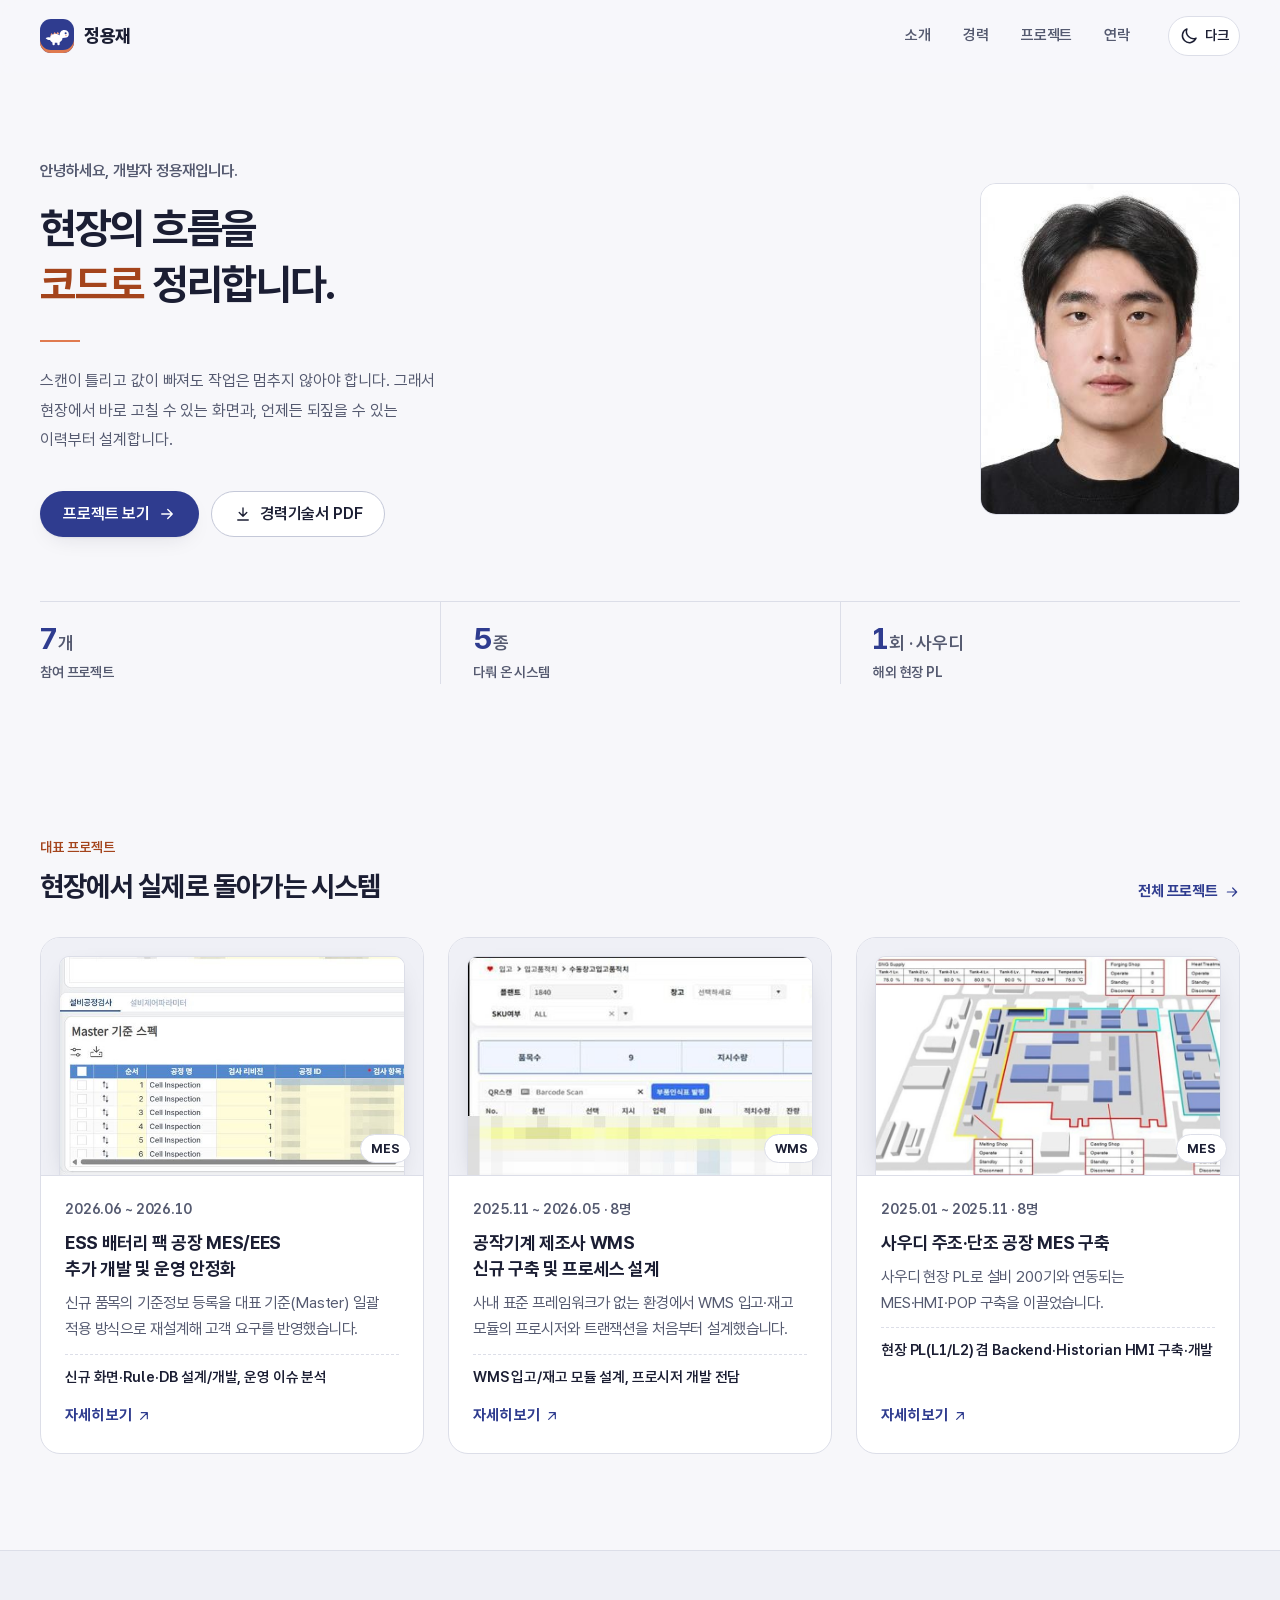
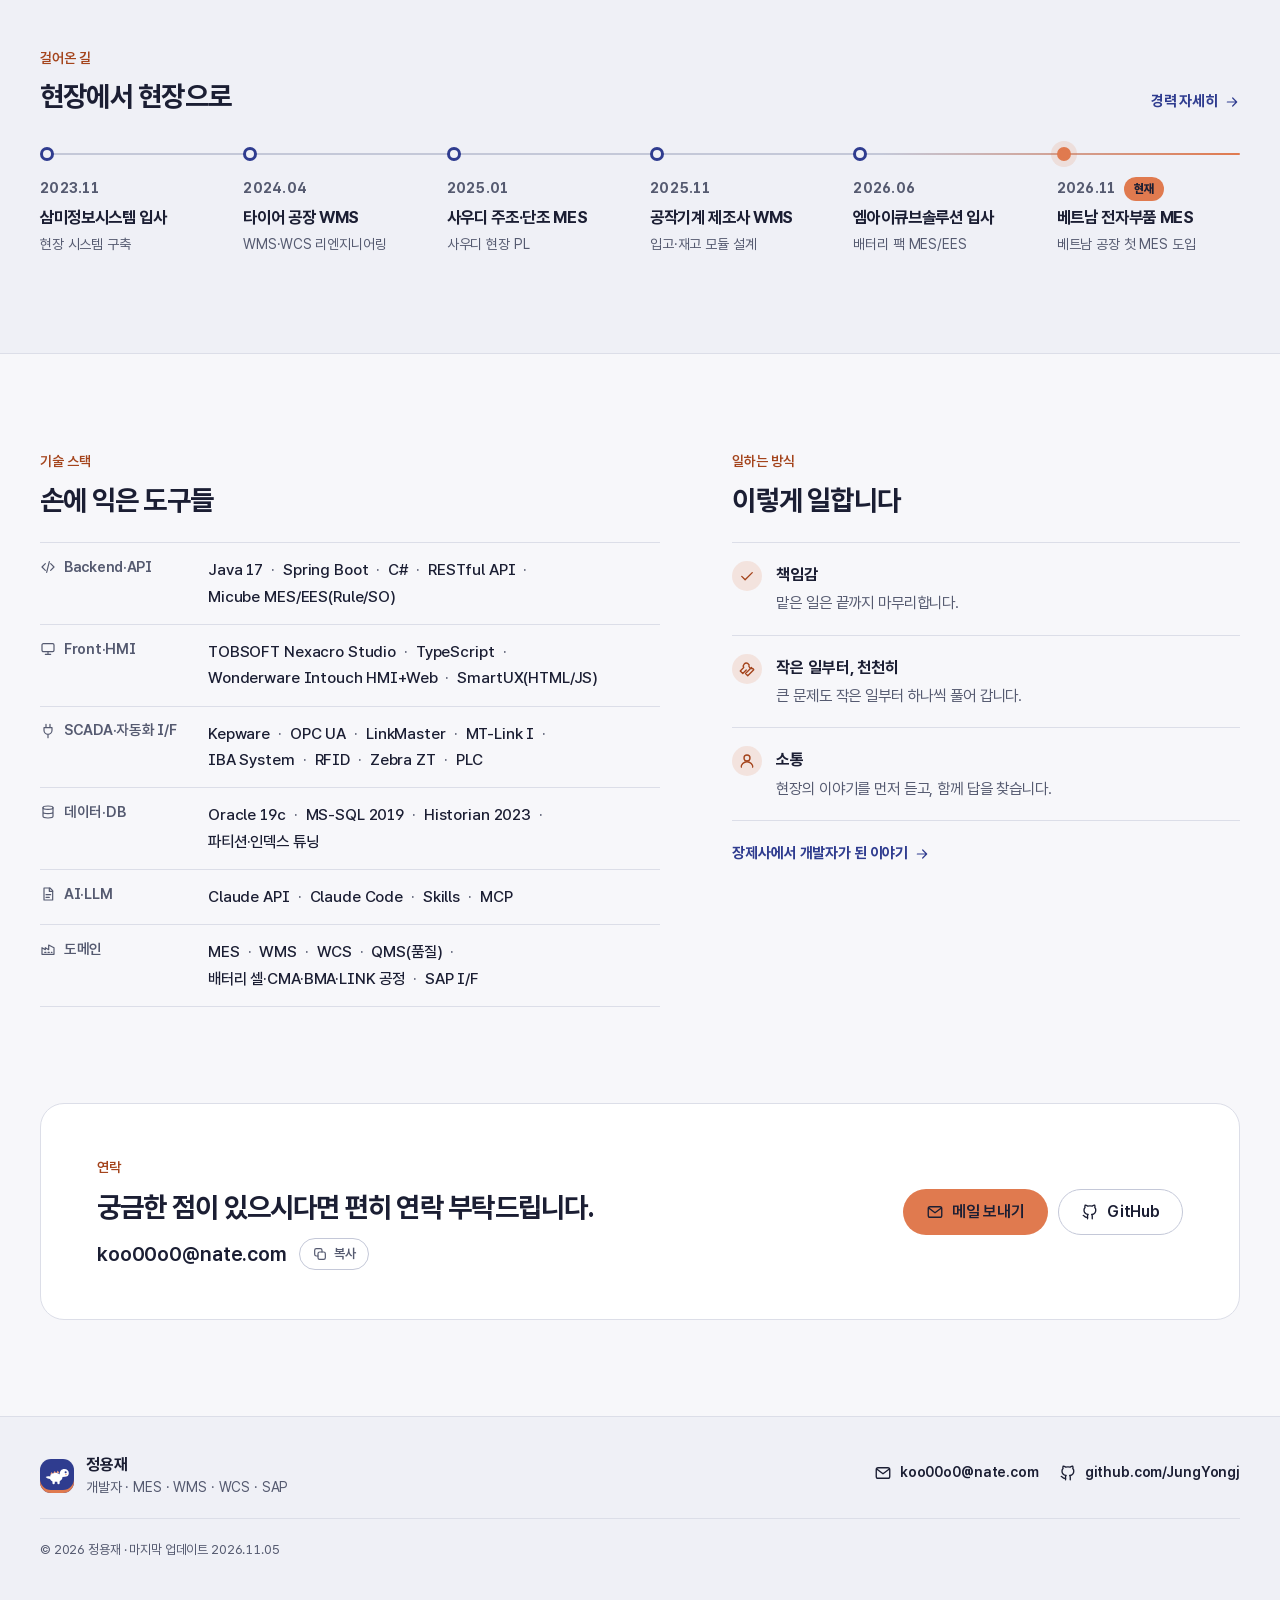
<file: index.html>
<!DOCTYPE html>
<html lang="ko"><head><meta charset="utf-8">
    <meta name="viewport" content="width=device-width, initial-scale=1.0">
    <meta name="color-scheme" content="light dark">
    <meta property="og:url" content="https://jungyongj.github.io/" />
    <meta property="og:type" content="website">
    <meta property="og:site_name" content="정용재 포트폴리오">
    <meta property="og:locale" content="ko_KR">
    <meta property="og:title" content="정용재 · 제조 현장 시스템 개발자">
    <meta property="og:description" content="현장의 흐름을 코드로 정리합니다 · MES · WMS · WCS · HMI · SAP 연동">
    <meta property="og:image" content="https://jungyongj.github.io/media/og-card.png">
    <meta name="theme-color" content="#2F3C8F"><meta name="robots" content="noindex, nofollow"><script src="js/theme.h8z3tpxftx.js"></script>
    
    <link rel="stylesheet" href="css/tokens.ky7bestf1s.css" />
    <link rel="stylesheet" href="app.daffh3dbuv.css" />
    <link rel="stylesheet" href="Portfolio.Web.n6bfeco9po.styles.css" />
    <link rel="icon" href="favicon.pjfcrfaqp0.svg" type="image/svg&#x2B;xml" />
    <title>정용재 · 개발자 포트폴리오</title><meta name="description" content="제조 현장의 흐름을 시스템으로 옮기는 개발자 정용재의 포트폴리오 · MES · WMS · WCS · SAP 연동"></head>

<body><div class="intro" aria-hidden="true" b-naqy9it6a0><div class="intro-glow" b-naqy9it6a0></div>
    <div class="intro-center" b-naqy9it6a0><span class="intro-mark" b-naqy9it6a0><svg class="intro-frame" viewBox="0 0 72 72" width="72" height="72" focusable="false" b-naqy9it6a0><rect x="2" y="2" width="68" height="68" rx="22" pathLength="1" b-naqy9it6a0></rect></svg>
            <svg class="intro-night" viewBox="20 20 32 32" width="38" height="38" focusable="false" b-naqy9it6a0><path class="intro-moon" d="M34.63 25.01 A12 12 0 1 0 46.8 39.2 A9.5 9.5 0 0 1 34.63 25.01 Z" b-naqy9it6a0></path>
                <path class="intro-spark" d="M46 22.5 Q46.7 27.3 51.5 28 Q46.7 28.7 46 33.5 Q45.3 28.7 40.5 28 Q45.3 27.3 46 22.5 Z" b-naqy9it6a0></path></svg></span>
        <span class="intro-name" b-naqy9it6a0>정용재</span>
        <span class="intro-line" b-naqy9it6a0></span>
        <span class="intro-tag" b-naqy9it6a0>현장의 흐름을 코드로</span>
        <span class="intro-walk" b-naqy9it6a0><span class="intro-dino" b-naqy9it6a0><svg viewBox="0 0 40 29" width="34" height="25" focusable="false" b-naqy9it6a0><rect class="dino-leg leg-a" x="13" y="21.5" width="3.6" height="6.5" rx="1.8" b-naqy9it6a0></rect>
            <rect class="dino-leg leg-b" x="20.5" y="21.5" width="3.6" height="6.5" rx="1.8" b-naqy9it6a0></rect>
            <g class="dino-body" b-naqy9it6a0><path class="dino-spike" d="M9.5 13 l2.3-3.8 l2.3 3.8z M14.2 11.2 l2.3-3.8 l2.3 3.8z M18.9 10.8 l2.3-3.8 l2.3 3.8z" b-naqy9it6a0></path>
            <path class="dino-skin" d="M2.5 17 C4.5 15.4 7.5 15.6 9.6 16.2 C9.4 12.4 13 10.6 18 10.6 C21 10.6 22.9 11.5 24 12.8 C24.2 8 26.8 4.6 31.2 4.6 C35.6 4.6 38.2 7.6 38.2 11.1 C38.2 14.6 35.6 16.6 32.2 16.6 L28.4 16.8 C28.6 21.4 24.4 24.2 18.2 24.2 C12.4 24.2 9.8 21.8 9.3 19.8 C7.1 19.8 4.3 19.1 2.5 17 Z" b-naqy9it6a0></path>
            <ellipse class="dino-belly" cx="18.6" cy="20.2" rx="5.8" ry="2.8" b-naqy9it6a0></ellipse>
            <circle class="dino-eye-white" cx="32.6" cy="9.4" r="2.1" b-naqy9it6a0></circle>
            <circle class="dino-eye" cx="33.3" cy="9.5" r="1.15" b-naqy9it6a0></circle>
            <circle class="dino-cheek" cx="33.8" cy="13" r="1.25" b-naqy9it6a0></circle>
            <path class="dino-arm" d="M26.2 17.6 q2 .5 2.6 2.3" b-naqy9it6a0></path></g></svg></span></span></div></div>

<a class="skip-link" href="#main" b-naqy9it6a0>본문으로 건너뛰기</a><header class="site-header"><div class="container header-inner"><a class="brand" href="index.html" aria-label="정용재 홈"><span class="brand-mark" aria-hidden="true"><svg viewBox="0 0 40 29" width="26" height="19" focusable="false"><rect class="bm-skin" x="13" y="21.5" width="3.6" height="6.5" rx="1.8"></rect>
        <rect class="bm-skin" x="20.5" y="21.5" width="3.6" height="6.5" rx="1.8"></rect>
        <path class="bm-spike" d="M9.5 13 l2.3-3.8 l2.3 3.8z M14.2 11.2 l2.3-3.8 l2.3 3.8z M18.9 10.8 l2.3-3.8 l2.3 3.8z"></path>
        <path class="bm-skin" d="M2.5 17 C4.5 15.4 7.5 15.6 9.6 16.2 C9.4 12.4 13 10.6 18 10.6 C21 10.6 22.9 11.5 24 12.8 C24.2 8 26.8 4.6 31.2 4.6 C35.6 4.6 38.2 7.6 38.2 11.1 C38.2 14.6 35.6 16.6 32.2 16.6 L28.4 16.8 C28.6 21.4 24.4 24.2 18.2 24.2 C12.4 24.2 9.8 21.8 9.3 19.8 C7.1 19.8 4.3 19.1 2.5 17 Z"></path>
        <circle class="bm-eye" cx="33.3" cy="9.5" r="1.6"></circle>
        <circle class="bm-spike" cx="33.8" cy="13" r="1.25"></circle></svg></span>
            <span class="brand-name">정용재</span></a>

        <nav class="site-nav" id="site-nav" aria-label="주 메뉴" data-nav><ul><li><a href="about.html">소개</a></li><li><a href="career.html">경력</a></li><li><a href="projects.html">프로젝트</a></li><li><a href="contact.html">연락</a></li></ul></nav>

        <div class="header-actions"><button type="button" class="icon-button theme-button" data-theme-toggle aria-label="어두운 테마로 바꾸기"><svg class="icon show-light" width="20" height="20" viewBox="0 0 24 24" fill="none" stroke="currentColor" stroke-width="1.8" stroke-linecap="round" stroke-linejoin="round" aria-hidden="true" focusable="false"><path d="M20.5 14.5A8.5 8.5 0 0 1 9.5 3.5a8.5 8.5 0 1 0 11 11Z"></path></svg>
                <svg class="icon show-dark" width="20" height="20" viewBox="0 0 24 24" fill="none" stroke="currentColor" stroke-width="1.8" stroke-linecap="round" stroke-linejoin="round" aria-hidden="true" focusable="false"><circle cx="12" cy="12" r="4"></circle>
            <path d="M12 2v2M12 20v2M4.9 4.9l1.4 1.4M17.7 17.7l1.4 1.4M2 12h2M20 12h2M4.9 19.1l1.4-1.4M17.7 6.3l1.4-1.4"></path></svg>
                <span class="theme-label" data-theme-label>다크</span></button>
            <button type="button" class="icon-button menu-button" data-menu-toggle aria-controls="site-nav" aria-expanded="false" aria-label="메뉴 열기"><svg class="icon when-closed" width="20" height="20" viewBox="0 0 24 24" fill="none" stroke="currentColor" stroke-width="1.8" stroke-linecap="round" stroke-linejoin="round" aria-hidden="true" focusable="false"><path d="M4 7h16M4 12h16M4 17h16"></path></svg>
                <svg class="icon when-open" width="20" height="20" viewBox="0 0 24 24" fill="none" stroke="currentColor" stroke-width="1.8" stroke-linecap="round" stroke-linejoin="round" aria-hidden="true" focusable="false"><path d="M6 6l12 12M18 6L6 18"></path></svg></button></div></div></header>
<div class="menu-scrim" data-menu-scrim hidden b-naqy9it6a0></div>

<main id="main" tabindex="-1" b-naqy9it6a0>


<section class="hero" aria-labelledby="hero-title"><div class="hero-glow" aria-hidden="true"></div>
    <div class="container hero-inner"><div class="hero-copy"><h1 id="hero-title" class="hero-title reveal"><span class="hero-hi">안녕하세요, 개발자 정용재입니다.</span>
                현장의 흐름을<br class="br-wide"> <span class="ink-accent">코드로</span> 정리합니다.
            </h1>
            <p class="hero-lead reveal">
                스캔이 틀리고 값이 빠져도 작업은 멈추지 않아야 합니다.
                그래서 현장에서 바로 고칠 수 있는 화면과, 언제든 되짚을 수 있는 이력부터 설계합니다.
            </p>

            <div class="hero-actions reveal"><a class="btn btn-primary" href="projects.html">
                    프로젝트 보기 <svg class="icon " width="18" height="18" viewBox="0 0 24 24" fill="none" stroke="currentColor" stroke-width="1.8" stroke-linecap="round" stroke-linejoin="round" aria-hidden="true" focusable="false"><path d="M5 12h14M13 6l6 6-6 6"></path></svg></a>
                <a class="btn btn-ghost" href="files/resume.pdf" target="_blank" rel="noopener"><svg class="icon " width="18" height="18" viewBox="0 0 24 24" fill="none" stroke="currentColor" stroke-width="1.8" stroke-linecap="round" stroke-linejoin="round" aria-hidden="true" focusable="false"><path d="M12 4v11M7 10l5 5 5-5M5 20h14"></path></svg> 경력기술서 PDF
                </a></div></div>

        <figure class="hero-photo reveal"><img src="media/profile.jpg" width="312" height="399" alt="정용재 프로필 사진" fetchpriority="high"></figure></div>

    <div class="container"><dl class="stats reveal" aria-label="숫자로 보는 경력"><div class="stat"><dt>참여 프로젝트</dt>
                <dd><span class="stat-value">7</span><span class="stat-unit">개</span></dd></div>
            <div class="stat"><dt>다뤄 온 시스템</dt>
                <dd><span class="stat-value">5</span><span class="stat-unit">종</span></dd></div>
            <div class="stat"><dt>해외 현장 PL</dt>
                <dd><span class="stat-value">1</span><span class="stat-unit">회 · 사우디</span></dd></div></dl></div></section>

<section class="section container" aria-labelledby="featured-title"><header class="section-head reveal"><p class="section-kicker">대표 프로젝트</p>
        <h2 id="featured-title">현장에서 실제로 돌아가는 시스템</h2>
        <a class="link-more" href="projects.html">전체 프로젝트 <svg class="icon " width="16" height="16" viewBox="0 0 24 24" fill="none" stroke="currentColor" stroke-width="1.8" stroke-linecap="round" stroke-linejoin="round" aria-hidden="true" focusable="false"><path d="M5 12h14M13 6l6 6-6 6"></path></svg></a></header>

    <ul class="project-grid"><li class="reveal"><a class="project-card" href="project-battery-pack-mes.html"><div class="project-cover has-shot" aria-hidden="true"><img src="media/projects/card/battery-pack-mes.jpg" alt loading="lazy" />
        <span class="cover-chip">MES</span></div>
                    <div class="project-body"><p class="project-period"><time>2026.06 ~ 2026.10</time></p>
                        <h3>ESS 배터리 팩 공장 MES/EES 추가 개발 및 운영 안정화</h3>
                        <p class="project-summary">신규 품목의 기준정보 등록을 대표 기준(Master) 일괄 적용 방식으로 재설계해 고객 요구를 반영했습니다.</p>
                        <p class="project-impact">신규 화면·Rule·DB 설계/개발, 운영 이슈 분석</p>
                        <span class="project-go">자세히 보기 <svg class="icon " width="16" height="16" viewBox="0 0 24 24" fill="none" stroke="currentColor" stroke-width="1.8" stroke-linecap="round" stroke-linejoin="round" aria-hidden="true" focusable="false"><path d="M7 17 17 7M8 7h9v9"></path></svg></span></div></a></li><li class="reveal"><a class="project-card" href="project-wms-inbound-design.html"><div class="project-cover has-shot" aria-hidden="true"><img src="media/projects/card/wms-inbound-design.jpg" alt loading="lazy" />
        <span class="cover-chip">WMS</span></div>
                    <div class="project-body"><p class="project-period"><time>2025.11 ~ 2026.05</time> · 8명</p>
                        <h3>공작기계 제조사 WMS 신규 구축 및 프로세스 설계</h3>
                        <p class="project-summary">사내 표준 프레임워크가 없는 환경에서 WMS 입고·재고 모듈의 프로시저와 트랜잭션을 처음부터 설계했습니다.</p>
                        <p class="project-impact">WMS 입고/재고 모듈 설계, 프로시저 개발 전담</p>
                        <span class="project-go">자세히 보기 <svg class="icon " width="16" height="16" viewBox="0 0 24 24" fill="none" stroke="currentColor" stroke-width="1.8" stroke-linecap="round" stroke-linejoin="round" aria-hidden="true" focusable="false"><path d="M7 17 17 7M8 7h9v9"></path></svg></span></div></a></li><li class="reveal"><a class="project-card" href="project-casting-forging-mes.html"><div class="project-cover has-shot" aria-hidden="true"><img src="media/projects/card/casting-forging-mes.jpg" alt loading="lazy" />
        <span class="cover-chip">MES</span></div>
                    <div class="project-body"><p class="project-period"><time>2025.01 ~ 2025.11</time> · 8명</p>
                        <h3>사우디 주조·단조 공장 MES 구축</h3>
                        <p class="project-summary">사우디 현장 PL로 설비 200기와 연동되는 MES·HMI·POP 구축을 이끌었습니다.</p>
                        <p class="project-impact">현장 PL(L1/L2) 겸 Backend·Historian HMI 구축·개발</p>
                        <span class="project-go">자세히 보기 <svg class="icon " width="16" height="16" viewBox="0 0 24 24" fill="none" stroke="currentColor" stroke-width="1.8" stroke-linecap="round" stroke-linejoin="round" aria-hidden="true" focusable="false"><path d="M7 17 17 7M8 7h9v9"></path></svg></span></div></a></li></ul>
    <a class="link-more under m-only" href="projects.html">전체 프로젝트 <svg class="icon " width="16" height="16" viewBox="0 0 24 24" fill="none" stroke="currentColor" stroke-width="1.8" stroke-linecap="round" stroke-linejoin="round" aria-hidden="true" focusable="false"><path d="M5 12h14M13 6l6 6-6 6"></path></svg></a></section>

<section class="section section-band" aria-labelledby="timeline-title"><div class="container"><header class="section-head reveal"><p class="section-kicker">걸어온 길</p>
            <h2 id="timeline-title">현장에서 현장으로</h2>
            <a class="link-more" href="career.html">경력 자세히 <svg class="icon " width="16" height="16" viewBox="0 0 24 24" fill="none" stroke="currentColor" stroke-width="1.8" stroke-linecap="round" stroke-linejoin="round" aria-hidden="true" focusable="false"><path d="M5 12h14M13 6l6 6-6 6"></path></svg></a></header>

        <ol class="timeline reveal"><li class="timeline-item "><span class="timeline-dot" aria-hidden="true"></span>
                    <span class="timeline-date"><time>2023.11</time></span>
                    <strong class="timeline-title">삼미정보시스템 입사</strong>
                    <span class="timeline-desc">현장 시스템 구축</span></li><li class="timeline-item "><span class="timeline-dot" aria-hidden="true"></span>
                    <span class="timeline-date"><time>2024.04</time></span>
                    <strong class="timeline-title">타이어 공장 WMS</strong>
                    <span class="timeline-desc">WMS·WCS 리엔지니어링</span></li><li class="timeline-item "><span class="timeline-dot" aria-hidden="true"></span>
                    <span class="timeline-date"><time>2025.01</time></span>
                    <strong class="timeline-title">사우디 주조·단조 MES</strong>
                    <span class="timeline-desc">사우디 현장 PL</span></li><li class="timeline-item "><span class="timeline-dot" aria-hidden="true"></span>
                    <span class="timeline-date"><time>2025.11</time></span>
                    <strong class="timeline-title">공작기계 제조사 WMS</strong>
                    <span class="timeline-desc">입고·재고 모듈 설계</span></li><li class="timeline-item "><span class="timeline-dot" aria-hidden="true"></span>
                    <span class="timeline-date"><time>2026.06</time></span>
                    <strong class="timeline-title">엠아이큐브솔루션 입사</strong>
                    <span class="timeline-desc">배터리 팩 MES/EES</span></li><li class="timeline-item is-current"><span class="timeline-dot" aria-hidden="true"></span>
                    <span class="timeline-date"><time>2026.11</time><span class="pill-now">현재</span></span>
                    <strong class="timeline-title">베트남 전자부품 MES</strong>
                    <span class="timeline-desc">베트남 공장 첫 MES 도입</span></li></ol>
        <a class="link-more under m-only" href="career.html">경력 자세히 <svg class="icon " width="16" height="16" viewBox="0 0 24 24" fill="none" stroke="currentColor" stroke-width="1.8" stroke-linecap="round" stroke-linejoin="round" aria-hidden="true" focusable="false"><path d="M5 12h14M13 6l6 6-6 6"></path></svg></a></div></section>

<section class="section container split" aria-label="기술 스택과 일하는 방식"><div class="reveal"><header class="section-head compact"><p class="section-kicker">기술 스택</p>
            <h2>손에 익은 도구들</h2></header>
        <div class="skill-groups"><div class="skill-group"><h3><svg class="icon " width="16" height="16" viewBox="0 0 24 24" fill="none" stroke="currentColor" stroke-width="1.8" stroke-linecap="round" stroke-linejoin="round" aria-hidden="true" focusable="false"><path d="m8 7-5 5 5 5M16 7l5 5-5 5M14 4l-4 16"></path></svg> Backend·API</h3>
                    <ul class="chips"><li>Java 17</li><li>Spring Boot</li><li>C#</li><li>RESTful API</li><li>Micube MES/EES(Rule/SO)</li></ul></div><div class="skill-group"><h3><svg class="icon " width="16" height="16" viewBox="0 0 24 24" fill="none" stroke="currentColor" stroke-width="1.8" stroke-linecap="round" stroke-linejoin="round" aria-hidden="true" focusable="false"><rect x="3" y="4" width="18" height="12" rx="2"></rect>
            <path d="M8 20h8M12 16v4"></path></svg> Front·HMI</h3>
                    <ul class="chips"><li>TOBSOFT Nexacro Studio</li><li>TypeScript</li><li>Wonderware Intouch HMI&#x2B;Web</li><li>SmartUX(HTML/JS)</li></ul></div><div class="skill-group"><h3><svg class="icon " width="16" height="16" viewBox="0 0 24 24" fill="none" stroke="currentColor" stroke-width="1.8" stroke-linecap="round" stroke-linejoin="round" aria-hidden="true" focusable="false"><path d="M9 2v5M15 2v5M6 7h12v4a6 6 0 0 1-12 0ZM12 17v5"></path></svg> SCADA·자동화 I/F</h3>
                    <ul class="chips"><li>Kepware</li><li>OPC UA</li><li>LinkMaster</li><li>MT-Link I</li><li>IBA System</li><li>RFID</li><li>Zebra ZT</li><li>PLC</li></ul></div><div class="skill-group"><h3><svg class="icon " width="16" height="16" viewBox="0 0 24 24" fill="none" stroke="currentColor" stroke-width="1.8" stroke-linecap="round" stroke-linejoin="round" aria-hidden="true" focusable="false"><ellipse cx="12" cy="5.5" rx="7.5" ry="2.5"></ellipse>
            <path d="M4.5 5.5v13c0 1.4 3.4 2.5 7.5 2.5s7.5-1.1 7.5-2.5v-13M4.5 12c0 1.4 3.4 2.5 7.5 2.5s7.5-1.1 7.5-2.5"></path></svg> 데이터·DB</h3>
                    <ul class="chips"><li>Oracle 19c</li><li>MS-SQL 2019</li><li>Historian 2023</li><li>파티션·인덱스 튜닝</li></ul></div><div class="skill-group"><h3><svg class="icon " width="16" height="16" viewBox="0 0 24 24" fill="none" stroke="currentColor" stroke-width="1.8" stroke-linecap="round" stroke-linejoin="round" aria-hidden="true" focusable="false"><path d="M6 3h9l4 4v14H6Z"></path>
            <path d="M14 3v5h5M9 13h7M9 17h5"></path></svg> AI·LLM</h3>
                    <ul class="chips"><li>Claude API</li><li>Claude Code</li><li>Skills</li><li>MCP</li></ul></div><div class="skill-group"><h3><svg class="icon " width="16" height="16" viewBox="0 0 24 24" fill="none" stroke="currentColor" stroke-width="1.8" stroke-linecap="round" stroke-linejoin="round" aria-hidden="true" focusable="false"><path d="M3 20V10l5 3V10l5 3V6l8 4v10Z"></path>
            <path d="M7 17h2M12 17h2M17 17h1"></path></svg> 도메인</h3>
                    <ul class="chips"><li>MES</li><li>WMS</li><li>WCS</li><li>QMS(품질)</li><li>배터리 셀·CMA·BMA·LINK 공정</li><li>SAP I/F</li></ul></div></div></div>

    <div class="reveal"><header class="section-head compact"><p class="section-kicker">일하는 방식</p>
            <h2>이렇게 일합니다</h2></header>
        <ul class="story-values home-values"><li><svg class="icon " width="18" height="18" viewBox="0 0 24 24" fill="none" stroke="currentColor" stroke-width="1.8" stroke-linecap="round" stroke-linejoin="round" aria-hidden="true" focusable="false"><path d="m5 12.5 4.5 4.5L19 7.5"></path></svg><span><strong>책임감</strong>맡은 일은 끝까지 마무리합니다.</span></li>
            <li><svg class="icon " width="18" height="18" viewBox="0 0 24 24" fill="none" stroke="currentColor" stroke-width="1.8" stroke-linecap="round" stroke-linejoin="round" aria-hidden="true" focusable="false"><path d="M14.7 6.3a4 4 0 0 0 5 5L21 13l-8 8-3-3 8-8M14.7 6.3 13 4.6a4 4 0 0 0-5.4 5.4L3 14.6 6.4 18l4.6-4.6"></path></svg><span><strong>작은 일부터, 천천히</strong>큰 문제도 작은 일부터 하나씩 풀어 갑니다.</span></li>
            <li><svg class="icon " width="18" height="18" viewBox="0 0 24 24" fill="none" stroke="currentColor" stroke-width="1.8" stroke-linecap="round" stroke-linejoin="round" aria-hidden="true" focusable="false"><circle cx="12" cy="8" r="4"></circle>
            <path d="M4 21a8 8 0 0 1 16 0"></path></svg><span><strong>소통</strong>현장의 이야기를 먼저 듣고, 함께 답을 찾습니다.</span></li></ul>
        <a class="link-more home-story-link" href="about.html">장제사에서 개발자가 된 이야기 <svg class="icon " width="16" height="16" viewBox="0 0 24 24" fill="none" stroke="currentColor" stroke-width="1.8" stroke-linecap="round" stroke-linejoin="round" aria-hidden="true" focusable="false"><path d="M5 12h14M13 6l6 6-6 6"></path></svg></a></div></section>

<section class="section section-contact container" aria-labelledby="contact-title"><div class="contact-card reveal"><div><p class="section-kicker">연락</p>
            <h2 id="contact-title">궁금한 점이 있으시다면 편히 연락 부탁드립니다.</h2>
            <p class="contact-mail"><span data-copy-source>koo00o0@nate.com</span>
                <button type="button" class="copy-button" data-copy aria-label="메일 주소 복사"><svg class="icon " width="16" height="16" viewBox="0 0 24 24" fill="none" stroke="currentColor" stroke-width="1.8" stroke-linecap="round" stroke-linejoin="round" aria-hidden="true" focusable="false"><rect x="9" y="9" width="11" height="11" rx="2.5"></rect>
            <path d="M15 9V6.5A2.5 2.5 0 0 0 12.5 4h-6A2.5 2.5 0 0 0 4 6.5v6A2.5 2.5 0 0 0 6.5 15H9"></path></svg> <span data-copy-label>복사</span></button></p></div>
        <div class="contact-actions"><a class="btn btn-accent" href="mailto:koo00o0@nate.com"><svg class="icon " width="18" height="18" viewBox="0 0 24 24" fill="none" stroke="currentColor" stroke-width="1.8" stroke-linecap="round" stroke-linejoin="round" aria-hidden="true" focusable="false"><rect x="3" y="5" width="18" height="14" rx="2.5"></rect>
            <path d="m4 7 8 6 8-6"></path></svg> 메일 보내기
            </a>
            <a class="btn btn-ghost" href="https://github.com/JungYongj" rel="noopener" target="_blank"><svg class="icon " width="18" height="18" viewBox="0 0 24 24" fill="none" stroke="currentColor" stroke-width="1.8" stroke-linecap="round" stroke-linejoin="round" aria-hidden="true" focusable="false"><path d="M9 19c-4 1.2-4-2-6-2.5M15 21v-3.4a3 3 0 0 0-.8-2.3c2.7-.3 5.5-1.3 5.5-6a4.6 4.6 0 0 0-1.3-3.2 4.3 4.3 0 0 0-.1-3.2s-1-.3-3.4 1.3a11.6 11.6 0 0 0-6 0C6.5 2.6 5.5 2.9 5.5 2.9a4.3 4.3 0 0 0-.1 3.2A4.6 4.6 0 0 0 4 9.3c0 4.6 2.8 5.6 5.5 6a3 3 0 0 0-.8 2.3V21"></path></svg> GitHub
            </a></div></div></section></main>

<footer class="site-footer"><div class="container footer-inner"><div class="footer-id"><span class="brand-mark" aria-hidden="true"><svg viewBox="0 0 40 29" width="26" height="19" focusable="false"><rect class="bm-skin" x="13" y="21.5" width="3.6" height="6.5" rx="1.8"></rect>
        <rect class="bm-skin" x="20.5" y="21.5" width="3.6" height="6.5" rx="1.8"></rect>
        <path class="bm-spike" d="M9.5 13 l2.3-3.8 l2.3 3.8z M14.2 11.2 l2.3-3.8 l2.3 3.8z M18.9 10.8 l2.3-3.8 l2.3 3.8z"></path>
        <path class="bm-skin" d="M2.5 17 C4.5 15.4 7.5 15.6 9.6 16.2 C9.4 12.4 13 10.6 18 10.6 C21 10.6 22.9 11.5 24 12.8 C24.2 8 26.8 4.6 31.2 4.6 C35.6 4.6 38.2 7.6 38.2 11.1 C38.2 14.6 35.6 16.6 32.2 16.6 L28.4 16.8 C28.6 21.4 24.4 24.2 18.2 24.2 C12.4 24.2 9.8 21.8 9.3 19.8 C7.1 19.8 4.3 19.1 2.5 17 Z"></path>
        <circle class="bm-eye" cx="33.3" cy="9.5" r="1.6"></circle>
        <circle class="bm-spike" cx="33.8" cy="13" r="1.25"></circle></svg></span>
            <div><strong>정용재</strong>
                <span class="muted">개발자 · MES · WMS · WCS · SAP</span></div></div>
        <ul class="footer-links"><li><a href="mailto:koo00o0@nate.com"><svg class="icon " width="18" height="18" viewBox="0 0 24 24" fill="none" stroke="currentColor" stroke-width="1.8" stroke-linecap="round" stroke-linejoin="round" aria-hidden="true" focusable="false"><rect x="3" y="5" width="18" height="14" rx="2.5"></rect>
            <path d="m4 7 8 6 8-6"></path></svg><span>koo00o0@nate.com</span></a></li>
            <li><a href="https://github.com/JungYongj" rel="noopener" target="_blank"><svg class="icon " width="18" height="18" viewBox="0 0 24 24" fill="none" stroke="currentColor" stroke-width="1.8" stroke-linecap="round" stroke-linejoin="round" aria-hidden="true" focusable="false"><path d="M9 19c-4 1.2-4-2-6-2.5M15 21v-3.4a3 3 0 0 0-.8-2.3c2.7-.3 5.5-1.3 5.5-6a4.6 4.6 0 0 0-1.3-3.2 4.3 4.3 0 0 0-.1-3.2s-1-.3-3.4 1.3a11.6 11.6 0 0 0-6 0C6.5 2.6 5.5 2.9 5.5 2.9a4.3 4.3 0 0 0-.1 3.2A4.6 4.6 0 0 0 4 9.3c0 4.6 2.8 5.6 5.5 6a3 3 0 0 0-.8 2.3V21"></path></svg><span>github.com/JungYongj</span></a></li></ul>
        <p class="footer-meta muted">© 2026 정용재 · 마지막 업데이트 <time>2026.11.05</time></p></div></footer>

<div id="blazor-error-ui" data-nosnippet b-naqy9it6a0>
    문제가 발생했습니다.
    <a href="index.html" class="reload" b-naqy9it6a0>다시 불러오기</a>
    <span class="dismiss" b-naqy9it6a0>✕</span></div>
        <blazor-focus-on-navigate selector="h1"></blazor-focus-on-navigate>
    <script src="js/site.bggxq6guwe.js" defer></script></body></html>
</file>
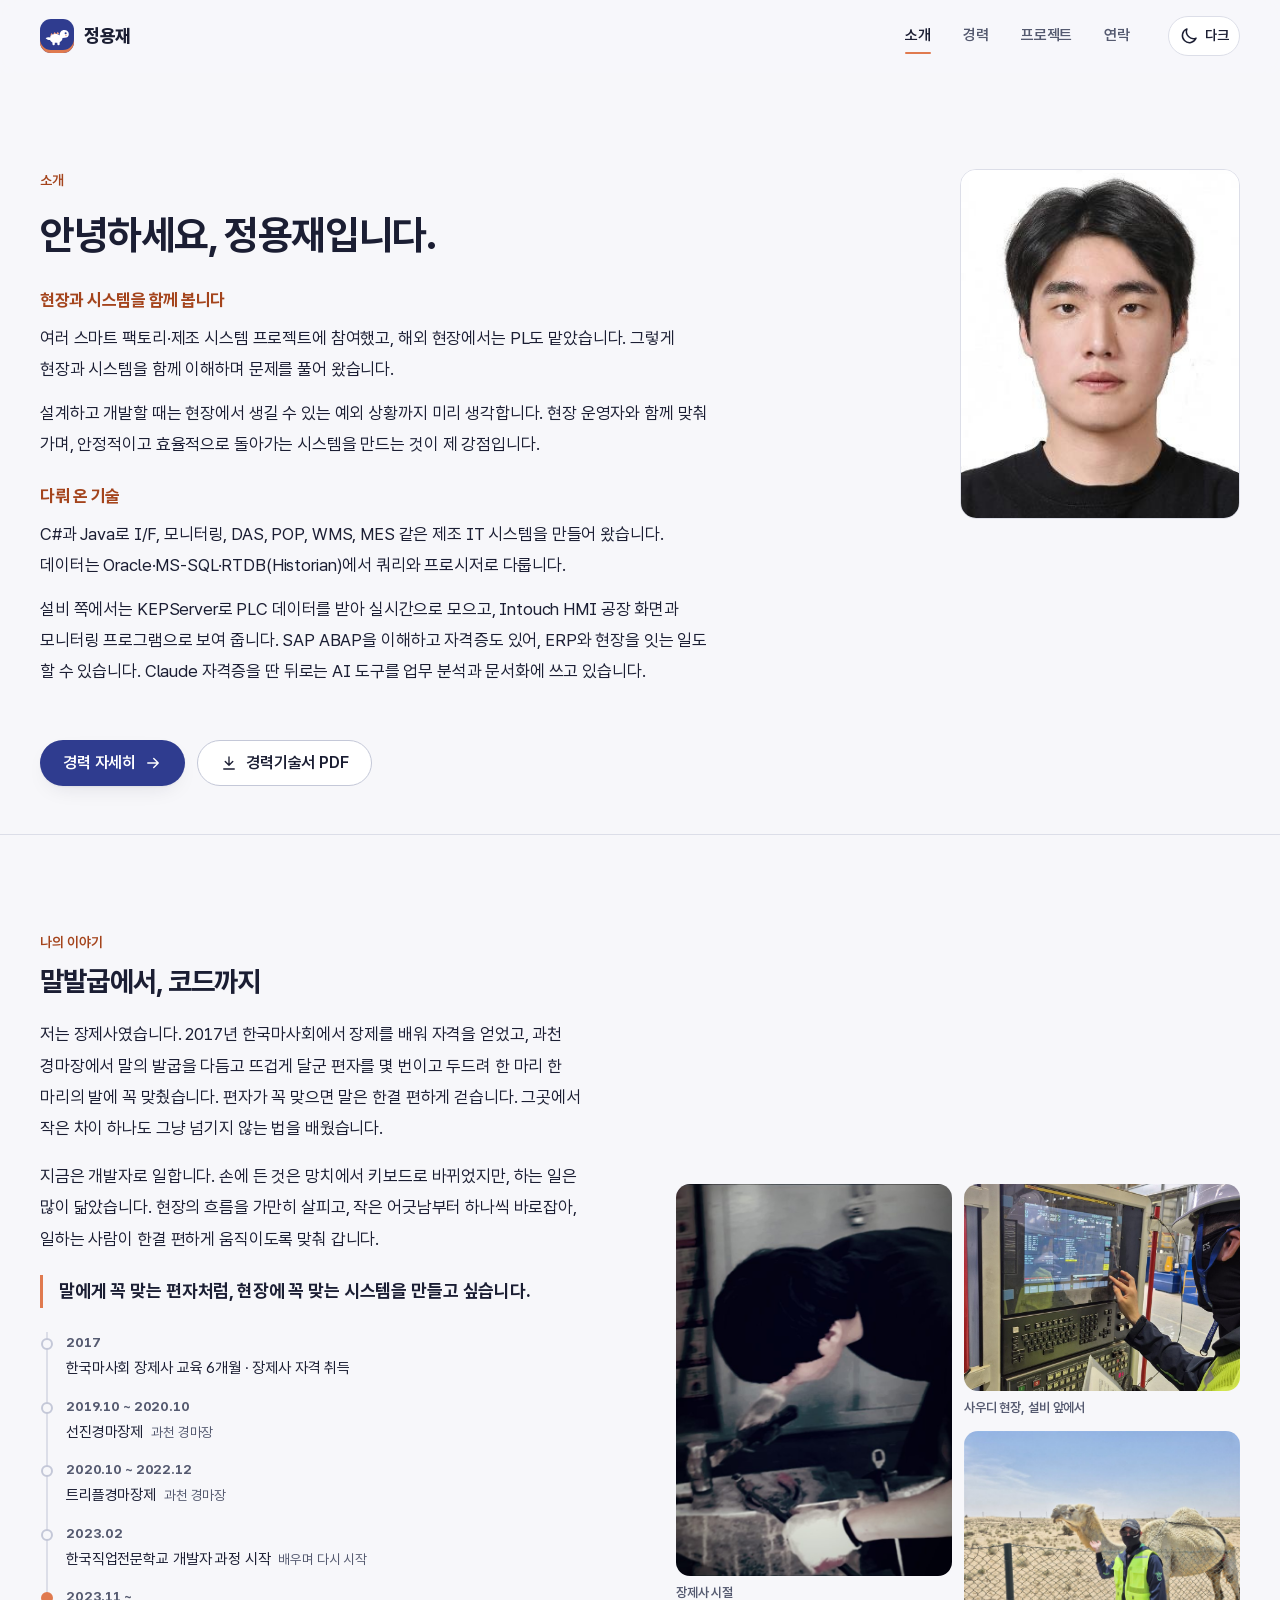
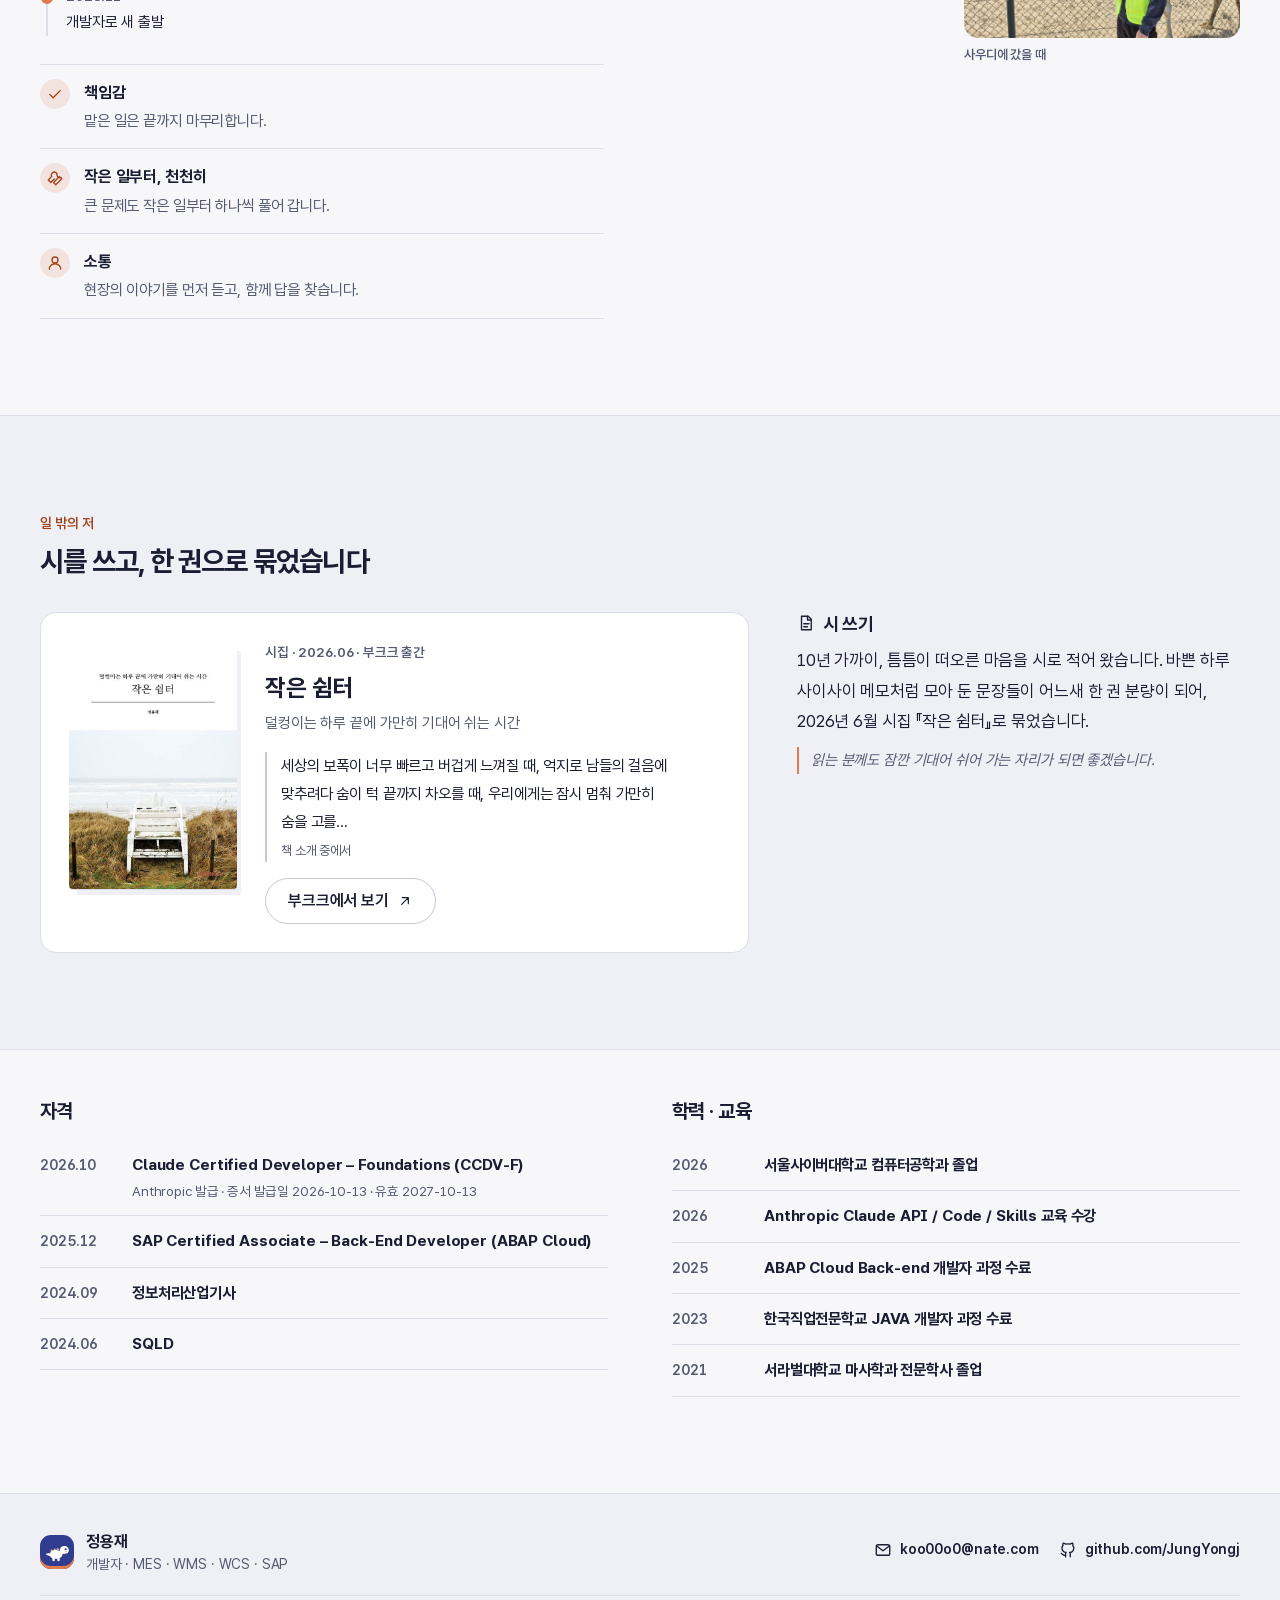
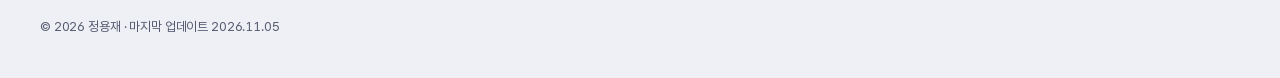
<file: about.html>
<!DOCTYPE html>
<html lang="ko"><head><meta charset="utf-8">
    <meta name="viewport" content="width=device-width, initial-scale=1.0">
    <meta name="color-scheme" content="light dark">
    <meta property="og:url" content="https://jungyongj.github.io/" />
    <meta property="og:type" content="website">
    <meta property="og:site_name" content="정용재 포트폴리오">
    <meta property="og:locale" content="ko_KR">
    <meta property="og:title" content="정용재 · 제조 현장 시스템 개발자">
    <meta property="og:description" content="현장의 흐름을 코드로 정리합니다 · MES · WMS · WCS · HMI · SAP 연동">
    <meta property="og:image" content="https://jungyongj.github.io/media/og-card.png">
    <meta name="theme-color" content="#2F3C8F"><meta name="robots" content="noindex, nofollow"><script src="js/theme.h8z3tpxftx.js"></script>
    
    <link rel="stylesheet" href="css/tokens.ky7bestf1s.css" />
    <link rel="stylesheet" href="app.daffh3dbuv.css" />
    <link rel="stylesheet" href="Portfolio.Web.n6bfeco9po.styles.css" />
    <link rel="icon" href="favicon.pjfcrfaqp0.svg" type="image/svg&#x2B;xml" />
    <title>소개 · 정용재</title><meta name="description" content="제조 현장의 흐름을 시스템으로 옮기는 개발자 정용재 소개 · 일하는 방식 · 자격과 학력 · 시집 『작은 쉼터』"></head>

<body><div class="intro" aria-hidden="true" b-naqy9it6a0><div class="intro-glow" b-naqy9it6a0></div>
    <div class="intro-center" b-naqy9it6a0><span class="intro-mark" b-naqy9it6a0><svg class="intro-frame" viewBox="0 0 72 72" width="72" height="72" focusable="false" b-naqy9it6a0><rect x="2" y="2" width="68" height="68" rx="22" pathLength="1" b-naqy9it6a0></rect></svg>
            <svg class="intro-night" viewBox="20 20 32 32" width="38" height="38" focusable="false" b-naqy9it6a0><path class="intro-moon" d="M34.63 25.01 A12 12 0 1 0 46.8 39.2 A9.5 9.5 0 0 1 34.63 25.01 Z" b-naqy9it6a0></path>
                <path class="intro-spark" d="M46 22.5 Q46.7 27.3 51.5 28 Q46.7 28.7 46 33.5 Q45.3 28.7 40.5 28 Q45.3 27.3 46 22.5 Z" b-naqy9it6a0></path></svg></span>
        <span class="intro-name" b-naqy9it6a0>정용재</span>
        <span class="intro-line" b-naqy9it6a0></span>
        <span class="intro-tag" b-naqy9it6a0>현장의 흐름을 코드로</span>
        <span class="intro-walk" b-naqy9it6a0><span class="intro-dino" b-naqy9it6a0><svg viewBox="0 0 40 29" width="34" height="25" focusable="false" b-naqy9it6a0><rect class="dino-leg leg-a" x="13" y="21.5" width="3.6" height="6.5" rx="1.8" b-naqy9it6a0></rect>
            <rect class="dino-leg leg-b" x="20.5" y="21.5" width="3.6" height="6.5" rx="1.8" b-naqy9it6a0></rect>
            <g class="dino-body" b-naqy9it6a0><path class="dino-spike" d="M9.5 13 l2.3-3.8 l2.3 3.8z M14.2 11.2 l2.3-3.8 l2.3 3.8z M18.9 10.8 l2.3-3.8 l2.3 3.8z" b-naqy9it6a0></path>
            <path class="dino-skin" d="M2.5 17 C4.5 15.4 7.5 15.6 9.6 16.2 C9.4 12.4 13 10.6 18 10.6 C21 10.6 22.9 11.5 24 12.8 C24.2 8 26.8 4.6 31.2 4.6 C35.6 4.6 38.2 7.6 38.2 11.1 C38.2 14.6 35.6 16.6 32.2 16.6 L28.4 16.8 C28.6 21.4 24.4 24.2 18.2 24.2 C12.4 24.2 9.8 21.8 9.3 19.8 C7.1 19.8 4.3 19.1 2.5 17 Z" b-naqy9it6a0></path>
            <ellipse class="dino-belly" cx="18.6" cy="20.2" rx="5.8" ry="2.8" b-naqy9it6a0></ellipse>
            <circle class="dino-eye-white" cx="32.6" cy="9.4" r="2.1" b-naqy9it6a0></circle>
            <circle class="dino-eye" cx="33.3" cy="9.5" r="1.15" b-naqy9it6a0></circle>
            <circle class="dino-cheek" cx="33.8" cy="13" r="1.25" b-naqy9it6a0></circle>
            <path class="dino-arm" d="M26.2 17.6 q2 .5 2.6 2.3" b-naqy9it6a0></path></g></svg></span></span></div></div>

<a class="skip-link" href="#main" b-naqy9it6a0>본문으로 건너뛰기</a><header class="site-header"><div class="container header-inner"><a class="brand" href="index.html" aria-label="정용재 홈"><span class="brand-mark" aria-hidden="true"><svg viewBox="0 0 40 29" width="26" height="19" focusable="false"><rect class="bm-skin" x="13" y="21.5" width="3.6" height="6.5" rx="1.8"></rect>
        <rect class="bm-skin" x="20.5" y="21.5" width="3.6" height="6.5" rx="1.8"></rect>
        <path class="bm-spike" d="M9.5 13 l2.3-3.8 l2.3 3.8z M14.2 11.2 l2.3-3.8 l2.3 3.8z M18.9 10.8 l2.3-3.8 l2.3 3.8z"></path>
        <path class="bm-skin" d="M2.5 17 C4.5 15.4 7.5 15.6 9.6 16.2 C9.4 12.4 13 10.6 18 10.6 C21 10.6 22.9 11.5 24 12.8 C24.2 8 26.8 4.6 31.2 4.6 C35.6 4.6 38.2 7.6 38.2 11.1 C38.2 14.6 35.6 16.6 32.2 16.6 L28.4 16.8 C28.6 21.4 24.4 24.2 18.2 24.2 C12.4 24.2 9.8 21.8 9.3 19.8 C7.1 19.8 4.3 19.1 2.5 17 Z"></path>
        <circle class="bm-eye" cx="33.3" cy="9.5" r="1.6"></circle>
        <circle class="bm-spike" cx="33.8" cy="13" r="1.25"></circle></svg></span>
            <span class="brand-name">정용재</span></a>

        <nav class="site-nav" id="site-nav" aria-label="주 메뉴" data-nav><ul><li><a href="about.html" class="is-active" aria-current="page">소개</a></li><li><a href="career.html">경력</a></li><li><a href="projects.html">프로젝트</a></li><li><a href="contact.html">연락</a></li></ul></nav>

        <div class="header-actions"><button type="button" class="icon-button theme-button" data-theme-toggle aria-label="어두운 테마로 바꾸기"><svg class="icon show-light" width="20" height="20" viewBox="0 0 24 24" fill="none" stroke="currentColor" stroke-width="1.8" stroke-linecap="round" stroke-linejoin="round" aria-hidden="true" focusable="false"><path d="M20.5 14.5A8.5 8.5 0 0 1 9.5 3.5a8.5 8.5 0 1 0 11 11Z"></path></svg>
                <svg class="icon show-dark" width="20" height="20" viewBox="0 0 24 24" fill="none" stroke="currentColor" stroke-width="1.8" stroke-linecap="round" stroke-linejoin="round" aria-hidden="true" focusable="false"><circle cx="12" cy="12" r="4"></circle>
            <path d="M12 2v2M12 20v2M4.9 4.9l1.4 1.4M17.7 17.7l1.4 1.4M2 12h2M20 12h2M4.9 19.1l1.4-1.4M17.7 6.3l1.4-1.4"></path></svg>
                <span class="theme-label" data-theme-label>다크</span></button>
            <button type="button" class="icon-button menu-button" data-menu-toggle aria-controls="site-nav" aria-expanded="false" aria-label="메뉴 열기"><svg class="icon when-closed" width="20" height="20" viewBox="0 0 24 24" fill="none" stroke="currentColor" stroke-width="1.8" stroke-linecap="round" stroke-linejoin="round" aria-hidden="true" focusable="false"><path d="M4 7h16M4 12h16M4 17h16"></path></svg>
                <svg class="icon when-open" width="20" height="20" viewBox="0 0 24 24" fill="none" stroke="currentColor" stroke-width="1.8" stroke-linecap="round" stroke-linejoin="round" aria-hidden="true" focusable="false"><path d="M6 6l12 12M18 6L6 18"></path></svg></button></div></div></header>
<div class="menu-scrim" data-menu-scrim hidden b-naqy9it6a0></div>

<main id="main" tabindex="-1" b-naqy9it6a0>


<section class="container page-head about-head"><div class="about-intro"><p class="section-kicker">소개</p>
        <h1>안녕하세요, 정용재입니다.</h1>

        <div class="about-copy" data-kb="intro"><h2 class="about-sub">현장과 시스템을 함께 봅니다</h2>
            <p>여러 스마트 팩토리·제조 시스템 프로젝트에 참여했고, 해외 현장에서는 PL도 맡았습니다. 그렇게 현장과 시스템을 함께 이해하며 문제를 풀어 왔습니다.</p>
            <p>설계하고 개발할 때는 현장에서 생길 수 있는 예외 상황까지 미리 생각합니다. 현장 운영자와 함께 맞춰 가며, 안정적이고 효율적으로 돌아가는 시스템을 만드는 것이 제 강점입니다.</p>

            <h2 class="about-sub">다뤄 온 기술</h2>
            <p>C#과 Java로 I/F, 모니터링, DAS, POP, WMS, MES 같은 제조 IT 시스템을 만들어 왔습니다. 데이터는 Oracle·MS-SQL·RTDB(Historian)에서 쿼리와 프로시저로 다룹니다.</p>
            <p>설비 쪽에서는 KEPServer로 PLC 데이터를 받아 실시간으로 모으고, Intouch HMI 공장 화면과 모니터링 프로그램으로 보여 줍니다. SAP ABAP을 이해하고 자격증도 있어, ERP와 현장을 잇는 일도 할 수 있습니다. Claude 자격증을 딴 뒤로는 AI 도구를 업무 분석과 문서화에 쓰고 있습니다.</p></div>

        <div class="hero-actions"><a class="btn btn-primary" href="career.html">경력 자세히 <svg class="icon " width="18" height="18" viewBox="0 0 24 24" fill="none" stroke="currentColor" stroke-width="1.8" stroke-linecap="round" stroke-linejoin="round" aria-hidden="true" focusable="false"><path d="M5 12h14M13 6l6 6-6 6"></path></svg></a>
            <a class="btn btn-ghost" href="files/resume.pdf" target="_blank" rel="noopener"><svg class="icon " width="18" height="18" viewBox="0 0 24 24" fill="none" stroke="currentColor" stroke-width="1.8" stroke-linecap="round" stroke-linejoin="round" aria-hidden="true" focusable="false"><path d="M12 4v11M7 10l5 5 5-5M5 20h14"></path></svg> 경력기술서 PDF</a></div></div>

    <figure class="about-photo"><img src="media/profile.jpg" width="312" height="399" alt="정용재 프로필 사진"></figure></section>

<section class="section story" aria-labelledby="story-title"><div class="container story-inner"><div class="story-text"><header class="section-head"><p class="section-kicker">나의 이야기</p>
                <h2 id="story-title">말발굽에서, 코드까지</h2></header>
            <p>저는 장제사였습니다. 2017년 한국마사회에서 장제를 배워 자격을 얻었고, 과천 경마장에서 말의 발굽을 다듬고 뜨겁게 달군 편자를 몇 번이고 두드려 한 마리 한 마리의 발에 꼭 맞췄습니다. 편자가 꼭 맞으면 말은 한결 편하게 걷습니다. 그곳에서 작은 차이 하나도 그냥 넘기지 않는 법을 배웠습니다.</p>
            <p>지금은 개발자로 일합니다. 손에 든 것은 망치에서 키보드로 바뀌었지만, 하는 일은 많이 닮았습니다. 현장의 흐름을 가만히 살피고, 작은 어긋남부터 하나씩 바로잡아, 일하는 사람이 한결 편하게 움직이도록 맞춰 갑니다.</p>
            <p class="story-quote">말에게 꼭 맞는 편자처럼, 현장에 꼭 맞는 시스템을 만들고 싶습니다.</p>
            <ol class="story-timeline" aria-label="장제사에서 개발자까지"><li class="reveal"><time>2017</time><span>한국마사회 장제사 교육 6개월 · 장제사 자격 취득</span></li>
                <li class="reveal"><time>2019.10 ~ 2020.10</time><span>선진경마장제 <em>과천 경마장</em></span></li>
                <li class="reveal"><time>2020.10 ~ 2022.12</time><span>트리플경마장제 <em>과천 경마장</em></span></li>
                <li class="reveal"><time>2023.02</time><span>한국직업전문학교 개발자 과정 시작 <em>배우며 다시 시작</em></span></li>
                <li class="is-now reveal"><time>2023.11 ~</time><span>개발자로 새 출발</span></li></ol>
            <ul class="story-values"><li><svg class="icon " width="18" height="18" viewBox="0 0 24 24" fill="none" stroke="currentColor" stroke-width="1.8" stroke-linecap="round" stroke-linejoin="round" aria-hidden="true" focusable="false"><path d="m5 12.5 4.5 4.5L19 7.5"></path></svg><span><strong>책임감</strong>맡은 일은 끝까지 마무리합니다.</span></li>
                <li><svg class="icon " width="18" height="18" viewBox="0 0 24 24" fill="none" stroke="currentColor" stroke-width="1.8" stroke-linecap="round" stroke-linejoin="round" aria-hidden="true" focusable="false"><path d="M14.7 6.3a4 4 0 0 0 5 5L21 13l-8 8-3-3 8-8M14.7 6.3 13 4.6a4 4 0 0 0-5.4 5.4L3 14.6 6.4 18l4.6-4.6"></path></svg><span><strong>작은 일부터, 천천히</strong>큰 문제도 작은 일부터 하나씩 풀어 갑니다.</span></li>
                <li><svg class="icon " width="18" height="18" viewBox="0 0 24 24" fill="none" stroke="currentColor" stroke-width="1.8" stroke-linecap="round" stroke-linejoin="round" aria-hidden="true" focusable="false"><circle cx="12" cy="8" r="4"></circle>
            <path d="M4 21a8 8 0 0 1 16 0"></path></svg><span><strong>소통</strong>현장의 이야기를 먼저 듣고, 함께 답을 찾습니다.</span></li></ul></div>
        <div class="story-photos"><figure class="story-photo is-main reveal"><img src="media/story/farrier.jpg" width="720" height="865" loading="lazy" alt="장제사 시절, 모루 앞에서 편자를 다루는 모습">
                <figcaption>장제사 시절</figcaption></figure>
            <figure class="story-photo reveal"><img src="media/story/site-cnc.jpg" width="900" height="1200" loading="lazy" alt="사우디 현장에서 설비 화면을 확인하는 모습">
                <figcaption>사우디 현장, 설비 앞에서</figcaption></figure>
            <figure class="story-photo reveal"><img src="media/story/site-desert.jpg" width="1200" height="900" loading="lazy" alt="사우디에 갔을 때 사막에서 낙타와 함께">
                <figcaption>사우디에 갔을 때</figcaption></figure></div></div></section>

<section class="section section-band" aria-labelledby="life-title"><div class="container"><header class="section-head"><p class="section-kicker">일 밖의 저</p>
            <h2 id="life-title">시를 쓰고, 한 권으로 묶었습니다</h2></header>

        <div class="life"><article class="book-card reveal"><img class="book-cover" src="media/book-cover.jpg" width="500" height="740" loading="lazy" alt="시집 『작은 쉼터』 표지: 바닷가로 이어지는 하얀 나무 계단">
                <div class="book-body"><p class="book-kind">시집 · <time datetime="2026-06">2026.06</time> · 부크크 출간</p>
                    <h3 class="book-title">작은 쉼터</h3>
                    <p class="book-sub">덜컹이는 하루 끝에 가만히 기대어 쉬는 시간</p>
                    <blockquote class="book-quote"><p>세상의 보폭이 너무 빠르고 버겁게 느껴질 때, 억지로 남들의 걸음에 맞추려다 숨이 턱 끝까지 차오를 때, 우리에게는 잠시 멈춰 가만히 숨을 고를…</p>
                        <footer class="muted">책 소개 중에서</footer></blockquote>
                    <a class="btn btn-ghost" href="https://bookk.co.kr/bookStore/6a2b5f7998185c919afd8edd" rel="noopener" target="_blank">
                        부크크에서 보기 <svg class="icon " width="16" height="16" viewBox="0 0 24 24" fill="none" stroke="currentColor" stroke-width="1.8" stroke-linecap="round" stroke-linejoin="round" aria-hidden="true" focusable="false"><path d="M7 17 17 7M8 7h9v9"></path></svg></a></div></article>

            <div class="hobby"><h3><svg class="icon " width="18" height="18" viewBox="0 0 24 24" fill="none" stroke="currentColor" stroke-width="1.8" stroke-linecap="round" stroke-linejoin="round" aria-hidden="true" focusable="false"><path d="M6 3h9l4 4v14H6Z"></path>
            <path d="M14 3v5h5M9 13h7M9 17h5"></path></svg> 시 쓰기</h3>
                <p>10년 가까이, 틈틈이 떠오른 마음을 시로 적어 왔습니다. 바쁜 하루 사이사이 메모처럼 모아 둔 문장들이 어느새 한 권 분량이 되어, 2026년 6월 시집 『작은 쉼터』로 묶었습니다.</p>
                <p class="hobby-note">읽는 분께도 잠깐 기대어 쉬어 가는 자리가 되면 좋겠습니다.</p></div></div></div></section><section class="container section credentials reveal" aria-label="자격과 학력"><div><h2 class="cred-title">자격</h2>
    <ul class="cred-list"><li data-kb="credential" data-slug="cert-bfbf6767"><time>2026.10</time>
                <span><strong>Claude Certified Developer – Foundations (CCDV-F)</strong><span class="muted">Anthropic 발급 · 증서 발급일 2026-10-13 · 유효 2027-10-13</span></span></li><li data-kb="credential" data-slug="cert-08825df3"><time>2025.12</time>
                <span><strong>SAP Certified Associate – Back-End Developer (ABAP Cloud)</strong></span></li><li data-kb="credential" data-slug="cert-24133a4e"><time>2024.09</time>
                <span><strong>정보처리산업기사</strong></span></li><li data-kb="credential" data-slug="cert-251369d3"><time>2024.06</time>
                <span><strong>SQLD</strong></span></li></ul></div>
        <div><h2 class="cred-title">학력 · 교육</h2>
    <ul class="cred-list"><li data-kb="credential" data-slug="edu-09e4dc11"><time>2026</time>
                <span><strong>서울사이버대학교 컴퓨터공학과 졸업</strong></span></li><li data-kb="credential" data-slug="edu-64bacf69"><time>2026</time>
                <span><strong>Anthropic Claude API / Code / Skills 교육 수강</strong></span></li><li data-kb="credential" data-slug="edu-d9e1257e"><time>2025</time>
                <span><strong>ABAP Cloud Back-end 개발자 과정 수료</strong></span></li><li data-kb="credential" data-slug="edu-f0a10f44"><time>2023</time>
                <span><strong>한국직업전문학교 JAVA 개발자 과정 수료</strong></span></li><li data-kb="credential" data-slug="edu-5a8cd938"><time>2021</time>
                <span><strong>서라벌대학교 마사학과 전문학사 졸업</strong></span></li></ul></div></section></main>

<footer class="site-footer"><div class="container footer-inner"><div class="footer-id"><span class="brand-mark" aria-hidden="true"><svg viewBox="0 0 40 29" width="26" height="19" focusable="false"><rect class="bm-skin" x="13" y="21.5" width="3.6" height="6.5" rx="1.8"></rect>
        <rect class="bm-skin" x="20.5" y="21.5" width="3.6" height="6.5" rx="1.8"></rect>
        <path class="bm-spike" d="M9.5 13 l2.3-3.8 l2.3 3.8z M14.2 11.2 l2.3-3.8 l2.3 3.8z M18.9 10.8 l2.3-3.8 l2.3 3.8z"></path>
        <path class="bm-skin" d="M2.5 17 C4.5 15.4 7.5 15.6 9.6 16.2 C9.4 12.4 13 10.6 18 10.6 C21 10.6 22.9 11.5 24 12.8 C24.2 8 26.8 4.6 31.2 4.6 C35.6 4.6 38.2 7.6 38.2 11.1 C38.2 14.6 35.6 16.6 32.2 16.6 L28.4 16.8 C28.6 21.4 24.4 24.2 18.2 24.2 C12.4 24.2 9.8 21.8 9.3 19.8 C7.1 19.8 4.3 19.1 2.5 17 Z"></path>
        <circle class="bm-eye" cx="33.3" cy="9.5" r="1.6"></circle>
        <circle class="bm-spike" cx="33.8" cy="13" r="1.25"></circle></svg></span>
            <div><strong>정용재</strong>
                <span class="muted">개발자 · MES · WMS · WCS · SAP</span></div></div>
        <ul class="footer-links"><li><a href="mailto:koo00o0@nate.com"><svg class="icon " width="18" height="18" viewBox="0 0 24 24" fill="none" stroke="currentColor" stroke-width="1.8" stroke-linecap="round" stroke-linejoin="round" aria-hidden="true" focusable="false"><rect x="3" y="5" width="18" height="14" rx="2.5"></rect>
            <path d="m4 7 8 6 8-6"></path></svg><span>koo00o0@nate.com</span></a></li>
            <li><a href="https://github.com/JungYongj" rel="noopener" target="_blank"><svg class="icon " width="18" height="18" viewBox="0 0 24 24" fill="none" stroke="currentColor" stroke-width="1.8" stroke-linecap="round" stroke-linejoin="round" aria-hidden="true" focusable="false"><path d="M9 19c-4 1.2-4-2-6-2.5M15 21v-3.4a3 3 0 0 0-.8-2.3c2.7-.3 5.5-1.3 5.5-6a4.6 4.6 0 0 0-1.3-3.2 4.3 4.3 0 0 0-.1-3.2s-1-.3-3.4 1.3a11.6 11.6 0 0 0-6 0C6.5 2.6 5.5 2.9 5.5 2.9a4.3 4.3 0 0 0-.1 3.2A4.6 4.6 0 0 0 4 9.3c0 4.6 2.8 5.6 5.5 6a3 3 0 0 0-.8 2.3V21"></path></svg><span>github.com/JungYongj</span></a></li></ul>
        <p class="footer-meta muted">© 2026 정용재 · 마지막 업데이트 <time>2026.11.05</time></p></div></footer>

<div id="blazor-error-ui" data-nosnippet b-naqy9it6a0>
    문제가 발생했습니다.
    <a href="index.html" class="reload" b-naqy9it6a0>다시 불러오기</a>
    <span class="dismiss" b-naqy9it6a0>✕</span></div>
        <blazor-focus-on-navigate selector="h1"></blazor-focus-on-navigate>
    <script src="js/site.bggxq6guwe.js" defer></script></body></html>
</file>
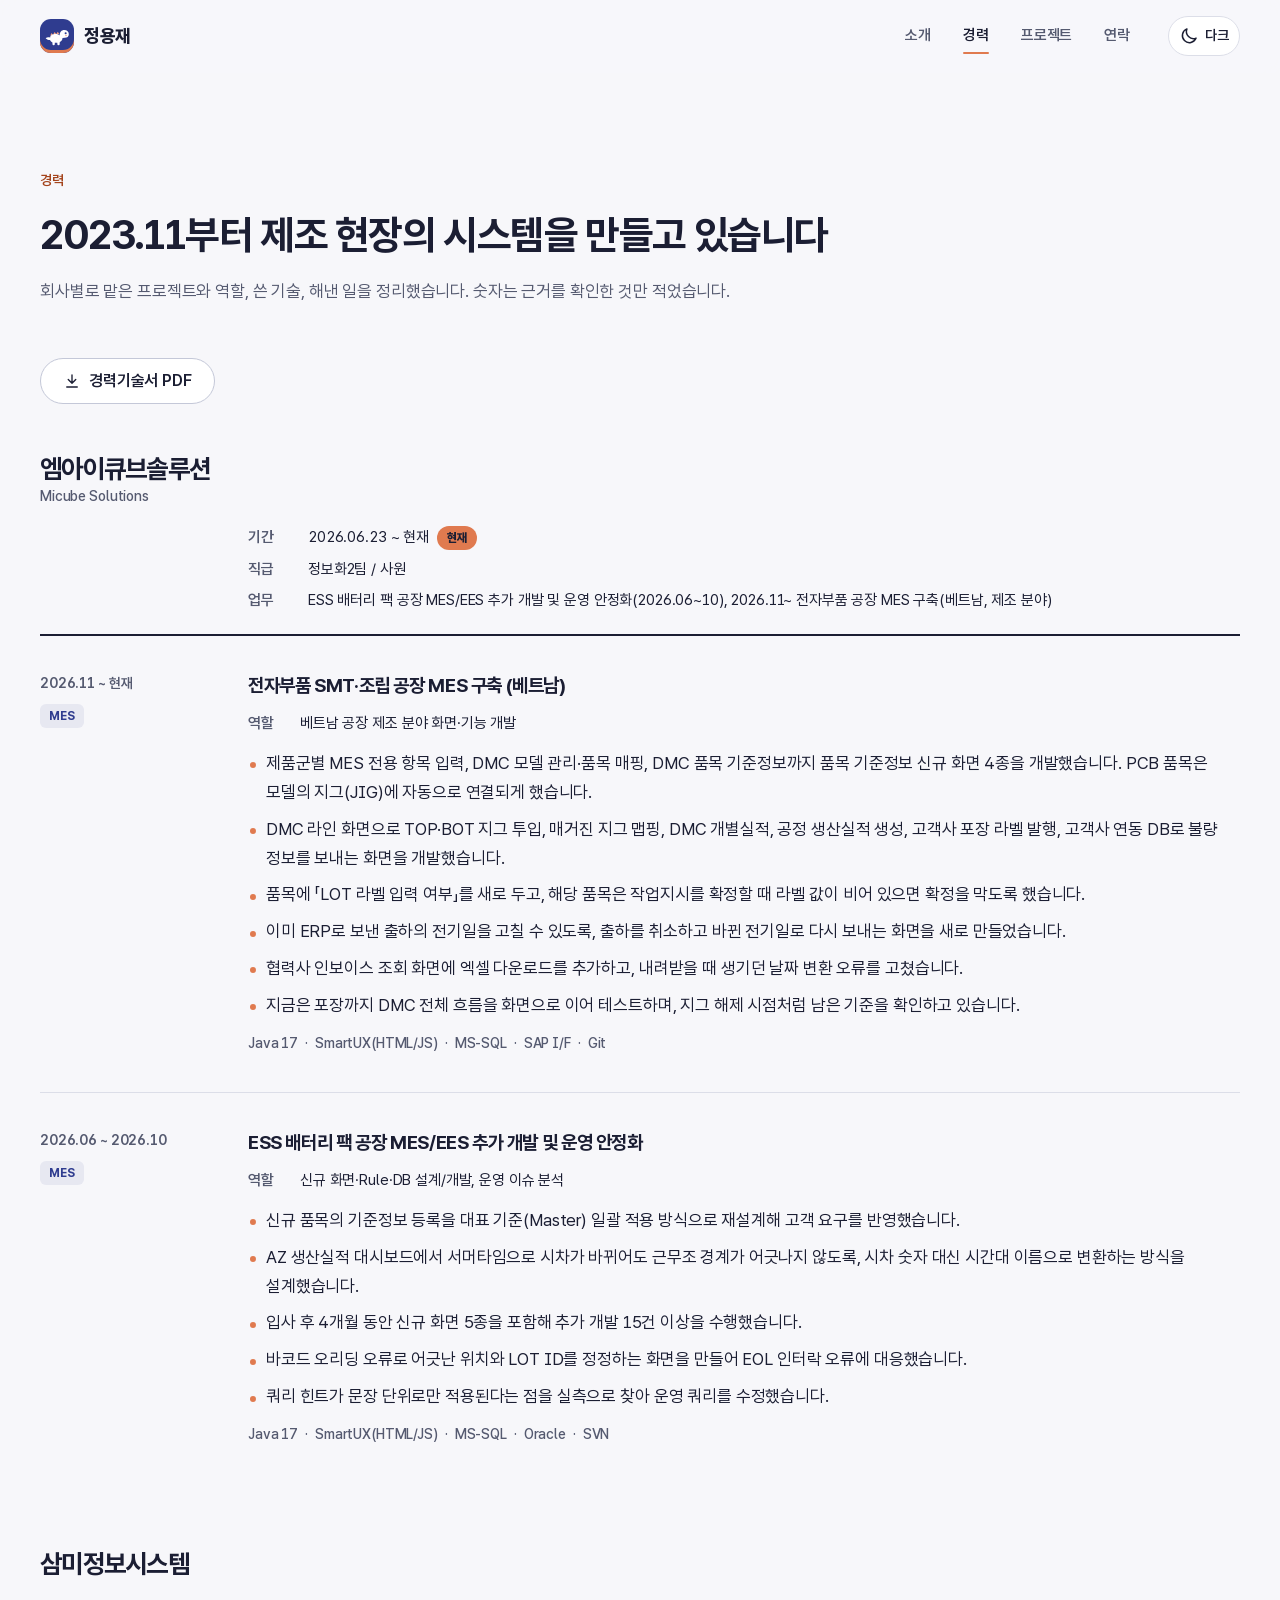
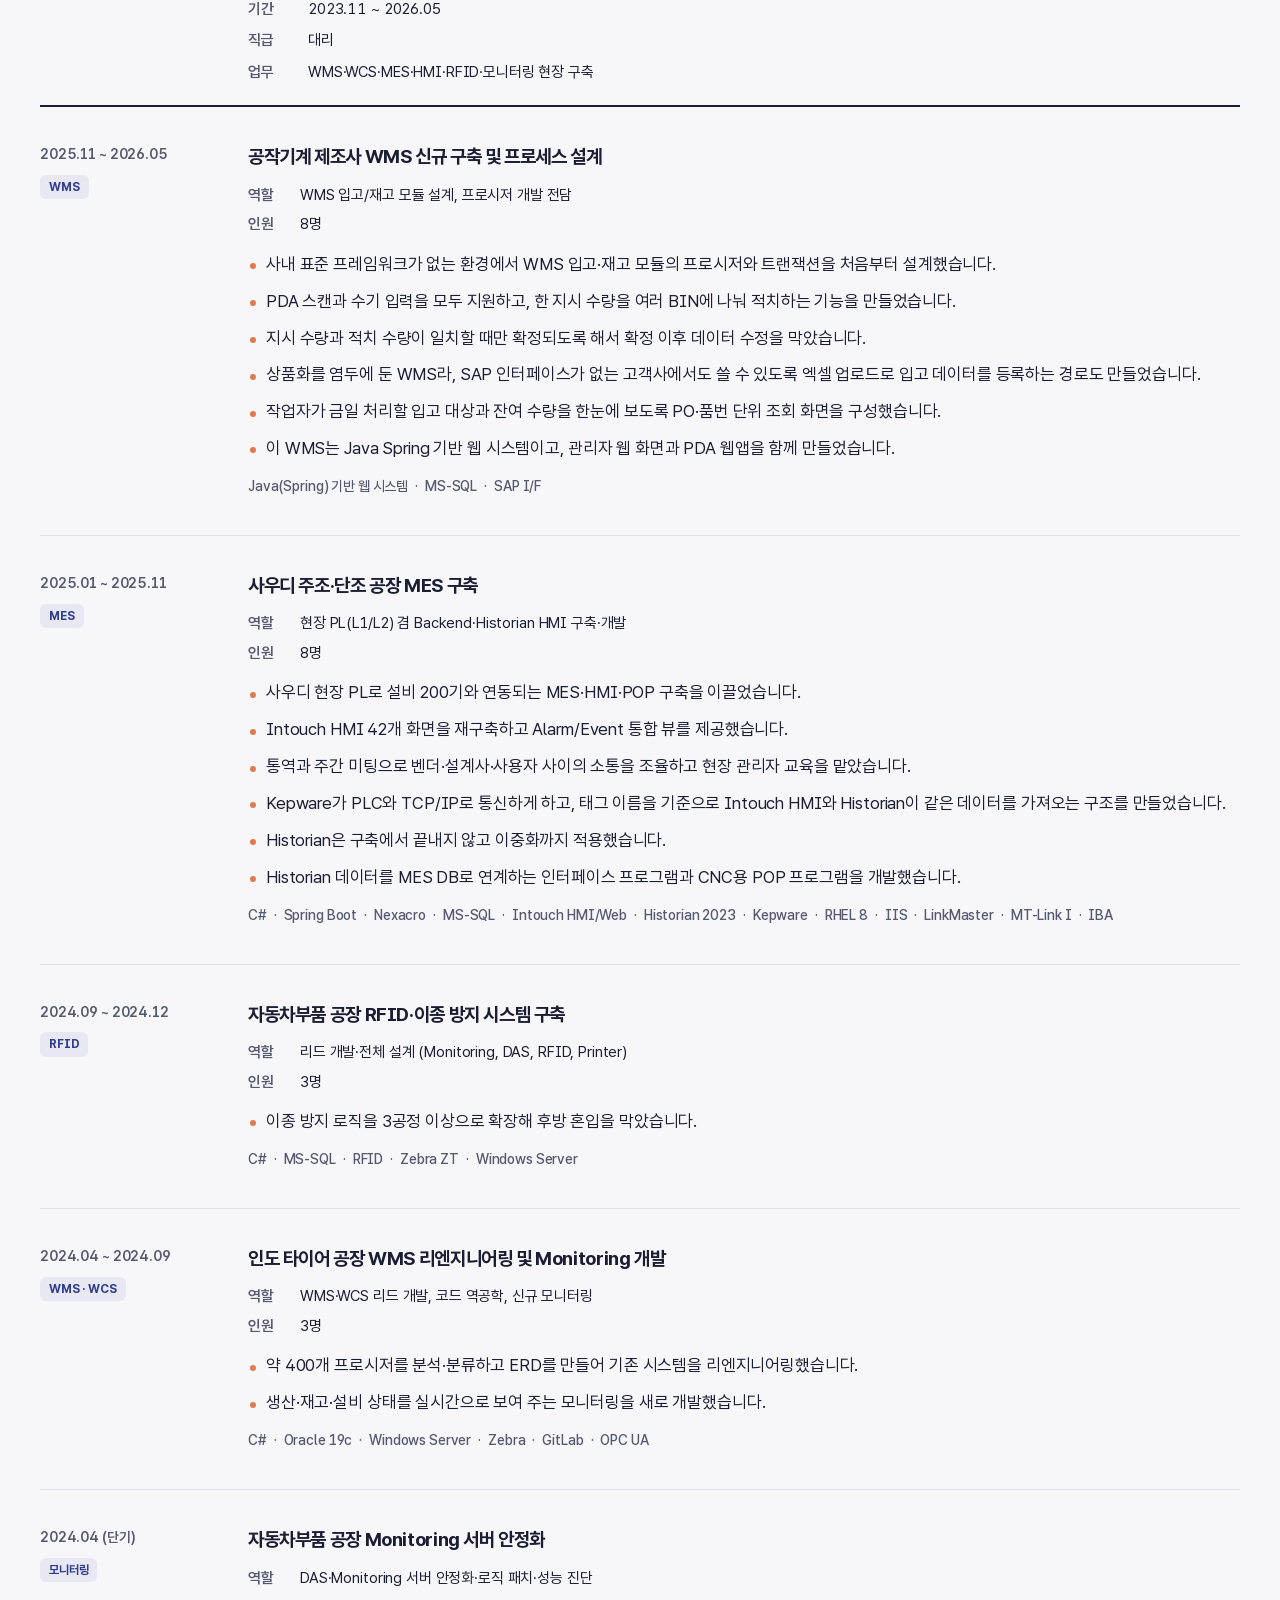
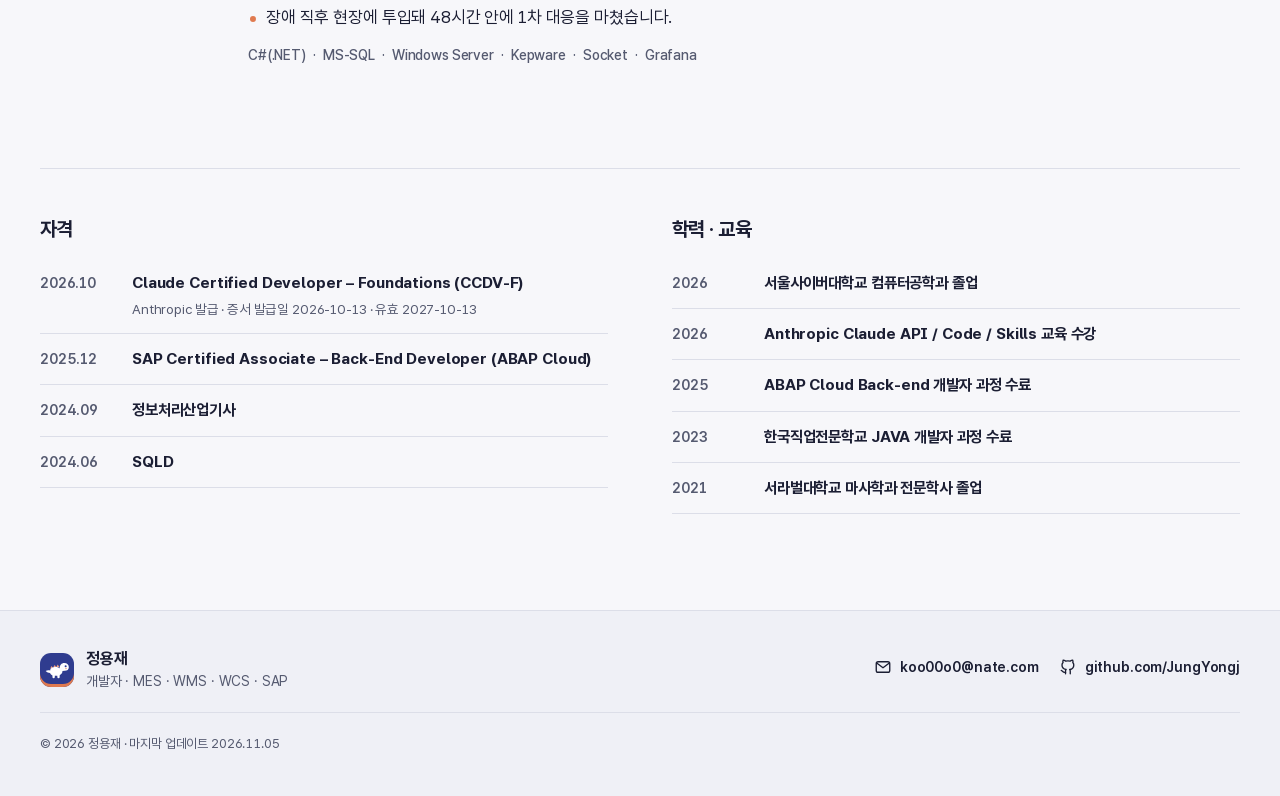
<file: career.html>
<!DOCTYPE html>
<html lang="ko"><head><meta charset="utf-8">
    <meta name="viewport" content="width=device-width, initial-scale=1.0">
    <meta name="color-scheme" content="light dark">
    <meta property="og:url" content="https://jungyongj.github.io/" />
    <meta property="og:type" content="website">
    <meta property="og:site_name" content="정용재 포트폴리오">
    <meta property="og:locale" content="ko_KR">
    <meta property="og:title" content="정용재 · 제조 현장 시스템 개발자">
    <meta property="og:description" content="현장의 흐름을 코드로 정리합니다 · MES · WMS · WCS · HMI · SAP 연동">
    <meta property="og:image" content="https://jungyongj.github.io/media/og-card.png">
    <meta name="theme-color" content="#2F3C8F"><meta name="robots" content="noindex, nofollow"><script src="js/theme.h8z3tpxftx.js"></script>
    
    <link rel="stylesheet" href="css/tokens.ky7bestf1s.css" />
    <link rel="stylesheet" href="app.daffh3dbuv.css" />
    <link rel="stylesheet" href="Portfolio.Web.n6bfeco9po.styles.css" />
    <link rel="icon" href="favicon.pjfcrfaqp0.svg" type="image/svg&#x2B;xml" />
    <title>경력 · 정용재</title><meta name="description" content="정용재의 경력: 회사별 프로젝트, 역할, 기술, 성과"></head>

<body><div class="intro" aria-hidden="true" b-naqy9it6a0><div class="intro-glow" b-naqy9it6a0></div>
    <div class="intro-center" b-naqy9it6a0><span class="intro-mark" b-naqy9it6a0><svg class="intro-frame" viewBox="0 0 72 72" width="72" height="72" focusable="false" b-naqy9it6a0><rect x="2" y="2" width="68" height="68" rx="22" pathLength="1" b-naqy9it6a0></rect></svg>
            <svg class="intro-night" viewBox="20 20 32 32" width="38" height="38" focusable="false" b-naqy9it6a0><path class="intro-moon" d="M34.63 25.01 A12 12 0 1 0 46.8 39.2 A9.5 9.5 0 0 1 34.63 25.01 Z" b-naqy9it6a0></path>
                <path class="intro-spark" d="M46 22.5 Q46.7 27.3 51.5 28 Q46.7 28.7 46 33.5 Q45.3 28.7 40.5 28 Q45.3 27.3 46 22.5 Z" b-naqy9it6a0></path></svg></span>
        <span class="intro-name" b-naqy9it6a0>정용재</span>
        <span class="intro-line" b-naqy9it6a0></span>
        <span class="intro-tag" b-naqy9it6a0>현장의 흐름을 코드로</span>
        <span class="intro-walk" b-naqy9it6a0><span class="intro-dino" b-naqy9it6a0><svg viewBox="0 0 40 29" width="34" height="25" focusable="false" b-naqy9it6a0><rect class="dino-leg leg-a" x="13" y="21.5" width="3.6" height="6.5" rx="1.8" b-naqy9it6a0></rect>
            <rect class="dino-leg leg-b" x="20.5" y="21.5" width="3.6" height="6.5" rx="1.8" b-naqy9it6a0></rect>
            <g class="dino-body" b-naqy9it6a0><path class="dino-spike" d="M9.5 13 l2.3-3.8 l2.3 3.8z M14.2 11.2 l2.3-3.8 l2.3 3.8z M18.9 10.8 l2.3-3.8 l2.3 3.8z" b-naqy9it6a0></path>
            <path class="dino-skin" d="M2.5 17 C4.5 15.4 7.5 15.6 9.6 16.2 C9.4 12.4 13 10.6 18 10.6 C21 10.6 22.9 11.5 24 12.8 C24.2 8 26.8 4.6 31.2 4.6 C35.6 4.6 38.2 7.6 38.2 11.1 C38.2 14.6 35.6 16.6 32.2 16.6 L28.4 16.8 C28.6 21.4 24.4 24.2 18.2 24.2 C12.4 24.2 9.8 21.8 9.3 19.8 C7.1 19.8 4.3 19.1 2.5 17 Z" b-naqy9it6a0></path>
            <ellipse class="dino-belly" cx="18.6" cy="20.2" rx="5.8" ry="2.8" b-naqy9it6a0></ellipse>
            <circle class="dino-eye-white" cx="32.6" cy="9.4" r="2.1" b-naqy9it6a0></circle>
            <circle class="dino-eye" cx="33.3" cy="9.5" r="1.15" b-naqy9it6a0></circle>
            <circle class="dino-cheek" cx="33.8" cy="13" r="1.25" b-naqy9it6a0></circle>
            <path class="dino-arm" d="M26.2 17.6 q2 .5 2.6 2.3" b-naqy9it6a0></path></g></svg></span></span></div></div>

<a class="skip-link" href="#main" b-naqy9it6a0>본문으로 건너뛰기</a><header class="site-header"><div class="container header-inner"><a class="brand" href="index.html" aria-label="정용재 홈"><span class="brand-mark" aria-hidden="true"><svg viewBox="0 0 40 29" width="26" height="19" focusable="false"><rect class="bm-skin" x="13" y="21.5" width="3.6" height="6.5" rx="1.8"></rect>
        <rect class="bm-skin" x="20.5" y="21.5" width="3.6" height="6.5" rx="1.8"></rect>
        <path class="bm-spike" d="M9.5 13 l2.3-3.8 l2.3 3.8z M14.2 11.2 l2.3-3.8 l2.3 3.8z M18.9 10.8 l2.3-3.8 l2.3 3.8z"></path>
        <path class="bm-skin" d="M2.5 17 C4.5 15.4 7.5 15.6 9.6 16.2 C9.4 12.4 13 10.6 18 10.6 C21 10.6 22.9 11.5 24 12.8 C24.2 8 26.8 4.6 31.2 4.6 C35.6 4.6 38.2 7.6 38.2 11.1 C38.2 14.6 35.6 16.6 32.2 16.6 L28.4 16.8 C28.6 21.4 24.4 24.2 18.2 24.2 C12.4 24.2 9.8 21.8 9.3 19.8 C7.1 19.8 4.3 19.1 2.5 17 Z"></path>
        <circle class="bm-eye" cx="33.3" cy="9.5" r="1.6"></circle>
        <circle class="bm-spike" cx="33.8" cy="13" r="1.25"></circle></svg></span>
            <span class="brand-name">정용재</span></a>

        <nav class="site-nav" id="site-nav" aria-label="주 메뉴" data-nav><ul><li><a href="about.html">소개</a></li><li><a href="career.html" class="is-active" aria-current="page">경력</a></li><li><a href="projects.html">프로젝트</a></li><li><a href="contact.html">연락</a></li></ul></nav>

        <div class="header-actions"><button type="button" class="icon-button theme-button" data-theme-toggle aria-label="어두운 테마로 바꾸기"><svg class="icon show-light" width="20" height="20" viewBox="0 0 24 24" fill="none" stroke="currentColor" stroke-width="1.8" stroke-linecap="round" stroke-linejoin="round" aria-hidden="true" focusable="false"><path d="M20.5 14.5A8.5 8.5 0 0 1 9.5 3.5a8.5 8.5 0 1 0 11 11Z"></path></svg>
                <svg class="icon show-dark" width="20" height="20" viewBox="0 0 24 24" fill="none" stroke="currentColor" stroke-width="1.8" stroke-linecap="round" stroke-linejoin="round" aria-hidden="true" focusable="false"><circle cx="12" cy="12" r="4"></circle>
            <path d="M12 2v2M12 20v2M4.9 4.9l1.4 1.4M17.7 17.7l1.4 1.4M2 12h2M20 12h2M4.9 19.1l1.4-1.4M17.7 6.3l1.4-1.4"></path></svg>
                <span class="theme-label" data-theme-label>다크</span></button>
            <button type="button" class="icon-button menu-button" data-menu-toggle aria-controls="site-nav" aria-expanded="false" aria-label="메뉴 열기"><svg class="icon when-closed" width="20" height="20" viewBox="0 0 24 24" fill="none" stroke="currentColor" stroke-width="1.8" stroke-linecap="round" stroke-linejoin="round" aria-hidden="true" focusable="false"><path d="M4 7h16M4 12h16M4 17h16"></path></svg>
                <svg class="icon when-open" width="20" height="20" viewBox="0 0 24 24" fill="none" stroke="currentColor" stroke-width="1.8" stroke-linecap="round" stroke-linejoin="round" aria-hidden="true" focusable="false"><path d="M6 6l12 12M18 6L6 18"></path></svg></button></div></div></header>
<div class="menu-scrim" data-menu-scrim hidden b-naqy9it6a0></div>

<main id="main" tabindex="-1" b-naqy9it6a0>
<section class="container page-head"><p class="section-kicker">경력</p>
        <h1>2023.11부터 제조 현장의 시스템을 만들고 있습니다</h1>
        <p class="page-lead muted">
            회사별로 맡은 프로젝트와 역할, 쓴 기술, 해낸 일을 정리했습니다.
            숫자는 근거를 확인한 것만 적었습니다.
        </p>
        <div class="hero-actions"><a class="btn btn-ghost" href="files/resume.pdf" target="_blank" rel="noopener"><svg class="icon " width="18" height="18" viewBox="0 0 24 24" fill="none" stroke="currentColor" stroke-width="1.8" stroke-linecap="round" stroke-linejoin="round" aria-hidden="true" focusable="false"><path d="M12 4v11M7 10l5 5 5-5M5 20h14"></path></svg> 경력기술서 PDF</a></div></section><section class="container career" aria-label="회사별 경력"><article class="company" data-kb="experience" data-slug="exp-2026-06"><header class="company-head reveal"><div><h2 data-kb-field="company">엠아이큐브솔루션</h2><p class="company-en">Micube Solutions</p></div>
                    <dl class="company-meta"><div><dt>기간</dt><dd><time data-kb-field="period">2026.06.23 ~ 현재</time><span class="pill-now">현재</span></dd></div>
                        <div><dt>직급</dt><dd data-kb-field="position">정보화2팀 / 사원</dd></div>
                        <div><dt>업무</dt><dd data-kb-field="summary">ESS 배터리 팩 공장 MES/EES 추가 개발 및 운영 안정화(2026.06~10), 2026.11~ 전자부품 공장 MES 구축(베트남, 제조 분야)</dd></div></dl></header>

                <ol class="project-list"><li class="project-entry reveal" id="electronics-mes-vietnam" data-kb="project" data-slug="electronics-mes-vietnam"><div class="entry-side"><time class="entry-period" data-kb-field="period">2026.11 ~ 현재</time><span class="entry-system">MES</span></div>
                            <div class="entry-main"><h3><a class="entry-link" href="project-electronics-mes-vietnam.html" data-kb-field="title">전자부품 SMT·조립 공장 MES 구축 (베트남)</a></h3>
                                <dl class="entry-facts"><div><dt>역할</dt><dd data-kb-field="role">베트남 공장 제조 분야 화면·기능 개발</dd></div></dl><ul class="entry-achievements"><li>제품군별 MES 전용 항목 입력, DMC 모델 관리·품목 매핑, DMC 품목 기준정보까지 품목 기준정보 신규 화면 4종을 개발했습니다. PCB 품목은 모델의 지그(JIG)에 자동으로 연결되게 했습니다.</li><li>DMC 라인 화면으로 TOP·BOT 지그 투입, 매거진 지그 맵핑, DMC 개별실적, 공정 생산실적 생성, 고객사 포장 라벨 발행, 고객사 연동 DB로 불량 정보를 보내는 화면을 개발했습니다.</li><li>품목에 「LOT 라벨 입력 여부」를 새로 두고, 해당 품목은 작업지시를 확정할 때 라벨 값이 비어 있으면 확정을 막도록 했습니다.</li><li>이미 ERP로 보낸 출하의 전기일을 고칠 수 있도록, 출하를 취소하고 바뀐 전기일로 다시 보내는 화면을 새로 만들었습니다.</li><li>협력사 인보이스 조회 화면에 엑셀 다운로드를 추가하고, 내려받을 때 생기던 날짜 변환 오류를 고쳤습니다.</li><li>지금은 포장까지 DMC 전체 흐름을 화면으로 이어 테스트하며, 지그 해제 시점처럼 남은 기준을 확인하고 있습니다.</li></ul><ul class="entry-tech" aria-label="사용 기술"><li data-kb-field="tech">Java 17</li><li data-kb-field="tech">SmartUX(HTML/JS)</li><li data-kb-field="tech">MS-SQL</li><li data-kb-field="tech">SAP I/F</li><li data-kb-field="tech">Git</li></ul></div></li><li class="project-entry reveal" id="battery-pack-mes" data-kb="project" data-slug="battery-pack-mes"><div class="entry-side"><time class="entry-period" data-kb-field="period">2026.06 ~ 2026.10</time><span class="entry-system">MES</span></div>
                            <div class="entry-main"><h3><a class="entry-link" href="project-battery-pack-mes.html" data-kb-field="title">ESS 배터리 팩 공장 MES/EES 추가 개발 및 운영 안정화</a></h3>
                                <dl class="entry-facts"><div><dt>역할</dt><dd data-kb-field="role">신규 화면·Rule·DB 설계/개발, 운영 이슈 분석</dd></div></dl><ul class="entry-achievements"><li data-kb="achievement" data-code="G2">신규 품목의 기준정보 등록을 대표 기준(Master) 일괄 적용 방식으로 재설계해 고객 요구를 반영했습니다.</li><li data-kb="achievement" data-code="G9">AZ 생산실적 대시보드에서 서머타임으로 시차가 바뀌어도 근무조 경계가 어긋나지 않도록, 시차 숫자 대신 시간대 이름으로 변환하는 방식을 설계했습니다.</li><li data-kb="achievement" data-code="G1">입사 후 4개월 동안 신규 화면 5종을 포함해 추가 개발 15건 이상을 수행했습니다.</li><li data-kb="achievement" data-code="G3">바코드 오리딩 오류로 어긋난 위치와 LOT ID를 정정하는 화면을 만들어 EOL 인터락 오류에 대응했습니다.</li><li data-kb="achievement" data-code="G5">쿼리 힌트가 문장 단위로만 적용된다는 점을 실측으로 찾아 운영 쿼리를 수정했습니다.</li></ul><ul class="entry-tech" aria-label="사용 기술"><li data-kb-field="tech">Java 17</li><li data-kb-field="tech">SmartUX(HTML/JS)</li><li data-kb-field="tech">MS-SQL</li><li data-kb-field="tech">Oracle</li><li data-kb-field="tech">SVN</li></ul></div></li></ol></article><article class="company" data-kb="experience" data-slug="exp-2023-11"><header class="company-head reveal"><div><h2 data-kb-field="company">삼미정보시스템</h2></div>
                    <dl class="company-meta"><div><dt>기간</dt><dd><time data-kb-field="period">2023.11 ~ 2026.05</time></dd></div>
                        <div><dt>직급</dt><dd data-kb-field="position">대리</dd></div>
                        <div><dt>업무</dt><dd data-kb-field="summary">WMS·WCS·MES·HMI·RFID·모니터링 현장 구축</dd></div></dl></header>

                <ol class="project-list"><li class="project-entry reveal" id="wms-inbound-design" data-kb="project" data-slug="wms-inbound-design"><div class="entry-side"><time class="entry-period" data-kb-field="period">2025.11 ~ 2026.05</time><span class="entry-system">WMS</span></div>
                            <div class="entry-main"><h3><a class="entry-link" href="project-wms-inbound-design.html" data-kb-field="title">공작기계 제조사 WMS 신규 구축 및 프로세스 설계</a></h3>
                                <dl class="entry-facts"><div><dt>역할</dt><dd data-kb-field="role">WMS 입고/재고 모듈 설계, 프로시저 개발 전담</dd></div><div><dt>인원</dt><dd data-kb-field="team">8명</dd></div></dl><ul class="entry-achievements"><li data-kb="achievement" data-code="A1">사내 표준 프레임워크가 없는 환경에서 WMS 입고·재고 모듈의 프로시저와 트랜잭션을 처음부터 설계했습니다.</li><li data-kb="achievement" data-code="A2">PDA 스캔과 수기 입력을 모두 지원하고, 한 지시 수량을 여러 BIN에 나눠 적치하는 기능을 만들었습니다.</li><li data-kb="achievement" data-code="A3">지시 수량과 적치 수량이 일치할 때만 확정되도록 해서 확정 이후 데이터 수정을 막았습니다.</li><li data-kb="achievement" data-code="A4">상품화를 염두에 둔 WMS라, SAP 인터페이스가 없는 고객사에서도 쓸 수 있도록 엑셀 업로드로 입고 데이터를 등록하는 경로도 만들었습니다.</li><li data-kb="achievement" data-code="A6">작업자가 금일 처리할 입고 대상과 잔여 수량을 한눈에 보도록 PO·품번 단위 조회 화면을 구성했습니다.</li><li data-kb="achievement" data-code="A7">이 WMS는 Java Spring 기반 웹 시스템이고, 관리자 웹 화면과 PDA 웹앱을 함께 만들었습니다.</li></ul><ul class="entry-tech" aria-label="사용 기술"><li data-kb-field="tech">Java(Spring) 기반 웹 시스템</li><li data-kb-field="tech">MS-SQL</li><li data-kb-field="tech">SAP I/F</li></ul></div></li><li class="project-entry reveal" id="casting-forging-mes" data-kb="project" data-slug="casting-forging-mes"><div class="entry-side"><time class="entry-period" data-kb-field="period">2025.01 ~ 2025.11</time><span class="entry-system">MES</span></div>
                            <div class="entry-main"><h3><a class="entry-link" href="project-casting-forging-mes.html" data-kb-field="title">사우디 주조·단조 공장 MES 구축</a></h3>
                                <dl class="entry-facts"><div><dt>역할</dt><dd data-kb-field="role">현장 PL(L1/L2) 겸 Backend·Historian HMI 구축·개발</dd></div><div><dt>인원</dt><dd data-kb-field="team">8명</dd></div></dl><ul class="entry-achievements"><li data-kb="achievement" data-code="B1">사우디 현장 PL로 설비 200기와 연동되는 MES·HMI·POP 구축을 이끌었습니다.</li><li data-kb="achievement" data-code="B2">Intouch HMI 42개 화면을 재구축하고 Alarm/Event 통합 뷰를 제공했습니다.</li><li data-kb="achievement" data-code="B11">통역과 주간 미팅으로 벤더·설계사·사용자 사이의 소통을 조율하고 현장 관리자 교육을 맡았습니다.</li><li data-kb="achievement" data-code="B13">Kepware가 PLC와 TCP/IP로 통신하게 하고, 태그 이름을 기준으로 Intouch HMI와 Historian이 같은 데이터를 가져오는 구조를 만들었습니다.</li><li data-kb="achievement" data-code="B14">Historian은 구축에서 끝내지 않고 이중화까지 적용했습니다.</li><li data-kb="achievement" data-code="B12">Historian 데이터를 MES DB로 연계하는 인터페이스 프로그램과 CNC용 POP 프로그램을 개발했습니다.</li></ul><ul class="entry-tech" aria-label="사용 기술"><li data-kb-field="tech">C#</li><li data-kb-field="tech">Spring Boot</li><li data-kb-field="tech">Nexacro</li><li data-kb-field="tech">MS-SQL</li><li data-kb-field="tech">Intouch HMI/Web</li><li data-kb-field="tech">Historian 2023</li><li data-kb-field="tech">Kepware</li><li data-kb-field="tech">RHEL 8</li><li data-kb-field="tech">IIS</li><li data-kb-field="tech">LinkMaster</li><li data-kb-field="tech">MT-Link I</li><li data-kb-field="tech">IBA</li></ul></div></li><li class="project-entry reveal" id="rfid-mixup-prevention" data-kb="project" data-slug="rfid-mixup-prevention"><div class="entry-side"><time class="entry-period" data-kb-field="period">2024.09 ~ 2024.12</time><span class="entry-system">RFID</span></div>
                            <div class="entry-main"><h3><a class="entry-link" href="project-rfid-mixup-prevention.html" data-kb-field="title">자동차부품 공장 RFID·이종 방지 시스템 구축</a></h3>
                                <dl class="entry-facts"><div><dt>역할</dt><dd data-kb-field="role">리드 개발·전체 설계 (Monitoring, DAS, RFID, Printer)</dd></div><div><dt>인원</dt><dd data-kb-field="team">3명</dd></div></dl><ul class="entry-achievements"><li data-kb="achievement" data-code="C1">이종 방지 로직을 3공정 이상으로 확장해 후방 혼입을 막았습니다.</li></ul><ul class="entry-tech" aria-label="사용 기술"><li data-kb-field="tech">C#</li><li data-kb-field="tech">MS-SQL</li><li data-kb-field="tech">RFID</li><li data-kb-field="tech">Zebra ZT</li><li data-kb-field="tech">Windows Server</li></ul></div></li><li class="project-entry reveal" id="tyre-wms-reengineering" data-kb="project" data-slug="tyre-wms-reengineering"><div class="entry-side"><time class="entry-period" data-kb-field="period">2024.04 ~ 2024.09</time><span class="entry-system">WMS · WCS</span></div>
                            <div class="entry-main"><h3><a class="entry-link" href="project-tyre-wms-reengineering.html" data-kb-field="title">인도 타이어 공장 WMS 리엔지니어링 및 Monitoring 개발</a></h3>
                                <dl class="entry-facts"><div><dt>역할</dt><dd data-kb-field="role">WMS·WCS 리드 개발, 코드 역공학, 신규 모니터링</dd></div><div><dt>인원</dt><dd data-kb-field="team">3명</dd></div></dl><ul class="entry-achievements"><li data-kb="achievement" data-code="D1">약 400개 프로시저를 분석·분류하고 ERD를 만들어 기존 시스템을 리엔지니어링했습니다.</li><li data-kb="achievement" data-code="D2">생산·재고·설비 상태를 실시간으로 보여 주는 모니터링을 새로 개발했습니다.</li></ul><ul class="entry-tech" aria-label="사용 기술"><li data-kb-field="tech">C#</li><li data-kb-field="tech">Oracle 19c</li><li data-kb-field="tech">Windows Server</li><li data-kb-field="tech">Zebra</li><li data-kb-field="tech">GitLab</li><li data-kb-field="tech">OPC UA</li></ul></div></li><li class="project-entry reveal" id="monitoring-server-stabilization" data-kb="project" data-slug="monitoring-server-stabilization"><div class="entry-side"><time class="entry-period" data-kb-field="period">2024.04 (단기)</time><span class="entry-system">모니터링</span></div>
                            <div class="entry-main"><h3><a class="entry-link" href="project-monitoring-server-stabilization.html" data-kb-field="title">자동차부품 공장 Monitoring 서버 안정화</a></h3>
                                <dl class="entry-facts"><div><dt>역할</dt><dd data-kb-field="role">DAS·Monitoring 서버 안정화·로직 패치·성능 진단</dd></div></dl><ul class="entry-achievements"><li data-kb="achievement" data-code="E1">장애 직후 현장에 투입돼 48시간 안에 1차 대응을 마쳤습니다.</li></ul><ul class="entry-tech" aria-label="사용 기술"><li data-kb-field="tech">C#(.NET)</li><li data-kb-field="tech">MS-SQL</li><li data-kb-field="tech">Windows Server</li><li data-kb-field="tech">Kepware</li><li data-kb-field="tech">Socket</li><li data-kb-field="tech">Grafana</li></ul></div></li></ol></article></section><section class="container section credentials reveal" aria-label="자격과 학력"><div><h2 class="cred-title">자격</h2>
    <ul class="cred-list"><li data-kb="credential" data-slug="cert-bfbf6767"><time>2026.10</time>
                <span><strong>Claude Certified Developer – Foundations (CCDV-F)</strong><span class="muted">Anthropic 발급 · 증서 발급일 2026-10-13 · 유효 2027-10-13</span></span></li><li data-kb="credential" data-slug="cert-08825df3"><time>2025.12</time>
                <span><strong>SAP Certified Associate – Back-End Developer (ABAP Cloud)</strong></span></li><li data-kb="credential" data-slug="cert-24133a4e"><time>2024.09</time>
                <span><strong>정보처리산업기사</strong></span></li><li data-kb="credential" data-slug="cert-251369d3"><time>2024.06</time>
                <span><strong>SQLD</strong></span></li></ul></div>
        <div><h2 class="cred-title">학력 · 교육</h2>
    <ul class="cred-list"><li data-kb="credential" data-slug="edu-09e4dc11"><time>2026</time>
                <span><strong>서울사이버대학교 컴퓨터공학과 졸업</strong></span></li><li data-kb="credential" data-slug="edu-64bacf69"><time>2026</time>
                <span><strong>Anthropic Claude API / Code / Skills 교육 수강</strong></span></li><li data-kb="credential" data-slug="edu-d9e1257e"><time>2025</time>
                <span><strong>ABAP Cloud Back-end 개발자 과정 수료</strong></span></li><li data-kb="credential" data-slug="edu-f0a10f44"><time>2023</time>
                <span><strong>한국직업전문학교 JAVA 개발자 과정 수료</strong></span></li><li data-kb="credential" data-slug="edu-5a8cd938"><time>2021</time>
                <span><strong>서라벌대학교 마사학과 전문학사 졸업</strong></span></li></ul></div></section></main>

<footer class="site-footer"><div class="container footer-inner"><div class="footer-id"><span class="brand-mark" aria-hidden="true"><svg viewBox="0 0 40 29" width="26" height="19" focusable="false"><rect class="bm-skin" x="13" y="21.5" width="3.6" height="6.5" rx="1.8"></rect>
        <rect class="bm-skin" x="20.5" y="21.5" width="3.6" height="6.5" rx="1.8"></rect>
        <path class="bm-spike" d="M9.5 13 l2.3-3.8 l2.3 3.8z M14.2 11.2 l2.3-3.8 l2.3 3.8z M18.9 10.8 l2.3-3.8 l2.3 3.8z"></path>
        <path class="bm-skin" d="M2.5 17 C4.5 15.4 7.5 15.6 9.6 16.2 C9.4 12.4 13 10.6 18 10.6 C21 10.6 22.9 11.5 24 12.8 C24.2 8 26.8 4.6 31.2 4.6 C35.6 4.6 38.2 7.6 38.2 11.1 C38.2 14.6 35.6 16.6 32.2 16.6 L28.4 16.8 C28.6 21.4 24.4 24.2 18.2 24.2 C12.4 24.2 9.8 21.8 9.3 19.8 C7.1 19.8 4.3 19.1 2.5 17 Z"></path>
        <circle class="bm-eye" cx="33.3" cy="9.5" r="1.6"></circle>
        <circle class="bm-spike" cx="33.8" cy="13" r="1.25"></circle></svg></span>
            <div><strong>정용재</strong>
                <span class="muted">개발자 · MES · WMS · WCS · SAP</span></div></div>
        <ul class="footer-links"><li><a href="mailto:koo00o0@nate.com"><svg class="icon " width="18" height="18" viewBox="0 0 24 24" fill="none" stroke="currentColor" stroke-width="1.8" stroke-linecap="round" stroke-linejoin="round" aria-hidden="true" focusable="false"><rect x="3" y="5" width="18" height="14" rx="2.5"></rect>
            <path d="m4 7 8 6 8-6"></path></svg><span>koo00o0@nate.com</span></a></li>
            <li><a href="https://github.com/JungYongj" rel="noopener" target="_blank"><svg class="icon " width="18" height="18" viewBox="0 0 24 24" fill="none" stroke="currentColor" stroke-width="1.8" stroke-linecap="round" stroke-linejoin="round" aria-hidden="true" focusable="false"><path d="M9 19c-4 1.2-4-2-6-2.5M15 21v-3.4a3 3 0 0 0-.8-2.3c2.7-.3 5.5-1.3 5.5-6a4.6 4.6 0 0 0-1.3-3.2 4.3 4.3 0 0 0-.1-3.2s-1-.3-3.4 1.3a11.6 11.6 0 0 0-6 0C6.5 2.6 5.5 2.9 5.5 2.9a4.3 4.3 0 0 0-.1 3.2A4.6 4.6 0 0 0 4 9.3c0 4.6 2.8 5.6 5.5 6a3 3 0 0 0-.8 2.3V21"></path></svg><span>github.com/JungYongj</span></a></li></ul>
        <p class="footer-meta muted">© 2026 정용재 · 마지막 업데이트 <time>2026.11.05</time></p></div></footer>

<div id="blazor-error-ui" data-nosnippet b-naqy9it6a0>
    문제가 발생했습니다.
    <a href="index.html" class="reload" b-naqy9it6a0>다시 불러오기</a>
    <span class="dismiss" b-naqy9it6a0>✕</span></div>
        <blazor-focus-on-navigate selector="h1"></blazor-focus-on-navigate>
    <script src="js/site.bggxq6guwe.js" defer></script></body></html>
</file>
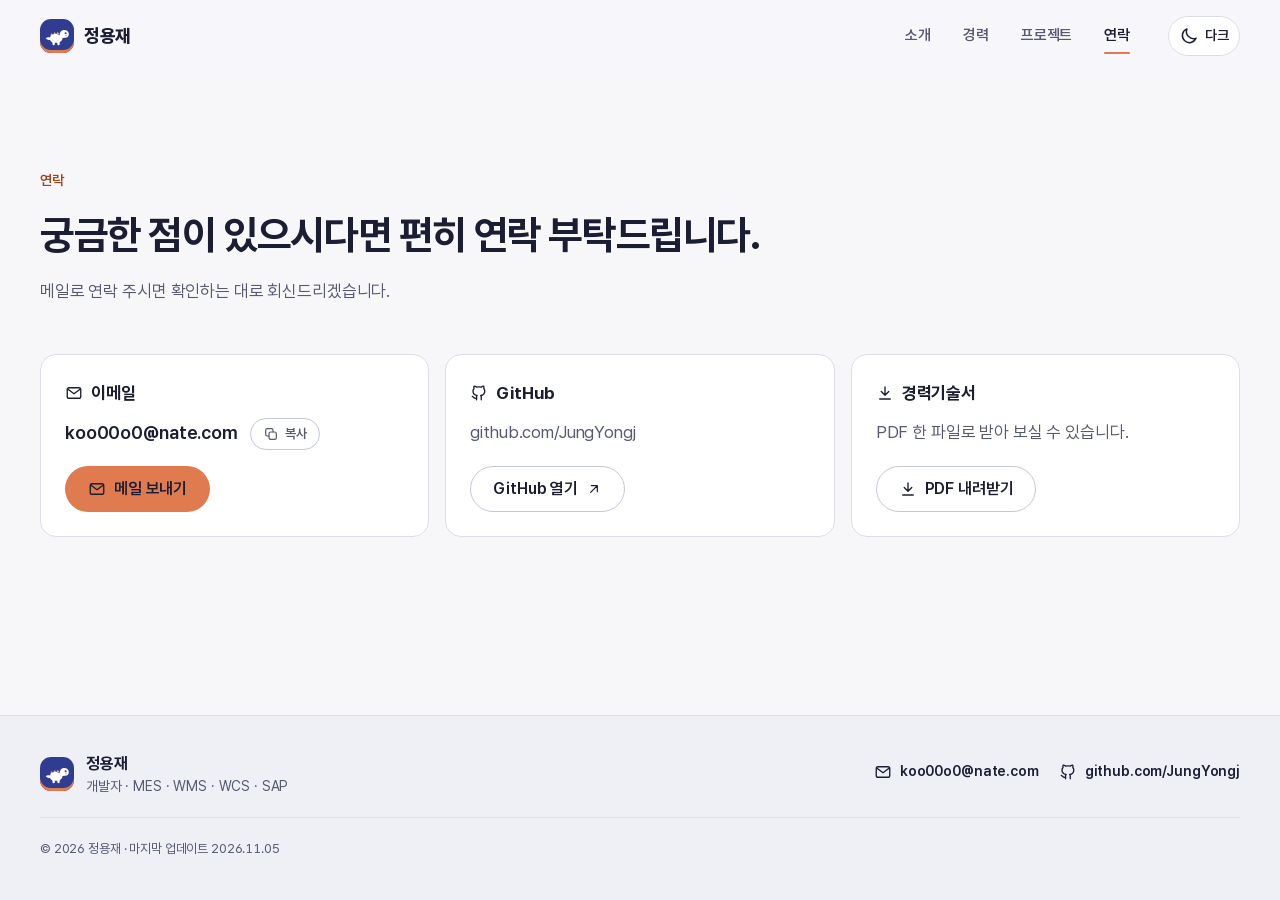
<file: contact.html>
<!DOCTYPE html>
<html lang="ko"><head><meta charset="utf-8">
    <meta name="viewport" content="width=device-width, initial-scale=1.0">
    <meta name="color-scheme" content="light dark">
    <meta property="og:url" content="https://jungyongj.github.io/" />
    <meta property="og:type" content="website">
    <meta property="og:site_name" content="정용재 포트폴리오">
    <meta property="og:locale" content="ko_KR">
    <meta property="og:title" content="정용재 · 제조 현장 시스템 개발자">
    <meta property="og:description" content="현장의 흐름을 코드로 정리합니다 · MES · WMS · WCS · HMI · SAP 연동">
    <meta property="og:image" content="https://jungyongj.github.io/media/og-card.png">
    <meta name="theme-color" content="#2F3C8F"><meta name="robots" content="noindex, nofollow"><script src="js/theme.h8z3tpxftx.js"></script>
    
    <link rel="stylesheet" href="css/tokens.ky7bestf1s.css" />
    <link rel="stylesheet" href="app.daffh3dbuv.css" />
    <link rel="stylesheet" href="Portfolio.Web.n6bfeco9po.styles.css" />
    <link rel="icon" href="favicon.pjfcrfaqp0.svg" type="image/svg&#x2B;xml" />
    <title>연락 · 정용재</title><meta name="description" content="정용재에게 연락하기: 이메일 · GitHub"></head>

<body><div class="intro" aria-hidden="true" b-naqy9it6a0><div class="intro-glow" b-naqy9it6a0></div>
    <div class="intro-center" b-naqy9it6a0><span class="intro-mark" b-naqy9it6a0><svg class="intro-frame" viewBox="0 0 72 72" width="72" height="72" focusable="false" b-naqy9it6a0><rect x="2" y="2" width="68" height="68" rx="22" pathLength="1" b-naqy9it6a0></rect></svg>
            <svg class="intro-night" viewBox="20 20 32 32" width="38" height="38" focusable="false" b-naqy9it6a0><path class="intro-moon" d="M34.63 25.01 A12 12 0 1 0 46.8 39.2 A9.5 9.5 0 0 1 34.63 25.01 Z" b-naqy9it6a0></path>
                <path class="intro-spark" d="M46 22.5 Q46.7 27.3 51.5 28 Q46.7 28.7 46 33.5 Q45.3 28.7 40.5 28 Q45.3 27.3 46 22.5 Z" b-naqy9it6a0></path></svg></span>
        <span class="intro-name" b-naqy9it6a0>정용재</span>
        <span class="intro-line" b-naqy9it6a0></span>
        <span class="intro-tag" b-naqy9it6a0>현장의 흐름을 코드로</span>
        <span class="intro-walk" b-naqy9it6a0><span class="intro-dino" b-naqy9it6a0><svg viewBox="0 0 40 29" width="34" height="25" focusable="false" b-naqy9it6a0><rect class="dino-leg leg-a" x="13" y="21.5" width="3.6" height="6.5" rx="1.8" b-naqy9it6a0></rect>
            <rect class="dino-leg leg-b" x="20.5" y="21.5" width="3.6" height="6.5" rx="1.8" b-naqy9it6a0></rect>
            <g class="dino-body" b-naqy9it6a0><path class="dino-spike" d="M9.5 13 l2.3-3.8 l2.3 3.8z M14.2 11.2 l2.3-3.8 l2.3 3.8z M18.9 10.8 l2.3-3.8 l2.3 3.8z" b-naqy9it6a0></path>
            <path class="dino-skin" d="M2.5 17 C4.5 15.4 7.5 15.6 9.6 16.2 C9.4 12.4 13 10.6 18 10.6 C21 10.6 22.9 11.5 24 12.8 C24.2 8 26.8 4.6 31.2 4.6 C35.6 4.6 38.2 7.6 38.2 11.1 C38.2 14.6 35.6 16.6 32.2 16.6 L28.4 16.8 C28.6 21.4 24.4 24.2 18.2 24.2 C12.4 24.2 9.8 21.8 9.3 19.8 C7.1 19.8 4.3 19.1 2.5 17 Z" b-naqy9it6a0></path>
            <ellipse class="dino-belly" cx="18.6" cy="20.2" rx="5.8" ry="2.8" b-naqy9it6a0></ellipse>
            <circle class="dino-eye-white" cx="32.6" cy="9.4" r="2.1" b-naqy9it6a0></circle>
            <circle class="dino-eye" cx="33.3" cy="9.5" r="1.15" b-naqy9it6a0></circle>
            <circle class="dino-cheek" cx="33.8" cy="13" r="1.25" b-naqy9it6a0></circle>
            <path class="dino-arm" d="M26.2 17.6 q2 .5 2.6 2.3" b-naqy9it6a0></path></g></svg></span></span></div></div>

<a class="skip-link" href="#main" b-naqy9it6a0>본문으로 건너뛰기</a><header class="site-header"><div class="container header-inner"><a class="brand" href="index.html" aria-label="정용재 홈"><span class="brand-mark" aria-hidden="true"><svg viewBox="0 0 40 29" width="26" height="19" focusable="false"><rect class="bm-skin" x="13" y="21.5" width="3.6" height="6.5" rx="1.8"></rect>
        <rect class="bm-skin" x="20.5" y="21.5" width="3.6" height="6.5" rx="1.8"></rect>
        <path class="bm-spike" d="M9.5 13 l2.3-3.8 l2.3 3.8z M14.2 11.2 l2.3-3.8 l2.3 3.8z M18.9 10.8 l2.3-3.8 l2.3 3.8z"></path>
        <path class="bm-skin" d="M2.5 17 C4.5 15.4 7.5 15.6 9.6 16.2 C9.4 12.4 13 10.6 18 10.6 C21 10.6 22.9 11.5 24 12.8 C24.2 8 26.8 4.6 31.2 4.6 C35.6 4.6 38.2 7.6 38.2 11.1 C38.2 14.6 35.6 16.6 32.2 16.6 L28.4 16.8 C28.6 21.4 24.4 24.2 18.2 24.2 C12.4 24.2 9.8 21.8 9.3 19.8 C7.1 19.8 4.3 19.1 2.5 17 Z"></path>
        <circle class="bm-eye" cx="33.3" cy="9.5" r="1.6"></circle>
        <circle class="bm-spike" cx="33.8" cy="13" r="1.25"></circle></svg></span>
            <span class="brand-name">정용재</span></a>

        <nav class="site-nav" id="site-nav" aria-label="주 메뉴" data-nav><ul><li><a href="about.html">소개</a></li><li><a href="career.html">경력</a></li><li><a href="projects.html">프로젝트</a></li><li><a href="contact.html" class="is-active" aria-current="page">연락</a></li></ul></nav>

        <div class="header-actions"><button type="button" class="icon-button theme-button" data-theme-toggle aria-label="어두운 테마로 바꾸기"><svg class="icon show-light" width="20" height="20" viewBox="0 0 24 24" fill="none" stroke="currentColor" stroke-width="1.8" stroke-linecap="round" stroke-linejoin="round" aria-hidden="true" focusable="false"><path d="M20.5 14.5A8.5 8.5 0 0 1 9.5 3.5a8.5 8.5 0 1 0 11 11Z"></path></svg>
                <svg class="icon show-dark" width="20" height="20" viewBox="0 0 24 24" fill="none" stroke="currentColor" stroke-width="1.8" stroke-linecap="round" stroke-linejoin="round" aria-hidden="true" focusable="false"><circle cx="12" cy="12" r="4"></circle>
            <path d="M12 2v2M12 20v2M4.9 4.9l1.4 1.4M17.7 17.7l1.4 1.4M2 12h2M20 12h2M4.9 19.1l1.4-1.4M17.7 6.3l1.4-1.4"></path></svg>
                <span class="theme-label" data-theme-label>다크</span></button>
            <button type="button" class="icon-button menu-button" data-menu-toggle aria-controls="site-nav" aria-expanded="false" aria-label="메뉴 열기"><svg class="icon when-closed" width="20" height="20" viewBox="0 0 24 24" fill="none" stroke="currentColor" stroke-width="1.8" stroke-linecap="round" stroke-linejoin="round" aria-hidden="true" focusable="false"><path d="M4 7h16M4 12h16M4 17h16"></path></svg>
                <svg class="icon when-open" width="20" height="20" viewBox="0 0 24 24" fill="none" stroke="currentColor" stroke-width="1.8" stroke-linecap="round" stroke-linejoin="round" aria-hidden="true" focusable="false"><path d="M6 6l12 12M18 6L6 18"></path></svg></button></div></div></header>
<div class="menu-scrim" data-menu-scrim hidden b-naqy9it6a0></div>

<main id="main" tabindex="-1" b-naqy9it6a0>


<section class="container page-head"><p class="section-kicker">연락</p>
    <h1>궁금한 점이 있으시다면 편히 연락 부탁드립니다.</h1>
    <p class="page-lead muted">메일로 연락 주시면 확인하는 대로 회신드리겠습니다.</p></section>

<section class="container section-tight" aria-label="연락 방법"><ul class="contact-grid"><li class="contact-item"><p class="contact-label"><svg class="icon " width="18" height="18" viewBox="0 0 24 24" fill="none" stroke="currentColor" stroke-width="1.8" stroke-linecap="round" stroke-linejoin="round" aria-hidden="true" focusable="false"><rect x="3" y="5" width="18" height="14" rx="2.5"></rect>
            <path d="m4 7 8 6 8-6"></path></svg> 이메일</p>
            <p class="contact-mail"><span data-copy-source>koo00o0@nate.com</span>
                <button type="button" class="copy-button" data-copy aria-label="메일 주소 복사"><svg class="icon " width="16" height="16" viewBox="0 0 24 24" fill="none" stroke="currentColor" stroke-width="1.8" stroke-linecap="round" stroke-linejoin="round" aria-hidden="true" focusable="false"><rect x="9" y="9" width="11" height="11" rx="2.5"></rect>
            <path d="M15 9V6.5A2.5 2.5 0 0 0 12.5 4h-6A2.5 2.5 0 0 0 4 6.5v6A2.5 2.5 0 0 0 6.5 15H9"></path></svg> <span data-copy-label>복사</span></button></p>
            <a class="btn btn-accent" href="mailto:koo00o0@nate.com"><svg class="icon " width="18" height="18" viewBox="0 0 24 24" fill="none" stroke="currentColor" stroke-width="1.8" stroke-linecap="round" stroke-linejoin="round" aria-hidden="true" focusable="false"><rect x="3" y="5" width="18" height="14" rx="2.5"></rect>
            <path d="m4 7 8 6 8-6"></path></svg> 메일 보내기</a></li>
        <li class="contact-item"><p class="contact-label"><svg class="icon " width="18" height="18" viewBox="0 0 24 24" fill="none" stroke="currentColor" stroke-width="1.8" stroke-linecap="round" stroke-linejoin="round" aria-hidden="true" focusable="false"><path d="M9 19c-4 1.2-4-2-6-2.5M15 21v-3.4a3 3 0 0 0-.8-2.3c2.7-.3 5.5-1.3 5.5-6a4.6 4.6 0 0 0-1.3-3.2 4.3 4.3 0 0 0-.1-3.2s-1-.3-3.4 1.3a11.6 11.6 0 0 0-6 0C6.5 2.6 5.5 2.9 5.5 2.9a4.3 4.3 0 0 0-.1 3.2A4.6 4.6 0 0 0 4 9.3c0 4.6 2.8 5.6 5.5 6a3 3 0 0 0-.8 2.3V21"></path></svg> GitHub</p>
            <p class="contact-value">github.com/JungYongj</p>
            <a class="btn btn-ghost" href="https://github.com/JungYongj" rel="noopener" target="_blank">GitHub 열기 <svg class="icon " width="16" height="16" viewBox="0 0 24 24" fill="none" stroke="currentColor" stroke-width="1.8" stroke-linecap="round" stroke-linejoin="round" aria-hidden="true" focusable="false"><path d="M7 17 17 7M8 7h9v9"></path></svg></a></li>
        <li class="contact-item"><p class="contact-label"><svg class="icon " width="18" height="18" viewBox="0 0 24 24" fill="none" stroke="currentColor" stroke-width="1.8" stroke-linecap="round" stroke-linejoin="round" aria-hidden="true" focusable="false"><path d="M12 4v11M7 10l5 5 5-5M5 20h14"></path></svg> 경력기술서</p>
            <p class="contact-value">PDF 한 파일로 받아 보실 수 있습니다.</p>
            <a class="btn btn-ghost" href="files/resume.pdf" target="_blank" rel="noopener"><svg class="icon " width="18" height="18" viewBox="0 0 24 24" fill="none" stroke="currentColor" stroke-width="1.8" stroke-linecap="round" stroke-linejoin="round" aria-hidden="true" focusable="false"><path d="M12 4v11M7 10l5 5 5-5M5 20h14"></path></svg> PDF 내려받기</a></li></ul></section></main>

<footer class="site-footer"><div class="container footer-inner"><div class="footer-id"><span class="brand-mark" aria-hidden="true"><svg viewBox="0 0 40 29" width="26" height="19" focusable="false"><rect class="bm-skin" x="13" y="21.5" width="3.6" height="6.5" rx="1.8"></rect>
        <rect class="bm-skin" x="20.5" y="21.5" width="3.6" height="6.5" rx="1.8"></rect>
        <path class="bm-spike" d="M9.5 13 l2.3-3.8 l2.3 3.8z M14.2 11.2 l2.3-3.8 l2.3 3.8z M18.9 10.8 l2.3-3.8 l2.3 3.8z"></path>
        <path class="bm-skin" d="M2.5 17 C4.5 15.4 7.5 15.6 9.6 16.2 C9.4 12.4 13 10.6 18 10.6 C21 10.6 22.9 11.5 24 12.8 C24.2 8 26.8 4.6 31.2 4.6 C35.6 4.6 38.2 7.6 38.2 11.1 C38.2 14.6 35.6 16.6 32.2 16.6 L28.4 16.8 C28.6 21.4 24.4 24.2 18.2 24.2 C12.4 24.2 9.8 21.8 9.3 19.8 C7.1 19.8 4.3 19.1 2.5 17 Z"></path>
        <circle class="bm-eye" cx="33.3" cy="9.5" r="1.6"></circle>
        <circle class="bm-spike" cx="33.8" cy="13" r="1.25"></circle></svg></span>
            <div><strong>정용재</strong>
                <span class="muted">개발자 · MES · WMS · WCS · SAP</span></div></div>
        <ul class="footer-links"><li><a href="mailto:koo00o0@nate.com"><svg class="icon " width="18" height="18" viewBox="0 0 24 24" fill="none" stroke="currentColor" stroke-width="1.8" stroke-linecap="round" stroke-linejoin="round" aria-hidden="true" focusable="false"><rect x="3" y="5" width="18" height="14" rx="2.5"></rect>
            <path d="m4 7 8 6 8-6"></path></svg><span>koo00o0@nate.com</span></a></li>
            <li><a href="https://github.com/JungYongj" rel="noopener" target="_blank"><svg class="icon " width="18" height="18" viewBox="0 0 24 24" fill="none" stroke="currentColor" stroke-width="1.8" stroke-linecap="round" stroke-linejoin="round" aria-hidden="true" focusable="false"><path d="M9 19c-4 1.2-4-2-6-2.5M15 21v-3.4a3 3 0 0 0-.8-2.3c2.7-.3 5.5-1.3 5.5-6a4.6 4.6 0 0 0-1.3-3.2 4.3 4.3 0 0 0-.1-3.2s-1-.3-3.4 1.3a11.6 11.6 0 0 0-6 0C6.5 2.6 5.5 2.9 5.5 2.9a4.3 4.3 0 0 0-.1 3.2A4.6 4.6 0 0 0 4 9.3c0 4.6 2.8 5.6 5.5 6a3 3 0 0 0-.8 2.3V21"></path></svg><span>github.com/JungYongj</span></a></li></ul>
        <p class="footer-meta muted">© 2026 정용재 · 마지막 업데이트 <time>2026.11.05</time></p></div></footer>

<div id="blazor-error-ui" data-nosnippet b-naqy9it6a0>
    문제가 발생했습니다.
    <a href="index.html" class="reload" b-naqy9it6a0>다시 불러오기</a>
    <span class="dismiss" b-naqy9it6a0>✕</span></div>
        <blazor-focus-on-navigate selector="h1"></blazor-focus-on-navigate>
    <script src="js/site.bggxq6guwe.js" defer></script></body></html>
</file>
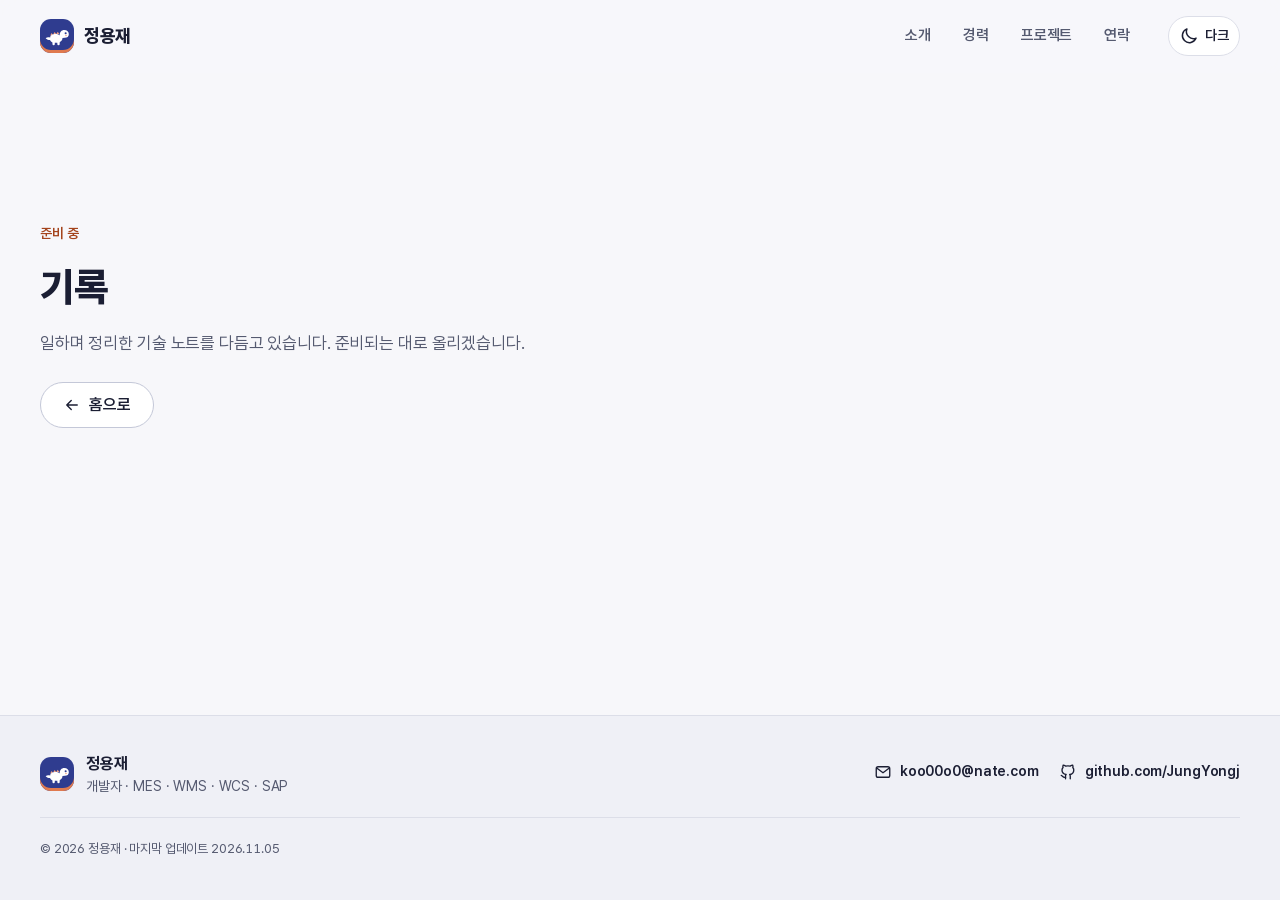
<file: notes.html>
<!DOCTYPE html>
<html lang="ko"><head><meta charset="utf-8">
    <meta name="viewport" content="width=device-width, initial-scale=1.0">
    <meta name="color-scheme" content="light dark">
    <meta property="og:url" content="https://jungyongj.github.io/" />
    <meta property="og:type" content="website">
    <meta property="og:site_name" content="정용재 포트폴리오">
    <meta property="og:locale" content="ko_KR">
    <meta property="og:title" content="정용재 · 제조 현장 시스템 개발자">
    <meta property="og:description" content="현장의 흐름을 코드로 정리합니다 · MES · WMS · WCS · HMI · SAP 연동">
    <meta property="og:image" content="https://jungyongj.github.io/media/og-card.png">
    <meta name="theme-color" content="#2F3C8F"><meta name="robots" content="noindex, nofollow"><script src="js/theme.h8z3tpxftx.js"></script>
    
    <link rel="stylesheet" href="css/tokens.ky7bestf1s.css" />
    <link rel="stylesheet" href="app.daffh3dbuv.css" />
    <link rel="stylesheet" href="Portfolio.Web.n6bfeco9po.styles.css" />
    <link rel="icon" href="favicon.pjfcrfaqp0.svg" type="image/svg&#x2B;xml" />
    <title>기록 · 정용재</title></head>

<body><div class="intro" aria-hidden="true" b-naqy9it6a0><div class="intro-glow" b-naqy9it6a0></div>
    <div class="intro-center" b-naqy9it6a0><span class="intro-mark" b-naqy9it6a0><svg class="intro-frame" viewBox="0 0 72 72" width="72" height="72" focusable="false" b-naqy9it6a0><rect x="2" y="2" width="68" height="68" rx="22" pathLength="1" b-naqy9it6a0></rect></svg>
            <svg class="intro-night" viewBox="20 20 32 32" width="38" height="38" focusable="false" b-naqy9it6a0><path class="intro-moon" d="M34.63 25.01 A12 12 0 1 0 46.8 39.2 A9.5 9.5 0 0 1 34.63 25.01 Z" b-naqy9it6a0></path>
                <path class="intro-spark" d="M46 22.5 Q46.7 27.3 51.5 28 Q46.7 28.7 46 33.5 Q45.3 28.7 40.5 28 Q45.3 27.3 46 22.5 Z" b-naqy9it6a0></path></svg></span>
        <span class="intro-name" b-naqy9it6a0>정용재</span>
        <span class="intro-line" b-naqy9it6a0></span>
        <span class="intro-tag" b-naqy9it6a0>현장의 흐름을 코드로</span>
        <span class="intro-walk" b-naqy9it6a0><span class="intro-dino" b-naqy9it6a0><svg viewBox="0 0 40 29" width="34" height="25" focusable="false" b-naqy9it6a0><rect class="dino-leg leg-a" x="13" y="21.5" width="3.6" height="6.5" rx="1.8" b-naqy9it6a0></rect>
            <rect class="dino-leg leg-b" x="20.5" y="21.5" width="3.6" height="6.5" rx="1.8" b-naqy9it6a0></rect>
            <g class="dino-body" b-naqy9it6a0><path class="dino-spike" d="M9.5 13 l2.3-3.8 l2.3 3.8z M14.2 11.2 l2.3-3.8 l2.3 3.8z M18.9 10.8 l2.3-3.8 l2.3 3.8z" b-naqy9it6a0></path>
            <path class="dino-skin" d="M2.5 17 C4.5 15.4 7.5 15.6 9.6 16.2 C9.4 12.4 13 10.6 18 10.6 C21 10.6 22.9 11.5 24 12.8 C24.2 8 26.8 4.6 31.2 4.6 C35.6 4.6 38.2 7.6 38.2 11.1 C38.2 14.6 35.6 16.6 32.2 16.6 L28.4 16.8 C28.6 21.4 24.4 24.2 18.2 24.2 C12.4 24.2 9.8 21.8 9.3 19.8 C7.1 19.8 4.3 19.1 2.5 17 Z" b-naqy9it6a0></path>
            <ellipse class="dino-belly" cx="18.6" cy="20.2" rx="5.8" ry="2.8" b-naqy9it6a0></ellipse>
            <circle class="dino-eye-white" cx="32.6" cy="9.4" r="2.1" b-naqy9it6a0></circle>
            <circle class="dino-eye" cx="33.3" cy="9.5" r="1.15" b-naqy9it6a0></circle>
            <circle class="dino-cheek" cx="33.8" cy="13" r="1.25" b-naqy9it6a0></circle>
            <path class="dino-arm" d="M26.2 17.6 q2 .5 2.6 2.3" b-naqy9it6a0></path></g></svg></span></span></div></div>

<a class="skip-link" href="#main" b-naqy9it6a0>본문으로 건너뛰기</a><header class="site-header"><div class="container header-inner"><a class="brand" href="index.html" aria-label="정용재 홈"><span class="brand-mark" aria-hidden="true"><svg viewBox="0 0 40 29" width="26" height="19" focusable="false"><rect class="bm-skin" x="13" y="21.5" width="3.6" height="6.5" rx="1.8"></rect>
        <rect class="bm-skin" x="20.5" y="21.5" width="3.6" height="6.5" rx="1.8"></rect>
        <path class="bm-spike" d="M9.5 13 l2.3-3.8 l2.3 3.8z M14.2 11.2 l2.3-3.8 l2.3 3.8z M18.9 10.8 l2.3-3.8 l2.3 3.8z"></path>
        <path class="bm-skin" d="M2.5 17 C4.5 15.4 7.5 15.6 9.6 16.2 C9.4 12.4 13 10.6 18 10.6 C21 10.6 22.9 11.5 24 12.8 C24.2 8 26.8 4.6 31.2 4.6 C35.6 4.6 38.2 7.6 38.2 11.1 C38.2 14.6 35.6 16.6 32.2 16.6 L28.4 16.8 C28.6 21.4 24.4 24.2 18.2 24.2 C12.4 24.2 9.8 21.8 9.3 19.8 C7.1 19.8 4.3 19.1 2.5 17 Z"></path>
        <circle class="bm-eye" cx="33.3" cy="9.5" r="1.6"></circle>
        <circle class="bm-spike" cx="33.8" cy="13" r="1.25"></circle></svg></span>
            <span class="brand-name">정용재</span></a>

        <nav class="site-nav" id="site-nav" aria-label="주 메뉴" data-nav><ul><li><a href="about.html">소개</a></li><li><a href="career.html">경력</a></li><li><a href="projects.html">프로젝트</a></li><li><a href="contact.html">연락</a></li></ul></nav>

        <div class="header-actions"><button type="button" class="icon-button theme-button" data-theme-toggle aria-label="어두운 테마로 바꾸기"><svg class="icon show-light" width="20" height="20" viewBox="0 0 24 24" fill="none" stroke="currentColor" stroke-width="1.8" stroke-linecap="round" stroke-linejoin="round" aria-hidden="true" focusable="false"><path d="M20.5 14.5A8.5 8.5 0 0 1 9.5 3.5a8.5 8.5 0 1 0 11 11Z"></path></svg>
                <svg class="icon show-dark" width="20" height="20" viewBox="0 0 24 24" fill="none" stroke="currentColor" stroke-width="1.8" stroke-linecap="round" stroke-linejoin="round" aria-hidden="true" focusable="false"><circle cx="12" cy="12" r="4"></circle>
            <path d="M12 2v2M12 20v2M4.9 4.9l1.4 1.4M17.7 17.7l1.4 1.4M2 12h2M20 12h2M4.9 19.1l1.4-1.4M17.7 6.3l1.4-1.4"></path></svg>
                <span class="theme-label" data-theme-label>다크</span></button>
            <button type="button" class="icon-button menu-button" data-menu-toggle aria-controls="site-nav" aria-expanded="false" aria-label="메뉴 열기"><svg class="icon when-closed" width="20" height="20" viewBox="0 0 24 24" fill="none" stroke="currentColor" stroke-width="1.8" stroke-linecap="round" stroke-linejoin="round" aria-hidden="true" focusable="false"><path d="M4 7h16M4 12h16M4 17h16"></path></svg>
                <svg class="icon when-open" width="20" height="20" viewBox="0 0 24 24" fill="none" stroke="currentColor" stroke-width="1.8" stroke-linecap="round" stroke-linejoin="round" aria-hidden="true" focusable="false"><path d="M6 6l12 12M18 6L6 18"></path></svg></button></div></div></header>
<div class="menu-scrim" data-menu-scrim hidden b-naqy9it6a0></div>

<main id="main" tabindex="-1" b-naqy9it6a0>

<section class="container page-empty"><p class="section-kicker">준비 중</p>
    <h1>기록</h1>
    <p class="muted">일하며 정리한 기술 노트를 다듬고 있습니다. 준비되는 대로 올리겠습니다.</p>
    <a class="btn btn-ghost" href="index.html"><svg class="icon flip" width="18" height="18" viewBox="0 0 24 24" fill="none" stroke="currentColor" stroke-width="1.8" stroke-linecap="round" stroke-linejoin="round" aria-hidden="true" focusable="false"><path d="M5 12h14M13 6l6 6-6 6"></path></svg> 홈으로</a></section></main>

<footer class="site-footer"><div class="container footer-inner"><div class="footer-id"><span class="brand-mark" aria-hidden="true"><svg viewBox="0 0 40 29" width="26" height="19" focusable="false"><rect class="bm-skin" x="13" y="21.5" width="3.6" height="6.5" rx="1.8"></rect>
        <rect class="bm-skin" x="20.5" y="21.5" width="3.6" height="6.5" rx="1.8"></rect>
        <path class="bm-spike" d="M9.5 13 l2.3-3.8 l2.3 3.8z M14.2 11.2 l2.3-3.8 l2.3 3.8z M18.9 10.8 l2.3-3.8 l2.3 3.8z"></path>
        <path class="bm-skin" d="M2.5 17 C4.5 15.4 7.5 15.6 9.6 16.2 C9.4 12.4 13 10.6 18 10.6 C21 10.6 22.9 11.5 24 12.8 C24.2 8 26.8 4.6 31.2 4.6 C35.6 4.6 38.2 7.6 38.2 11.1 C38.2 14.6 35.6 16.6 32.2 16.6 L28.4 16.8 C28.6 21.4 24.4 24.2 18.2 24.2 C12.4 24.2 9.8 21.8 9.3 19.8 C7.1 19.8 4.3 19.1 2.5 17 Z"></path>
        <circle class="bm-eye" cx="33.3" cy="9.5" r="1.6"></circle>
        <circle class="bm-spike" cx="33.8" cy="13" r="1.25"></circle></svg></span>
            <div><strong>정용재</strong>
                <span class="muted">개발자 · MES · WMS · WCS · SAP</span></div></div>
        <ul class="footer-links"><li><a href="mailto:koo00o0@nate.com"><svg class="icon " width="18" height="18" viewBox="0 0 24 24" fill="none" stroke="currentColor" stroke-width="1.8" stroke-linecap="round" stroke-linejoin="round" aria-hidden="true" focusable="false"><rect x="3" y="5" width="18" height="14" rx="2.5"></rect>
            <path d="m4 7 8 6 8-6"></path></svg><span>koo00o0@nate.com</span></a></li>
            <li><a href="https://github.com/JungYongj" rel="noopener" target="_blank"><svg class="icon " width="18" height="18" viewBox="0 0 24 24" fill="none" stroke="currentColor" stroke-width="1.8" stroke-linecap="round" stroke-linejoin="round" aria-hidden="true" focusable="false"><path d="M9 19c-4 1.2-4-2-6-2.5M15 21v-3.4a3 3 0 0 0-.8-2.3c2.7-.3 5.5-1.3 5.5-6a4.6 4.6 0 0 0-1.3-3.2 4.3 4.3 0 0 0-.1-3.2s-1-.3-3.4 1.3a11.6 11.6 0 0 0-6 0C6.5 2.6 5.5 2.9 5.5 2.9a4.3 4.3 0 0 0-.1 3.2A4.6 4.6 0 0 0 4 9.3c0 4.6 2.8 5.6 5.5 6a3 3 0 0 0-.8 2.3V21"></path></svg><span>github.com/JungYongj</span></a></li></ul>
        <p class="footer-meta muted">© 2026 정용재 · 마지막 업데이트 <time>2026.11.05</time></p></div></footer>

<div id="blazor-error-ui" data-nosnippet b-naqy9it6a0>
    문제가 발생했습니다.
    <a href="index.html" class="reload" b-naqy9it6a0>다시 불러오기</a>
    <span class="dismiss" b-naqy9it6a0>✕</span></div>
        <blazor-focus-on-navigate selector="h1"></blazor-focus-on-navigate>
    <script src="js/site.bggxq6guwe.js" defer></script></body></html>
</file>
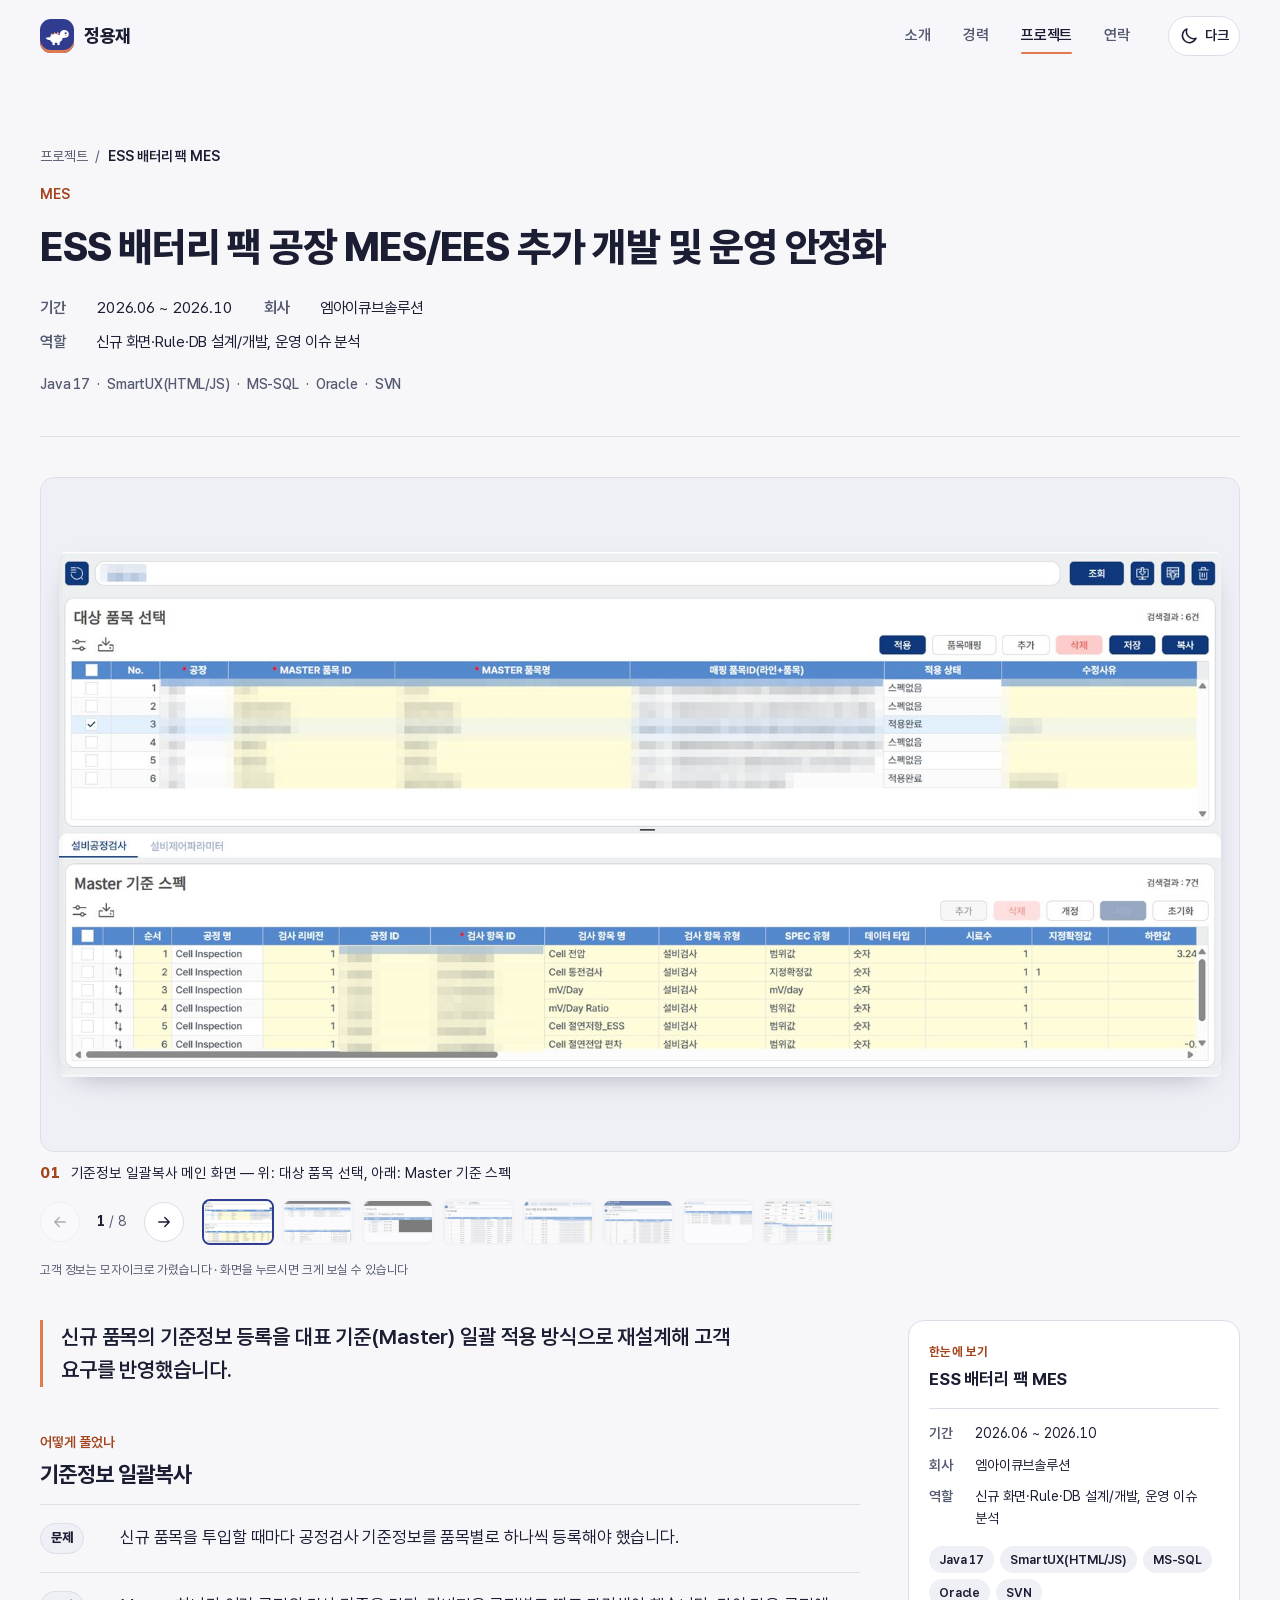
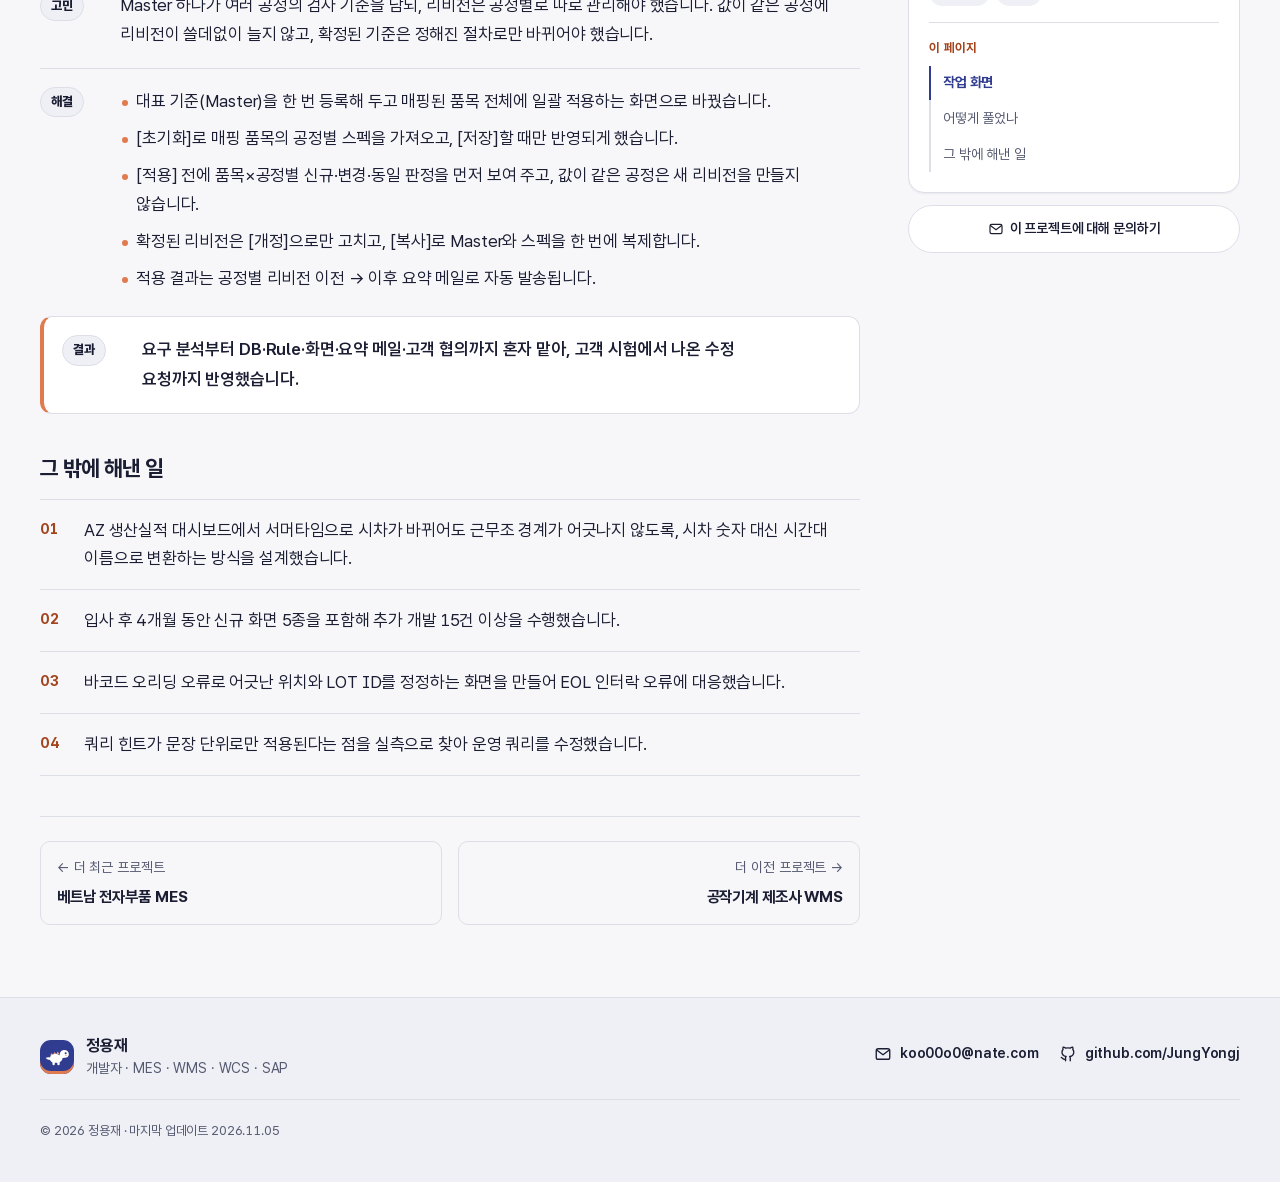
<file: project-battery-pack-mes.html>
<!DOCTYPE html>
<html lang="ko"><head><meta charset="utf-8">
    <meta name="viewport" content="width=device-width, initial-scale=1.0">
    <meta name="color-scheme" content="light dark">
    <meta property="og:url" content="https://jungyongj.github.io/" />
    <meta property="og:type" content="website">
    <meta property="og:site_name" content="정용재 포트폴리오">
    <meta property="og:locale" content="ko_KR">
    <meta property="og:title" content="정용재 · 제조 현장 시스템 개발자">
    <meta property="og:description" content="현장의 흐름을 코드로 정리합니다 · MES · WMS · WCS · HMI · SAP 연동">
    <meta property="og:image" content="https://jungyongj.github.io/media/og-card.png">
    <meta name="theme-color" content="#2F3C8F"><meta name="robots" content="noindex, nofollow"><script src="js/theme.h8z3tpxftx.js"></script>
    
    <link rel="stylesheet" href="css/tokens.ky7bestf1s.css" />
    <link rel="stylesheet" href="app.daffh3dbuv.css" />
    <link rel="stylesheet" href="Portfolio.Web.n6bfeco9po.styles.css" />
    <link rel="icon" href="favicon.pjfcrfaqp0.svg" type="image/svg&#x2B;xml" />
    <title>ESS 배터리 팩 MES · 프로젝트 · 정용재</title><meta name="description" content="신규 품목의 기준정보 등록을 대표 기준(Master) 일괄 적용 방식으로 재설계해 고객 요구를 반영했습니다." /></head>

<body><div class="intro" aria-hidden="true" b-naqy9it6a0><div class="intro-glow" b-naqy9it6a0></div>
    <div class="intro-center" b-naqy9it6a0><span class="intro-mark" b-naqy9it6a0><svg class="intro-frame" viewBox="0 0 72 72" width="72" height="72" focusable="false" b-naqy9it6a0><rect x="2" y="2" width="68" height="68" rx="22" pathLength="1" b-naqy9it6a0></rect></svg>
            <svg class="intro-night" viewBox="20 20 32 32" width="38" height="38" focusable="false" b-naqy9it6a0><path class="intro-moon" d="M34.63 25.01 A12 12 0 1 0 46.8 39.2 A9.5 9.5 0 0 1 34.63 25.01 Z" b-naqy9it6a0></path>
                <path class="intro-spark" d="M46 22.5 Q46.7 27.3 51.5 28 Q46.7 28.7 46 33.5 Q45.3 28.7 40.5 28 Q45.3 27.3 46 22.5 Z" b-naqy9it6a0></path></svg></span>
        <span class="intro-name" b-naqy9it6a0>정용재</span>
        <span class="intro-line" b-naqy9it6a0></span>
        <span class="intro-tag" b-naqy9it6a0>현장의 흐름을 코드로</span>
        <span class="intro-walk" b-naqy9it6a0><span class="intro-dino" b-naqy9it6a0><svg viewBox="0 0 40 29" width="34" height="25" focusable="false" b-naqy9it6a0><rect class="dino-leg leg-a" x="13" y="21.5" width="3.6" height="6.5" rx="1.8" b-naqy9it6a0></rect>
            <rect class="dino-leg leg-b" x="20.5" y="21.5" width="3.6" height="6.5" rx="1.8" b-naqy9it6a0></rect>
            <g class="dino-body" b-naqy9it6a0><path class="dino-spike" d="M9.5 13 l2.3-3.8 l2.3 3.8z M14.2 11.2 l2.3-3.8 l2.3 3.8z M18.9 10.8 l2.3-3.8 l2.3 3.8z" b-naqy9it6a0></path>
            <path class="dino-skin" d="M2.5 17 C4.5 15.4 7.5 15.6 9.6 16.2 C9.4 12.4 13 10.6 18 10.6 C21 10.6 22.9 11.5 24 12.8 C24.2 8 26.8 4.6 31.2 4.6 C35.6 4.6 38.2 7.6 38.2 11.1 C38.2 14.6 35.6 16.6 32.2 16.6 L28.4 16.8 C28.6 21.4 24.4 24.2 18.2 24.2 C12.4 24.2 9.8 21.8 9.3 19.8 C7.1 19.8 4.3 19.1 2.5 17 Z" b-naqy9it6a0></path>
            <ellipse class="dino-belly" cx="18.6" cy="20.2" rx="5.8" ry="2.8" b-naqy9it6a0></ellipse>
            <circle class="dino-eye-white" cx="32.6" cy="9.4" r="2.1" b-naqy9it6a0></circle>
            <circle class="dino-eye" cx="33.3" cy="9.5" r="1.15" b-naqy9it6a0></circle>
            <circle class="dino-cheek" cx="33.8" cy="13" r="1.25" b-naqy9it6a0></circle>
            <path class="dino-arm" d="M26.2 17.6 q2 .5 2.6 2.3" b-naqy9it6a0></path></g></svg></span></span></div></div>

<a class="skip-link" href="#main" b-naqy9it6a0>본문으로 건너뛰기</a><header class="site-header"><div class="container header-inner"><a class="brand" href="index.html" aria-label="정용재 홈"><span class="brand-mark" aria-hidden="true"><svg viewBox="0 0 40 29" width="26" height="19" focusable="false"><rect class="bm-skin" x="13" y="21.5" width="3.6" height="6.5" rx="1.8"></rect>
        <rect class="bm-skin" x="20.5" y="21.5" width="3.6" height="6.5" rx="1.8"></rect>
        <path class="bm-spike" d="M9.5 13 l2.3-3.8 l2.3 3.8z M14.2 11.2 l2.3-3.8 l2.3 3.8z M18.9 10.8 l2.3-3.8 l2.3 3.8z"></path>
        <path class="bm-skin" d="M2.5 17 C4.5 15.4 7.5 15.6 9.6 16.2 C9.4 12.4 13 10.6 18 10.6 C21 10.6 22.9 11.5 24 12.8 C24.2 8 26.8 4.6 31.2 4.6 C35.6 4.6 38.2 7.6 38.2 11.1 C38.2 14.6 35.6 16.6 32.2 16.6 L28.4 16.8 C28.6 21.4 24.4 24.2 18.2 24.2 C12.4 24.2 9.8 21.8 9.3 19.8 C7.1 19.8 4.3 19.1 2.5 17 Z"></path>
        <circle class="bm-eye" cx="33.3" cy="9.5" r="1.6"></circle>
        <circle class="bm-spike" cx="33.8" cy="13" r="1.25"></circle></svg></span>
            <span class="brand-name">정용재</span></a>

        <nav class="site-nav" id="site-nav" aria-label="주 메뉴" data-nav><ul><li><a href="about.html">소개</a></li><li><a href="career.html">경력</a></li><li><a href="projects.html" class="is-active" aria-current="page">프로젝트</a></li><li><a href="contact.html">연락</a></li></ul></nav>

        <div class="header-actions"><button type="button" class="icon-button theme-button" data-theme-toggle aria-label="어두운 테마로 바꾸기"><svg class="icon show-light" width="20" height="20" viewBox="0 0 24 24" fill="none" stroke="currentColor" stroke-width="1.8" stroke-linecap="round" stroke-linejoin="round" aria-hidden="true" focusable="false"><path d="M20.5 14.5A8.5 8.5 0 0 1 9.5 3.5a8.5 8.5 0 1 0 11 11Z"></path></svg>
                <svg class="icon show-dark" width="20" height="20" viewBox="0 0 24 24" fill="none" stroke="currentColor" stroke-width="1.8" stroke-linecap="round" stroke-linejoin="round" aria-hidden="true" focusable="false"><circle cx="12" cy="12" r="4"></circle>
            <path d="M12 2v2M12 20v2M4.9 4.9l1.4 1.4M17.7 17.7l1.4 1.4M2 12h2M20 12h2M4.9 19.1l1.4-1.4M17.7 6.3l1.4-1.4"></path></svg>
                <span class="theme-label" data-theme-label>다크</span></button>
            <button type="button" class="icon-button menu-button" data-menu-toggle aria-controls="site-nav" aria-expanded="false" aria-label="메뉴 열기"><svg class="icon when-closed" width="20" height="20" viewBox="0 0 24 24" fill="none" stroke="currentColor" stroke-width="1.8" stroke-linecap="round" stroke-linejoin="round" aria-hidden="true" focusable="false"><path d="M4 7h16M4 12h16M4 17h16"></path></svg>
                <svg class="icon when-open" width="20" height="20" viewBox="0 0 24 24" fill="none" stroke="currentColor" stroke-width="1.8" stroke-linecap="round" stroke-linejoin="round" aria-hidden="true" focusable="false"><path d="M6 6l12 12M18 6L6 18"></path></svg></button></div></div></header>
<div class="menu-scrim" data-menu-scrim hidden b-naqy9it6a0></div>

<main id="main" tabindex="-1" b-naqy9it6a0>
    <article class="case" data-kb="project" data-slug="battery-pack-mes"><header class="container case-head"><nav class="crumbs" aria-label="위치"><a href="projects.html">프로젝트</a>
                <span aria-hidden="true">/</span>
                <span aria-current="page">ESS 배터리 팩 MES</span></nav>
            <p class="section-kicker">MES</p>
            <h1 data-kb-field="title">ESS 배터리 팩 공장 MES/EES 추가 개발 및 운영 안정화</h1>

            <dl class="case-facts"><div><dt>기간</dt><dd><time data-kb-field="period">2026.06 ~ 2026.10</time></dd></div>
                <div><dt>회사</dt><dd>엠아이큐브솔루션</dd></div>
                <div class="wide"><dt>역할</dt><dd data-kb-field="role">신규 화면·Rule·DB 설계/개발, 운영 이슈 분석</dd></div></dl>
            <ul class="entry-tech case-tech" aria-label="사용 기술"><li data-kb-field="tech">Java 17</li><li data-kb-field="tech">SmartUX(HTML/JS)</li><li data-kb-field="tech">MS-SQL</li><li data-kb-field="tech">Oracle</li><li data-kb-field="tech">SVN</li></ul></header>

        <div class="container case-body"><section class="case-gallery" id="screens" data-gallery aria-roledescription="carousel" aria-label="ESS 배터리 팩 MES 작업 화면"><div class="gal-stage"><ul class="gal-track" data-gal-track tabindex="0" aria-label="작업 화면 목록 (좌우 화살표로 넘기기)"><li class="gal-slide" data-gal-slide aria-roledescription="slide" aria-label="1 / 8"><figure><a class="gal-frame" href="media/projects/battery-pack-mes/01.jpg" target="_blank" rel="noopener" aria-label="기준정보 일괄복사 메인 화면 — 위: 대상 품목 선택, 아래: Master 기준 스펙 — 크게 보기" data-gal-open="0"><img src="media/projects/battery-pack-mes/01.jpg" alt="기준정보 일괄복사 메인 화면 — 위: 대상 품목 선택, 아래: Master 기준 스펙" loading="eager" decoding="async" /></a>
                            <figcaption><span class="gal-num">01</span> 기준정보 일괄복사 메인 화면 — 위: 대상 품목 선택, 아래: Master 기준 스펙</figcaption></figure></li><li class="gal-slide" data-gal-slide aria-roledescription="slide" aria-label="2 / 8"><figure><a class="gal-frame" href="media/projects/battery-pack-mes/02.jpg" target="_blank" rel="noopener" aria-label="초기화 — 매핑 품목에서 공정별 기준 스펙 가져오기 — 크게 보기" data-gal-open="1"><img src="media/projects/battery-pack-mes/02.jpg" alt="초기화 — 매핑 품목에서 공정별 기준 스펙 가져오기" loading="lazy" decoding="async" /></a>
                            <figcaption><span class="gal-num">02</span> 초기화 — 매핑 품목에서 공정별 기준 스펙 가져오기</figcaption></figure></li><li class="gal-slide" data-gal-slide aria-roledescription="slide" aria-label="3 / 8"><figure><a class="gal-frame" href="media/projects/battery-pack-mes/03.jpg" target="_blank" rel="noopener" aria-label="적용 — 품목×공정별 미리보기와 수정 사유 입력 — 크게 보기" data-gal-open="2"><img src="media/projects/battery-pack-mes/03.jpg" alt="적용 — 품목×공정별 미리보기와 수정 사유 입력" loading="lazy" decoding="async" /></a>
                            <figcaption><span class="gal-num">03</span> 적용 — 품목×공정별 미리보기와 수정 사유 입력</figcaption></figure></li><li class="gal-slide" data-gal-slide aria-roledescription="slide" aria-label="4 / 8"><figure><a class="gal-frame" href="media/projects/battery-pack-mes/04.jpg" target="_blank" rel="noopener" aria-label="Link 자재결합 위치 매핑 — 바코드 오리딩으로 어긋난 M Link·Rack 위치 정정·교환 — 크게 보기" data-gal-open="3"><img src="media/projects/battery-pack-mes/04.jpg" alt="Link 자재결합 위치 매핑 — 바코드 오리딩으로 어긋난 M Link·Rack 위치 정정·교환" loading="lazy" decoding="async" /></a>
                            <figcaption><span class="gal-num">04</span> Link 자재결합 위치 매핑 — 바코드 오리딩으로 어긋난 M Link·Rack 위치 정정·교환</figcaption></figure></li><li class="gal-slide" data-gal-slide aria-roledescription="slide" aria-label="5 / 8"><figure><a class="gal-frame" href="media/projects/battery-pack-mes/05.jpg" target="_blank" rel="noopener" aria-label="PACK 결합이력 보정 — 재작업으로 수동 추가된 결합 상태 보정 (위치 중복 방지) — 크게 보기" data-gal-open="4"><img src="media/projects/battery-pack-mes/05.jpg" alt="PACK 결합이력 보정 — 재작업으로 수동 추가된 결합 상태 보정 (위치 중복 방지)" loading="lazy" decoding="async" /></a>
                            <figcaption><span class="gal-num">05</span> PACK 결합이력 보정 — 재작업으로 수동 추가된 결합 상태 보정 (위치 중복 방지)</figcaption></figure></li><li class="gal-slide" data-gal-slide aria-roledescription="slide" aria-label="6 / 8"><figure><a class="gal-frame" href="media/projects/battery-pack-mes/06.jpg" target="_blank" rel="noopener" aria-label="LINK LOT 생성 변경 — 스캔·반송 불일치로 틀어진 LOT ID·BCD NO 정정 — 크게 보기" data-gal-open="5"><img src="media/projects/battery-pack-mes/06.jpg" alt="LINK LOT 생성 변경 — 스캔·반송 불일치로 틀어진 LOT ID·BCD NO 정정" loading="lazy" decoding="async" /></a>
                            <figcaption><span class="gal-num">06</span> LINK LOT 생성 변경 — 스캔·반송 불일치로 틀어진 LOT ID·BCD NO 정정</figcaption></figure></li><li class="gal-slide" data-gal-slide aria-roledescription="slide" aria-label="7 / 8"><figure><a class="gal-frame" href="media/projects/battery-pack-mes/07.jpg" target="_blank" rel="noopener" aria-label="QRQC 관리 — 재검사 횟수를 넘긴 NG 제품을 품질 입회 하에 1회 예외 재투입 — 크게 보기" data-gal-open="6"><img src="media/projects/battery-pack-mes/07.jpg" alt="QRQC 관리 — 재검사 횟수를 넘긴 NG 제품을 품질 입회 하에 1회 예외 재투입" loading="lazy" decoding="async" /></a>
                            <figcaption><span class="gal-num">07</span> QRQC 관리 — 재검사 횟수를 넘긴 NG 제품을 품질 입회 하에 1회 예외 재투입</figcaption></figure></li><li class="gal-slide" data-gal-slide aria-roledescription="slide" aria-label="8 / 8"><figure><a class="gal-frame" href="media/projects/battery-pack-mes/08.jpg" target="_blank" rel="noopener" aria-label="생산 실적 대시보드 — 근무조·월 단위 완공·양품·NG·직행률과 공정별 현황, 3분마다 자동 갱신 — 크게 보기" data-gal-open="7"><img src="media/projects/battery-pack-mes/08.jpg" alt="생산 실적 대시보드 — 근무조·월 단위 완공·양품·NG·직행률과 공정별 현황, 3분마다 자동 갱신" loading="lazy" decoding="async" /></a>
                            <figcaption><span class="gal-num">08</span> 생산 실적 대시보드 — 근무조·월 단위 완공·양품·NG·직행률과 공정별 현황, 3분마다 자동 갱신</figcaption></figure></li></ul></div><div class="gal-bar" data-gal-bar hidden><div class="gal-ctrl"><button type="button" class="gal-btn" data-gal-prev aria-label="이전 화면"><svg class="icon flip" width="18" height="18" viewBox="0 0 24 24" fill="none" stroke="currentColor" stroke-width="1.8" stroke-linecap="round" stroke-linejoin="round" aria-hidden="true" focusable="false"><path d="M5 12h14M13 6l6 6-6 6"></path></svg></button>
                    <p class="gal-count" aria-live="polite"><strong data-gal-current>1</strong> / 8</p>
                    <button type="button" class="gal-btn" data-gal-next aria-label="다음 화면"><svg class="icon " width="18" height="18" viewBox="0 0 24 24" fill="none" stroke="currentColor" stroke-width="1.8" stroke-linecap="round" stroke-linejoin="round" aria-hidden="true" focusable="false"><path d="M5 12h14M13 6l6 6-6 6"></path></svg></button></div>
                <ol class="gal-thumbs" aria-label="화면 바로 가기"><li><button type="button" class="gal-thumb is-active" data-gal-go="0" aria-label="1번 화면: 기준정보 일괄복사 메인 화면 — 위: 대상 품목 선택, 아래: Master 기준 스펙" aria-current="true"><img src="media/projects/battery-pack-mes/01.jpg" alt loading="lazy" decoding="async" /></button></li><li><button type="button" class="gal-thumb" data-gal-go="1" aria-label="2번 화면: 초기화 — 매핑 품목에서 공정별 기준 스펙 가져오기"><img src="media/projects/battery-pack-mes/02.jpg" alt loading="lazy" decoding="async" /></button></li><li><button type="button" class="gal-thumb" data-gal-go="2" aria-label="3번 화면: 적용 — 품목×공정별 미리보기와 수정 사유 입력"><img src="media/projects/battery-pack-mes/03.jpg" alt loading="lazy" decoding="async" /></button></li><li><button type="button" class="gal-thumb" data-gal-go="3" aria-label="4번 화면: Link 자재결합 위치 매핑 — 바코드 오리딩으로 어긋난 M Link·Rack 위치 정정·교환"><img src="media/projects/battery-pack-mes/04.jpg" alt loading="lazy" decoding="async" /></button></li><li><button type="button" class="gal-thumb" data-gal-go="4" aria-label="5번 화면: PACK 결합이력 보정 — 재작업으로 수동 추가된 결합 상태 보정 (위치 중복 방지)"><img src="media/projects/battery-pack-mes/05.jpg" alt loading="lazy" decoding="async" /></button></li><li><button type="button" class="gal-thumb" data-gal-go="5" aria-label="6번 화면: LINK LOT 생성 변경 — 스캔·반송 불일치로 틀어진 LOT ID·BCD NO 정정"><img src="media/projects/battery-pack-mes/06.jpg" alt loading="lazy" decoding="async" /></button></li><li><button type="button" class="gal-thumb" data-gal-go="6" aria-label="7번 화면: QRQC 관리 — 재검사 횟수를 넘긴 NG 제품을 품질 입회 하에 1회 예외 재투입"><img src="media/projects/battery-pack-mes/07.jpg" alt loading="lazy" decoding="async" /></button></li><li><button type="button" class="gal-thumb" data-gal-go="7" aria-label="8번 화면: 생산 실적 대시보드 — 근무조·월 단위 완공·양품·NG·직행률과 공정별 현황, 3분마다 자동 갱신"><img src="media/projects/battery-pack-mes/08.jpg" alt loading="lazy" decoding="async" /></button></li></ol></div><p class="gal-note">고객 정보는 모자이크로 가렸습니다 · 화면을 누르시면 크게 보실 수 있습니다</p></section><div class="case-layout"><div class="case-main"><p class="case-summary">신규 품목의 기준정보 등록을 대표 기준(Master) 일괄 적용 방식으로 재설계해 고객 요구를 반영했습니다.</p><section class="case-section case-story" id="story" aria-labelledby="story-title"><p class="section-kicker">어떻게 풀었나</p>
                    <h2 id="story-title">기준정보 일괄복사</h2>
                    <ol class="story-steps"><li class="story-step reveal"><span class="story-label">문제</span>
                            <p>신규 품목을 투입할 때마다 공정검사 기준정보를 품목별로 하나씩 등록해야 했습니다.</p></li>
                        <li class="story-step reveal"><span class="story-label">고민</span>
                            <p>Master 하나가 여러 공정의 검사 기준을 담되, 리비전은 공정별로 따로 관리해야 했습니다. 값이 같은 공정에 리비전이 쓸데없이 늘지 않고, 확정된 기준은 정해진 절차로만 바뀌어야 했습니다.</p></li>
                        <li class="story-step reveal"><span class="story-label">해결</span>
                            <ul class="story-list"><li>대표 기준(Master)을 한 번 등록해 두고 매핑된 품목 전체에 일괄 적용하는 화면으로 바꿨습니다.</li><li>[초기화]로 매핑 품목의 공정별 스펙을 가져오고, [저장]할 때만 반영되게 했습니다.</li><li>[적용] 전에 품목×공정별 신규·변경·동일 판정을 먼저 보여 주고, 값이 같은 공정은 새 리비전을 만들지 않습니다.</li><li>확정된 리비전은 [개정]으로만 고치고, [복사]로 Master와 스펙을 한 번에 복제합니다.</li><li>적용 결과는 공정별 리비전 이전 → 이후 요약 메일로 자동 발송됩니다.</li></ul></li>
                        <li class="story-step is-result reveal"><span class="story-label">결과</span>
                            <p>요구 분석부터 DB·Rule·화면·요약 메일·고객 협의까지 혼자 맡아, 고객 시험에서 나온 수정 요청까지 반영했습니다.</p></li></ol></section><section class="case-section reveal" id="done" aria-labelledby="done-title"><h2 id="done-title">그 밖에 해낸 일</h2>
                    <ol class="case-achievements"><li data-kb="achievement" data-code="G9">AZ 생산실적 대시보드에서 서머타임으로 시차가 바뀌어도 근무조 경계가 어긋나지 않도록, 시차 숫자 대신 시간대 이름으로 변환하는 방식을 설계했습니다.</li><li data-kb="achievement" data-code="G1">입사 후 4개월 동안 신규 화면 5종을 포함해 추가 개발 15건 이상을 수행했습니다.</li><li data-kb="achievement" data-code="G3">바코드 오리딩 오류로 어긋난 위치와 LOT ID를 정정하는 화면을 만들어 EOL 인터락 오류에 대응했습니다.</li><li data-kb="achievement" data-code="G5">쿼리 힌트가 문장 단위로만 적용된다는 점을 실측으로 찾아 운영 쿼리를 수정했습니다.</li></ol></section></div><aside class="case-aside" aria-label="프로젝트 한눈에 보기"><div class="aside-card"><p class="aside-label">한눈에 보기</p>
                    <p class="aside-title">ESS 배터리 팩 MES</p>
                    <dl class="aside-facts"><div><dt>기간</dt><dd>2026.06 ~ 2026.10</dd></div>
                        <div><dt>회사</dt><dd>엠아이큐브솔루션</dd></div><div><dt>역할</dt><dd>신규 화면·Rule·DB 설계/개발, 운영 이슈 분석</dd></div></dl><ul class="aside-tech" aria-label="사용 기술"><li>Java 17</li><li>SmartUX(HTML/JS)</li><li>MS-SQL</li><li>Oracle</li><li>SVN</li></ul><nav class="aside-toc" aria-label="이 페이지 목차"><p class="aside-label">이 페이지</p>
                            <ol><li><a href="#screens" data-toc-link="screens">작업 화면</a></li><li><a href="#story" data-toc-link="story">어떻게 풀었나</a></li><li><a href="#done" data-toc-link="done">그 밖에 해낸 일</a></li></ol></nav></div>
                <a class="aside-contact" href="contact.html"><svg class="icon " width="16" height="16" viewBox="0 0 24 24" fill="none" stroke="currentColor" stroke-width="1.8" stroke-linecap="round" stroke-linejoin="round" aria-hidden="true" focusable="false"><rect x="3" y="5" width="18" height="14" rx="2.5"></rect>
            <path d="m4 7 8 6 8-6"></path></svg> 이 프로젝트에 대해 문의하기</a></aside></div>

            <nav class="case-nav" aria-label="다른 프로젝트"><a class="case-nav-link" href="project-electronics-mes-vietnam.html" rel="prev"><span class="muted">← 더 최근 프로젝트</span>
                        <strong>베트남 전자부품 MES</strong></a><a class="case-nav-link to-right" href="project-wms-inbound-design.html" rel="next"><span class="muted">더 이전 프로젝트 →</span>
                        <strong>공작기계 제조사 WMS</strong></a></nav></div></article></main>

<footer class="site-footer"><div class="container footer-inner"><div class="footer-id"><span class="brand-mark" aria-hidden="true"><svg viewBox="0 0 40 29" width="26" height="19" focusable="false"><rect class="bm-skin" x="13" y="21.5" width="3.6" height="6.5" rx="1.8"></rect>
        <rect class="bm-skin" x="20.5" y="21.5" width="3.6" height="6.5" rx="1.8"></rect>
        <path class="bm-spike" d="M9.5 13 l2.3-3.8 l2.3 3.8z M14.2 11.2 l2.3-3.8 l2.3 3.8z M18.9 10.8 l2.3-3.8 l2.3 3.8z"></path>
        <path class="bm-skin" d="M2.5 17 C4.5 15.4 7.5 15.6 9.6 16.2 C9.4 12.4 13 10.6 18 10.6 C21 10.6 22.9 11.5 24 12.8 C24.2 8 26.8 4.6 31.2 4.6 C35.6 4.6 38.2 7.6 38.2 11.1 C38.2 14.6 35.6 16.6 32.2 16.6 L28.4 16.8 C28.6 21.4 24.4 24.2 18.2 24.2 C12.4 24.2 9.8 21.8 9.3 19.8 C7.1 19.8 4.3 19.1 2.5 17 Z"></path>
        <circle class="bm-eye" cx="33.3" cy="9.5" r="1.6"></circle>
        <circle class="bm-spike" cx="33.8" cy="13" r="1.25"></circle></svg></span>
            <div><strong>정용재</strong>
                <span class="muted">개발자 · MES · WMS · WCS · SAP</span></div></div>
        <ul class="footer-links"><li><a href="mailto:koo00o0@nate.com"><svg class="icon " width="18" height="18" viewBox="0 0 24 24" fill="none" stroke="currentColor" stroke-width="1.8" stroke-linecap="round" stroke-linejoin="round" aria-hidden="true" focusable="false"><rect x="3" y="5" width="18" height="14" rx="2.5"></rect>
            <path d="m4 7 8 6 8-6"></path></svg><span>koo00o0@nate.com</span></a></li>
            <li><a href="https://github.com/JungYongj" rel="noopener" target="_blank"><svg class="icon " width="18" height="18" viewBox="0 0 24 24" fill="none" stroke="currentColor" stroke-width="1.8" stroke-linecap="round" stroke-linejoin="round" aria-hidden="true" focusable="false"><path d="M9 19c-4 1.2-4-2-6-2.5M15 21v-3.4a3 3 0 0 0-.8-2.3c2.7-.3 5.5-1.3 5.5-6a4.6 4.6 0 0 0-1.3-3.2 4.3 4.3 0 0 0-.1-3.2s-1-.3-3.4 1.3a11.6 11.6 0 0 0-6 0C6.5 2.6 5.5 2.9 5.5 2.9a4.3 4.3 0 0 0-.1 3.2A4.6 4.6 0 0 0 4 9.3c0 4.6 2.8 5.6 5.5 6a3 3 0 0 0-.8 2.3V21"></path></svg><span>github.com/JungYongj</span></a></li></ul>
        <p class="footer-meta muted">© 2026 정용재 · 마지막 업데이트 <time>2026.11.05</time></p></div></footer>

<div id="blazor-error-ui" data-nosnippet b-naqy9it6a0>
    문제가 발생했습니다.
    <a href="index.html" class="reload" b-naqy9it6a0>다시 불러오기</a>
    <span class="dismiss" b-naqy9it6a0>✕</span></div>
        <blazor-focus-on-navigate selector="h1"></blazor-focus-on-navigate>
    <script src="js/site.bggxq6guwe.js" defer></script></body></html>
</file>
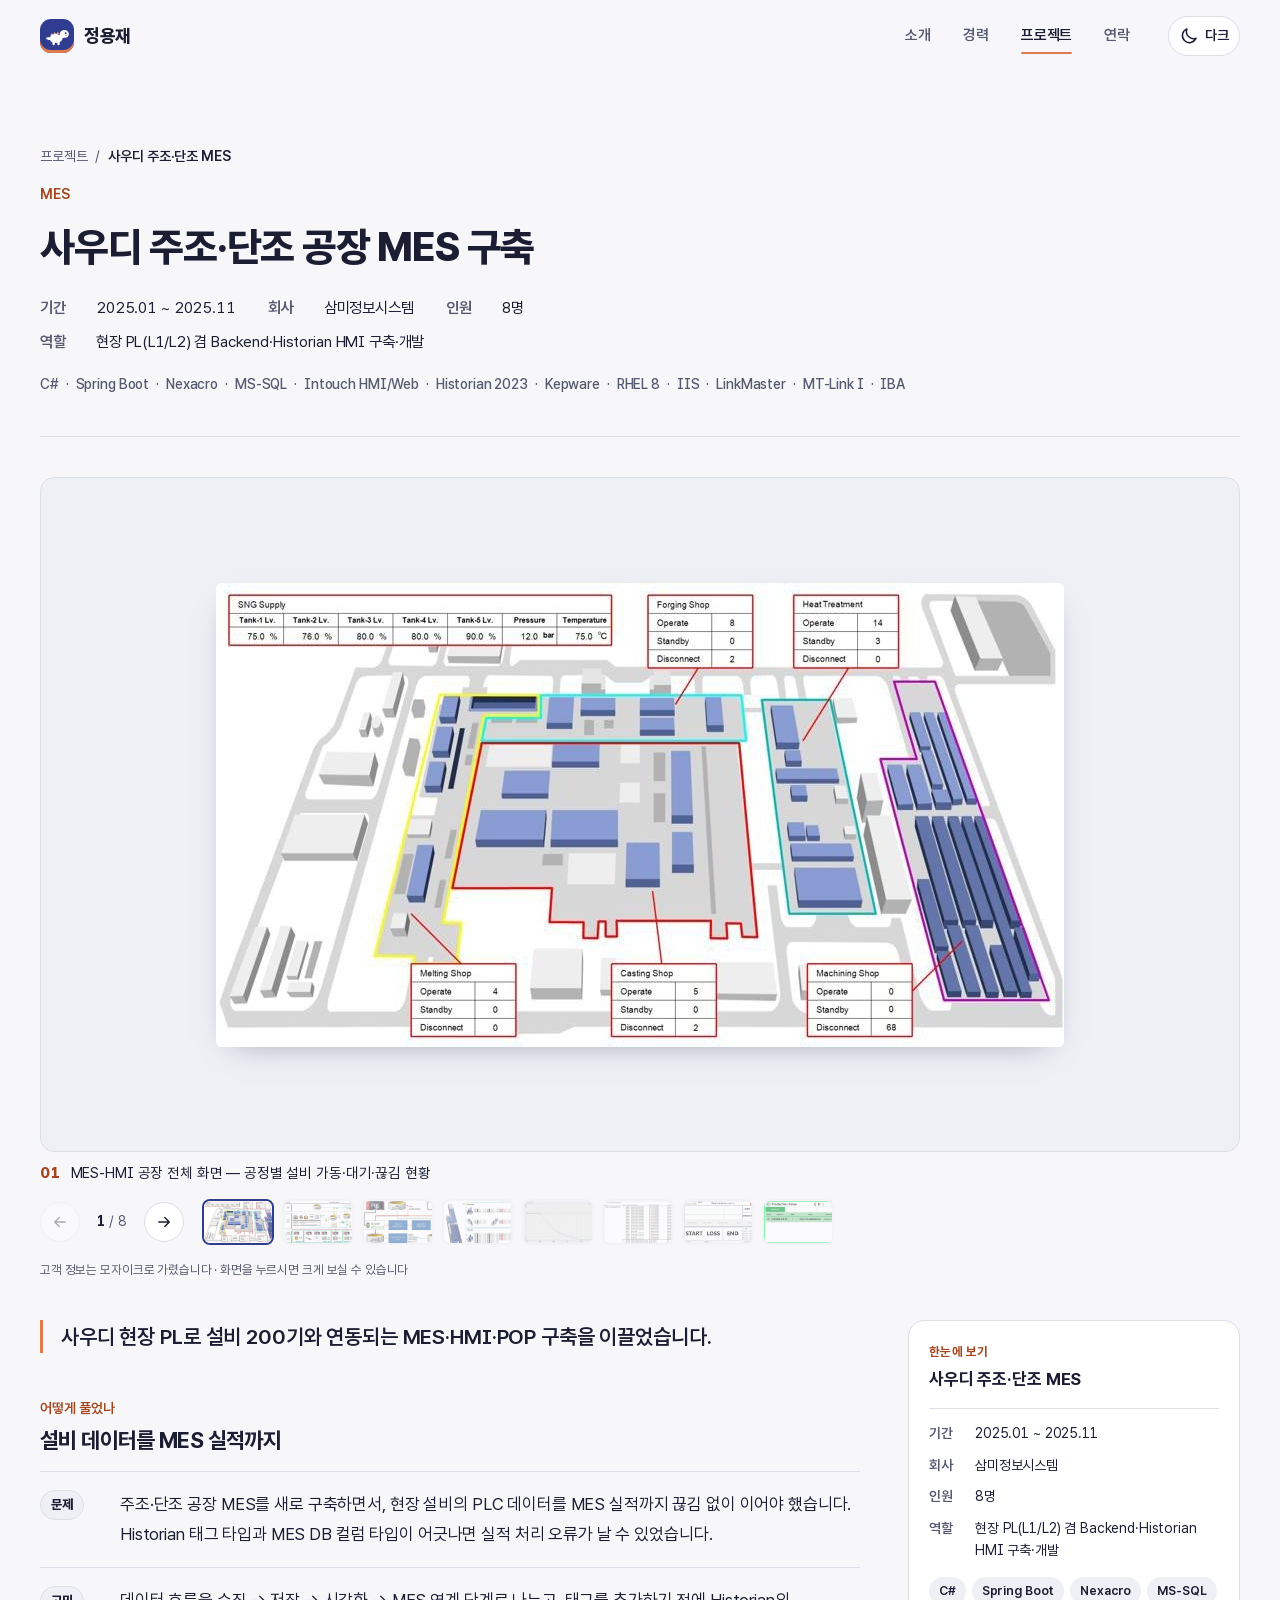
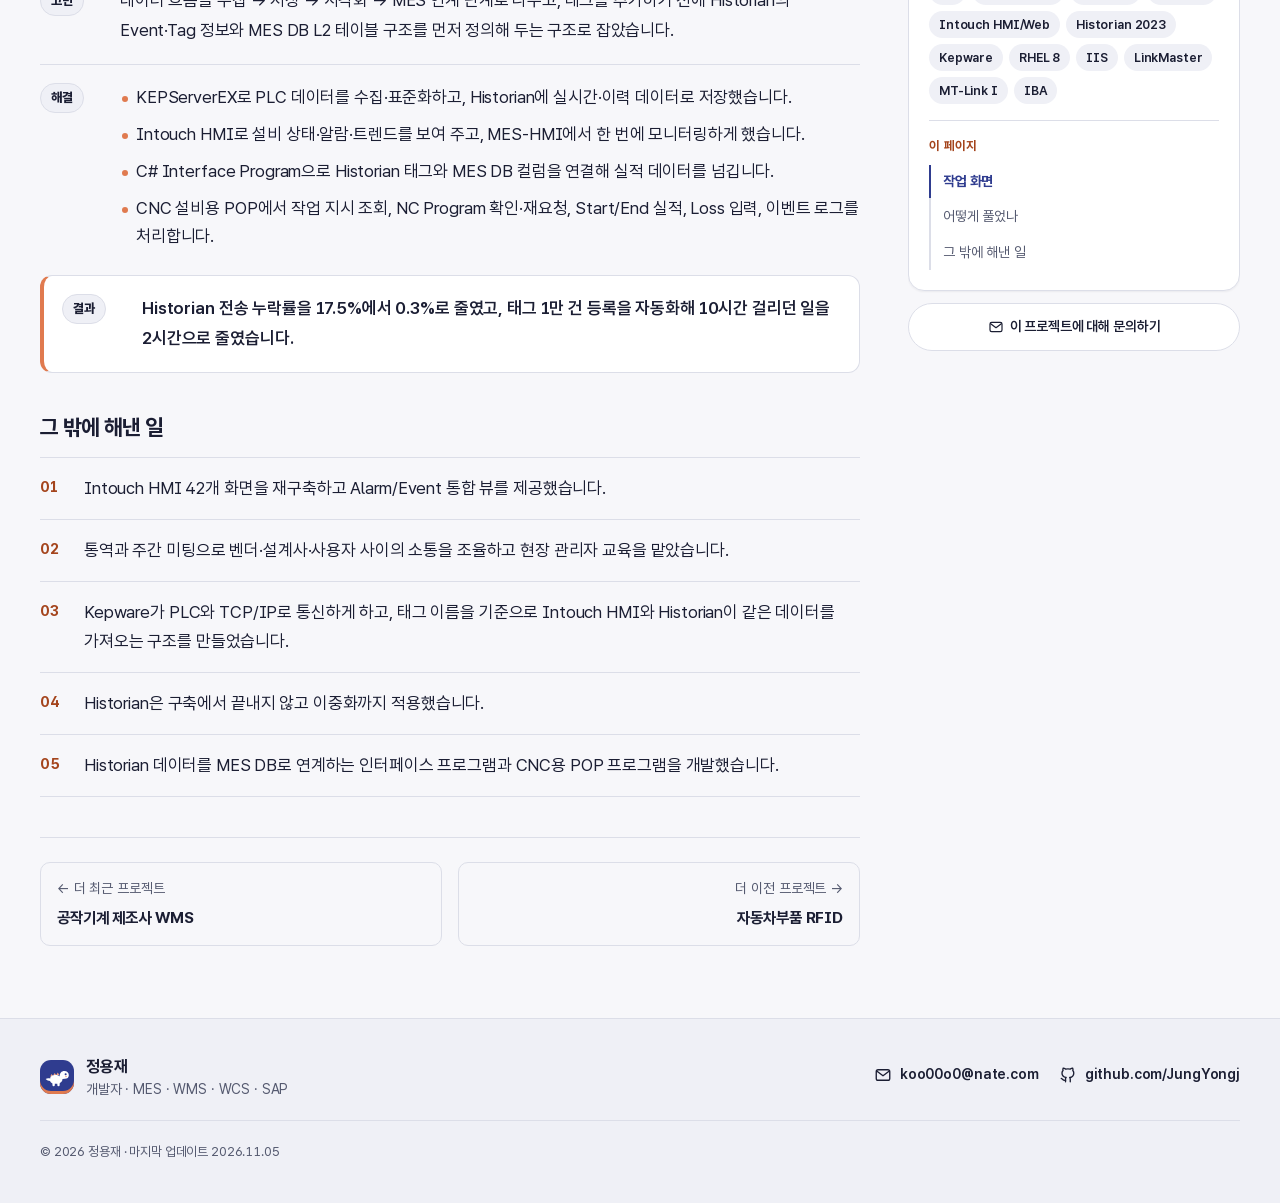
<file: project-casting-forging-mes.html>
<!DOCTYPE html>
<html lang="ko"><head><meta charset="utf-8">
    <meta name="viewport" content="width=device-width, initial-scale=1.0">
    <meta name="color-scheme" content="light dark">
    <meta property="og:url" content="https://jungyongj.github.io/" />
    <meta property="og:type" content="website">
    <meta property="og:site_name" content="정용재 포트폴리오">
    <meta property="og:locale" content="ko_KR">
    <meta property="og:title" content="정용재 · 제조 현장 시스템 개발자">
    <meta property="og:description" content="현장의 흐름을 코드로 정리합니다 · MES · WMS · WCS · HMI · SAP 연동">
    <meta property="og:image" content="https://jungyongj.github.io/media/og-card.png">
    <meta name="theme-color" content="#2F3C8F"><meta name="robots" content="noindex, nofollow"><script src="js/theme.h8z3tpxftx.js"></script>
    
    <link rel="stylesheet" href="css/tokens.ky7bestf1s.css" />
    <link rel="stylesheet" href="app.daffh3dbuv.css" />
    <link rel="stylesheet" href="Portfolio.Web.n6bfeco9po.styles.css" />
    <link rel="icon" href="favicon.pjfcrfaqp0.svg" type="image/svg&#x2B;xml" />
    <title>사우디 주조·단조 MES · 프로젝트 · 정용재</title><meta name="description" content="사우디 현장 PL로 설비 200기와 연동되는 MES·HMI·POP 구축을 이끌었습니다." /></head>

<body><div class="intro" aria-hidden="true" b-naqy9it6a0><div class="intro-glow" b-naqy9it6a0></div>
    <div class="intro-center" b-naqy9it6a0><span class="intro-mark" b-naqy9it6a0><svg class="intro-frame" viewBox="0 0 72 72" width="72" height="72" focusable="false" b-naqy9it6a0><rect x="2" y="2" width="68" height="68" rx="22" pathLength="1" b-naqy9it6a0></rect></svg>
            <svg class="intro-night" viewBox="20 20 32 32" width="38" height="38" focusable="false" b-naqy9it6a0><path class="intro-moon" d="M34.63 25.01 A12 12 0 1 0 46.8 39.2 A9.5 9.5 0 0 1 34.63 25.01 Z" b-naqy9it6a0></path>
                <path class="intro-spark" d="M46 22.5 Q46.7 27.3 51.5 28 Q46.7 28.7 46 33.5 Q45.3 28.7 40.5 28 Q45.3 27.3 46 22.5 Z" b-naqy9it6a0></path></svg></span>
        <span class="intro-name" b-naqy9it6a0>정용재</span>
        <span class="intro-line" b-naqy9it6a0></span>
        <span class="intro-tag" b-naqy9it6a0>현장의 흐름을 코드로</span>
        <span class="intro-walk" b-naqy9it6a0><span class="intro-dino" b-naqy9it6a0><svg viewBox="0 0 40 29" width="34" height="25" focusable="false" b-naqy9it6a0><rect class="dino-leg leg-a" x="13" y="21.5" width="3.6" height="6.5" rx="1.8" b-naqy9it6a0></rect>
            <rect class="dino-leg leg-b" x="20.5" y="21.5" width="3.6" height="6.5" rx="1.8" b-naqy9it6a0></rect>
            <g class="dino-body" b-naqy9it6a0><path class="dino-spike" d="M9.5 13 l2.3-3.8 l2.3 3.8z M14.2 11.2 l2.3-3.8 l2.3 3.8z M18.9 10.8 l2.3-3.8 l2.3 3.8z" b-naqy9it6a0></path>
            <path class="dino-skin" d="M2.5 17 C4.5 15.4 7.5 15.6 9.6 16.2 C9.4 12.4 13 10.6 18 10.6 C21 10.6 22.9 11.5 24 12.8 C24.2 8 26.8 4.6 31.2 4.6 C35.6 4.6 38.2 7.6 38.2 11.1 C38.2 14.6 35.6 16.6 32.2 16.6 L28.4 16.8 C28.6 21.4 24.4 24.2 18.2 24.2 C12.4 24.2 9.8 21.8 9.3 19.8 C7.1 19.8 4.3 19.1 2.5 17 Z" b-naqy9it6a0></path>
            <ellipse class="dino-belly" cx="18.6" cy="20.2" rx="5.8" ry="2.8" b-naqy9it6a0></ellipse>
            <circle class="dino-eye-white" cx="32.6" cy="9.4" r="2.1" b-naqy9it6a0></circle>
            <circle class="dino-eye" cx="33.3" cy="9.5" r="1.15" b-naqy9it6a0></circle>
            <circle class="dino-cheek" cx="33.8" cy="13" r="1.25" b-naqy9it6a0></circle>
            <path class="dino-arm" d="M26.2 17.6 q2 .5 2.6 2.3" b-naqy9it6a0></path></g></svg></span></span></div></div>

<a class="skip-link" href="#main" b-naqy9it6a0>본문으로 건너뛰기</a><header class="site-header"><div class="container header-inner"><a class="brand" href="index.html" aria-label="정용재 홈"><span class="brand-mark" aria-hidden="true"><svg viewBox="0 0 40 29" width="26" height="19" focusable="false"><rect class="bm-skin" x="13" y="21.5" width="3.6" height="6.5" rx="1.8"></rect>
        <rect class="bm-skin" x="20.5" y="21.5" width="3.6" height="6.5" rx="1.8"></rect>
        <path class="bm-spike" d="M9.5 13 l2.3-3.8 l2.3 3.8z M14.2 11.2 l2.3-3.8 l2.3 3.8z M18.9 10.8 l2.3-3.8 l2.3 3.8z"></path>
        <path class="bm-skin" d="M2.5 17 C4.5 15.4 7.5 15.6 9.6 16.2 C9.4 12.4 13 10.6 18 10.6 C21 10.6 22.9 11.5 24 12.8 C24.2 8 26.8 4.6 31.2 4.6 C35.6 4.6 38.2 7.6 38.2 11.1 C38.2 14.6 35.6 16.6 32.2 16.6 L28.4 16.8 C28.6 21.4 24.4 24.2 18.2 24.2 C12.4 24.2 9.8 21.8 9.3 19.8 C7.1 19.8 4.3 19.1 2.5 17 Z"></path>
        <circle class="bm-eye" cx="33.3" cy="9.5" r="1.6"></circle>
        <circle class="bm-spike" cx="33.8" cy="13" r="1.25"></circle></svg></span>
            <span class="brand-name">정용재</span></a>

        <nav class="site-nav" id="site-nav" aria-label="주 메뉴" data-nav><ul><li><a href="about.html">소개</a></li><li><a href="career.html">경력</a></li><li><a href="projects.html" class="is-active" aria-current="page">프로젝트</a></li><li><a href="contact.html">연락</a></li></ul></nav>

        <div class="header-actions"><button type="button" class="icon-button theme-button" data-theme-toggle aria-label="어두운 테마로 바꾸기"><svg class="icon show-light" width="20" height="20" viewBox="0 0 24 24" fill="none" stroke="currentColor" stroke-width="1.8" stroke-linecap="round" stroke-linejoin="round" aria-hidden="true" focusable="false"><path d="M20.5 14.5A8.5 8.5 0 0 1 9.5 3.5a8.5 8.5 0 1 0 11 11Z"></path></svg>
                <svg class="icon show-dark" width="20" height="20" viewBox="0 0 24 24" fill="none" stroke="currentColor" stroke-width="1.8" stroke-linecap="round" stroke-linejoin="round" aria-hidden="true" focusable="false"><circle cx="12" cy="12" r="4"></circle>
            <path d="M12 2v2M12 20v2M4.9 4.9l1.4 1.4M17.7 17.7l1.4 1.4M2 12h2M20 12h2M4.9 19.1l1.4-1.4M17.7 6.3l1.4-1.4"></path></svg>
                <span class="theme-label" data-theme-label>다크</span></button>
            <button type="button" class="icon-button menu-button" data-menu-toggle aria-controls="site-nav" aria-expanded="false" aria-label="메뉴 열기"><svg class="icon when-closed" width="20" height="20" viewBox="0 0 24 24" fill="none" stroke="currentColor" stroke-width="1.8" stroke-linecap="round" stroke-linejoin="round" aria-hidden="true" focusable="false"><path d="M4 7h16M4 12h16M4 17h16"></path></svg>
                <svg class="icon when-open" width="20" height="20" viewBox="0 0 24 24" fill="none" stroke="currentColor" stroke-width="1.8" stroke-linecap="round" stroke-linejoin="round" aria-hidden="true" focusable="false"><path d="M6 6l12 12M18 6L6 18"></path></svg></button></div></div></header>
<div class="menu-scrim" data-menu-scrim hidden b-naqy9it6a0></div>

<main id="main" tabindex="-1" b-naqy9it6a0>
    <article class="case" data-kb="project" data-slug="casting-forging-mes"><header class="container case-head"><nav class="crumbs" aria-label="위치"><a href="projects.html">프로젝트</a>
                <span aria-hidden="true">/</span>
                <span aria-current="page">사우디 주조·단조 MES</span></nav>
            <p class="section-kicker">MES</p>
            <h1 data-kb-field="title">사우디 주조·단조 공장 MES 구축</h1>

            <dl class="case-facts"><div><dt>기간</dt><dd><time data-kb-field="period">2025.01 ~ 2025.11</time></dd></div>
                <div><dt>회사</dt><dd>삼미정보시스템</dd></div>
                <div class="wide"><dt>역할</dt><dd data-kb-field="role">현장 PL(L1/L2) 겸 Backend·Historian HMI 구축·개발</dd></div><div><dt>인원</dt><dd data-kb-field="team">8명</dd></div></dl>
            <ul class="entry-tech case-tech" aria-label="사용 기술"><li data-kb-field="tech">C#</li><li data-kb-field="tech">Spring Boot</li><li data-kb-field="tech">Nexacro</li><li data-kb-field="tech">MS-SQL</li><li data-kb-field="tech">Intouch HMI/Web</li><li data-kb-field="tech">Historian 2023</li><li data-kb-field="tech">Kepware</li><li data-kb-field="tech">RHEL 8</li><li data-kb-field="tech">IIS</li><li data-kb-field="tech">LinkMaster</li><li data-kb-field="tech">MT-Link I</li><li data-kb-field="tech">IBA</li></ul></header>

        <div class="container case-body"><section class="case-gallery" id="screens" data-gallery aria-roledescription="carousel" aria-label="사우디 주조·단조 MES 작업 화면"><div class="gal-stage"><ul class="gal-track" data-gal-track tabindex="0" aria-label="작업 화면 목록 (좌우 화살표로 넘기기)"><li class="gal-slide" data-gal-slide aria-roledescription="slide" aria-label="1 / 8"><figure><a class="gal-frame" href="media/projects/casting-forging-mes/01.jpg" target="_blank" rel="noopener" aria-label="MES-HMI 공장 전체 화면 — 공정별 설비 가동·대기·끊김 현황 — 크게 보기" data-gal-open="0"><img src="media/projects/casting-forging-mes/01.jpg" alt="MES-HMI 공장 전체 화면 — 공정별 설비 가동·대기·끊김 현황" loading="eager" decoding="async" /></a>
                            <figcaption><span class="gal-num">01</span> MES-HMI 공장 전체 화면 — 공정별 설비 가동·대기·끊김 현황</figcaption></figure></li><li class="gal-slide" data-gal-slide aria-roledescription="slide" aria-label="2 / 8"><figure><a class="gal-frame" href="media/projects/casting-forging-mes/02.jpg" target="_blank" rel="noopener" aria-label="공장 시스템 구조 — Level 0 설비부터 Level 3 MES까지 — 크게 보기" data-gal-open="1"><img src="media/projects/casting-forging-mes/02.jpg" alt="공장 시스템 구조 — Level 0 설비부터 Level 3 MES까지" loading="lazy" decoding="async" /></a>
                            <figcaption><span class="gal-num">02</span> 공장 시스템 구조 — Level 0 설비부터 Level 3 MES까지</figcaption></figure></li><li class="gal-slide" data-gal-slide aria-roledescription="slide" aria-label="3 / 8"><figure><a class="gal-frame" href="media/projects/casting-forging-mes/03.jpg" target="_blank" rel="noopener" aria-label="데이터 흐름 — PLC → KEPServerEX → Historian → Interface Program → MES DB — 크게 보기" data-gal-open="2"><img src="media/projects/casting-forging-mes/03.jpg" alt="데이터 흐름 — PLC → KEPServerEX → Historian → Interface Program → MES DB" loading="lazy" decoding="async" /></a>
                            <figcaption><span class="gal-num">03</span> 데이터 흐름 — PLC → KEPServerEX → Historian → Interface Program → MES DB</figcaption></figure></li><li class="gal-slide" data-gal-slide aria-roledescription="slide" aria-label="4 / 8"><figure><a class="gal-frame" href="media/projects/casting-forging-mes/04.jpg" target="_blank" rel="noopener" aria-label="Intouch HMI 설비 화면 — 가공 공정 설비별 상태 — 크게 보기" data-gal-open="3"><img src="media/projects/casting-forging-mes/04.jpg" alt="Intouch HMI 설비 화면 — 가공 공정 설비별 상태" loading="lazy" decoding="async" /></a>
                            <figcaption><span class="gal-num">04</span> Intouch HMI 설비 화면 — 가공 공정 설비별 상태</figcaption></figure></li><li class="gal-slide" data-gal-slide aria-roledescription="slide" aria-label="5 / 8"><figure><a class="gal-frame" href="media/projects/casting-forging-mes/05.jpg" target="_blank" rel="noopener" aria-label="Historian Trend 데이터 분석 — 크게 보기" data-gal-open="4"><img src="media/projects/casting-forging-mes/05.jpg" alt="Historian Trend 데이터 분석" loading="lazy" decoding="async" /></a>
                            <figcaption><span class="gal-num">05</span> Historian Trend 데이터 분석</figcaption></figure></li><li class="gal-slide" data-gal-slide aria-roledescription="slide" aria-label="6 / 8"><figure><a class="gal-frame" href="media/projects/casting-forging-mes/06.jpg" target="_blank" rel="noopener" aria-label="Interface Program — Historian 태그와 MES DB 컬럼 연결 관리 — 크게 보기" data-gal-open="5"><img src="media/projects/casting-forging-mes/06.jpg" alt="Interface Program — Historian 태그와 MES DB 컬럼 연결 관리" loading="lazy" decoding="async" /></a>
                            <figcaption><span class="gal-num">06</span> Interface Program — Historian 태그와 MES DB 컬럼 연결 관리</figcaption></figure></li><li class="gal-slide" data-gal-slide aria-roledescription="slide" aria-label="7 / 8"><figure><a class="gal-frame" href="media/projects/casting-forging-mes/07.jpg" target="_blank" rel="noopener" aria-label="현장 POP — CNC 작업 Start · Loss · End와 이벤트 로그 — 크게 보기" data-gal-open="6"><img src="media/projects/casting-forging-mes/07.jpg" alt="현장 POP — CNC 작업 Start · Loss · End와 이벤트 로그" loading="lazy" decoding="async" /></a>
                            <figcaption><span class="gal-num">07</span> 현장 POP — CNC 작업 Start · Loss · End와 이벤트 로그</figcaption></figure></li><li class="gal-slide" data-gal-slide aria-roledescription="slide" aria-label="8 / 8"><figure><a class="gal-frame" href="media/projects/casting-forging-mes/08.jpg" target="_blank" rel="noopener" aria-label="POP Production Order — 확정된 작업 지시와 실제 시간 — 크게 보기" data-gal-open="7"><img src="media/projects/casting-forging-mes/08.jpg" alt="POP Production Order — 확정된 작업 지시와 실제 시간" loading="lazy" decoding="async" /></a>
                            <figcaption><span class="gal-num">08</span> POP Production Order — 확정된 작업 지시와 실제 시간</figcaption></figure></li></ul></div><div class="gal-bar" data-gal-bar hidden><div class="gal-ctrl"><button type="button" class="gal-btn" data-gal-prev aria-label="이전 화면"><svg class="icon flip" width="18" height="18" viewBox="0 0 24 24" fill="none" stroke="currentColor" stroke-width="1.8" stroke-linecap="round" stroke-linejoin="round" aria-hidden="true" focusable="false"><path d="M5 12h14M13 6l6 6-6 6"></path></svg></button>
                    <p class="gal-count" aria-live="polite"><strong data-gal-current>1</strong> / 8</p>
                    <button type="button" class="gal-btn" data-gal-next aria-label="다음 화면"><svg class="icon " width="18" height="18" viewBox="0 0 24 24" fill="none" stroke="currentColor" stroke-width="1.8" stroke-linecap="round" stroke-linejoin="round" aria-hidden="true" focusable="false"><path d="M5 12h14M13 6l6 6-6 6"></path></svg></button></div>
                <ol class="gal-thumbs" aria-label="화면 바로 가기"><li><button type="button" class="gal-thumb is-active" data-gal-go="0" aria-label="1번 화면: MES-HMI 공장 전체 화면 — 공정별 설비 가동·대기·끊김 현황" aria-current="true"><img src="media/projects/casting-forging-mes/01.jpg" alt loading="lazy" decoding="async" /></button></li><li><button type="button" class="gal-thumb" data-gal-go="1" aria-label="2번 화면: 공장 시스템 구조 — Level 0 설비부터 Level 3 MES까지"><img src="media/projects/casting-forging-mes/02.jpg" alt loading="lazy" decoding="async" /></button></li><li><button type="button" class="gal-thumb" data-gal-go="2" aria-label="3번 화면: 데이터 흐름 — PLC → KEPServerEX → Historian → Interface Program → MES DB"><img src="media/projects/casting-forging-mes/03.jpg" alt loading="lazy" decoding="async" /></button></li><li><button type="button" class="gal-thumb" data-gal-go="3" aria-label="4번 화면: Intouch HMI 설비 화면 — 가공 공정 설비별 상태"><img src="media/projects/casting-forging-mes/04.jpg" alt loading="lazy" decoding="async" /></button></li><li><button type="button" class="gal-thumb" data-gal-go="4" aria-label="5번 화면: Historian Trend 데이터 분석"><img src="media/projects/casting-forging-mes/05.jpg" alt loading="lazy" decoding="async" /></button></li><li><button type="button" class="gal-thumb" data-gal-go="5" aria-label="6번 화면: Interface Program — Historian 태그와 MES DB 컬럼 연결 관리"><img src="media/projects/casting-forging-mes/06.jpg" alt loading="lazy" decoding="async" /></button></li><li><button type="button" class="gal-thumb" data-gal-go="6" aria-label="7번 화면: 현장 POP — CNC 작업 Start · Loss · End와 이벤트 로그"><img src="media/projects/casting-forging-mes/07.jpg" alt loading="lazy" decoding="async" /></button></li><li><button type="button" class="gal-thumb" data-gal-go="7" aria-label="8번 화면: POP Production Order — 확정된 작업 지시와 실제 시간"><img src="media/projects/casting-forging-mes/08.jpg" alt loading="lazy" decoding="async" /></button></li></ol></div><p class="gal-note">고객 정보는 모자이크로 가렸습니다 · 화면을 누르시면 크게 보실 수 있습니다</p></section><div class="case-layout"><div class="case-main"><p class="case-summary">사우디 현장 PL로 설비 200기와 연동되는 MES·HMI·POP 구축을 이끌었습니다.</p><section class="case-section case-story" id="story" aria-labelledby="story-title"><p class="section-kicker">어떻게 풀었나</p>
                    <h2 id="story-title">설비 데이터를 MES 실적까지</h2>
                    <ol class="story-steps"><li class="story-step reveal"><span class="story-label">문제</span>
                            <p>주조·단조 공장 MES를 새로 구축하면서, 현장 설비의 PLC 데이터를 MES 실적까지 끊김 없이 이어야 했습니다. Historian 태그 타입과 MES DB 컬럼 타입이 어긋나면 실적 처리 오류가 날 수 있었습니다.</p></li>
                        <li class="story-step reveal"><span class="story-label">고민</span>
                            <p>데이터 흐름을 수집 → 저장 → 시각화 → MES 연계 단계로 나누고, 태그를 추가하기 전에 Historian의 Event·Tag 정보와 MES DB L2 테이블 구조를 먼저 정의해 두는 구조로 잡았습니다.</p></li>
                        <li class="story-step reveal"><span class="story-label">해결</span>
                            <ul class="story-list"><li>KEPServerEX로 PLC 데이터를 수집·표준화하고, Historian에 실시간·이력 데이터로 저장했습니다.</li><li>Intouch HMI로 설비 상태·알람·트렌드를 보여 주고, MES-HMI에서 한 번에 모니터링하게 했습니다.</li><li>C# Interface Program으로 Historian 태그와 MES DB 컬럼을 연결해 실적 데이터를 넘깁니다.</li><li>CNC 설비용 POP에서 작업 지시 조회, NC Program 확인·재요청, Start/End 실적, Loss 입력, 이벤트 로그를 처리합니다.</li></ul></li>
                        <li class="story-step is-result reveal"><span class="story-label">결과</span>
                            <p>Historian 전송 누락률을 17.5%에서 0.3%로 줄였고, 태그 1만 건 등록을 자동화해 10시간 걸리던 일을 2시간으로 줄였습니다.</p></li></ol></section><section class="case-section reveal" id="done" aria-labelledby="done-title"><h2 id="done-title">그 밖에 해낸 일</h2>
                    <ol class="case-achievements"><li data-kb="achievement" data-code="B2">Intouch HMI 42개 화면을 재구축하고 Alarm/Event 통합 뷰를 제공했습니다.</li><li data-kb="achievement" data-code="B11">통역과 주간 미팅으로 벤더·설계사·사용자 사이의 소통을 조율하고 현장 관리자 교육을 맡았습니다.</li><li data-kb="achievement" data-code="B13">Kepware가 PLC와 TCP/IP로 통신하게 하고, 태그 이름을 기준으로 Intouch HMI와 Historian이 같은 데이터를 가져오는 구조를 만들었습니다.</li><li data-kb="achievement" data-code="B14">Historian은 구축에서 끝내지 않고 이중화까지 적용했습니다.</li><li data-kb="achievement" data-code="B12">Historian 데이터를 MES DB로 연계하는 인터페이스 프로그램과 CNC용 POP 프로그램을 개발했습니다.</li></ol></section></div><aside class="case-aside" aria-label="프로젝트 한눈에 보기"><div class="aside-card"><p class="aside-label">한눈에 보기</p>
                    <p class="aside-title">사우디 주조·단조 MES</p>
                    <dl class="aside-facts"><div><dt>기간</dt><dd>2025.01 ~ 2025.11</dd></div>
                        <div><dt>회사</dt><dd>삼미정보시스템</dd></div><div><dt>인원</dt><dd>8명</dd></div><div><dt>역할</dt><dd>현장 PL(L1/L2) 겸 Backend·Historian HMI 구축·개발</dd></div></dl><ul class="aside-tech" aria-label="사용 기술"><li>C#</li><li>Spring Boot</li><li>Nexacro</li><li>MS-SQL</li><li>Intouch HMI/Web</li><li>Historian 2023</li><li>Kepware</li><li>RHEL 8</li><li>IIS</li><li>LinkMaster</li><li>MT-Link I</li><li>IBA</li></ul><nav class="aside-toc" aria-label="이 페이지 목차"><p class="aside-label">이 페이지</p>
                            <ol><li><a href="#screens" data-toc-link="screens">작업 화면</a></li><li><a href="#story" data-toc-link="story">어떻게 풀었나</a></li><li><a href="#done" data-toc-link="done">그 밖에 해낸 일</a></li></ol></nav></div>
                <a class="aside-contact" href="contact.html"><svg class="icon " width="16" height="16" viewBox="0 0 24 24" fill="none" stroke="currentColor" stroke-width="1.8" stroke-linecap="round" stroke-linejoin="round" aria-hidden="true" focusable="false"><rect x="3" y="5" width="18" height="14" rx="2.5"></rect>
            <path d="m4 7 8 6 8-6"></path></svg> 이 프로젝트에 대해 문의하기</a></aside></div>

            <nav class="case-nav" aria-label="다른 프로젝트"><a class="case-nav-link" href="project-wms-inbound-design.html" rel="prev"><span class="muted">← 더 최근 프로젝트</span>
                        <strong>공작기계 제조사 WMS</strong></a><a class="case-nav-link to-right" href="project-rfid-mixup-prevention.html" rel="next"><span class="muted">더 이전 프로젝트 →</span>
                        <strong>자동차부품 RFID</strong></a></nav></div></article></main>

<footer class="site-footer"><div class="container footer-inner"><div class="footer-id"><span class="brand-mark" aria-hidden="true"><svg viewBox="0 0 40 29" width="26" height="19" focusable="false"><rect class="bm-skin" x="13" y="21.5" width="3.6" height="6.5" rx="1.8"></rect>
        <rect class="bm-skin" x="20.5" y="21.5" width="3.6" height="6.5" rx="1.8"></rect>
        <path class="bm-spike" d="M9.5 13 l2.3-3.8 l2.3 3.8z M14.2 11.2 l2.3-3.8 l2.3 3.8z M18.9 10.8 l2.3-3.8 l2.3 3.8z"></path>
        <path class="bm-skin" d="M2.5 17 C4.5 15.4 7.5 15.6 9.6 16.2 C9.4 12.4 13 10.6 18 10.6 C21 10.6 22.9 11.5 24 12.8 C24.2 8 26.8 4.6 31.2 4.6 C35.6 4.6 38.2 7.6 38.2 11.1 C38.2 14.6 35.6 16.6 32.2 16.6 L28.4 16.8 C28.6 21.4 24.4 24.2 18.2 24.2 C12.4 24.2 9.8 21.8 9.3 19.8 C7.1 19.8 4.3 19.1 2.5 17 Z"></path>
        <circle class="bm-eye" cx="33.3" cy="9.5" r="1.6"></circle>
        <circle class="bm-spike" cx="33.8" cy="13" r="1.25"></circle></svg></span>
            <div><strong>정용재</strong>
                <span class="muted">개발자 · MES · WMS · WCS · SAP</span></div></div>
        <ul class="footer-links"><li><a href="mailto:koo00o0@nate.com"><svg class="icon " width="18" height="18" viewBox="0 0 24 24" fill="none" stroke="currentColor" stroke-width="1.8" stroke-linecap="round" stroke-linejoin="round" aria-hidden="true" focusable="false"><rect x="3" y="5" width="18" height="14" rx="2.5"></rect>
            <path d="m4 7 8 6 8-6"></path></svg><span>koo00o0@nate.com</span></a></li>
            <li><a href="https://github.com/JungYongj" rel="noopener" target="_blank"><svg class="icon " width="18" height="18" viewBox="0 0 24 24" fill="none" stroke="currentColor" stroke-width="1.8" stroke-linecap="round" stroke-linejoin="round" aria-hidden="true" focusable="false"><path d="M9 19c-4 1.2-4-2-6-2.5M15 21v-3.4a3 3 0 0 0-.8-2.3c2.7-.3 5.5-1.3 5.5-6a4.6 4.6 0 0 0-1.3-3.2 4.3 4.3 0 0 0-.1-3.2s-1-.3-3.4 1.3a11.6 11.6 0 0 0-6 0C6.5 2.6 5.5 2.9 5.5 2.9a4.3 4.3 0 0 0-.1 3.2A4.6 4.6 0 0 0 4 9.3c0 4.6 2.8 5.6 5.5 6a3 3 0 0 0-.8 2.3V21"></path></svg><span>github.com/JungYongj</span></a></li></ul>
        <p class="footer-meta muted">© 2026 정용재 · 마지막 업데이트 <time>2026.11.05</time></p></div></footer>

<div id="blazor-error-ui" data-nosnippet b-naqy9it6a0>
    문제가 발생했습니다.
    <a href="index.html" class="reload" b-naqy9it6a0>다시 불러오기</a>
    <span class="dismiss" b-naqy9it6a0>✕</span></div>
        <blazor-focus-on-navigate selector="h1"></blazor-focus-on-navigate>
    <script src="js/site.bggxq6guwe.js" defer></script></body></html>
</file>
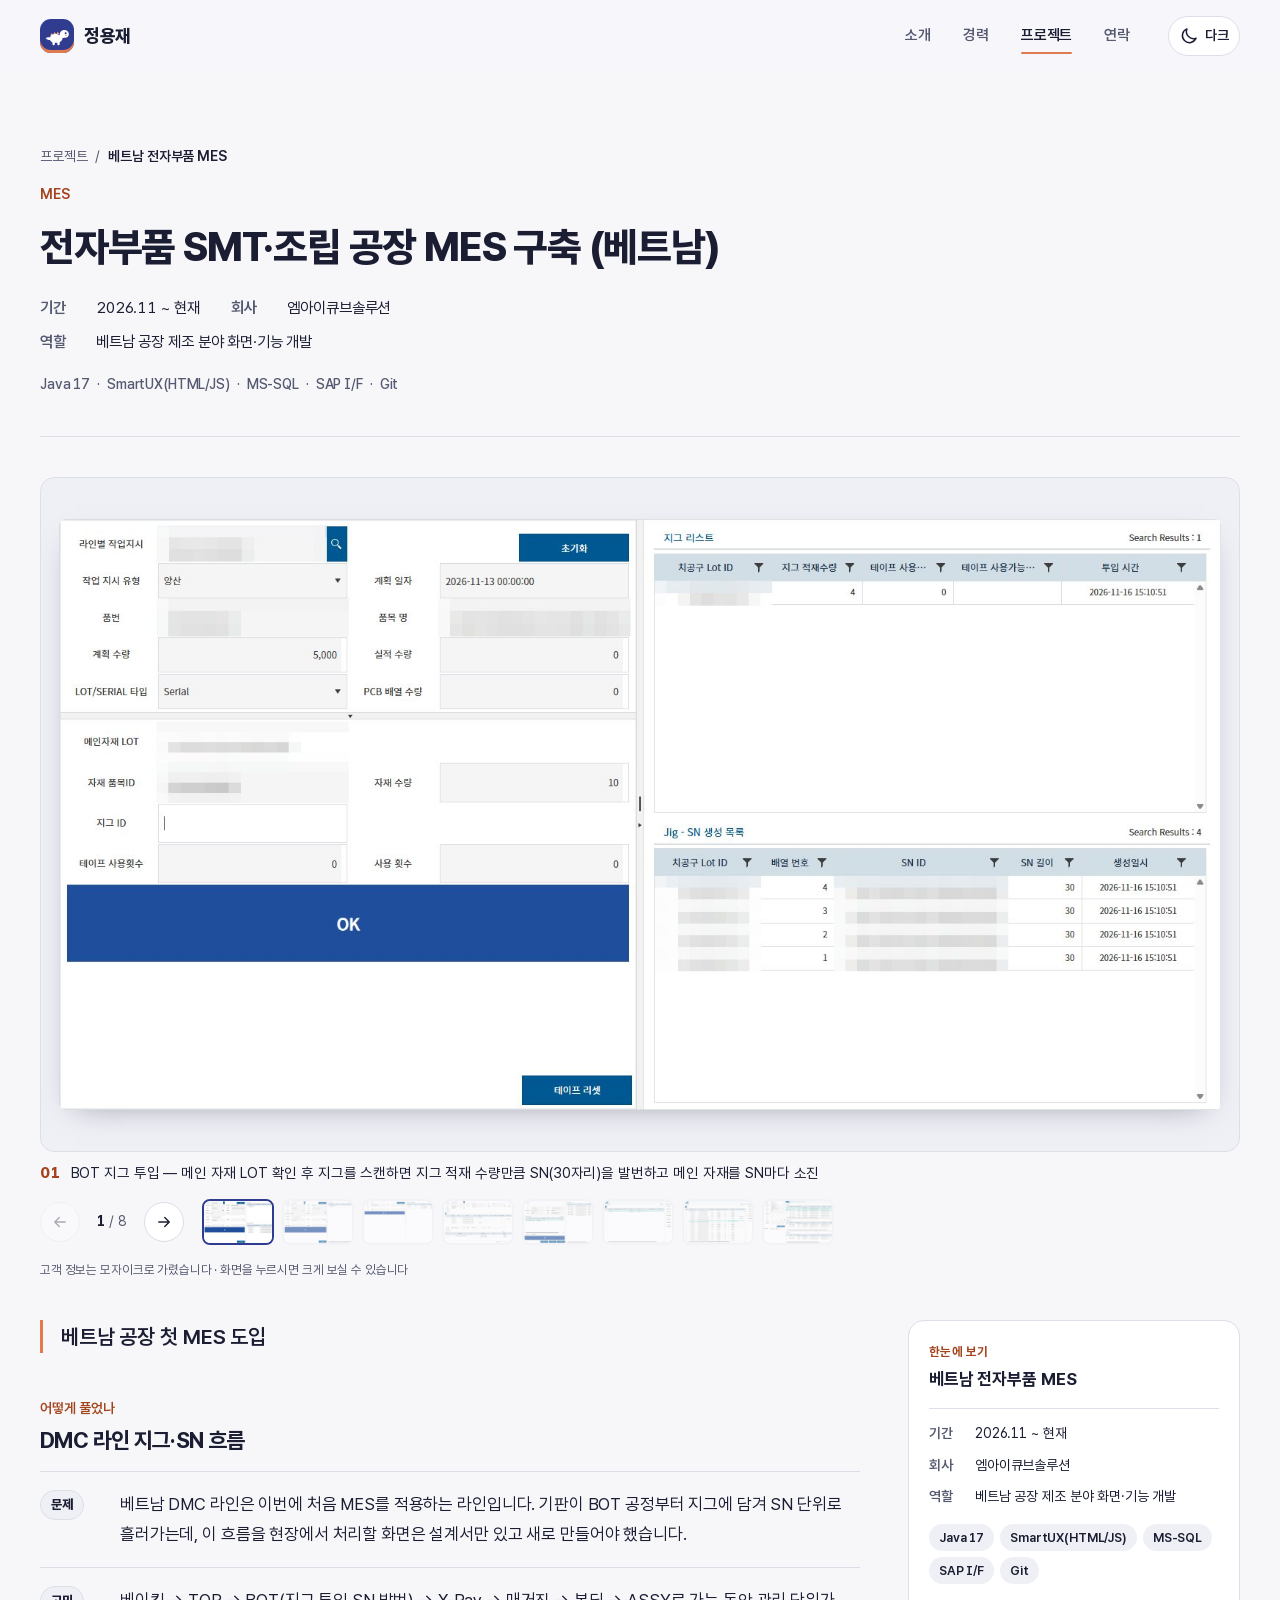
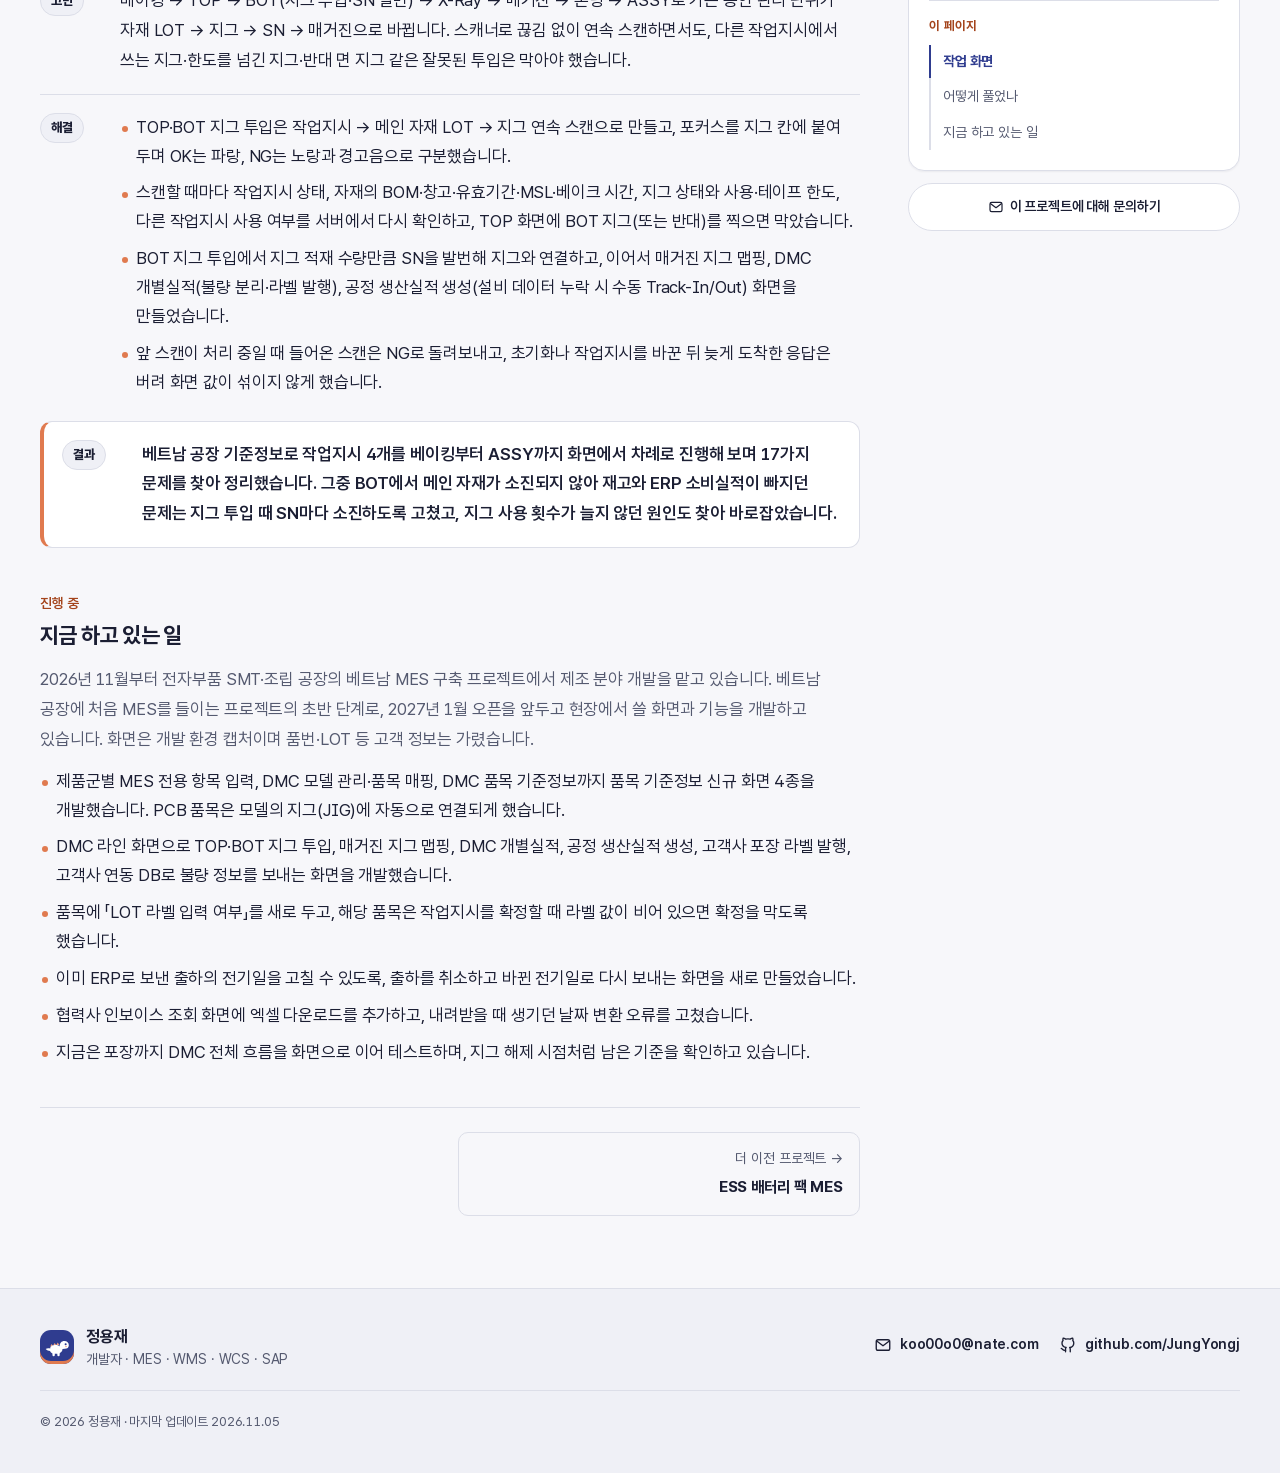
<file: project-electronics-mes-vietnam.html>
<!DOCTYPE html>
<html lang="ko"><head><meta charset="utf-8">
    <meta name="viewport" content="width=device-width, initial-scale=1.0">
    <meta name="color-scheme" content="light dark">
    <meta property="og:url" content="https://jungyongj.github.io/" />
    <meta property="og:type" content="website">
    <meta property="og:site_name" content="정용재 포트폴리오">
    <meta property="og:locale" content="ko_KR">
    <meta property="og:title" content="정용재 · 제조 현장 시스템 개발자">
    <meta property="og:description" content="현장의 흐름을 코드로 정리합니다 · MES · WMS · WCS · HMI · SAP 연동">
    <meta property="og:image" content="https://jungyongj.github.io/media/og-card.png">
    <meta name="theme-color" content="#2F3C8F"><meta name="robots" content="noindex, nofollow"><script src="js/theme.h8z3tpxftx.js"></script>
    
    <link rel="stylesheet" href="css/tokens.ky7bestf1s.css" />
    <link rel="stylesheet" href="app.daffh3dbuv.css" />
    <link rel="stylesheet" href="Portfolio.Web.n6bfeco9po.styles.css" />
    <link rel="icon" href="favicon.pjfcrfaqp0.svg" type="image/svg&#x2B;xml" />
    <title>베트남 전자부품 MES · 프로젝트 · 정용재</title><meta name="description" content="베트남 공장 첫 MES 도입" /></head>

<body><div class="intro" aria-hidden="true" b-naqy9it6a0><div class="intro-glow" b-naqy9it6a0></div>
    <div class="intro-center" b-naqy9it6a0><span class="intro-mark" b-naqy9it6a0><svg class="intro-frame" viewBox="0 0 72 72" width="72" height="72" focusable="false" b-naqy9it6a0><rect x="2" y="2" width="68" height="68" rx="22" pathLength="1" b-naqy9it6a0></rect></svg>
            <svg class="intro-night" viewBox="20 20 32 32" width="38" height="38" focusable="false" b-naqy9it6a0><path class="intro-moon" d="M34.63 25.01 A12 12 0 1 0 46.8 39.2 A9.5 9.5 0 0 1 34.63 25.01 Z" b-naqy9it6a0></path>
                <path class="intro-spark" d="M46 22.5 Q46.7 27.3 51.5 28 Q46.7 28.7 46 33.5 Q45.3 28.7 40.5 28 Q45.3 27.3 46 22.5 Z" b-naqy9it6a0></path></svg></span>
        <span class="intro-name" b-naqy9it6a0>정용재</span>
        <span class="intro-line" b-naqy9it6a0></span>
        <span class="intro-tag" b-naqy9it6a0>현장의 흐름을 코드로</span>
        <span class="intro-walk" b-naqy9it6a0><span class="intro-dino" b-naqy9it6a0><svg viewBox="0 0 40 29" width="34" height="25" focusable="false" b-naqy9it6a0><rect class="dino-leg leg-a" x="13" y="21.5" width="3.6" height="6.5" rx="1.8" b-naqy9it6a0></rect>
            <rect class="dino-leg leg-b" x="20.5" y="21.5" width="3.6" height="6.5" rx="1.8" b-naqy9it6a0></rect>
            <g class="dino-body" b-naqy9it6a0><path class="dino-spike" d="M9.5 13 l2.3-3.8 l2.3 3.8z M14.2 11.2 l2.3-3.8 l2.3 3.8z M18.9 10.8 l2.3-3.8 l2.3 3.8z" b-naqy9it6a0></path>
            <path class="dino-skin" d="M2.5 17 C4.5 15.4 7.5 15.6 9.6 16.2 C9.4 12.4 13 10.6 18 10.6 C21 10.6 22.9 11.5 24 12.8 C24.2 8 26.8 4.6 31.2 4.6 C35.6 4.6 38.2 7.6 38.2 11.1 C38.2 14.6 35.6 16.6 32.2 16.6 L28.4 16.8 C28.6 21.4 24.4 24.2 18.2 24.2 C12.4 24.2 9.8 21.8 9.3 19.8 C7.1 19.8 4.3 19.1 2.5 17 Z" b-naqy9it6a0></path>
            <ellipse class="dino-belly" cx="18.6" cy="20.2" rx="5.8" ry="2.8" b-naqy9it6a0></ellipse>
            <circle class="dino-eye-white" cx="32.6" cy="9.4" r="2.1" b-naqy9it6a0></circle>
            <circle class="dino-eye" cx="33.3" cy="9.5" r="1.15" b-naqy9it6a0></circle>
            <circle class="dino-cheek" cx="33.8" cy="13" r="1.25" b-naqy9it6a0></circle>
            <path class="dino-arm" d="M26.2 17.6 q2 .5 2.6 2.3" b-naqy9it6a0></path></g></svg></span></span></div></div>

<a class="skip-link" href="#main" b-naqy9it6a0>본문으로 건너뛰기</a><header class="site-header"><div class="container header-inner"><a class="brand" href="index.html" aria-label="정용재 홈"><span class="brand-mark" aria-hidden="true"><svg viewBox="0 0 40 29" width="26" height="19" focusable="false"><rect class="bm-skin" x="13" y="21.5" width="3.6" height="6.5" rx="1.8"></rect>
        <rect class="bm-skin" x="20.5" y="21.5" width="3.6" height="6.5" rx="1.8"></rect>
        <path class="bm-spike" d="M9.5 13 l2.3-3.8 l2.3 3.8z M14.2 11.2 l2.3-3.8 l2.3 3.8z M18.9 10.8 l2.3-3.8 l2.3 3.8z"></path>
        <path class="bm-skin" d="M2.5 17 C4.5 15.4 7.5 15.6 9.6 16.2 C9.4 12.4 13 10.6 18 10.6 C21 10.6 22.9 11.5 24 12.8 C24.2 8 26.8 4.6 31.2 4.6 C35.6 4.6 38.2 7.6 38.2 11.1 C38.2 14.6 35.6 16.6 32.2 16.6 L28.4 16.8 C28.6 21.4 24.4 24.2 18.2 24.2 C12.4 24.2 9.8 21.8 9.3 19.8 C7.1 19.8 4.3 19.1 2.5 17 Z"></path>
        <circle class="bm-eye" cx="33.3" cy="9.5" r="1.6"></circle>
        <circle class="bm-spike" cx="33.8" cy="13" r="1.25"></circle></svg></span>
            <span class="brand-name">정용재</span></a>

        <nav class="site-nav" id="site-nav" aria-label="주 메뉴" data-nav><ul><li><a href="about.html">소개</a></li><li><a href="career.html">경력</a></li><li><a href="projects.html" class="is-active" aria-current="page">프로젝트</a></li><li><a href="contact.html">연락</a></li></ul></nav>

        <div class="header-actions"><button type="button" class="icon-button theme-button" data-theme-toggle aria-label="어두운 테마로 바꾸기"><svg class="icon show-light" width="20" height="20" viewBox="0 0 24 24" fill="none" stroke="currentColor" stroke-width="1.8" stroke-linecap="round" stroke-linejoin="round" aria-hidden="true" focusable="false"><path d="M20.5 14.5A8.5 8.5 0 0 1 9.5 3.5a8.5 8.5 0 1 0 11 11Z"></path></svg>
                <svg class="icon show-dark" width="20" height="20" viewBox="0 0 24 24" fill="none" stroke="currentColor" stroke-width="1.8" stroke-linecap="round" stroke-linejoin="round" aria-hidden="true" focusable="false"><circle cx="12" cy="12" r="4"></circle>
            <path d="M12 2v2M12 20v2M4.9 4.9l1.4 1.4M17.7 17.7l1.4 1.4M2 12h2M20 12h2M4.9 19.1l1.4-1.4M17.7 6.3l1.4-1.4"></path></svg>
                <span class="theme-label" data-theme-label>다크</span></button>
            <button type="button" class="icon-button menu-button" data-menu-toggle aria-controls="site-nav" aria-expanded="false" aria-label="메뉴 열기"><svg class="icon when-closed" width="20" height="20" viewBox="0 0 24 24" fill="none" stroke="currentColor" stroke-width="1.8" stroke-linecap="round" stroke-linejoin="round" aria-hidden="true" focusable="false"><path d="M4 7h16M4 12h16M4 17h16"></path></svg>
                <svg class="icon when-open" width="20" height="20" viewBox="0 0 24 24" fill="none" stroke="currentColor" stroke-width="1.8" stroke-linecap="round" stroke-linejoin="round" aria-hidden="true" focusable="false"><path d="M6 6l12 12M18 6L6 18"></path></svg></button></div></div></header>
<div class="menu-scrim" data-menu-scrim hidden b-naqy9it6a0></div>

<main id="main" tabindex="-1" b-naqy9it6a0>
    <article class="case" data-kb="project" data-slug="electronics-mes-vietnam"><header class="container case-head"><nav class="crumbs" aria-label="위치"><a href="projects.html">프로젝트</a>
                <span aria-hidden="true">/</span>
                <span aria-current="page">베트남 전자부품 MES</span></nav>
            <p class="section-kicker">MES</p>
            <h1 data-kb-field="title">전자부품 SMT·조립 공장 MES 구축 (베트남)</h1>

            <dl class="case-facts"><div><dt>기간</dt><dd><time data-kb-field="period">2026.11 ~ 현재</time></dd></div>
                <div><dt>회사</dt><dd>엠아이큐브솔루션</dd></div>
                <div class="wide"><dt>역할</dt><dd data-kb-field="role">베트남 공장 제조 분야 화면·기능 개발</dd></div></dl>
            <ul class="entry-tech case-tech" aria-label="사용 기술"><li data-kb-field="tech">Java 17</li><li data-kb-field="tech">SmartUX(HTML/JS)</li><li data-kb-field="tech">MS-SQL</li><li data-kb-field="tech">SAP I/F</li><li data-kb-field="tech">Git</li></ul></header>

        <div class="container case-body"><section class="case-gallery" id="screens" data-gallery aria-roledescription="carousel" aria-label="베트남 전자부품 MES 작업 화면"><div class="gal-stage"><ul class="gal-track" data-gal-track tabindex="0" aria-label="작업 화면 목록 (좌우 화살표로 넘기기)"><li class="gal-slide" data-gal-slide aria-roledescription="slide" aria-label="1 / 8"><figure><a class="gal-frame" href="media/projects/electronics-mes-vietnam/01.jpg" target="_blank" rel="noopener" aria-label="BOT 지그 투입 — 메인 자재 LOT 확인 후 지그를 스캔하면 지그 적재 수량만큼 SN(30자리)을 발번하고 메인 자재를 SN마다 소진 — 크게 보기" data-gal-open="0"><img src="media/projects/electronics-mes-vietnam/01.jpg" alt="BOT 지그 투입 — 메인 자재 LOT 확인 후 지그를 스캔하면 지그 적재 수량만큼 SN(30자리)을 발번하고 메인 자재를 SN마다 소진" loading="eager" decoding="async" /></a>
                            <figcaption><span class="gal-num">01</span> BOT 지그 투입 — 메인 자재 LOT 확인 후 지그를 스캔하면 지그 적재 수량만큼 SN(30자리)을 발번하고 메인 자재를 SN마다 소진</figcaption></figure></li><li class="gal-slide" data-gal-slide aria-roledescription="slide" aria-label="2 / 8"><figure><a class="gal-frame" href="media/projects/electronics-mes-vietnam/02.jpg" target="_blank" rel="noopener" aria-label="TOP 지그 투입 — SMD 로더 앞 스캐너로 작업지시 → 메인 자재 LOT → 지그를 연속 스캔, 사용·테이프 한도 확인 — 크게 보기" data-gal-open="1"><img src="media/projects/electronics-mes-vietnam/02.jpg" alt="TOP 지그 투입 — SMD 로더 앞 스캐너로 작업지시 → 메인 자재 LOT → 지그를 연속 스캔, 사용·테이프 한도 확인" loading="lazy" decoding="async" /></a>
                            <figcaption><span class="gal-num">02</span> TOP 지그 투입 — SMD 로더 앞 스캐너로 작업지시 → 메인 자재 LOT → 지그를 연속 스캔, 사용·테이프 한도 확인</figcaption></figure></li><li class="gal-slide" data-gal-slide aria-roledescription="slide" aria-label="3 / 8"><figure><a class="gal-frame" href="media/projects/electronics-mes-vietnam/03.jpg" target="_blank" rel="noopener" aria-label="매거진 지그 맵핑 — X-Ray가 끝난 지그를 매거진에 담기(1:N), 품번·작업지시가 다른 지그는 차단 — 크게 보기" data-gal-open="2"><img src="media/projects/electronics-mes-vietnam/03.jpg" alt="매거진 지그 맵핑 — X-Ray가 끝난 지그를 매거진에 담기(1:N), 품번·작업지시가 다른 지그는 차단" loading="lazy" decoding="async" /></a>
                            <figcaption><span class="gal-num">03</span> 매거진 지그 맵핑 — X-Ray가 끝난 지그를 매거진에 담기(1:N), 품번·작업지시가 다른 지그는 차단</figcaption></figure></li><li class="gal-slide" data-gal-slide aria-roledescription="slide" aria-label="4 / 8"><figure><a class="gal-frame" href="media/projects/electronics-mes-vietnam/04.jpg" target="_blank" rel="noopener" aria-label="DMC 개별실적 — SN·지그 스캔 후 앞 공정(SP·SPI·M-AOI·마킹) 결과를 보고 불량을 분리해 작업 완료·라벨 발행 — 크게 보기" data-gal-open="3"><img src="media/projects/electronics-mes-vietnam/04.jpg" alt="DMC 개별실적 — SN·지그 스캔 후 앞 공정(SP·SPI·M-AOI·마킹) 결과를 보고 불량을 분리해 작업 완료·라벨 발행" loading="lazy" decoding="async" /></a>
                            <figcaption><span class="gal-num">04</span> DMC 개별실적 — SN·지그 스캔 후 앞 공정(SP·SPI·M-AOI·마킹) 결과를 보고 불량을 분리해 작업 완료·라벨 발행</figcaption></figure></li><li class="gal-slide" data-gal-slide aria-roledescription="slide" aria-label="5 / 8"><figure><a class="gal-frame" href="media/projects/electronics-mes-vietnam/05.jpg" target="_blank" rel="noopener" aria-label="공정 생산실적 생성 — 설비 데이터가 빠졌을 때 LOT·지그를 스캔해 발생 사유와 함께 Track-In/Out 처리 — 크게 보기" data-gal-open="4"><img src="media/projects/electronics-mes-vietnam/05.jpg" alt="공정 생산실적 생성 — 설비 데이터가 빠졌을 때 LOT·지그를 스캔해 발생 사유와 함께 Track-In/Out 처리" loading="lazy" decoding="async" /></a>
                            <figcaption><span class="gal-num">05</span> 공정 생산실적 생성 — 설비 데이터가 빠졌을 때 LOT·지그를 스캔해 발생 사유와 함께 Track-In/Out 처리</figcaption></figure></li><li class="gal-slide" data-gal-slide aria-roledescription="slide" aria-label="6 / 8"><figure><a class="gal-frame" href="media/projects/electronics-mes-vietnam/06.jpg" target="_blank" rel="noopener" aria-label="DMC 모델 관리 — 모델별 라벨 마킹·바코드 길이·지그 배열(열×행) 기준정보와 품목 매핑 — 크게 보기" data-gal-open="5"><img src="media/projects/electronics-mes-vietnam/06.jpg" alt="DMC 모델 관리 — 모델별 라벨 마킹·바코드 길이·지그 배열(열×행) 기준정보와 품목 매핑" loading="lazy" decoding="async" /></a>
                            <figcaption><span class="gal-num">06</span> DMC 모델 관리 — 모델별 라벨 마킹·바코드 길이·지그 배열(열×행) 기준정보와 품목 매핑</figcaption></figure></li><li class="gal-slide" data-gal-slide aria-roledescription="slide" aria-label="7 / 8"><figure><a class="gal-frame" href="media/projects/electronics-mes-vietnam/07.jpg" target="_blank" rel="noopener" aria-label="DMC 품목 기준정보 — 품목별 DMC 모델·체크 구분, SIP 구분일 때만 SIP Config·Vendor 입력 — 크게 보기" data-gal-open="6"><img src="media/projects/electronics-mes-vietnam/07.jpg" alt="DMC 품목 기준정보 — 품목별 DMC 모델·체크 구분, SIP 구분일 때만 SIP Config·Vendor 입력" loading="lazy" decoding="async" /></a>
                            <figcaption><span class="gal-num">07</span> DMC 품목 기준정보 — 품목별 DMC 모델·체크 구분, SIP 구분일 때만 SIP Config·Vendor 입력</figcaption></figure></li><li class="gal-slide" data-gal-slide aria-roledescription="slide" aria-label="8 / 8"><figure><a class="gal-frame" href="media/projects/electronics-mes-vietnam/08.jpg" target="_blank" rel="noopener" aria-label="고객사 포장 라벨 발행 — 박스 LOT 채번 후 OutBox 1장·InBox 2장 발행, 체크한 이력은 재발행 — 크게 보기" data-gal-open="7"><img src="media/projects/electronics-mes-vietnam/08.jpg" alt="고객사 포장 라벨 발행 — 박스 LOT 채번 후 OutBox 1장·InBox 2장 발행, 체크한 이력은 재발행" loading="lazy" decoding="async" /></a>
                            <figcaption><span class="gal-num">08</span> 고객사 포장 라벨 발행 — 박스 LOT 채번 후 OutBox 1장·InBox 2장 발행, 체크한 이력은 재발행</figcaption></figure></li></ul></div><div class="gal-bar" data-gal-bar hidden><div class="gal-ctrl"><button type="button" class="gal-btn" data-gal-prev aria-label="이전 화면"><svg class="icon flip" width="18" height="18" viewBox="0 0 24 24" fill="none" stroke="currentColor" stroke-width="1.8" stroke-linecap="round" stroke-linejoin="round" aria-hidden="true" focusable="false"><path d="M5 12h14M13 6l6 6-6 6"></path></svg></button>
                    <p class="gal-count" aria-live="polite"><strong data-gal-current>1</strong> / 8</p>
                    <button type="button" class="gal-btn" data-gal-next aria-label="다음 화면"><svg class="icon " width="18" height="18" viewBox="0 0 24 24" fill="none" stroke="currentColor" stroke-width="1.8" stroke-linecap="round" stroke-linejoin="round" aria-hidden="true" focusable="false"><path d="M5 12h14M13 6l6 6-6 6"></path></svg></button></div>
                <ol class="gal-thumbs" aria-label="화면 바로 가기"><li><button type="button" class="gal-thumb is-active" data-gal-go="0" aria-label="1번 화면: BOT 지그 투입 — 메인 자재 LOT 확인 후 지그를 스캔하면 지그 적재 수량만큼 SN(30자리)을 발번하고 메인 자재를 SN마다 소진" aria-current="true"><img src="media/projects/electronics-mes-vietnam/01.jpg" alt loading="lazy" decoding="async" /></button></li><li><button type="button" class="gal-thumb" data-gal-go="1" aria-label="2번 화면: TOP 지그 투입 — SMD 로더 앞 스캐너로 작업지시 → 메인 자재 LOT → 지그를 연속 스캔, 사용·테이프 한도 확인"><img src="media/projects/electronics-mes-vietnam/02.jpg" alt loading="lazy" decoding="async" /></button></li><li><button type="button" class="gal-thumb" data-gal-go="2" aria-label="3번 화면: 매거진 지그 맵핑 — X-Ray가 끝난 지그를 매거진에 담기(1:N), 품번·작업지시가 다른 지그는 차단"><img src="media/projects/electronics-mes-vietnam/03.jpg" alt loading="lazy" decoding="async" /></button></li><li><button type="button" class="gal-thumb" data-gal-go="3" aria-label="4번 화면: DMC 개별실적 — SN·지그 스캔 후 앞 공정(SP·SPI·M-AOI·마킹) 결과를 보고 불량을 분리해 작업 완료·라벨 발행"><img src="media/projects/electronics-mes-vietnam/04.jpg" alt loading="lazy" decoding="async" /></button></li><li><button type="button" class="gal-thumb" data-gal-go="4" aria-label="5번 화면: 공정 생산실적 생성 — 설비 데이터가 빠졌을 때 LOT·지그를 스캔해 발생 사유와 함께 Track-In/Out 처리"><img src="media/projects/electronics-mes-vietnam/05.jpg" alt loading="lazy" decoding="async" /></button></li><li><button type="button" class="gal-thumb" data-gal-go="5" aria-label="6번 화면: DMC 모델 관리 — 모델별 라벨 마킹·바코드 길이·지그 배열(열×행) 기준정보와 품목 매핑"><img src="media/projects/electronics-mes-vietnam/06.jpg" alt loading="lazy" decoding="async" /></button></li><li><button type="button" class="gal-thumb" data-gal-go="6" aria-label="7번 화면: DMC 품목 기준정보 — 품목별 DMC 모델·체크 구분, SIP 구분일 때만 SIP Config·Vendor 입력"><img src="media/projects/electronics-mes-vietnam/07.jpg" alt loading="lazy" decoding="async" /></button></li><li><button type="button" class="gal-thumb" data-gal-go="7" aria-label="8번 화면: 고객사 포장 라벨 발행 — 박스 LOT 채번 후 OutBox 1장·InBox 2장 발행, 체크한 이력은 재발행"><img src="media/projects/electronics-mes-vietnam/08.jpg" alt loading="lazy" decoding="async" /></button></li></ol></div><p class="gal-note">고객 정보는 모자이크로 가렸습니다 · 화면을 누르시면 크게 보실 수 있습니다</p></section><div class="case-layout"><div class="case-main"><p class="case-summary">베트남 공장 첫 MES 도입</p><section class="case-section case-story" id="story" aria-labelledby="story-title"><p class="section-kicker">어떻게 풀었나</p>
                    <h2 id="story-title">DMC 라인 지그·SN 흐름</h2>
                    <ol class="story-steps"><li class="story-step reveal"><span class="story-label">문제</span>
                            <p>베트남 DMC 라인은 이번에 처음 MES를 적용하는 라인입니다. 기판이 BOT 공정부터 지그에 담겨 SN 단위로 흘러가는데, 이 흐름을 현장에서 처리할 화면은 설계서만 있고 새로 만들어야 했습니다.</p></li>
                        <li class="story-step reveal"><span class="story-label">고민</span>
                            <p>베이킹 → TOP → BOT(지그 투입·SN 발번) → X-Ray → 매거진 → 본딩 → ASSY로 가는 동안 관리 단위가 자재 LOT → 지그 → SN → 매거진으로 바뀝니다. 스캐너로 끊김 없이 연속 스캔하면서도, 다른 작업지시에서 쓰는 지그·한도를 넘긴 지그·반대 면 지그 같은 잘못된 투입은 막아야 했습니다.</p></li>
                        <li class="story-step reveal"><span class="story-label">해결</span>
                            <ul class="story-list"><li>TOP·BOT 지그 투입은 작업지시 → 메인 자재 LOT → 지그 연속 스캔으로 만들고, 포커스를 지그 칸에 붙여 두며 OK는 파랑, NG는 노랑과 경고음으로 구분했습니다.</li><li>스캔할 때마다 작업지시 상태, 자재의 BOM·창고·유효기간·MSL·베이크 시간, 지그 상태와 사용·테이프 한도, 다른 작업지시 사용 여부를 서버에서 다시 확인하고, TOP 화면에 BOT 지그(또는 반대)를 찍으면 막았습니다.</li><li>BOT 지그 투입에서 지그 적재 수량만큼 SN을 발번해 지그와 연결하고, 이어서 매거진 지그 맵핑, DMC 개별실적(불량 분리·라벨 발행), 공정 생산실적 생성(설비 데이터 누락 시 수동 Track-In/Out) 화면을 만들었습니다.</li><li>앞 스캔이 처리 중일 때 들어온 스캔은 NG로 돌려보내고, 초기화나 작업지시를 바꾼 뒤 늦게 도착한 응답은 버려 화면 값이 섞이지 않게 했습니다.</li></ul></li>
                        <li class="story-step is-result reveal"><span class="story-label">결과</span>
                            <p>베트남 공장 기준정보로 작업지시 4개를 베이킹부터 ASSY까지 화면에서 차례로 진행해 보며 17가지 문제를 찾아 정리했습니다. 그중 BOT에서 메인 자재가 소진되지 않아 재고와 ERP 소비실적이 빠지던 문제는 지그 투입 때 SN마다 소진하도록 고쳤고, 지그 사용 횟수가 늘지 않던 원인도 찾아 바로잡았습니다.</p></li></ol></section><section class="case-section case-now reveal" id="now" aria-labelledby="now-title"><p class="section-kicker">진행 중</p>
                    <h2 id="now-title">지금 하고 있는 일</h2>
                    <p class="case-now-lead">2026년 11월부터 전자부품 SMT·조립 공장의 베트남 MES 구축 프로젝트에서 제조 분야 개발을 맡고 있습니다. 베트남 공장에 처음 MES를 들이는 프로젝트의 초반 단계로, 2027년 1월 오픈을 앞두고 현장에서 쓸 화면과 기능을 개발하고 있습니다. 화면은 개발 환경 캡처이며 품번·LOT 등 고객 정보는 가렸습니다.</p>
                    <ul class="story-list"><li>제품군별 MES 전용 항목 입력, DMC 모델 관리·품목 매핑, DMC 품목 기준정보까지 품목 기준정보 신규 화면 4종을 개발했습니다. PCB 품목은 모델의 지그(JIG)에 자동으로 연결되게 했습니다.</li><li>DMC 라인 화면으로 TOP·BOT 지그 투입, 매거진 지그 맵핑, DMC 개별실적, 공정 생산실적 생성, 고객사 포장 라벨 발행, 고객사 연동 DB로 불량 정보를 보내는 화면을 개발했습니다.</li><li>품목에 「LOT 라벨 입력 여부」를 새로 두고, 해당 품목은 작업지시를 확정할 때 라벨 값이 비어 있으면 확정을 막도록 했습니다.</li><li>이미 ERP로 보낸 출하의 전기일을 고칠 수 있도록, 출하를 취소하고 바뀐 전기일로 다시 보내는 화면을 새로 만들었습니다.</li><li>협력사 인보이스 조회 화면에 엑셀 다운로드를 추가하고, 내려받을 때 생기던 날짜 변환 오류를 고쳤습니다.</li><li>지금은 포장까지 DMC 전체 흐름을 화면으로 이어 테스트하며, 지그 해제 시점처럼 남은 기준을 확인하고 있습니다.</li></ul></section></div><aside class="case-aside" aria-label="프로젝트 한눈에 보기"><div class="aside-card"><p class="aside-label">한눈에 보기</p>
                    <p class="aside-title">베트남 전자부품 MES</p>
                    <dl class="aside-facts"><div><dt>기간</dt><dd>2026.11 ~ 현재</dd></div>
                        <div><dt>회사</dt><dd>엠아이큐브솔루션</dd></div><div><dt>역할</dt><dd>베트남 공장 제조 분야 화면·기능 개발</dd></div></dl><ul class="aside-tech" aria-label="사용 기술"><li>Java 17</li><li>SmartUX(HTML/JS)</li><li>MS-SQL</li><li>SAP I/F</li><li>Git</li></ul><nav class="aside-toc" aria-label="이 페이지 목차"><p class="aside-label">이 페이지</p>
                            <ol><li><a href="#screens" data-toc-link="screens">작업 화면</a></li><li><a href="#story" data-toc-link="story">어떻게 풀었나</a></li><li><a href="#now" data-toc-link="now">지금 하고 있는 일</a></li></ol></nav></div>
                <a class="aside-contact" href="contact.html"><svg class="icon " width="16" height="16" viewBox="0 0 24 24" fill="none" stroke="currentColor" stroke-width="1.8" stroke-linecap="round" stroke-linejoin="round" aria-hidden="true" focusable="false"><rect x="3" y="5" width="18" height="14" rx="2.5"></rect>
            <path d="m4 7 8 6 8-6"></path></svg> 이 프로젝트에 대해 문의하기</a></aside></div>

            <nav class="case-nav" aria-label="다른 프로젝트"><span></span><a class="case-nav-link to-right" href="project-battery-pack-mes.html" rel="next"><span class="muted">더 이전 프로젝트 →</span>
                        <strong>ESS 배터리 팩 MES</strong></a></nav></div></article></main>

<footer class="site-footer"><div class="container footer-inner"><div class="footer-id"><span class="brand-mark" aria-hidden="true"><svg viewBox="0 0 40 29" width="26" height="19" focusable="false"><rect class="bm-skin" x="13" y="21.5" width="3.6" height="6.5" rx="1.8"></rect>
        <rect class="bm-skin" x="20.5" y="21.5" width="3.6" height="6.5" rx="1.8"></rect>
        <path class="bm-spike" d="M9.5 13 l2.3-3.8 l2.3 3.8z M14.2 11.2 l2.3-3.8 l2.3 3.8z M18.9 10.8 l2.3-3.8 l2.3 3.8z"></path>
        <path class="bm-skin" d="M2.5 17 C4.5 15.4 7.5 15.6 9.6 16.2 C9.4 12.4 13 10.6 18 10.6 C21 10.6 22.9 11.5 24 12.8 C24.2 8 26.8 4.6 31.2 4.6 C35.6 4.6 38.2 7.6 38.2 11.1 C38.2 14.6 35.6 16.6 32.2 16.6 L28.4 16.8 C28.6 21.4 24.4 24.2 18.2 24.2 C12.4 24.2 9.8 21.8 9.3 19.8 C7.1 19.8 4.3 19.1 2.5 17 Z"></path>
        <circle class="bm-eye" cx="33.3" cy="9.5" r="1.6"></circle>
        <circle class="bm-spike" cx="33.8" cy="13" r="1.25"></circle></svg></span>
            <div><strong>정용재</strong>
                <span class="muted">개발자 · MES · WMS · WCS · SAP</span></div></div>
        <ul class="footer-links"><li><a href="mailto:koo00o0@nate.com"><svg class="icon " width="18" height="18" viewBox="0 0 24 24" fill="none" stroke="currentColor" stroke-width="1.8" stroke-linecap="round" stroke-linejoin="round" aria-hidden="true" focusable="false"><rect x="3" y="5" width="18" height="14" rx="2.5"></rect>
            <path d="m4 7 8 6 8-6"></path></svg><span>koo00o0@nate.com</span></a></li>
            <li><a href="https://github.com/JungYongj" rel="noopener" target="_blank"><svg class="icon " width="18" height="18" viewBox="0 0 24 24" fill="none" stroke="currentColor" stroke-width="1.8" stroke-linecap="round" stroke-linejoin="round" aria-hidden="true" focusable="false"><path d="M9 19c-4 1.2-4-2-6-2.5M15 21v-3.4a3 3 0 0 0-.8-2.3c2.7-.3 5.5-1.3 5.5-6a4.6 4.6 0 0 0-1.3-3.2 4.3 4.3 0 0 0-.1-3.2s-1-.3-3.4 1.3a11.6 11.6 0 0 0-6 0C6.5 2.6 5.5 2.9 5.5 2.9a4.3 4.3 0 0 0-.1 3.2A4.6 4.6 0 0 0 4 9.3c0 4.6 2.8 5.6 5.5 6a3 3 0 0 0-.8 2.3V21"></path></svg><span>github.com/JungYongj</span></a></li></ul>
        <p class="footer-meta muted">© 2026 정용재 · 마지막 업데이트 <time>2026.11.05</time></p></div></footer>

<div id="blazor-error-ui" data-nosnippet b-naqy9it6a0>
    문제가 발생했습니다.
    <a href="index.html" class="reload" b-naqy9it6a0>다시 불러오기</a>
    <span class="dismiss" b-naqy9it6a0>✕</span></div>
        <blazor-focus-on-navigate selector="h1"></blazor-focus-on-navigate>
    <script src="js/site.bggxq6guwe.js" defer></script></body></html>
</file>
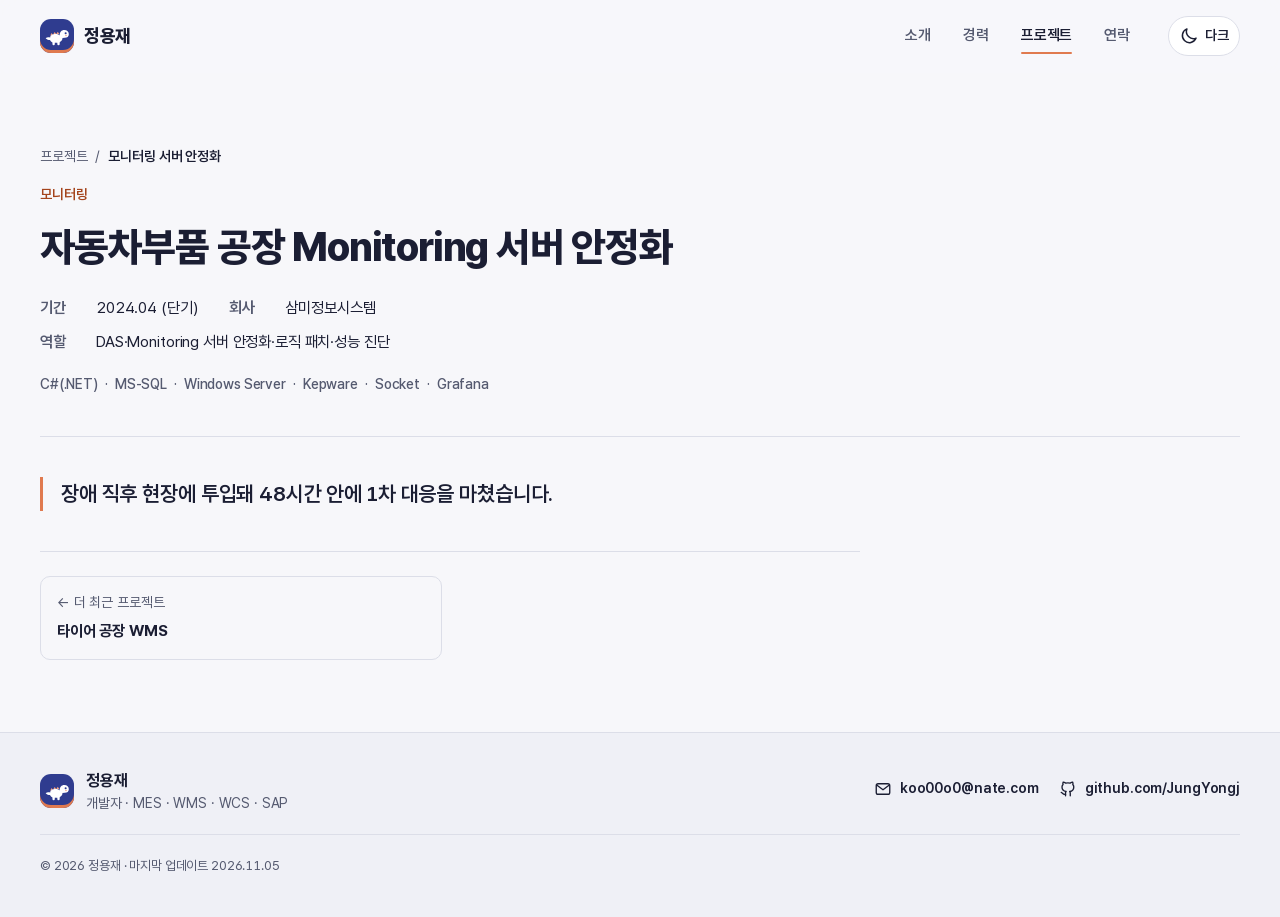
<file: project-monitoring-server-stabilization.html>
<!DOCTYPE html>
<html lang="ko"><head><meta charset="utf-8">
    <meta name="viewport" content="width=device-width, initial-scale=1.0">
    <meta name="color-scheme" content="light dark">
    <meta property="og:url" content="https://jungyongj.github.io/" />
    <meta property="og:type" content="website">
    <meta property="og:site_name" content="정용재 포트폴리오">
    <meta property="og:locale" content="ko_KR">
    <meta property="og:title" content="정용재 · 제조 현장 시스템 개발자">
    <meta property="og:description" content="현장의 흐름을 코드로 정리합니다 · MES · WMS · WCS · HMI · SAP 연동">
    <meta property="og:image" content="https://jungyongj.github.io/media/og-card.png">
    <meta name="theme-color" content="#2F3C8F"><meta name="robots" content="noindex, nofollow"><script src="js/theme.h8z3tpxftx.js"></script>
    
    <link rel="stylesheet" href="css/tokens.ky7bestf1s.css" />
    <link rel="stylesheet" href="app.daffh3dbuv.css" />
    <link rel="stylesheet" href="Portfolio.Web.n6bfeco9po.styles.css" />
    <link rel="icon" href="favicon.pjfcrfaqp0.svg" type="image/svg&#x2B;xml" />
    <title>모니터링 서버 안정화 · 프로젝트 · 정용재</title><meta name="description" content="장애 직후 현장에 투입돼 48시간 안에 1차 대응을 마쳤습니다." /></head>

<body><div class="intro" aria-hidden="true" b-naqy9it6a0><div class="intro-glow" b-naqy9it6a0></div>
    <div class="intro-center" b-naqy9it6a0><span class="intro-mark" b-naqy9it6a0><svg class="intro-frame" viewBox="0 0 72 72" width="72" height="72" focusable="false" b-naqy9it6a0><rect x="2" y="2" width="68" height="68" rx="22" pathLength="1" b-naqy9it6a0></rect></svg>
            <svg class="intro-night" viewBox="20 20 32 32" width="38" height="38" focusable="false" b-naqy9it6a0><path class="intro-moon" d="M34.63 25.01 A12 12 0 1 0 46.8 39.2 A9.5 9.5 0 0 1 34.63 25.01 Z" b-naqy9it6a0></path>
                <path class="intro-spark" d="M46 22.5 Q46.7 27.3 51.5 28 Q46.7 28.7 46 33.5 Q45.3 28.7 40.5 28 Q45.3 27.3 46 22.5 Z" b-naqy9it6a0></path></svg></span>
        <span class="intro-name" b-naqy9it6a0>정용재</span>
        <span class="intro-line" b-naqy9it6a0></span>
        <span class="intro-tag" b-naqy9it6a0>현장의 흐름을 코드로</span>
        <span class="intro-walk" b-naqy9it6a0><span class="intro-dino" b-naqy9it6a0><svg viewBox="0 0 40 29" width="34" height="25" focusable="false" b-naqy9it6a0><rect class="dino-leg leg-a" x="13" y="21.5" width="3.6" height="6.5" rx="1.8" b-naqy9it6a0></rect>
            <rect class="dino-leg leg-b" x="20.5" y="21.5" width="3.6" height="6.5" rx="1.8" b-naqy9it6a0></rect>
            <g class="dino-body" b-naqy9it6a0><path class="dino-spike" d="M9.5 13 l2.3-3.8 l2.3 3.8z M14.2 11.2 l2.3-3.8 l2.3 3.8z M18.9 10.8 l2.3-3.8 l2.3 3.8z" b-naqy9it6a0></path>
            <path class="dino-skin" d="M2.5 17 C4.5 15.4 7.5 15.6 9.6 16.2 C9.4 12.4 13 10.6 18 10.6 C21 10.6 22.9 11.5 24 12.8 C24.2 8 26.8 4.6 31.2 4.6 C35.6 4.6 38.2 7.6 38.2 11.1 C38.2 14.6 35.6 16.6 32.2 16.6 L28.4 16.8 C28.6 21.4 24.4 24.2 18.2 24.2 C12.4 24.2 9.8 21.8 9.3 19.8 C7.1 19.8 4.3 19.1 2.5 17 Z" b-naqy9it6a0></path>
            <ellipse class="dino-belly" cx="18.6" cy="20.2" rx="5.8" ry="2.8" b-naqy9it6a0></ellipse>
            <circle class="dino-eye-white" cx="32.6" cy="9.4" r="2.1" b-naqy9it6a0></circle>
            <circle class="dino-eye" cx="33.3" cy="9.5" r="1.15" b-naqy9it6a0></circle>
            <circle class="dino-cheek" cx="33.8" cy="13" r="1.25" b-naqy9it6a0></circle>
            <path class="dino-arm" d="M26.2 17.6 q2 .5 2.6 2.3" b-naqy9it6a0></path></g></svg></span></span></div></div>

<a class="skip-link" href="#main" b-naqy9it6a0>본문으로 건너뛰기</a><header class="site-header"><div class="container header-inner"><a class="brand" href="index.html" aria-label="정용재 홈"><span class="brand-mark" aria-hidden="true"><svg viewBox="0 0 40 29" width="26" height="19" focusable="false"><rect class="bm-skin" x="13" y="21.5" width="3.6" height="6.5" rx="1.8"></rect>
        <rect class="bm-skin" x="20.5" y="21.5" width="3.6" height="6.5" rx="1.8"></rect>
        <path class="bm-spike" d="M9.5 13 l2.3-3.8 l2.3 3.8z M14.2 11.2 l2.3-3.8 l2.3 3.8z M18.9 10.8 l2.3-3.8 l2.3 3.8z"></path>
        <path class="bm-skin" d="M2.5 17 C4.5 15.4 7.5 15.6 9.6 16.2 C9.4 12.4 13 10.6 18 10.6 C21 10.6 22.9 11.5 24 12.8 C24.2 8 26.8 4.6 31.2 4.6 C35.6 4.6 38.2 7.6 38.2 11.1 C38.2 14.6 35.6 16.6 32.2 16.6 L28.4 16.8 C28.6 21.4 24.4 24.2 18.2 24.2 C12.4 24.2 9.8 21.8 9.3 19.8 C7.1 19.8 4.3 19.1 2.5 17 Z"></path>
        <circle class="bm-eye" cx="33.3" cy="9.5" r="1.6"></circle>
        <circle class="bm-spike" cx="33.8" cy="13" r="1.25"></circle></svg></span>
            <span class="brand-name">정용재</span></a>

        <nav class="site-nav" id="site-nav" aria-label="주 메뉴" data-nav><ul><li><a href="about.html">소개</a></li><li><a href="career.html">경력</a></li><li><a href="projects.html" class="is-active" aria-current="page">프로젝트</a></li><li><a href="contact.html">연락</a></li></ul></nav>

        <div class="header-actions"><button type="button" class="icon-button theme-button" data-theme-toggle aria-label="어두운 테마로 바꾸기"><svg class="icon show-light" width="20" height="20" viewBox="0 0 24 24" fill="none" stroke="currentColor" stroke-width="1.8" stroke-linecap="round" stroke-linejoin="round" aria-hidden="true" focusable="false"><path d="M20.5 14.5A8.5 8.5 0 0 1 9.5 3.5a8.5 8.5 0 1 0 11 11Z"></path></svg>
                <svg class="icon show-dark" width="20" height="20" viewBox="0 0 24 24" fill="none" stroke="currentColor" stroke-width="1.8" stroke-linecap="round" stroke-linejoin="round" aria-hidden="true" focusable="false"><circle cx="12" cy="12" r="4"></circle>
            <path d="M12 2v2M12 20v2M4.9 4.9l1.4 1.4M17.7 17.7l1.4 1.4M2 12h2M20 12h2M4.9 19.1l1.4-1.4M17.7 6.3l1.4-1.4"></path></svg>
                <span class="theme-label" data-theme-label>다크</span></button>
            <button type="button" class="icon-button menu-button" data-menu-toggle aria-controls="site-nav" aria-expanded="false" aria-label="메뉴 열기"><svg class="icon when-closed" width="20" height="20" viewBox="0 0 24 24" fill="none" stroke="currentColor" stroke-width="1.8" stroke-linecap="round" stroke-linejoin="round" aria-hidden="true" focusable="false"><path d="M4 7h16M4 12h16M4 17h16"></path></svg>
                <svg class="icon when-open" width="20" height="20" viewBox="0 0 24 24" fill="none" stroke="currentColor" stroke-width="1.8" stroke-linecap="round" stroke-linejoin="round" aria-hidden="true" focusable="false"><path d="M6 6l12 12M18 6L6 18"></path></svg></button></div></div></header>
<div class="menu-scrim" data-menu-scrim hidden b-naqy9it6a0></div>

<main id="main" tabindex="-1" b-naqy9it6a0>
    <article class="case" data-kb="project" data-slug="monitoring-server-stabilization"><header class="container case-head"><nav class="crumbs" aria-label="위치"><a href="projects.html">프로젝트</a>
                <span aria-hidden="true">/</span>
                <span aria-current="page">모니터링 서버 안정화</span></nav>
            <p class="section-kicker">모니터링</p>
            <h1 data-kb-field="title">자동차부품 공장 Monitoring 서버 안정화</h1>

            <dl class="case-facts"><div><dt>기간</dt><dd><time data-kb-field="period">2024.04 (단기)</time></dd></div>
                <div><dt>회사</dt><dd>삼미정보시스템</dd></div>
                <div class="wide"><dt>역할</dt><dd data-kb-field="role">DAS·Monitoring 서버 안정화·로직 패치·성능 진단</dd></div></dl>
            <ul class="entry-tech case-tech" aria-label="사용 기술"><li data-kb-field="tech">C#(.NET)</li><li data-kb-field="tech">MS-SQL</li><li data-kb-field="tech">Windows Server</li><li data-kb-field="tech">Kepware</li><li data-kb-field="tech">Socket</li><li data-kb-field="tech">Grafana</li></ul></header>

        <div class="container case-body"><div class="case-layout"><div class="case-main"><p class="case-summary">장애 직후 현장에 투입돼 48시간 안에 1차 대응을 마쳤습니다.</p></div></div>

            <nav class="case-nav" aria-label="다른 프로젝트"><a class="case-nav-link" href="project-tyre-wms-reengineering.html" rel="prev"><span class="muted">← 더 최근 프로젝트</span>
                        <strong>타이어 공장 WMS</strong></a></nav></div></article></main>

<footer class="site-footer"><div class="container footer-inner"><div class="footer-id"><span class="brand-mark" aria-hidden="true"><svg viewBox="0 0 40 29" width="26" height="19" focusable="false"><rect class="bm-skin" x="13" y="21.5" width="3.6" height="6.5" rx="1.8"></rect>
        <rect class="bm-skin" x="20.5" y="21.5" width="3.6" height="6.5" rx="1.8"></rect>
        <path class="bm-spike" d="M9.5 13 l2.3-3.8 l2.3 3.8z M14.2 11.2 l2.3-3.8 l2.3 3.8z M18.9 10.8 l2.3-3.8 l2.3 3.8z"></path>
        <path class="bm-skin" d="M2.5 17 C4.5 15.4 7.5 15.6 9.6 16.2 C9.4 12.4 13 10.6 18 10.6 C21 10.6 22.9 11.5 24 12.8 C24.2 8 26.8 4.6 31.2 4.6 C35.6 4.6 38.2 7.6 38.2 11.1 C38.2 14.6 35.6 16.6 32.2 16.6 L28.4 16.8 C28.6 21.4 24.4 24.2 18.2 24.2 C12.4 24.2 9.8 21.8 9.3 19.8 C7.1 19.8 4.3 19.1 2.5 17 Z"></path>
        <circle class="bm-eye" cx="33.3" cy="9.5" r="1.6"></circle>
        <circle class="bm-spike" cx="33.8" cy="13" r="1.25"></circle></svg></span>
            <div><strong>정용재</strong>
                <span class="muted">개발자 · MES · WMS · WCS · SAP</span></div></div>
        <ul class="footer-links"><li><a href="mailto:koo00o0@nate.com"><svg class="icon " width="18" height="18" viewBox="0 0 24 24" fill="none" stroke="currentColor" stroke-width="1.8" stroke-linecap="round" stroke-linejoin="round" aria-hidden="true" focusable="false"><rect x="3" y="5" width="18" height="14" rx="2.5"></rect>
            <path d="m4 7 8 6 8-6"></path></svg><span>koo00o0@nate.com</span></a></li>
            <li><a href="https://github.com/JungYongj" rel="noopener" target="_blank"><svg class="icon " width="18" height="18" viewBox="0 0 24 24" fill="none" stroke="currentColor" stroke-width="1.8" stroke-linecap="round" stroke-linejoin="round" aria-hidden="true" focusable="false"><path d="M9 19c-4 1.2-4-2-6-2.5M15 21v-3.4a3 3 0 0 0-.8-2.3c2.7-.3 5.5-1.3 5.5-6a4.6 4.6 0 0 0-1.3-3.2 4.3 4.3 0 0 0-.1-3.2s-1-.3-3.4 1.3a11.6 11.6 0 0 0-6 0C6.5 2.6 5.5 2.9 5.5 2.9a4.3 4.3 0 0 0-.1 3.2A4.6 4.6 0 0 0 4 9.3c0 4.6 2.8 5.6 5.5 6a3 3 0 0 0-.8 2.3V21"></path></svg><span>github.com/JungYongj</span></a></li></ul>
        <p class="footer-meta muted">© 2026 정용재 · 마지막 업데이트 <time>2026.11.05</time></p></div></footer>

<div id="blazor-error-ui" data-nosnippet b-naqy9it6a0>
    문제가 발생했습니다.
    <a href="index.html" class="reload" b-naqy9it6a0>다시 불러오기</a>
    <span class="dismiss" b-naqy9it6a0>✕</span></div>
        <blazor-focus-on-navigate selector="h1"></blazor-focus-on-navigate>
    <script src="js/site.bggxq6guwe.js" defer></script></body></html>
</file>
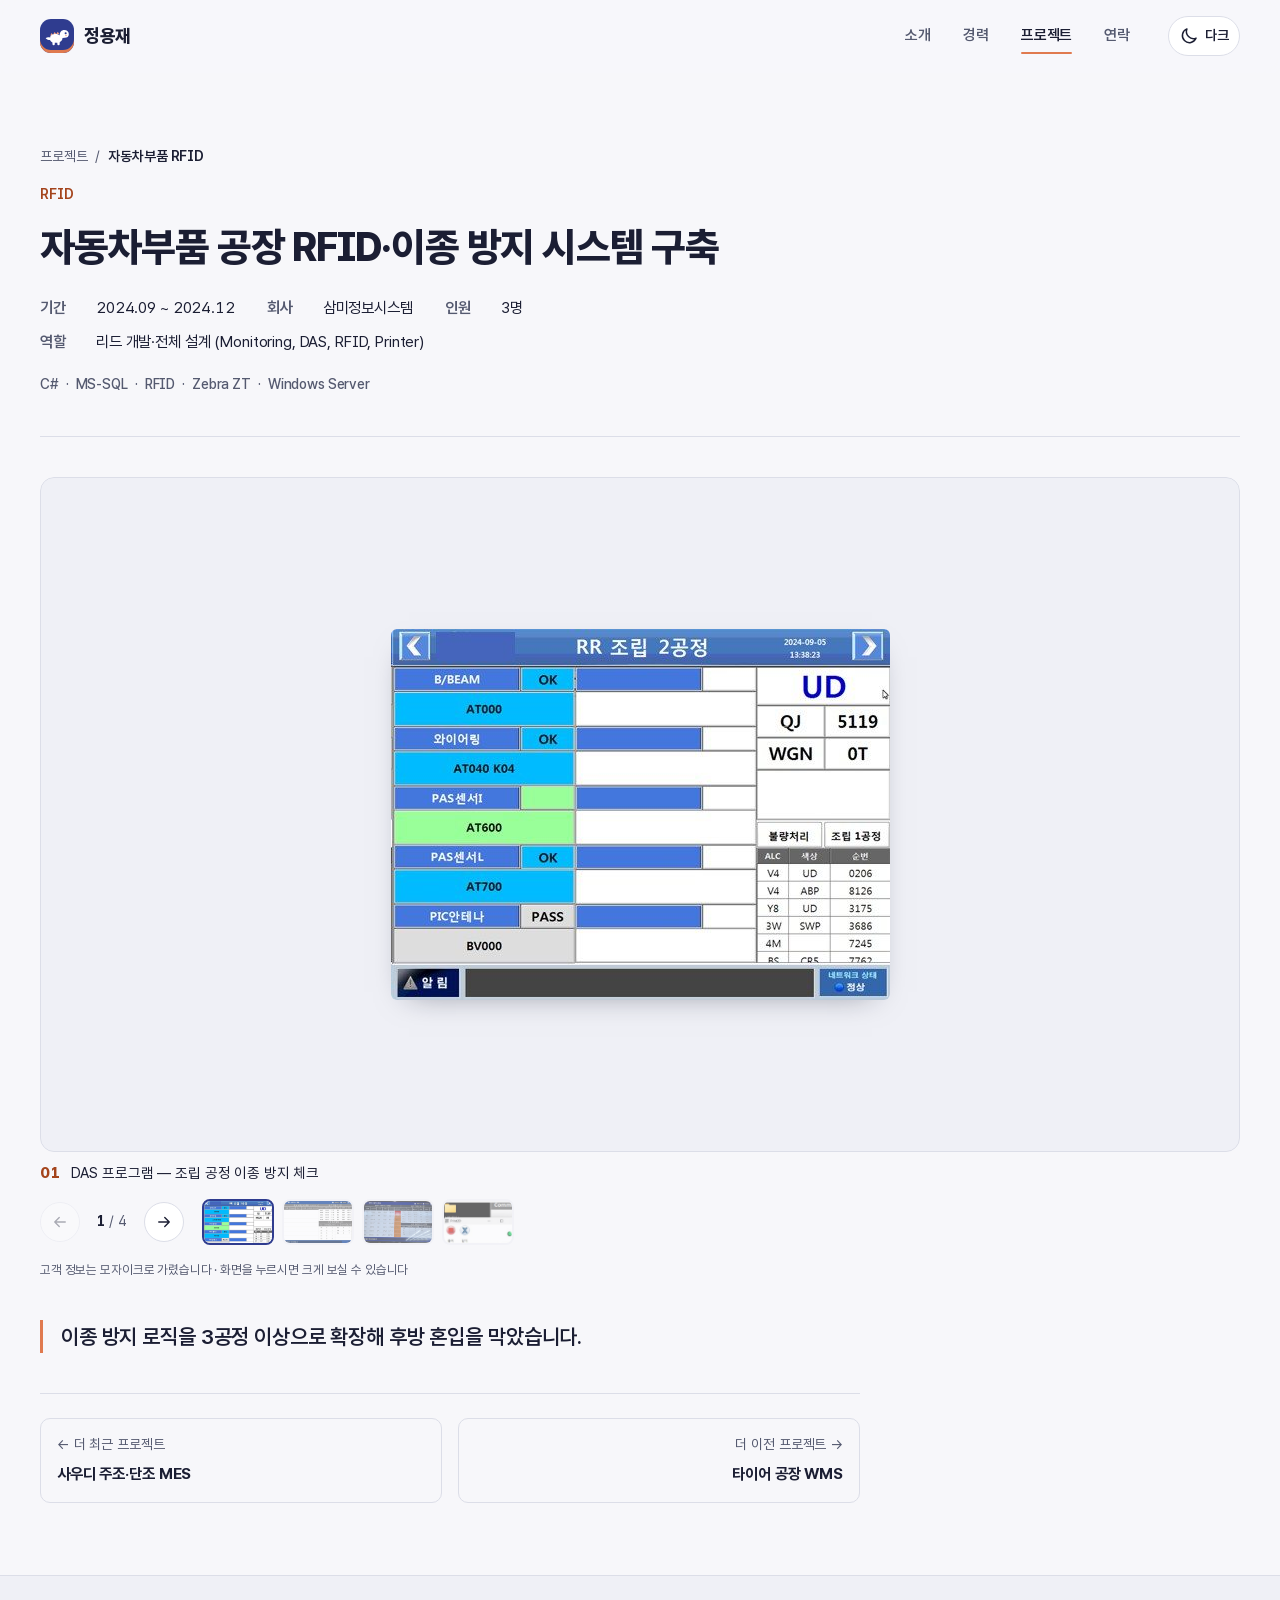
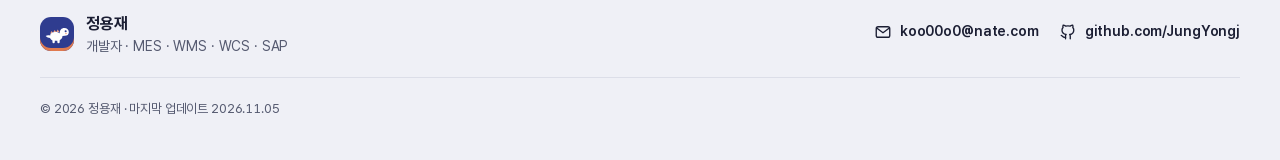
<file: project-rfid-mixup-prevention.html>
<!DOCTYPE html>
<html lang="ko"><head><meta charset="utf-8">
    <meta name="viewport" content="width=device-width, initial-scale=1.0">
    <meta name="color-scheme" content="light dark">
    <meta property="og:url" content="https://jungyongj.github.io/" />
    <meta property="og:type" content="website">
    <meta property="og:site_name" content="정용재 포트폴리오">
    <meta property="og:locale" content="ko_KR">
    <meta property="og:title" content="정용재 · 제조 현장 시스템 개발자">
    <meta property="og:description" content="현장의 흐름을 코드로 정리합니다 · MES · WMS · WCS · HMI · SAP 연동">
    <meta property="og:image" content="https://jungyongj.github.io/media/og-card.png">
    <meta name="theme-color" content="#2F3C8F"><meta name="robots" content="noindex, nofollow"><script src="js/theme.h8z3tpxftx.js"></script>
    
    <link rel="stylesheet" href="css/tokens.ky7bestf1s.css" />
    <link rel="stylesheet" href="app.daffh3dbuv.css" />
    <link rel="stylesheet" href="Portfolio.Web.n6bfeco9po.styles.css" />
    <link rel="icon" href="favicon.pjfcrfaqp0.svg" type="image/svg&#x2B;xml" />
    <title>자동차부품 RFID · 프로젝트 · 정용재</title><meta name="description" content="이종 방지 로직을 3공정 이상으로 확장해 후방 혼입을 막았습니다." /></head>

<body><div class="intro" aria-hidden="true" b-naqy9it6a0><div class="intro-glow" b-naqy9it6a0></div>
    <div class="intro-center" b-naqy9it6a0><span class="intro-mark" b-naqy9it6a0><svg class="intro-frame" viewBox="0 0 72 72" width="72" height="72" focusable="false" b-naqy9it6a0><rect x="2" y="2" width="68" height="68" rx="22" pathLength="1" b-naqy9it6a0></rect></svg>
            <svg class="intro-night" viewBox="20 20 32 32" width="38" height="38" focusable="false" b-naqy9it6a0><path class="intro-moon" d="M34.63 25.01 A12 12 0 1 0 46.8 39.2 A9.5 9.5 0 0 1 34.63 25.01 Z" b-naqy9it6a0></path>
                <path class="intro-spark" d="M46 22.5 Q46.7 27.3 51.5 28 Q46.7 28.7 46 33.5 Q45.3 28.7 40.5 28 Q45.3 27.3 46 22.5 Z" b-naqy9it6a0></path></svg></span>
        <span class="intro-name" b-naqy9it6a0>정용재</span>
        <span class="intro-line" b-naqy9it6a0></span>
        <span class="intro-tag" b-naqy9it6a0>현장의 흐름을 코드로</span>
        <span class="intro-walk" b-naqy9it6a0><span class="intro-dino" b-naqy9it6a0><svg viewBox="0 0 40 29" width="34" height="25" focusable="false" b-naqy9it6a0><rect class="dino-leg leg-a" x="13" y="21.5" width="3.6" height="6.5" rx="1.8" b-naqy9it6a0></rect>
            <rect class="dino-leg leg-b" x="20.5" y="21.5" width="3.6" height="6.5" rx="1.8" b-naqy9it6a0></rect>
            <g class="dino-body" b-naqy9it6a0><path class="dino-spike" d="M9.5 13 l2.3-3.8 l2.3 3.8z M14.2 11.2 l2.3-3.8 l2.3 3.8z M18.9 10.8 l2.3-3.8 l2.3 3.8z" b-naqy9it6a0></path>
            <path class="dino-skin" d="M2.5 17 C4.5 15.4 7.5 15.6 9.6 16.2 C9.4 12.4 13 10.6 18 10.6 C21 10.6 22.9 11.5 24 12.8 C24.2 8 26.8 4.6 31.2 4.6 C35.6 4.6 38.2 7.6 38.2 11.1 C38.2 14.6 35.6 16.6 32.2 16.6 L28.4 16.8 C28.6 21.4 24.4 24.2 18.2 24.2 C12.4 24.2 9.8 21.8 9.3 19.8 C7.1 19.8 4.3 19.1 2.5 17 Z" b-naqy9it6a0></path>
            <ellipse class="dino-belly" cx="18.6" cy="20.2" rx="5.8" ry="2.8" b-naqy9it6a0></ellipse>
            <circle class="dino-eye-white" cx="32.6" cy="9.4" r="2.1" b-naqy9it6a0></circle>
            <circle class="dino-eye" cx="33.3" cy="9.5" r="1.15" b-naqy9it6a0></circle>
            <circle class="dino-cheek" cx="33.8" cy="13" r="1.25" b-naqy9it6a0></circle>
            <path class="dino-arm" d="M26.2 17.6 q2 .5 2.6 2.3" b-naqy9it6a0></path></g></svg></span></span></div></div>

<a class="skip-link" href="#main" b-naqy9it6a0>본문으로 건너뛰기</a><header class="site-header"><div class="container header-inner"><a class="brand" href="index.html" aria-label="정용재 홈"><span class="brand-mark" aria-hidden="true"><svg viewBox="0 0 40 29" width="26" height="19" focusable="false"><rect class="bm-skin" x="13" y="21.5" width="3.6" height="6.5" rx="1.8"></rect>
        <rect class="bm-skin" x="20.5" y="21.5" width="3.6" height="6.5" rx="1.8"></rect>
        <path class="bm-spike" d="M9.5 13 l2.3-3.8 l2.3 3.8z M14.2 11.2 l2.3-3.8 l2.3 3.8z M18.9 10.8 l2.3-3.8 l2.3 3.8z"></path>
        <path class="bm-skin" d="M2.5 17 C4.5 15.4 7.5 15.6 9.6 16.2 C9.4 12.4 13 10.6 18 10.6 C21 10.6 22.9 11.5 24 12.8 C24.2 8 26.8 4.6 31.2 4.6 C35.6 4.6 38.2 7.6 38.2 11.1 C38.2 14.6 35.6 16.6 32.2 16.6 L28.4 16.8 C28.6 21.4 24.4 24.2 18.2 24.2 C12.4 24.2 9.8 21.8 9.3 19.8 C7.1 19.8 4.3 19.1 2.5 17 Z"></path>
        <circle class="bm-eye" cx="33.3" cy="9.5" r="1.6"></circle>
        <circle class="bm-spike" cx="33.8" cy="13" r="1.25"></circle></svg></span>
            <span class="brand-name">정용재</span></a>

        <nav class="site-nav" id="site-nav" aria-label="주 메뉴" data-nav><ul><li><a href="about.html">소개</a></li><li><a href="career.html">경력</a></li><li><a href="projects.html" class="is-active" aria-current="page">프로젝트</a></li><li><a href="contact.html">연락</a></li></ul></nav>

        <div class="header-actions"><button type="button" class="icon-button theme-button" data-theme-toggle aria-label="어두운 테마로 바꾸기"><svg class="icon show-light" width="20" height="20" viewBox="0 0 24 24" fill="none" stroke="currentColor" stroke-width="1.8" stroke-linecap="round" stroke-linejoin="round" aria-hidden="true" focusable="false"><path d="M20.5 14.5A8.5 8.5 0 0 1 9.5 3.5a8.5 8.5 0 1 0 11 11Z"></path></svg>
                <svg class="icon show-dark" width="20" height="20" viewBox="0 0 24 24" fill="none" stroke="currentColor" stroke-width="1.8" stroke-linecap="round" stroke-linejoin="round" aria-hidden="true" focusable="false"><circle cx="12" cy="12" r="4"></circle>
            <path d="M12 2v2M12 20v2M4.9 4.9l1.4 1.4M17.7 17.7l1.4 1.4M2 12h2M20 12h2M4.9 19.1l1.4-1.4M17.7 6.3l1.4-1.4"></path></svg>
                <span class="theme-label" data-theme-label>다크</span></button>
            <button type="button" class="icon-button menu-button" data-menu-toggle aria-controls="site-nav" aria-expanded="false" aria-label="메뉴 열기"><svg class="icon when-closed" width="20" height="20" viewBox="0 0 24 24" fill="none" stroke="currentColor" stroke-width="1.8" stroke-linecap="round" stroke-linejoin="round" aria-hidden="true" focusable="false"><path d="M4 7h16M4 12h16M4 17h16"></path></svg>
                <svg class="icon when-open" width="20" height="20" viewBox="0 0 24 24" fill="none" stroke="currentColor" stroke-width="1.8" stroke-linecap="round" stroke-linejoin="round" aria-hidden="true" focusable="false"><path d="M6 6l12 12M18 6L6 18"></path></svg></button></div></div></header>
<div class="menu-scrim" data-menu-scrim hidden b-naqy9it6a0></div>

<main id="main" tabindex="-1" b-naqy9it6a0>
    <article class="case" data-kb="project" data-slug="rfid-mixup-prevention"><header class="container case-head"><nav class="crumbs" aria-label="위치"><a href="projects.html">프로젝트</a>
                <span aria-hidden="true">/</span>
                <span aria-current="page">자동차부품 RFID</span></nav>
            <p class="section-kicker">RFID</p>
            <h1 data-kb-field="title">자동차부품 공장 RFID·이종 방지 시스템 구축</h1>

            <dl class="case-facts"><div><dt>기간</dt><dd><time data-kb-field="period">2024.09 ~ 2024.12</time></dd></div>
                <div><dt>회사</dt><dd>삼미정보시스템</dd></div>
                <div class="wide"><dt>역할</dt><dd data-kb-field="role">리드 개발·전체 설계 (Monitoring, DAS, RFID, Printer)</dd></div><div><dt>인원</dt><dd data-kb-field="team">3명</dd></div></dl>
            <ul class="entry-tech case-tech" aria-label="사용 기술"><li data-kb-field="tech">C#</li><li data-kb-field="tech">MS-SQL</li><li data-kb-field="tech">RFID</li><li data-kb-field="tech">Zebra ZT</li><li data-kb-field="tech">Windows Server</li></ul></header>

        <div class="container case-body"><section class="case-gallery" id="screens" data-gallery aria-roledescription="carousel" aria-label="자동차부품 RFID 작업 화면"><div class="gal-stage"><ul class="gal-track" data-gal-track tabindex="0" aria-label="작업 화면 목록 (좌우 화살표로 넘기기)"><li class="gal-slide" data-gal-slide aria-roledescription="slide" aria-label="1 / 4"><figure><a class="gal-frame" href="media/projects/rfid-mixup-prevention/01.jpg" target="_blank" rel="noopener" aria-label="DAS 프로그램 — 조립 공정 이종 방지 체크 — 크게 보기" data-gal-open="0"><img src="media/projects/rfid-mixup-prevention/01.jpg" alt="DAS 프로그램 — 조립 공정 이종 방지 체크" loading="eager" decoding="async" /></a>
                            <figcaption><span class="gal-num">01</span> DAS 프로그램 — 조립 공정 이종 방지 체크</figcaption></figure></li><li class="gal-slide" data-gal-slide aria-roledescription="slide" aria-label="2 / 4"><figure><a class="gal-frame" href="media/projects/rfid-mixup-prevention/02.jpg" target="_blank" rel="noopener" aria-label="출하 서열지시 현황 모니터링 — 크게 보기" data-gal-open="1"><img src="media/projects/rfid-mixup-prevention/02.jpg" alt="출하 서열지시 현황 모니터링" loading="lazy" decoding="async" /></a>
                            <figcaption><span class="gal-num">02</span> 출하 서열지시 현황 모니터링</figcaption></figure></li><li class="gal-slide" data-gal-slide aria-roledescription="slide" aria-label="3 / 4"><figure><a class="gal-frame" href="media/projects/rfid-mixup-prevention/03.jpg" target="_blank" rel="noopener" aria-label="현장에 걸린 출하 모니터링 화면 — 크게 보기" data-gal-open="2"><img src="media/projects/rfid-mixup-prevention/03.jpg" alt="현장에 걸린 출하 모니터링 화면" loading="lazy" decoding="async" /></a>
                            <figcaption><span class="gal-num">03</span> 현장에 걸린 출하 모니터링 화면</figcaption></figure></li><li class="gal-slide" data-gal-slide aria-roledescription="slide" aria-label="4 / 4"><figure><a class="gal-frame" href="media/projects/rfid-mixup-prevention/04.jpg" target="_blank" rel="noopener" aria-label="Print2D — 프린터 상태를 확인하며 바코드 출력 — 크게 보기" data-gal-open="3"><img src="media/projects/rfid-mixup-prevention/04.jpg" alt="Print2D — 프린터 상태를 확인하며 바코드 출력" loading="lazy" decoding="async" /></a>
                            <figcaption><span class="gal-num">04</span> Print2D — 프린터 상태를 확인하며 바코드 출력</figcaption></figure></li></ul></div><div class="gal-bar" data-gal-bar hidden><div class="gal-ctrl"><button type="button" class="gal-btn" data-gal-prev aria-label="이전 화면"><svg class="icon flip" width="18" height="18" viewBox="0 0 24 24" fill="none" stroke="currentColor" stroke-width="1.8" stroke-linecap="round" stroke-linejoin="round" aria-hidden="true" focusable="false"><path d="M5 12h14M13 6l6 6-6 6"></path></svg></button>
                    <p class="gal-count" aria-live="polite"><strong data-gal-current>1</strong> / 4</p>
                    <button type="button" class="gal-btn" data-gal-next aria-label="다음 화면"><svg class="icon " width="18" height="18" viewBox="0 0 24 24" fill="none" stroke="currentColor" stroke-width="1.8" stroke-linecap="round" stroke-linejoin="round" aria-hidden="true" focusable="false"><path d="M5 12h14M13 6l6 6-6 6"></path></svg></button></div>
                <ol class="gal-thumbs" aria-label="화면 바로 가기"><li><button type="button" class="gal-thumb is-active" data-gal-go="0" aria-label="1번 화면: DAS 프로그램 — 조립 공정 이종 방지 체크" aria-current="true"><img src="media/projects/rfid-mixup-prevention/01.jpg" alt loading="lazy" decoding="async" /></button></li><li><button type="button" class="gal-thumb" data-gal-go="1" aria-label="2번 화면: 출하 서열지시 현황 모니터링"><img src="media/projects/rfid-mixup-prevention/02.jpg" alt loading="lazy" decoding="async" /></button></li><li><button type="button" class="gal-thumb" data-gal-go="2" aria-label="3번 화면: 현장에 걸린 출하 모니터링 화면"><img src="media/projects/rfid-mixup-prevention/03.jpg" alt loading="lazy" decoding="async" /></button></li><li><button type="button" class="gal-thumb" data-gal-go="3" aria-label="4번 화면: Print2D — 프린터 상태를 확인하며 바코드 출력"><img src="media/projects/rfid-mixup-prevention/04.jpg" alt loading="lazy" decoding="async" /></button></li></ol></div><p class="gal-note">고객 정보는 모자이크로 가렸습니다 · 화면을 누르시면 크게 보실 수 있습니다</p></section><div class="case-layout"><div class="case-main"><p class="case-summary">이종 방지 로직을 3공정 이상으로 확장해 후방 혼입을 막았습니다.</p></div></div>

            <nav class="case-nav" aria-label="다른 프로젝트"><a class="case-nav-link" href="project-casting-forging-mes.html" rel="prev"><span class="muted">← 더 최근 프로젝트</span>
                        <strong>사우디 주조·단조 MES</strong></a><a class="case-nav-link to-right" href="project-tyre-wms-reengineering.html" rel="next"><span class="muted">더 이전 프로젝트 →</span>
                        <strong>타이어 공장 WMS</strong></a></nav></div></article></main>

<footer class="site-footer"><div class="container footer-inner"><div class="footer-id"><span class="brand-mark" aria-hidden="true"><svg viewBox="0 0 40 29" width="26" height="19" focusable="false"><rect class="bm-skin" x="13" y="21.5" width="3.6" height="6.5" rx="1.8"></rect>
        <rect class="bm-skin" x="20.5" y="21.5" width="3.6" height="6.5" rx="1.8"></rect>
        <path class="bm-spike" d="M9.5 13 l2.3-3.8 l2.3 3.8z M14.2 11.2 l2.3-3.8 l2.3 3.8z M18.9 10.8 l2.3-3.8 l2.3 3.8z"></path>
        <path class="bm-skin" d="M2.5 17 C4.5 15.4 7.5 15.6 9.6 16.2 C9.4 12.4 13 10.6 18 10.6 C21 10.6 22.9 11.5 24 12.8 C24.2 8 26.8 4.6 31.2 4.6 C35.6 4.6 38.2 7.6 38.2 11.1 C38.2 14.6 35.6 16.6 32.2 16.6 L28.4 16.8 C28.6 21.4 24.4 24.2 18.2 24.2 C12.4 24.2 9.8 21.8 9.3 19.8 C7.1 19.8 4.3 19.1 2.5 17 Z"></path>
        <circle class="bm-eye" cx="33.3" cy="9.5" r="1.6"></circle>
        <circle class="bm-spike" cx="33.8" cy="13" r="1.25"></circle></svg></span>
            <div><strong>정용재</strong>
                <span class="muted">개발자 · MES · WMS · WCS · SAP</span></div></div>
        <ul class="footer-links"><li><a href="mailto:koo00o0@nate.com"><svg class="icon " width="18" height="18" viewBox="0 0 24 24" fill="none" stroke="currentColor" stroke-width="1.8" stroke-linecap="round" stroke-linejoin="round" aria-hidden="true" focusable="false"><rect x="3" y="5" width="18" height="14" rx="2.5"></rect>
            <path d="m4 7 8 6 8-6"></path></svg><span>koo00o0@nate.com</span></a></li>
            <li><a href="https://github.com/JungYongj" rel="noopener" target="_blank"><svg class="icon " width="18" height="18" viewBox="0 0 24 24" fill="none" stroke="currentColor" stroke-width="1.8" stroke-linecap="round" stroke-linejoin="round" aria-hidden="true" focusable="false"><path d="M9 19c-4 1.2-4-2-6-2.5M15 21v-3.4a3 3 0 0 0-.8-2.3c2.7-.3 5.5-1.3 5.5-6a4.6 4.6 0 0 0-1.3-3.2 4.3 4.3 0 0 0-.1-3.2s-1-.3-3.4 1.3a11.6 11.6 0 0 0-6 0C6.5 2.6 5.5 2.9 5.5 2.9a4.3 4.3 0 0 0-.1 3.2A4.6 4.6 0 0 0 4 9.3c0 4.6 2.8 5.6 5.5 6a3 3 0 0 0-.8 2.3V21"></path></svg><span>github.com/JungYongj</span></a></li></ul>
        <p class="footer-meta muted">© 2026 정용재 · 마지막 업데이트 <time>2026.11.05</time></p></div></footer>

<div id="blazor-error-ui" data-nosnippet b-naqy9it6a0>
    문제가 발생했습니다.
    <a href="index.html" class="reload" b-naqy9it6a0>다시 불러오기</a>
    <span class="dismiss" b-naqy9it6a0>✕</span></div>
        <blazor-focus-on-navigate selector="h1"></blazor-focus-on-navigate>
    <script src="js/site.bggxq6guwe.js" defer></script></body></html>
</file>
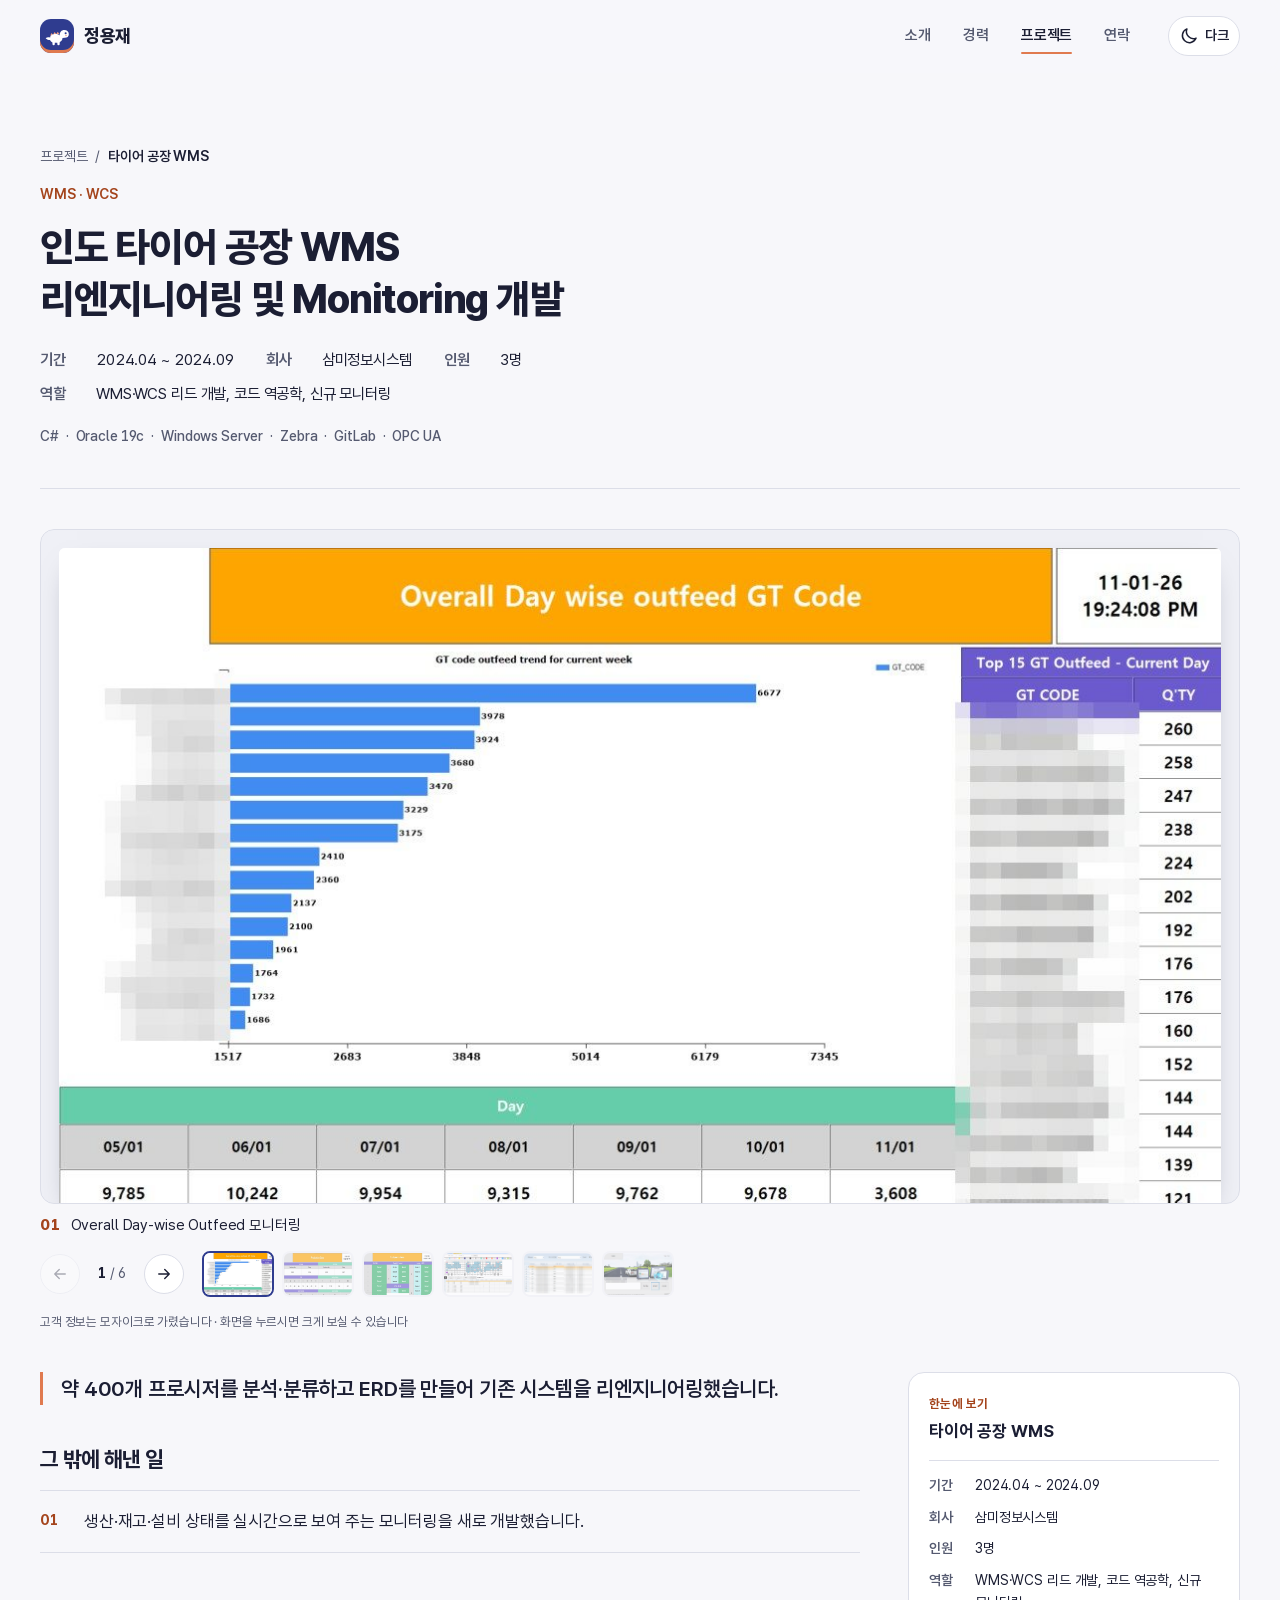
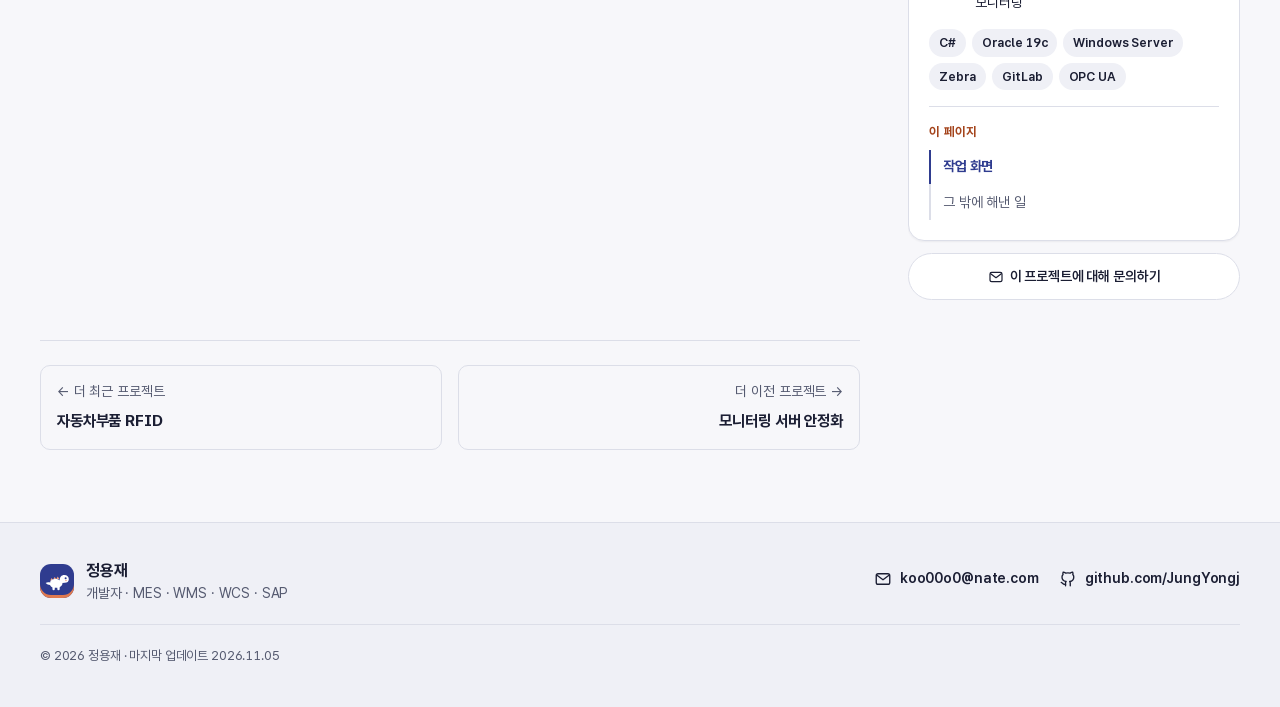
<file: project-tyre-wms-reengineering.html>
<!DOCTYPE html>
<html lang="ko"><head><meta charset="utf-8">
    <meta name="viewport" content="width=device-width, initial-scale=1.0">
    <meta name="color-scheme" content="light dark">
    <meta property="og:url" content="https://jungyongj.github.io/" />
    <meta property="og:type" content="website">
    <meta property="og:site_name" content="정용재 포트폴리오">
    <meta property="og:locale" content="ko_KR">
    <meta property="og:title" content="정용재 · 제조 현장 시스템 개발자">
    <meta property="og:description" content="현장의 흐름을 코드로 정리합니다 · MES · WMS · WCS · HMI · SAP 연동">
    <meta property="og:image" content="https://jungyongj.github.io/media/og-card.png">
    <meta name="theme-color" content="#2F3C8F"><meta name="robots" content="noindex, nofollow"><script src="js/theme.h8z3tpxftx.js"></script>
    
    <link rel="stylesheet" href="css/tokens.ky7bestf1s.css" />
    <link rel="stylesheet" href="app.daffh3dbuv.css" />
    <link rel="stylesheet" href="Portfolio.Web.n6bfeco9po.styles.css" />
    <link rel="icon" href="favicon.pjfcrfaqp0.svg" type="image/svg&#x2B;xml" />
    <title>타이어 공장 WMS · 프로젝트 · 정용재</title><meta name="description" content="약 400개 프로시저를 분석·분류하고 ERD를 만들어 기존 시스템을 리엔지니어링했습니다." /></head>

<body><div class="intro" aria-hidden="true" b-naqy9it6a0><div class="intro-glow" b-naqy9it6a0></div>
    <div class="intro-center" b-naqy9it6a0><span class="intro-mark" b-naqy9it6a0><svg class="intro-frame" viewBox="0 0 72 72" width="72" height="72" focusable="false" b-naqy9it6a0><rect x="2" y="2" width="68" height="68" rx="22" pathLength="1" b-naqy9it6a0></rect></svg>
            <svg class="intro-night" viewBox="20 20 32 32" width="38" height="38" focusable="false" b-naqy9it6a0><path class="intro-moon" d="M34.63 25.01 A12 12 0 1 0 46.8 39.2 A9.5 9.5 0 0 1 34.63 25.01 Z" b-naqy9it6a0></path>
                <path class="intro-spark" d="M46 22.5 Q46.7 27.3 51.5 28 Q46.7 28.7 46 33.5 Q45.3 28.7 40.5 28 Q45.3 27.3 46 22.5 Z" b-naqy9it6a0></path></svg></span>
        <span class="intro-name" b-naqy9it6a0>정용재</span>
        <span class="intro-line" b-naqy9it6a0></span>
        <span class="intro-tag" b-naqy9it6a0>현장의 흐름을 코드로</span>
        <span class="intro-walk" b-naqy9it6a0><span class="intro-dino" b-naqy9it6a0><svg viewBox="0 0 40 29" width="34" height="25" focusable="false" b-naqy9it6a0><rect class="dino-leg leg-a" x="13" y="21.5" width="3.6" height="6.5" rx="1.8" b-naqy9it6a0></rect>
            <rect class="dino-leg leg-b" x="20.5" y="21.5" width="3.6" height="6.5" rx="1.8" b-naqy9it6a0></rect>
            <g class="dino-body" b-naqy9it6a0><path class="dino-spike" d="M9.5 13 l2.3-3.8 l2.3 3.8z M14.2 11.2 l2.3-3.8 l2.3 3.8z M18.9 10.8 l2.3-3.8 l2.3 3.8z" b-naqy9it6a0></path>
            <path class="dino-skin" d="M2.5 17 C4.5 15.4 7.5 15.6 9.6 16.2 C9.4 12.4 13 10.6 18 10.6 C21 10.6 22.9 11.5 24 12.8 C24.2 8 26.8 4.6 31.2 4.6 C35.6 4.6 38.2 7.6 38.2 11.1 C38.2 14.6 35.6 16.6 32.2 16.6 L28.4 16.8 C28.6 21.4 24.4 24.2 18.2 24.2 C12.4 24.2 9.8 21.8 9.3 19.8 C7.1 19.8 4.3 19.1 2.5 17 Z" b-naqy9it6a0></path>
            <ellipse class="dino-belly" cx="18.6" cy="20.2" rx="5.8" ry="2.8" b-naqy9it6a0></ellipse>
            <circle class="dino-eye-white" cx="32.6" cy="9.4" r="2.1" b-naqy9it6a0></circle>
            <circle class="dino-eye" cx="33.3" cy="9.5" r="1.15" b-naqy9it6a0></circle>
            <circle class="dino-cheek" cx="33.8" cy="13" r="1.25" b-naqy9it6a0></circle>
            <path class="dino-arm" d="M26.2 17.6 q2 .5 2.6 2.3" b-naqy9it6a0></path></g></svg></span></span></div></div>

<a class="skip-link" href="#main" b-naqy9it6a0>본문으로 건너뛰기</a><header class="site-header"><div class="container header-inner"><a class="brand" href="index.html" aria-label="정용재 홈"><span class="brand-mark" aria-hidden="true"><svg viewBox="0 0 40 29" width="26" height="19" focusable="false"><rect class="bm-skin" x="13" y="21.5" width="3.6" height="6.5" rx="1.8"></rect>
        <rect class="bm-skin" x="20.5" y="21.5" width="3.6" height="6.5" rx="1.8"></rect>
        <path class="bm-spike" d="M9.5 13 l2.3-3.8 l2.3 3.8z M14.2 11.2 l2.3-3.8 l2.3 3.8z M18.9 10.8 l2.3-3.8 l2.3 3.8z"></path>
        <path class="bm-skin" d="M2.5 17 C4.5 15.4 7.5 15.6 9.6 16.2 C9.4 12.4 13 10.6 18 10.6 C21 10.6 22.9 11.5 24 12.8 C24.2 8 26.8 4.6 31.2 4.6 C35.6 4.6 38.2 7.6 38.2 11.1 C38.2 14.6 35.6 16.6 32.2 16.6 L28.4 16.8 C28.6 21.4 24.4 24.2 18.2 24.2 C12.4 24.2 9.8 21.8 9.3 19.8 C7.1 19.8 4.3 19.1 2.5 17 Z"></path>
        <circle class="bm-eye" cx="33.3" cy="9.5" r="1.6"></circle>
        <circle class="bm-spike" cx="33.8" cy="13" r="1.25"></circle></svg></span>
            <span class="brand-name">정용재</span></a>

        <nav class="site-nav" id="site-nav" aria-label="주 메뉴" data-nav><ul><li><a href="about.html">소개</a></li><li><a href="career.html">경력</a></li><li><a href="projects.html" class="is-active" aria-current="page">프로젝트</a></li><li><a href="contact.html">연락</a></li></ul></nav>

        <div class="header-actions"><button type="button" class="icon-button theme-button" data-theme-toggle aria-label="어두운 테마로 바꾸기"><svg class="icon show-light" width="20" height="20" viewBox="0 0 24 24" fill="none" stroke="currentColor" stroke-width="1.8" stroke-linecap="round" stroke-linejoin="round" aria-hidden="true" focusable="false"><path d="M20.5 14.5A8.5 8.5 0 0 1 9.5 3.5a8.5 8.5 0 1 0 11 11Z"></path></svg>
                <svg class="icon show-dark" width="20" height="20" viewBox="0 0 24 24" fill="none" stroke="currentColor" stroke-width="1.8" stroke-linecap="round" stroke-linejoin="round" aria-hidden="true" focusable="false"><circle cx="12" cy="12" r="4"></circle>
            <path d="M12 2v2M12 20v2M4.9 4.9l1.4 1.4M17.7 17.7l1.4 1.4M2 12h2M20 12h2M4.9 19.1l1.4-1.4M17.7 6.3l1.4-1.4"></path></svg>
                <span class="theme-label" data-theme-label>다크</span></button>
            <button type="button" class="icon-button menu-button" data-menu-toggle aria-controls="site-nav" aria-expanded="false" aria-label="메뉴 열기"><svg class="icon when-closed" width="20" height="20" viewBox="0 0 24 24" fill="none" stroke="currentColor" stroke-width="1.8" stroke-linecap="round" stroke-linejoin="round" aria-hidden="true" focusable="false"><path d="M4 7h16M4 12h16M4 17h16"></path></svg>
                <svg class="icon when-open" width="20" height="20" viewBox="0 0 24 24" fill="none" stroke="currentColor" stroke-width="1.8" stroke-linecap="round" stroke-linejoin="round" aria-hidden="true" focusable="false"><path d="M6 6l12 12M18 6L6 18"></path></svg></button></div></div></header>
<div class="menu-scrim" data-menu-scrim hidden b-naqy9it6a0></div>

<main id="main" tabindex="-1" b-naqy9it6a0>
    <article class="case" data-kb="project" data-slug="tyre-wms-reengineering"><header class="container case-head"><nav class="crumbs" aria-label="위치"><a href="projects.html">프로젝트</a>
                <span aria-hidden="true">/</span>
                <span aria-current="page">타이어 공장 WMS</span></nav>
            <p class="section-kicker">WMS · WCS</p>
            <h1 data-kb-field="title">인도 타이어 공장 WMS 리엔지니어링 및 Monitoring 개발</h1>

            <dl class="case-facts"><div><dt>기간</dt><dd><time data-kb-field="period">2024.04 ~ 2024.09</time></dd></div>
                <div><dt>회사</dt><dd>삼미정보시스템</dd></div>
                <div class="wide"><dt>역할</dt><dd data-kb-field="role">WMS·WCS 리드 개발, 코드 역공학, 신규 모니터링</dd></div><div><dt>인원</dt><dd data-kb-field="team">3명</dd></div></dl>
            <ul class="entry-tech case-tech" aria-label="사용 기술"><li data-kb-field="tech">C#</li><li data-kb-field="tech">Oracle 19c</li><li data-kb-field="tech">Windows Server</li><li data-kb-field="tech">Zebra</li><li data-kb-field="tech">GitLab</li><li data-kb-field="tech">OPC UA</li></ul></header>

        <div class="container case-body"><section class="case-gallery" id="screens" data-gallery aria-roledescription="carousel" aria-label="타이어 공장 WMS 작업 화면"><div class="gal-stage"><ul class="gal-track" data-gal-track tabindex="0" aria-label="작업 화면 목록 (좌우 화살표로 넘기기)"><li class="gal-slide" data-gal-slide aria-roledescription="slide" aria-label="1 / 6"><figure><a class="gal-frame" href="media/projects/tyre-wms-reengineering/01.jpg" target="_blank" rel="noopener" aria-label="Overall Day-wise Outfeed 모니터링 — 크게 보기" data-gal-open="0"><img src="media/projects/tyre-wms-reengineering/01.jpg" alt="Overall Day-wise Outfeed 모니터링" loading="eager" decoding="async" /></a>
                            <figcaption><span class="gal-num">01</span> Overall Day-wise Outfeed 모니터링</figcaption></figure></li><li class="gal-slide" data-gal-slide aria-roledescription="slide" aria-label="2 / 6"><figure><a class="gal-frame" href="media/projects/tyre-wms-reengineering/02.jpg" target="_blank" rel="noopener" aria-label="Production Data — Infeed·Outfeed·근무조별 실적 — 크게 보기" data-gal-open="1"><img src="media/projects/tyre-wms-reengineering/02.jpg" alt="Production Data — Infeed·Outfeed·근무조별 실적" loading="lazy" decoding="async" /></a>
                            <figcaption><span class="gal-num">02</span> Production Data — Infeed·Outfeed·근무조별 실적</figcaption></figure></li><li class="gal-slide" data-gal-slide aria-roledescription="slide" aria-label="3 / 6"><figure><a class="gal-frame" href="media/projects/tyre-wms-reengineering/03.jpg" target="_blank" rel="noopener" aria-label="Equipment status — 설비별 정상·이상 상태 — 크게 보기" data-gal-open="2"><img src="media/projects/tyre-wms-reengineering/03.jpg" alt="Equipment status — 설비별 정상·이상 상태" loading="lazy" decoding="async" /></a>
                            <figcaption><span class="gal-num">03</span> Equipment status — 설비별 정상·이상 상태</figcaption></figure></li><li class="gal-slide" data-gal-slide aria-roledescription="slide" aria-label="4 / 6"><figure><a class="gal-frame" href="media/projects/tyre-wms-reengineering/04.jpg" target="_blank" rel="noopener" aria-label="WMS Cell 정보와 입고 상태 — 크게 보기" data-gal-open="3"><img src="media/projects/tyre-wms-reengineering/04.jpg" alt="WMS Cell 정보와 입고 상태" loading="lazy" decoding="async" /></a>
                            <figcaption><span class="gal-num">04</span> WMS Cell 정보와 입고 상태</figcaption></figure></li><li class="gal-slide" data-gal-slide aria-roledescription="slide" aria-label="5 / 6"><figure><a class="gal-frame" href="media/projects/tyre-wms-reengineering/05.jpg" target="_blank" rel="noopener" aria-label="공정별 입·출고 이력 조회 — 크게 보기" data-gal-open="4"><img src="media/projects/tyre-wms-reengineering/05.jpg" alt="공정별 입·출고 이력 조회" loading="lazy" decoding="async" /></a>
                            <figcaption><span class="gal-num">05</span> 공정별 입·출고 이력 조회</figcaption></figure></li><li class="gal-slide" data-gal-slide aria-roledescription="slide" aria-label="6 / 6"><figure><a class="gal-frame" href="media/projects/tyre-wms-reengineering/06.jpg" target="_blank" rel="noopener" aria-label="모니터링 프로그램 시작 화면 — 크게 보기" data-gal-open="5"><img src="media/projects/tyre-wms-reengineering/06.jpg" alt="모니터링 프로그램 시작 화면" loading="lazy" decoding="async" /></a>
                            <figcaption><span class="gal-num">06</span> 모니터링 프로그램 시작 화면</figcaption></figure></li></ul></div><div class="gal-bar" data-gal-bar hidden><div class="gal-ctrl"><button type="button" class="gal-btn" data-gal-prev aria-label="이전 화면"><svg class="icon flip" width="18" height="18" viewBox="0 0 24 24" fill="none" stroke="currentColor" stroke-width="1.8" stroke-linecap="round" stroke-linejoin="round" aria-hidden="true" focusable="false"><path d="M5 12h14M13 6l6 6-6 6"></path></svg></button>
                    <p class="gal-count" aria-live="polite"><strong data-gal-current>1</strong> / 6</p>
                    <button type="button" class="gal-btn" data-gal-next aria-label="다음 화면"><svg class="icon " width="18" height="18" viewBox="0 0 24 24" fill="none" stroke="currentColor" stroke-width="1.8" stroke-linecap="round" stroke-linejoin="round" aria-hidden="true" focusable="false"><path d="M5 12h14M13 6l6 6-6 6"></path></svg></button></div>
                <ol class="gal-thumbs" aria-label="화면 바로 가기"><li><button type="button" class="gal-thumb is-active" data-gal-go="0" aria-label="1번 화면: Overall Day-wise Outfeed 모니터링" aria-current="true"><img src="media/projects/tyre-wms-reengineering/01.jpg" alt loading="lazy" decoding="async" /></button></li><li><button type="button" class="gal-thumb" data-gal-go="1" aria-label="2번 화면: Production Data — Infeed·Outfeed·근무조별 실적"><img src="media/projects/tyre-wms-reengineering/02.jpg" alt loading="lazy" decoding="async" /></button></li><li><button type="button" class="gal-thumb" data-gal-go="2" aria-label="3번 화면: Equipment status — 설비별 정상·이상 상태"><img src="media/projects/tyre-wms-reengineering/03.jpg" alt loading="lazy" decoding="async" /></button></li><li><button type="button" class="gal-thumb" data-gal-go="3" aria-label="4번 화면: WMS Cell 정보와 입고 상태"><img src="media/projects/tyre-wms-reengineering/04.jpg" alt loading="lazy" decoding="async" /></button></li><li><button type="button" class="gal-thumb" data-gal-go="4" aria-label="5번 화면: 공정별 입·출고 이력 조회"><img src="media/projects/tyre-wms-reengineering/05.jpg" alt loading="lazy" decoding="async" /></button></li><li><button type="button" class="gal-thumb" data-gal-go="5" aria-label="6번 화면: 모니터링 프로그램 시작 화면"><img src="media/projects/tyre-wms-reengineering/06.jpg" alt loading="lazy" decoding="async" /></button></li></ol></div><p class="gal-note">고객 정보는 모자이크로 가렸습니다 · 화면을 누르시면 크게 보실 수 있습니다</p></section><div class="case-layout"><div class="case-main"><p class="case-summary">약 400개 프로시저를 분석·분류하고 ERD를 만들어 기존 시스템을 리엔지니어링했습니다.</p><section class="case-section reveal" id="done" aria-labelledby="done-title"><h2 id="done-title">그 밖에 해낸 일</h2>
                    <ol class="case-achievements"><li data-kb="achievement" data-code="D2">생산·재고·설비 상태를 실시간으로 보여 주는 모니터링을 새로 개발했습니다.</li></ol></section></div><aside class="case-aside" aria-label="프로젝트 한눈에 보기"><div class="aside-card"><p class="aside-label">한눈에 보기</p>
                    <p class="aside-title">타이어 공장 WMS</p>
                    <dl class="aside-facts"><div><dt>기간</dt><dd>2024.04 ~ 2024.09</dd></div>
                        <div><dt>회사</dt><dd>삼미정보시스템</dd></div><div><dt>인원</dt><dd>3명</dd></div><div><dt>역할</dt><dd>WMS·WCS 리드 개발, 코드 역공학, 신규 모니터링</dd></div></dl><ul class="aside-tech" aria-label="사용 기술"><li>C#</li><li>Oracle 19c</li><li>Windows Server</li><li>Zebra</li><li>GitLab</li><li>OPC UA</li></ul><nav class="aside-toc" aria-label="이 페이지 목차"><p class="aside-label">이 페이지</p>
                            <ol><li><a href="#screens" data-toc-link="screens">작업 화면</a></li><li><a href="#done" data-toc-link="done">그 밖에 해낸 일</a></li></ol></nav></div>
                <a class="aside-contact" href="contact.html"><svg class="icon " width="16" height="16" viewBox="0 0 24 24" fill="none" stroke="currentColor" stroke-width="1.8" stroke-linecap="round" stroke-linejoin="round" aria-hidden="true" focusable="false"><rect x="3" y="5" width="18" height="14" rx="2.5"></rect>
            <path d="m4 7 8 6 8-6"></path></svg> 이 프로젝트에 대해 문의하기</a></aside></div>

            <nav class="case-nav" aria-label="다른 프로젝트"><a class="case-nav-link" href="project-rfid-mixup-prevention.html" rel="prev"><span class="muted">← 더 최근 프로젝트</span>
                        <strong>자동차부품 RFID</strong></a><a class="case-nav-link to-right" href="project-monitoring-server-stabilization.html" rel="next"><span class="muted">더 이전 프로젝트 →</span>
                        <strong>모니터링 서버 안정화</strong></a></nav></div></article></main>

<footer class="site-footer"><div class="container footer-inner"><div class="footer-id"><span class="brand-mark" aria-hidden="true"><svg viewBox="0 0 40 29" width="26" height="19" focusable="false"><rect class="bm-skin" x="13" y="21.5" width="3.6" height="6.5" rx="1.8"></rect>
        <rect class="bm-skin" x="20.5" y="21.5" width="3.6" height="6.5" rx="1.8"></rect>
        <path class="bm-spike" d="M9.5 13 l2.3-3.8 l2.3 3.8z M14.2 11.2 l2.3-3.8 l2.3 3.8z M18.9 10.8 l2.3-3.8 l2.3 3.8z"></path>
        <path class="bm-skin" d="M2.5 17 C4.5 15.4 7.5 15.6 9.6 16.2 C9.4 12.4 13 10.6 18 10.6 C21 10.6 22.9 11.5 24 12.8 C24.2 8 26.8 4.6 31.2 4.6 C35.6 4.6 38.2 7.6 38.2 11.1 C38.2 14.6 35.6 16.6 32.2 16.6 L28.4 16.8 C28.6 21.4 24.4 24.2 18.2 24.2 C12.4 24.2 9.8 21.8 9.3 19.8 C7.1 19.8 4.3 19.1 2.5 17 Z"></path>
        <circle class="bm-eye" cx="33.3" cy="9.5" r="1.6"></circle>
        <circle class="bm-spike" cx="33.8" cy="13" r="1.25"></circle></svg></span>
            <div><strong>정용재</strong>
                <span class="muted">개발자 · MES · WMS · WCS · SAP</span></div></div>
        <ul class="footer-links"><li><a href="mailto:koo00o0@nate.com"><svg class="icon " width="18" height="18" viewBox="0 0 24 24" fill="none" stroke="currentColor" stroke-width="1.8" stroke-linecap="round" stroke-linejoin="round" aria-hidden="true" focusable="false"><rect x="3" y="5" width="18" height="14" rx="2.5"></rect>
            <path d="m4 7 8 6 8-6"></path></svg><span>koo00o0@nate.com</span></a></li>
            <li><a href="https://github.com/JungYongj" rel="noopener" target="_blank"><svg class="icon " width="18" height="18" viewBox="0 0 24 24" fill="none" stroke="currentColor" stroke-width="1.8" stroke-linecap="round" stroke-linejoin="round" aria-hidden="true" focusable="false"><path d="M9 19c-4 1.2-4-2-6-2.5M15 21v-3.4a3 3 0 0 0-.8-2.3c2.7-.3 5.5-1.3 5.5-6a4.6 4.6 0 0 0-1.3-3.2 4.3 4.3 0 0 0-.1-3.2s-1-.3-3.4 1.3a11.6 11.6 0 0 0-6 0C6.5 2.6 5.5 2.9 5.5 2.9a4.3 4.3 0 0 0-.1 3.2A4.6 4.6 0 0 0 4 9.3c0 4.6 2.8 5.6 5.5 6a3 3 0 0 0-.8 2.3V21"></path></svg><span>github.com/JungYongj</span></a></li></ul>
        <p class="footer-meta muted">© 2026 정용재 · 마지막 업데이트 <time>2026.11.05</time></p></div></footer>

<div id="blazor-error-ui" data-nosnippet b-naqy9it6a0>
    문제가 발생했습니다.
    <a href="index.html" class="reload" b-naqy9it6a0>다시 불러오기</a>
    <span class="dismiss" b-naqy9it6a0>✕</span></div>
        <blazor-focus-on-navigate selector="h1"></blazor-focus-on-navigate>
    <script src="js/site.bggxq6guwe.js" defer></script></body></html>
</file>
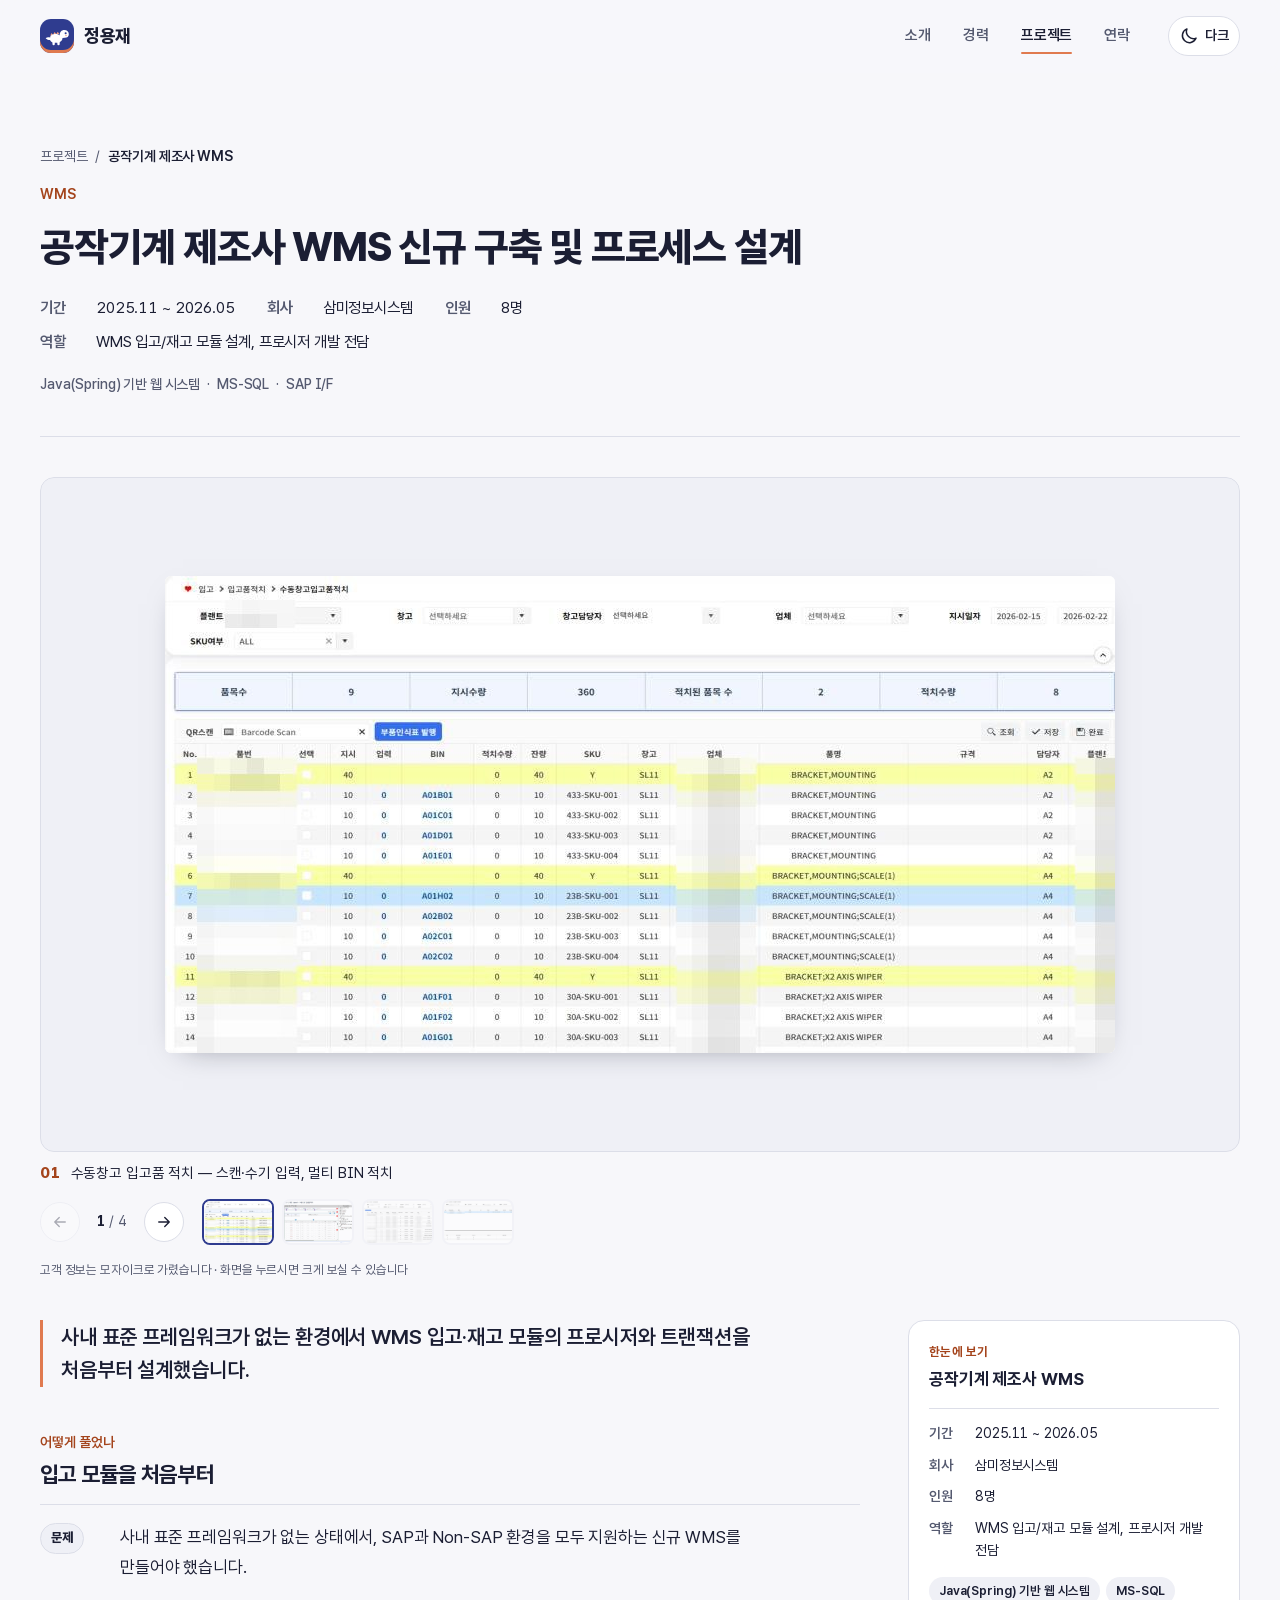
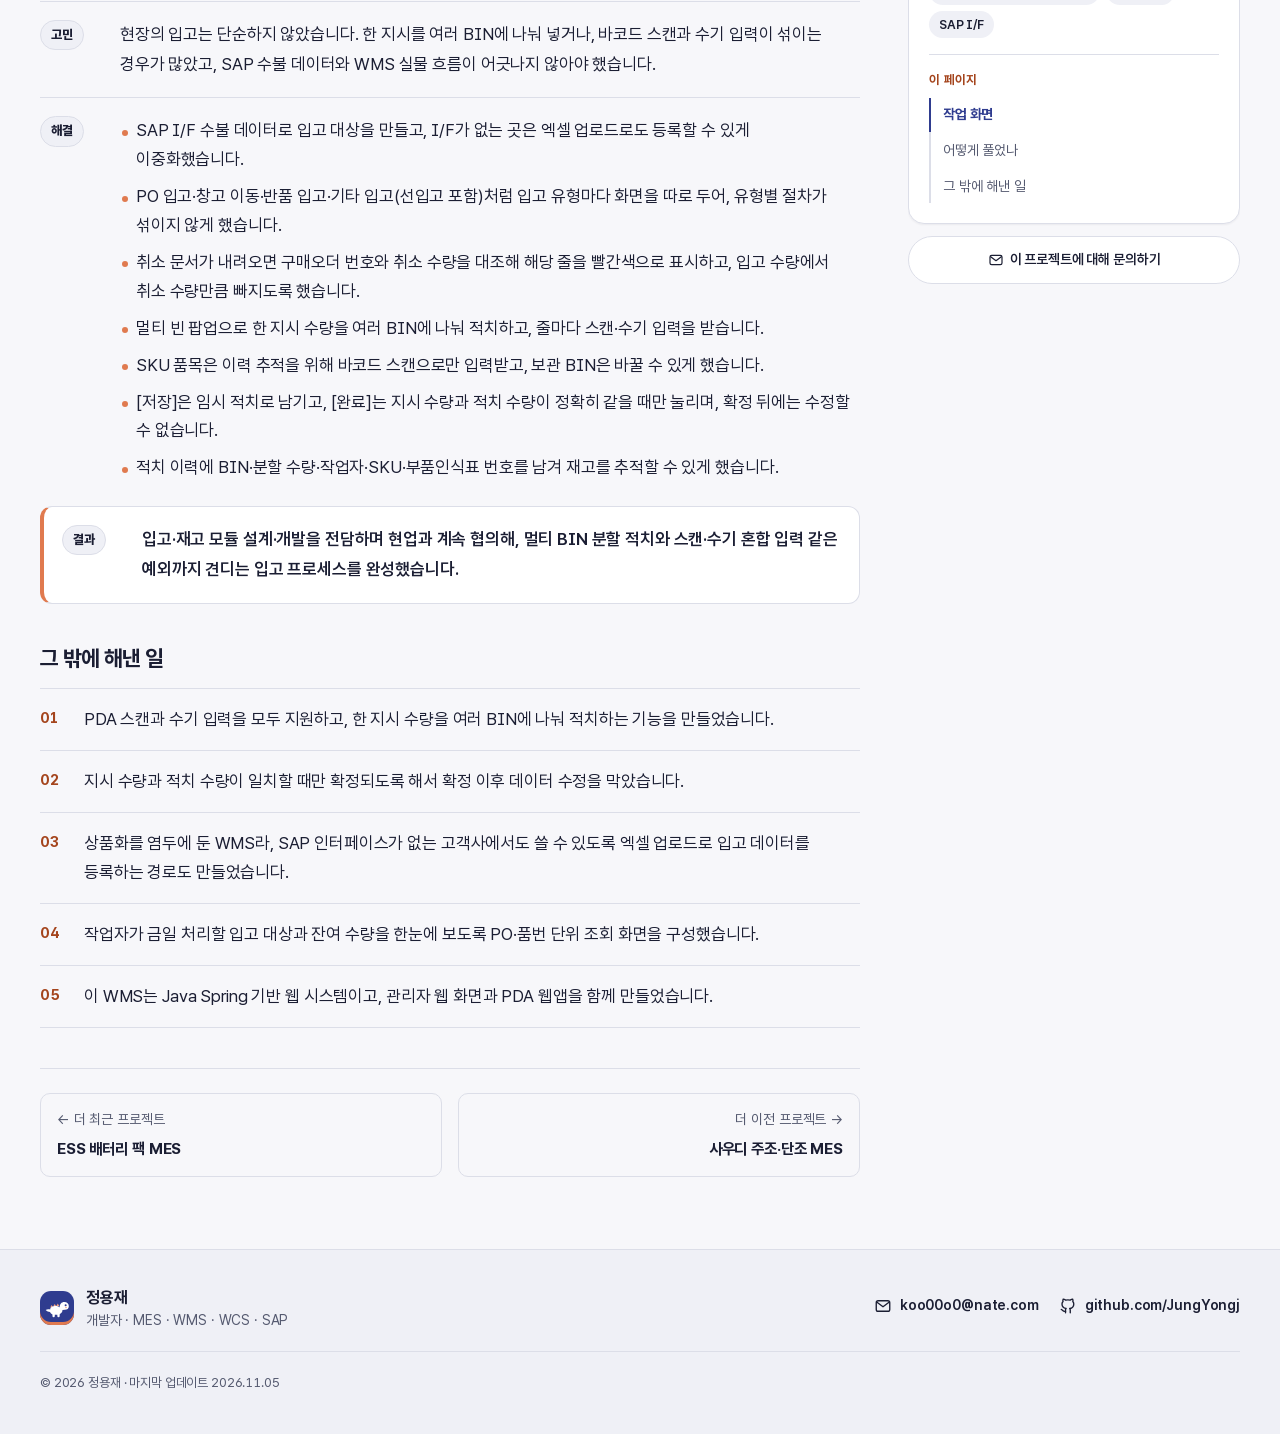
<file: project-wms-inbound-design.html>
<!DOCTYPE html>
<html lang="ko"><head><meta charset="utf-8">
    <meta name="viewport" content="width=device-width, initial-scale=1.0">
    <meta name="color-scheme" content="light dark">
    <meta property="og:url" content="https://jungyongj.github.io/" />
    <meta property="og:type" content="website">
    <meta property="og:site_name" content="정용재 포트폴리오">
    <meta property="og:locale" content="ko_KR">
    <meta property="og:title" content="정용재 · 제조 현장 시스템 개발자">
    <meta property="og:description" content="현장의 흐름을 코드로 정리합니다 · MES · WMS · WCS · HMI · SAP 연동">
    <meta property="og:image" content="https://jungyongj.github.io/media/og-card.png">
    <meta name="theme-color" content="#2F3C8F"><meta name="robots" content="noindex, nofollow"><script src="js/theme.h8z3tpxftx.js"></script>
    
    <link rel="stylesheet" href="css/tokens.ky7bestf1s.css" />
    <link rel="stylesheet" href="app.daffh3dbuv.css" />
    <link rel="stylesheet" href="Portfolio.Web.n6bfeco9po.styles.css" />
    <link rel="icon" href="favicon.pjfcrfaqp0.svg" type="image/svg&#x2B;xml" />
    <title>공작기계 제조사 WMS · 프로젝트 · 정용재</title><meta name="description" content="사내 표준 프레임워크가 없는 환경에서 WMS 입고·재고 모듈의 프로시저와 트랜잭션을 처음부터 설계했습니다." /></head>

<body><div class="intro" aria-hidden="true" b-naqy9it6a0><div class="intro-glow" b-naqy9it6a0></div>
    <div class="intro-center" b-naqy9it6a0><span class="intro-mark" b-naqy9it6a0><svg class="intro-frame" viewBox="0 0 72 72" width="72" height="72" focusable="false" b-naqy9it6a0><rect x="2" y="2" width="68" height="68" rx="22" pathLength="1" b-naqy9it6a0></rect></svg>
            <svg class="intro-night" viewBox="20 20 32 32" width="38" height="38" focusable="false" b-naqy9it6a0><path class="intro-moon" d="M34.63 25.01 A12 12 0 1 0 46.8 39.2 A9.5 9.5 0 0 1 34.63 25.01 Z" b-naqy9it6a0></path>
                <path class="intro-spark" d="M46 22.5 Q46.7 27.3 51.5 28 Q46.7 28.7 46 33.5 Q45.3 28.7 40.5 28 Q45.3 27.3 46 22.5 Z" b-naqy9it6a0></path></svg></span>
        <span class="intro-name" b-naqy9it6a0>정용재</span>
        <span class="intro-line" b-naqy9it6a0></span>
        <span class="intro-tag" b-naqy9it6a0>현장의 흐름을 코드로</span>
        <span class="intro-walk" b-naqy9it6a0><span class="intro-dino" b-naqy9it6a0><svg viewBox="0 0 40 29" width="34" height="25" focusable="false" b-naqy9it6a0><rect class="dino-leg leg-a" x="13" y="21.5" width="3.6" height="6.5" rx="1.8" b-naqy9it6a0></rect>
            <rect class="dino-leg leg-b" x="20.5" y="21.5" width="3.6" height="6.5" rx="1.8" b-naqy9it6a0></rect>
            <g class="dino-body" b-naqy9it6a0><path class="dino-spike" d="M9.5 13 l2.3-3.8 l2.3 3.8z M14.2 11.2 l2.3-3.8 l2.3 3.8z M18.9 10.8 l2.3-3.8 l2.3 3.8z" b-naqy9it6a0></path>
            <path class="dino-skin" d="M2.5 17 C4.5 15.4 7.5 15.6 9.6 16.2 C9.4 12.4 13 10.6 18 10.6 C21 10.6 22.9 11.5 24 12.8 C24.2 8 26.8 4.6 31.2 4.6 C35.6 4.6 38.2 7.6 38.2 11.1 C38.2 14.6 35.6 16.6 32.2 16.6 L28.4 16.8 C28.6 21.4 24.4 24.2 18.2 24.2 C12.4 24.2 9.8 21.8 9.3 19.8 C7.1 19.8 4.3 19.1 2.5 17 Z" b-naqy9it6a0></path>
            <ellipse class="dino-belly" cx="18.6" cy="20.2" rx="5.8" ry="2.8" b-naqy9it6a0></ellipse>
            <circle class="dino-eye-white" cx="32.6" cy="9.4" r="2.1" b-naqy9it6a0></circle>
            <circle class="dino-eye" cx="33.3" cy="9.5" r="1.15" b-naqy9it6a0></circle>
            <circle class="dino-cheek" cx="33.8" cy="13" r="1.25" b-naqy9it6a0></circle>
            <path class="dino-arm" d="M26.2 17.6 q2 .5 2.6 2.3" b-naqy9it6a0></path></g></svg></span></span></div></div>

<a class="skip-link" href="#main" b-naqy9it6a0>본문으로 건너뛰기</a><header class="site-header"><div class="container header-inner"><a class="brand" href="index.html" aria-label="정용재 홈"><span class="brand-mark" aria-hidden="true"><svg viewBox="0 0 40 29" width="26" height="19" focusable="false"><rect class="bm-skin" x="13" y="21.5" width="3.6" height="6.5" rx="1.8"></rect>
        <rect class="bm-skin" x="20.5" y="21.5" width="3.6" height="6.5" rx="1.8"></rect>
        <path class="bm-spike" d="M9.5 13 l2.3-3.8 l2.3 3.8z M14.2 11.2 l2.3-3.8 l2.3 3.8z M18.9 10.8 l2.3-3.8 l2.3 3.8z"></path>
        <path class="bm-skin" d="M2.5 17 C4.5 15.4 7.5 15.6 9.6 16.2 C9.4 12.4 13 10.6 18 10.6 C21 10.6 22.9 11.5 24 12.8 C24.2 8 26.8 4.6 31.2 4.6 C35.6 4.6 38.2 7.6 38.2 11.1 C38.2 14.6 35.6 16.6 32.2 16.6 L28.4 16.8 C28.6 21.4 24.4 24.2 18.2 24.2 C12.4 24.2 9.8 21.8 9.3 19.8 C7.1 19.8 4.3 19.1 2.5 17 Z"></path>
        <circle class="bm-eye" cx="33.3" cy="9.5" r="1.6"></circle>
        <circle class="bm-spike" cx="33.8" cy="13" r="1.25"></circle></svg></span>
            <span class="brand-name">정용재</span></a>

        <nav class="site-nav" id="site-nav" aria-label="주 메뉴" data-nav><ul><li><a href="about.html">소개</a></li><li><a href="career.html">경력</a></li><li><a href="projects.html" class="is-active" aria-current="page">프로젝트</a></li><li><a href="contact.html">연락</a></li></ul></nav>

        <div class="header-actions"><button type="button" class="icon-button theme-button" data-theme-toggle aria-label="어두운 테마로 바꾸기"><svg class="icon show-light" width="20" height="20" viewBox="0 0 24 24" fill="none" stroke="currentColor" stroke-width="1.8" stroke-linecap="round" stroke-linejoin="round" aria-hidden="true" focusable="false"><path d="M20.5 14.5A8.5 8.5 0 0 1 9.5 3.5a8.5 8.5 0 1 0 11 11Z"></path></svg>
                <svg class="icon show-dark" width="20" height="20" viewBox="0 0 24 24" fill="none" stroke="currentColor" stroke-width="1.8" stroke-linecap="round" stroke-linejoin="round" aria-hidden="true" focusable="false"><circle cx="12" cy="12" r="4"></circle>
            <path d="M12 2v2M12 20v2M4.9 4.9l1.4 1.4M17.7 17.7l1.4 1.4M2 12h2M20 12h2M4.9 19.1l1.4-1.4M17.7 6.3l1.4-1.4"></path></svg>
                <span class="theme-label" data-theme-label>다크</span></button>
            <button type="button" class="icon-button menu-button" data-menu-toggle aria-controls="site-nav" aria-expanded="false" aria-label="메뉴 열기"><svg class="icon when-closed" width="20" height="20" viewBox="0 0 24 24" fill="none" stroke="currentColor" stroke-width="1.8" stroke-linecap="round" stroke-linejoin="round" aria-hidden="true" focusable="false"><path d="M4 7h16M4 12h16M4 17h16"></path></svg>
                <svg class="icon when-open" width="20" height="20" viewBox="0 0 24 24" fill="none" stroke="currentColor" stroke-width="1.8" stroke-linecap="round" stroke-linejoin="round" aria-hidden="true" focusable="false"><path d="M6 6l12 12M18 6L6 18"></path></svg></button></div></div></header>
<div class="menu-scrim" data-menu-scrim hidden b-naqy9it6a0></div>

<main id="main" tabindex="-1" b-naqy9it6a0>
    <article class="case" data-kb="project" data-slug="wms-inbound-design"><header class="container case-head"><nav class="crumbs" aria-label="위치"><a href="projects.html">프로젝트</a>
                <span aria-hidden="true">/</span>
                <span aria-current="page">공작기계 제조사 WMS</span></nav>
            <p class="section-kicker">WMS</p>
            <h1 data-kb-field="title">공작기계 제조사 WMS 신규 구축 및 프로세스 설계</h1>

            <dl class="case-facts"><div><dt>기간</dt><dd><time data-kb-field="period">2025.11 ~ 2026.05</time></dd></div>
                <div><dt>회사</dt><dd>삼미정보시스템</dd></div>
                <div class="wide"><dt>역할</dt><dd data-kb-field="role">WMS 입고/재고 모듈 설계, 프로시저 개발 전담</dd></div><div><dt>인원</dt><dd data-kb-field="team">8명</dd></div></dl>
            <ul class="entry-tech case-tech" aria-label="사용 기술"><li data-kb-field="tech">Java(Spring) 기반 웹 시스템</li><li data-kb-field="tech">MS-SQL</li><li data-kb-field="tech">SAP I/F</li></ul></header>

        <div class="container case-body"><section class="case-gallery" id="screens" data-gallery aria-roledescription="carousel" aria-label="공작기계 제조사 WMS 작업 화면"><div class="gal-stage"><ul class="gal-track" data-gal-track tabindex="0" aria-label="작업 화면 목록 (좌우 화살표로 넘기기)"><li class="gal-slide" data-gal-slide aria-roledescription="slide" aria-label="1 / 4"><figure><a class="gal-frame" href="media/projects/wms-inbound-design/03.jpg" target="_blank" rel="noopener" aria-label="수동창고 입고품 적치 — 스캔·수기 입력, 멀티 BIN 적치 — 크게 보기" data-gal-open="0"><img src="media/projects/wms-inbound-design/03.jpg" alt="수동창고 입고품 적치 — 스캔·수기 입력, 멀티 BIN 적치" loading="eager" decoding="async" /></a>
                            <figcaption><span class="gal-num">01</span> 수동창고 입고품 적치 — 스캔·수기 입력, 멀티 BIN 적치</figcaption></figure></li><li class="gal-slide" data-gal-slide aria-roledescription="slide" aria-label="2 / 4"><figure><a class="gal-frame" href="media/projects/wms-inbound-design/02.jpg" target="_blank" rel="noopener" aria-label="수동창고 입고품 적치 — 직접 쓴 화면 설계서 — 크게 보기" data-gal-open="1"><img src="media/projects/wms-inbound-design/02.jpg" alt="수동창고 입고품 적치 — 직접 쓴 화면 설계서" loading="lazy" decoding="async" /></a>
                            <figcaption><span class="gal-num">02</span> 수동창고 입고품 적치 — 직접 쓴 화면 설계서</figcaption></figure></li><li class="gal-slide" data-gal-slide aria-roledescription="slide" aria-label="3 / 4"><figure><a class="gal-frame" href="media/projects/wms-inbound-design/04.jpg" target="_blank" rel="noopener" aria-label="입고대상조회 — 구매오더·품번 단위로 묶어 오늘 처리할 대상 확인 — 크게 보기" data-gal-open="2"><img src="media/projects/wms-inbound-design/04.jpg" alt="입고대상조회 — 구매오더·품번 단위로 묶어 오늘 처리할 대상 확인" loading="lazy" decoding="async" /></a>
                            <figcaption><span class="gal-num">03</span> 입고대상조회 — 구매오더·품번 단위로 묶어 오늘 처리할 대상 확인</figcaption></figure></li><li class="gal-slide" data-gal-slide aria-roledescription="slide" aria-label="4 / 4"><figure><a class="gal-frame" href="media/projects/wms-inbound-design/05.jpg" target="_blank" rel="noopener" aria-label="입고품 적치 이력 — 지시와 실적(BIN·수량·작업자) 추적 — 크게 보기" data-gal-open="3"><img src="media/projects/wms-inbound-design/05.jpg" alt="입고품 적치 이력 — 지시와 실적(BIN·수량·작업자) 추적" loading="lazy" decoding="async" /></a>
                            <figcaption><span class="gal-num">04</span> 입고품 적치 이력 — 지시와 실적(BIN·수량·작업자) 추적</figcaption></figure></li></ul></div><div class="gal-bar" data-gal-bar hidden><div class="gal-ctrl"><button type="button" class="gal-btn" data-gal-prev aria-label="이전 화면"><svg class="icon flip" width="18" height="18" viewBox="0 0 24 24" fill="none" stroke="currentColor" stroke-width="1.8" stroke-linecap="round" stroke-linejoin="round" aria-hidden="true" focusable="false"><path d="M5 12h14M13 6l6 6-6 6"></path></svg></button>
                    <p class="gal-count" aria-live="polite"><strong data-gal-current>1</strong> / 4</p>
                    <button type="button" class="gal-btn" data-gal-next aria-label="다음 화면"><svg class="icon " width="18" height="18" viewBox="0 0 24 24" fill="none" stroke="currentColor" stroke-width="1.8" stroke-linecap="round" stroke-linejoin="round" aria-hidden="true" focusable="false"><path d="M5 12h14M13 6l6 6-6 6"></path></svg></button></div>
                <ol class="gal-thumbs" aria-label="화면 바로 가기"><li><button type="button" class="gal-thumb is-active" data-gal-go="0" aria-label="1번 화면: 수동창고 입고품 적치 — 스캔·수기 입력, 멀티 BIN 적치" aria-current="true"><img src="media/projects/wms-inbound-design/03.jpg" alt loading="lazy" decoding="async" /></button></li><li><button type="button" class="gal-thumb" data-gal-go="1" aria-label="2번 화면: 수동창고 입고품 적치 — 직접 쓴 화면 설계서"><img src="media/projects/wms-inbound-design/02.jpg" alt loading="lazy" decoding="async" /></button></li><li><button type="button" class="gal-thumb" data-gal-go="2" aria-label="3번 화면: 입고대상조회 — 구매오더·품번 단위로 묶어 오늘 처리할 대상 확인"><img src="media/projects/wms-inbound-design/04.jpg" alt loading="lazy" decoding="async" /></button></li><li><button type="button" class="gal-thumb" data-gal-go="3" aria-label="4번 화면: 입고품 적치 이력 — 지시와 실적(BIN·수량·작업자) 추적"><img src="media/projects/wms-inbound-design/05.jpg" alt loading="lazy" decoding="async" /></button></li></ol></div><p class="gal-note">고객 정보는 모자이크로 가렸습니다 · 화면을 누르시면 크게 보실 수 있습니다</p></section><div class="case-layout"><div class="case-main"><p class="case-summary">사내 표준 프레임워크가 없는 환경에서 WMS 입고·재고 모듈의 프로시저와 트랜잭션을 처음부터 설계했습니다.</p><section class="case-section case-story" id="story" aria-labelledby="story-title"><p class="section-kicker">어떻게 풀었나</p>
                    <h2 id="story-title">입고 모듈을 처음부터</h2>
                    <ol class="story-steps"><li class="story-step reveal"><span class="story-label">문제</span>
                            <p>사내 표준 프레임워크가 없는 상태에서, SAP과 Non-SAP 환경을 모두 지원하는 신규 WMS를 만들어야 했습니다.</p></li>
                        <li class="story-step reveal"><span class="story-label">고민</span>
                            <p>현장의 입고는 단순하지 않았습니다. 한 지시를 여러 BIN에 나눠 넣거나, 바코드 스캔과 수기 입력이 섞이는 경우가 많았고, SAP 수불 데이터와 WMS 실물 흐름이 어긋나지 않아야 했습니다.</p></li>
                        <li class="story-step reveal"><span class="story-label">해결</span>
                            <ul class="story-list"><li>SAP I/F 수불 데이터로 입고 대상을 만들고, I/F가 없는 곳은 엑셀 업로드로도 등록할 수 있게 이중화했습니다.</li><li>PO 입고·창고 이동·반품 입고·기타 입고(선입고 포함)처럼 입고 유형마다 화면을 따로 두어, 유형별 절차가 섞이지 않게 했습니다.</li><li>취소 문서가 내려오면 구매오더 번호와 취소 수량을 대조해 해당 줄을 빨간색으로 표시하고, 입고 수량에서 취소 수량만큼 빠지도록 했습니다.</li><li>멀티 빈 팝업으로 한 지시 수량을 여러 BIN에 나눠 적치하고, 줄마다 스캔·수기 입력을 받습니다.</li><li>SKU 품목은 이력 추적을 위해 바코드 스캔으로만 입력받고, 보관 BIN은 바꿀 수 있게 했습니다.</li><li>[저장]은 임시 적치로 남기고, [완료]는 지시 수량과 적치 수량이 정확히 같을 때만 눌리며, 확정 뒤에는 수정할 수 없습니다.</li><li>적치 이력에 BIN·분할 수량·작업자·SKU·부품인식표 번호를 남겨 재고를 추적할 수 있게 했습니다.</li></ul></li>
                        <li class="story-step is-result reveal"><span class="story-label">결과</span>
                            <p>입고·재고 모듈 설계·개발을 전담하며 현업과 계속 협의해, 멀티 BIN 분할 적치와 스캔·수기 혼합 입력 같은 예외까지 견디는 입고 프로세스를 완성했습니다.</p></li></ol></section><section class="case-section reveal" id="done" aria-labelledby="done-title"><h2 id="done-title">그 밖에 해낸 일</h2>
                    <ol class="case-achievements"><li data-kb="achievement" data-code="A2">PDA 스캔과 수기 입력을 모두 지원하고, 한 지시 수량을 여러 BIN에 나눠 적치하는 기능을 만들었습니다.</li><li data-kb="achievement" data-code="A3">지시 수량과 적치 수량이 일치할 때만 확정되도록 해서 확정 이후 데이터 수정을 막았습니다.</li><li data-kb="achievement" data-code="A4">상품화를 염두에 둔 WMS라, SAP 인터페이스가 없는 고객사에서도 쓸 수 있도록 엑셀 업로드로 입고 데이터를 등록하는 경로도 만들었습니다.</li><li data-kb="achievement" data-code="A6">작업자가 금일 처리할 입고 대상과 잔여 수량을 한눈에 보도록 PO·품번 단위 조회 화면을 구성했습니다.</li><li data-kb="achievement" data-code="A7">이 WMS는 Java Spring 기반 웹 시스템이고, 관리자 웹 화면과 PDA 웹앱을 함께 만들었습니다.</li></ol></section></div><aside class="case-aside" aria-label="프로젝트 한눈에 보기"><div class="aside-card"><p class="aside-label">한눈에 보기</p>
                    <p class="aside-title">공작기계 제조사 WMS</p>
                    <dl class="aside-facts"><div><dt>기간</dt><dd>2025.11 ~ 2026.05</dd></div>
                        <div><dt>회사</dt><dd>삼미정보시스템</dd></div><div><dt>인원</dt><dd>8명</dd></div><div><dt>역할</dt><dd>WMS 입고/재고 모듈 설계, 프로시저 개발 전담</dd></div></dl><ul class="aside-tech" aria-label="사용 기술"><li>Java(Spring) 기반 웹 시스템</li><li>MS-SQL</li><li>SAP I/F</li></ul><nav class="aside-toc" aria-label="이 페이지 목차"><p class="aside-label">이 페이지</p>
                            <ol><li><a href="#screens" data-toc-link="screens">작업 화면</a></li><li><a href="#story" data-toc-link="story">어떻게 풀었나</a></li><li><a href="#done" data-toc-link="done">그 밖에 해낸 일</a></li></ol></nav></div>
                <a class="aside-contact" href="contact.html"><svg class="icon " width="16" height="16" viewBox="0 0 24 24" fill="none" stroke="currentColor" stroke-width="1.8" stroke-linecap="round" stroke-linejoin="round" aria-hidden="true" focusable="false"><rect x="3" y="5" width="18" height="14" rx="2.5"></rect>
            <path d="m4 7 8 6 8-6"></path></svg> 이 프로젝트에 대해 문의하기</a></aside></div>

            <nav class="case-nav" aria-label="다른 프로젝트"><a class="case-nav-link" href="project-battery-pack-mes.html" rel="prev"><span class="muted">← 더 최근 프로젝트</span>
                        <strong>ESS 배터리 팩 MES</strong></a><a class="case-nav-link to-right" href="project-casting-forging-mes.html" rel="next"><span class="muted">더 이전 프로젝트 →</span>
                        <strong>사우디 주조·단조 MES</strong></a></nav></div></article></main>

<footer class="site-footer"><div class="container footer-inner"><div class="footer-id"><span class="brand-mark" aria-hidden="true"><svg viewBox="0 0 40 29" width="26" height="19" focusable="false"><rect class="bm-skin" x="13" y="21.5" width="3.6" height="6.5" rx="1.8"></rect>
        <rect class="bm-skin" x="20.5" y="21.5" width="3.6" height="6.5" rx="1.8"></rect>
        <path class="bm-spike" d="M9.5 13 l2.3-3.8 l2.3 3.8z M14.2 11.2 l2.3-3.8 l2.3 3.8z M18.9 10.8 l2.3-3.8 l2.3 3.8z"></path>
        <path class="bm-skin" d="M2.5 17 C4.5 15.4 7.5 15.6 9.6 16.2 C9.4 12.4 13 10.6 18 10.6 C21 10.6 22.9 11.5 24 12.8 C24.2 8 26.8 4.6 31.2 4.6 C35.6 4.6 38.2 7.6 38.2 11.1 C38.2 14.6 35.6 16.6 32.2 16.6 L28.4 16.8 C28.6 21.4 24.4 24.2 18.2 24.2 C12.4 24.2 9.8 21.8 9.3 19.8 C7.1 19.8 4.3 19.1 2.5 17 Z"></path>
        <circle class="bm-eye" cx="33.3" cy="9.5" r="1.6"></circle>
        <circle class="bm-spike" cx="33.8" cy="13" r="1.25"></circle></svg></span>
            <div><strong>정용재</strong>
                <span class="muted">개발자 · MES · WMS · WCS · SAP</span></div></div>
        <ul class="footer-links"><li><a href="mailto:koo00o0@nate.com"><svg class="icon " width="18" height="18" viewBox="0 0 24 24" fill="none" stroke="currentColor" stroke-width="1.8" stroke-linecap="round" stroke-linejoin="round" aria-hidden="true" focusable="false"><rect x="3" y="5" width="18" height="14" rx="2.5"></rect>
            <path d="m4 7 8 6 8-6"></path></svg><span>koo00o0@nate.com</span></a></li>
            <li><a href="https://github.com/JungYongj" rel="noopener" target="_blank"><svg class="icon " width="18" height="18" viewBox="0 0 24 24" fill="none" stroke="currentColor" stroke-width="1.8" stroke-linecap="round" stroke-linejoin="round" aria-hidden="true" focusable="false"><path d="M9 19c-4 1.2-4-2-6-2.5M15 21v-3.4a3 3 0 0 0-.8-2.3c2.7-.3 5.5-1.3 5.5-6a4.6 4.6 0 0 0-1.3-3.2 4.3 4.3 0 0 0-.1-3.2s-1-.3-3.4 1.3a11.6 11.6 0 0 0-6 0C6.5 2.6 5.5 2.9 5.5 2.9a4.3 4.3 0 0 0-.1 3.2A4.6 4.6 0 0 0 4 9.3c0 4.6 2.8 5.6 5.5 6a3 3 0 0 0-.8 2.3V21"></path></svg><span>github.com/JungYongj</span></a></li></ul>
        <p class="footer-meta muted">© 2026 정용재 · 마지막 업데이트 <time>2026.11.05</time></p></div></footer>

<div id="blazor-error-ui" data-nosnippet b-naqy9it6a0>
    문제가 발생했습니다.
    <a href="index.html" class="reload" b-naqy9it6a0>다시 불러오기</a>
    <span class="dismiss" b-naqy9it6a0>✕</span></div>
        <blazor-focus-on-navigate selector="h1"></blazor-focus-on-navigate>
    <script src="js/site.bggxq6guwe.js" defer></script></body></html>
</file>
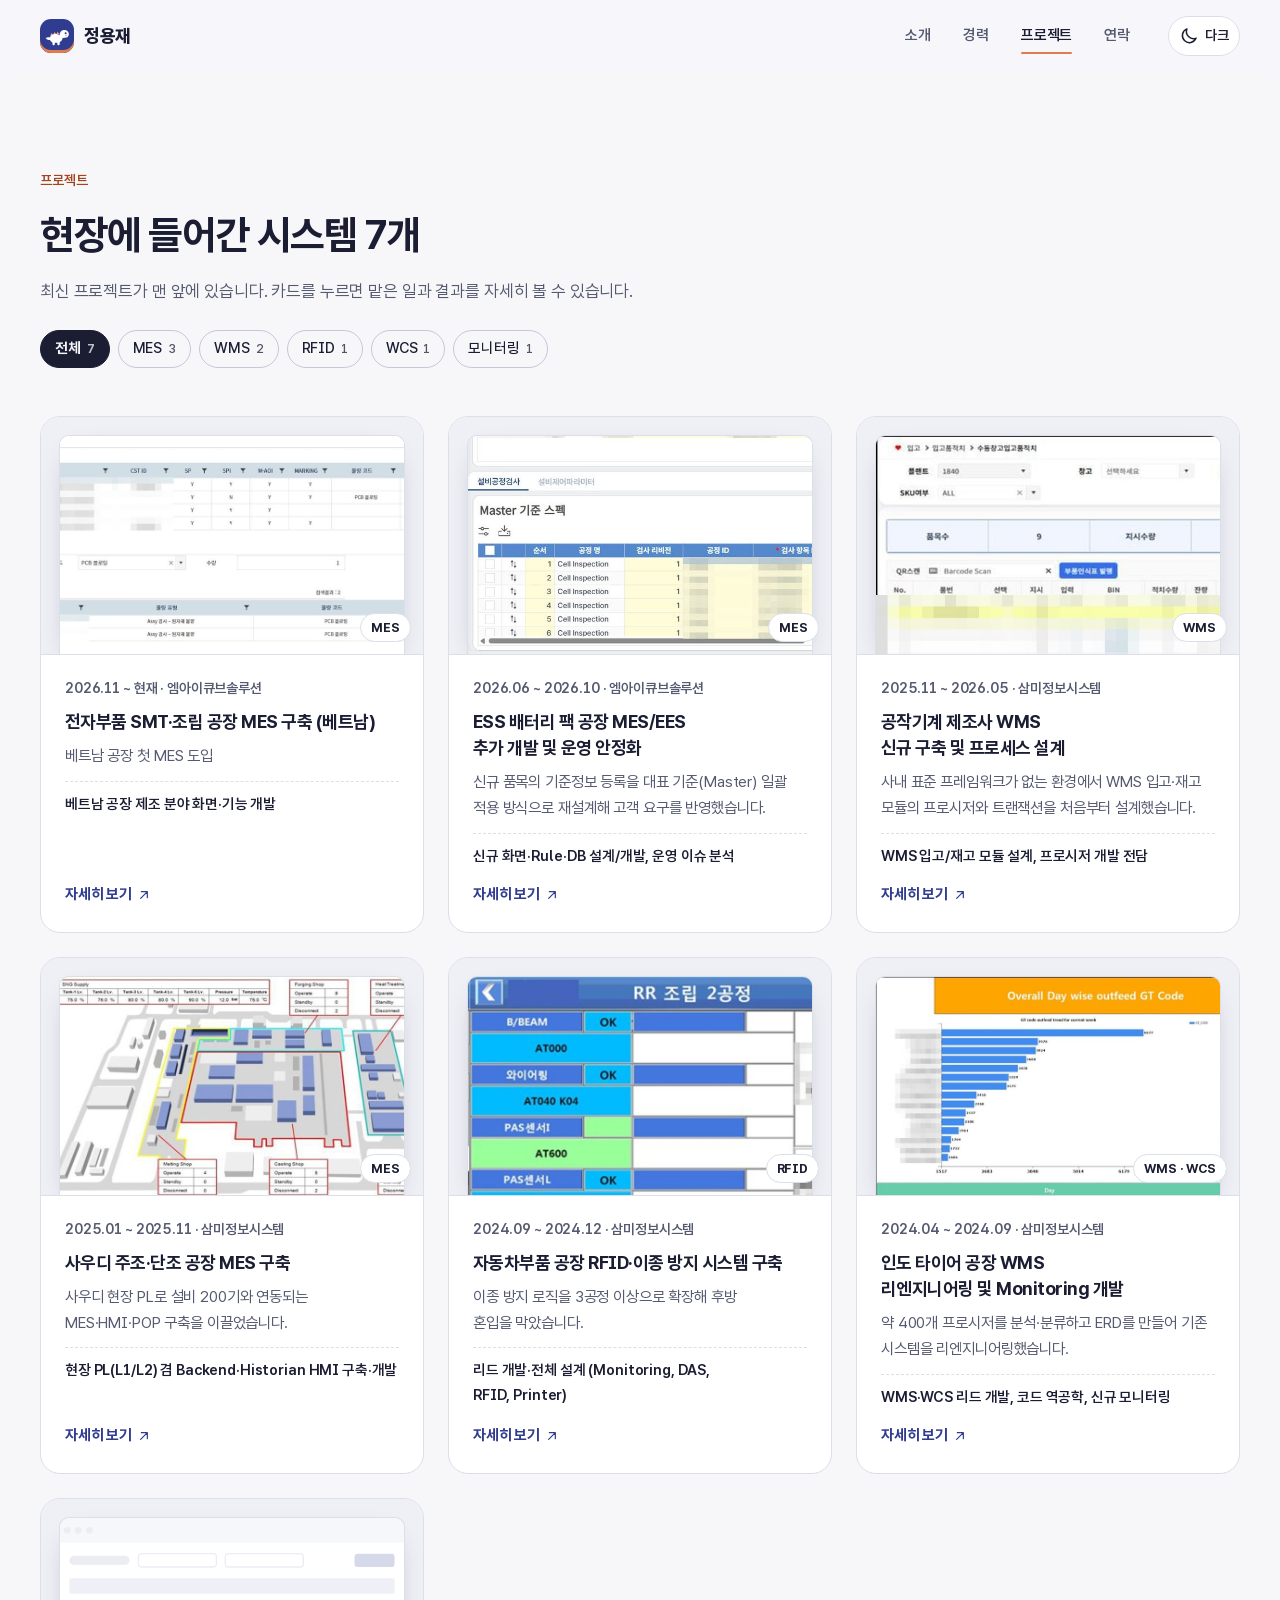
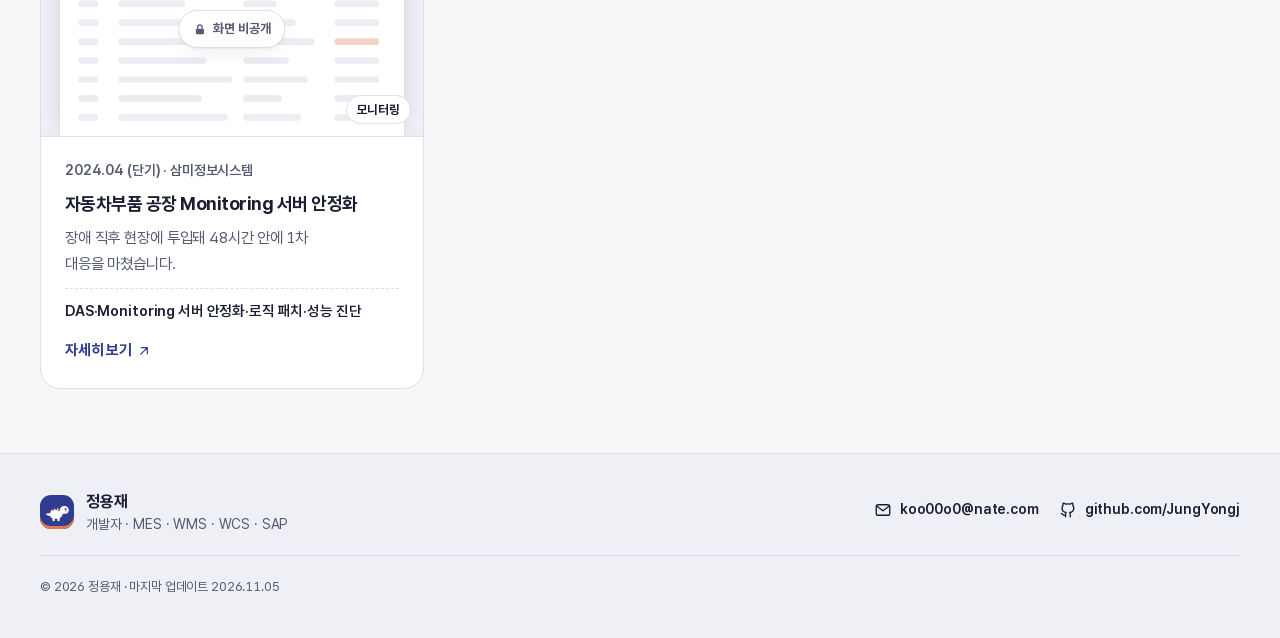
<file: projects.html>
<!DOCTYPE html>
<html lang="ko"><head><meta charset="utf-8">
    <meta name="viewport" content="width=device-width, initial-scale=1.0">
    <meta name="color-scheme" content="light dark">
    <meta property="og:url" content="https://jungyongj.github.io/" />
    <meta property="og:type" content="website">
    <meta property="og:site_name" content="정용재 포트폴리오">
    <meta property="og:locale" content="ko_KR">
    <meta property="og:title" content="정용재 · 제조 현장 시스템 개발자">
    <meta property="og:description" content="현장의 흐름을 코드로 정리합니다 · MES · WMS · WCS · HMI · SAP 연동">
    <meta property="og:image" content="https://jungyongj.github.io/media/og-card.png">
    <meta name="theme-color" content="#2F3C8F"><meta name="robots" content="noindex, nofollow"><script src="js/theme.h8z3tpxftx.js"></script>
    
    <link rel="stylesheet" href="css/tokens.ky7bestf1s.css" />
    <link rel="stylesheet" href="app.daffh3dbuv.css" />
    <link rel="stylesheet" href="Portfolio.Web.n6bfeco9po.styles.css" />
    <link rel="icon" href="favicon.pjfcrfaqp0.svg" type="image/svg&#x2B;xml" />
    <title>프로젝트 · 정용재</title><meta name="description" content="정용재가 참여한 프로젝트: MES · WMS · WCS · RFID · 모니터링"></head>

<body><div class="intro" aria-hidden="true" b-naqy9it6a0><div class="intro-glow" b-naqy9it6a0></div>
    <div class="intro-center" b-naqy9it6a0><span class="intro-mark" b-naqy9it6a0><svg class="intro-frame" viewBox="0 0 72 72" width="72" height="72" focusable="false" b-naqy9it6a0><rect x="2" y="2" width="68" height="68" rx="22" pathLength="1" b-naqy9it6a0></rect></svg>
            <svg class="intro-night" viewBox="20 20 32 32" width="38" height="38" focusable="false" b-naqy9it6a0><path class="intro-moon" d="M34.63 25.01 A12 12 0 1 0 46.8 39.2 A9.5 9.5 0 0 1 34.63 25.01 Z" b-naqy9it6a0></path>
                <path class="intro-spark" d="M46 22.5 Q46.7 27.3 51.5 28 Q46.7 28.7 46 33.5 Q45.3 28.7 40.5 28 Q45.3 27.3 46 22.5 Z" b-naqy9it6a0></path></svg></span>
        <span class="intro-name" b-naqy9it6a0>정용재</span>
        <span class="intro-line" b-naqy9it6a0></span>
        <span class="intro-tag" b-naqy9it6a0>현장의 흐름을 코드로</span>
        <span class="intro-walk" b-naqy9it6a0><span class="intro-dino" b-naqy9it6a0><svg viewBox="0 0 40 29" width="34" height="25" focusable="false" b-naqy9it6a0><rect class="dino-leg leg-a" x="13" y="21.5" width="3.6" height="6.5" rx="1.8" b-naqy9it6a0></rect>
            <rect class="dino-leg leg-b" x="20.5" y="21.5" width="3.6" height="6.5" rx="1.8" b-naqy9it6a0></rect>
            <g class="dino-body" b-naqy9it6a0><path class="dino-spike" d="M9.5 13 l2.3-3.8 l2.3 3.8z M14.2 11.2 l2.3-3.8 l2.3 3.8z M18.9 10.8 l2.3-3.8 l2.3 3.8z" b-naqy9it6a0></path>
            <path class="dino-skin" d="M2.5 17 C4.5 15.4 7.5 15.6 9.6 16.2 C9.4 12.4 13 10.6 18 10.6 C21 10.6 22.9 11.5 24 12.8 C24.2 8 26.8 4.6 31.2 4.6 C35.6 4.6 38.2 7.6 38.2 11.1 C38.2 14.6 35.6 16.6 32.2 16.6 L28.4 16.8 C28.6 21.4 24.4 24.2 18.2 24.2 C12.4 24.2 9.8 21.8 9.3 19.8 C7.1 19.8 4.3 19.1 2.5 17 Z" b-naqy9it6a0></path>
            <ellipse class="dino-belly" cx="18.6" cy="20.2" rx="5.8" ry="2.8" b-naqy9it6a0></ellipse>
            <circle class="dino-eye-white" cx="32.6" cy="9.4" r="2.1" b-naqy9it6a0></circle>
            <circle class="dino-eye" cx="33.3" cy="9.5" r="1.15" b-naqy9it6a0></circle>
            <circle class="dino-cheek" cx="33.8" cy="13" r="1.25" b-naqy9it6a0></circle>
            <path class="dino-arm" d="M26.2 17.6 q2 .5 2.6 2.3" b-naqy9it6a0></path></g></svg></span></span></div></div>

<a class="skip-link" href="#main" b-naqy9it6a0>본문으로 건너뛰기</a><header class="site-header"><div class="container header-inner"><a class="brand" href="index.html" aria-label="정용재 홈"><span class="brand-mark" aria-hidden="true"><svg viewBox="0 0 40 29" width="26" height="19" focusable="false"><rect class="bm-skin" x="13" y="21.5" width="3.6" height="6.5" rx="1.8"></rect>
        <rect class="bm-skin" x="20.5" y="21.5" width="3.6" height="6.5" rx="1.8"></rect>
        <path class="bm-spike" d="M9.5 13 l2.3-3.8 l2.3 3.8z M14.2 11.2 l2.3-3.8 l2.3 3.8z M18.9 10.8 l2.3-3.8 l2.3 3.8z"></path>
        <path class="bm-skin" d="M2.5 17 C4.5 15.4 7.5 15.6 9.6 16.2 C9.4 12.4 13 10.6 18 10.6 C21 10.6 22.9 11.5 24 12.8 C24.2 8 26.8 4.6 31.2 4.6 C35.6 4.6 38.2 7.6 38.2 11.1 C38.2 14.6 35.6 16.6 32.2 16.6 L28.4 16.8 C28.6 21.4 24.4 24.2 18.2 24.2 C12.4 24.2 9.8 21.8 9.3 19.8 C7.1 19.8 4.3 19.1 2.5 17 Z"></path>
        <circle class="bm-eye" cx="33.3" cy="9.5" r="1.6"></circle>
        <circle class="bm-spike" cx="33.8" cy="13" r="1.25"></circle></svg></span>
            <span class="brand-name">정용재</span></a>

        <nav class="site-nav" id="site-nav" aria-label="주 메뉴" data-nav><ul><li><a href="about.html">소개</a></li><li><a href="career.html">경력</a></li><li><a href="projects.html" class="is-active" aria-current="page">프로젝트</a></li><li><a href="contact.html">연락</a></li></ul></nav>

        <div class="header-actions"><button type="button" class="icon-button theme-button" data-theme-toggle aria-label="어두운 테마로 바꾸기"><svg class="icon show-light" width="20" height="20" viewBox="0 0 24 24" fill="none" stroke="currentColor" stroke-width="1.8" stroke-linecap="round" stroke-linejoin="round" aria-hidden="true" focusable="false"><path d="M20.5 14.5A8.5 8.5 0 0 1 9.5 3.5a8.5 8.5 0 1 0 11 11Z"></path></svg>
                <svg class="icon show-dark" width="20" height="20" viewBox="0 0 24 24" fill="none" stroke="currentColor" stroke-width="1.8" stroke-linecap="round" stroke-linejoin="round" aria-hidden="true" focusable="false"><circle cx="12" cy="12" r="4"></circle>
            <path d="M12 2v2M12 20v2M4.9 4.9l1.4 1.4M17.7 17.7l1.4 1.4M2 12h2M20 12h2M4.9 19.1l1.4-1.4M17.7 6.3l1.4-1.4"></path></svg>
                <span class="theme-label" data-theme-label>다크</span></button>
            <button type="button" class="icon-button menu-button" data-menu-toggle aria-controls="site-nav" aria-expanded="false" aria-label="메뉴 열기"><svg class="icon when-closed" width="20" height="20" viewBox="0 0 24 24" fill="none" stroke="currentColor" stroke-width="1.8" stroke-linecap="round" stroke-linejoin="round" aria-hidden="true" focusable="false"><path d="M4 7h16M4 12h16M4 17h16"></path></svg>
                <svg class="icon when-open" width="20" height="20" viewBox="0 0 24 24" fill="none" stroke="currentColor" stroke-width="1.8" stroke-linecap="round" stroke-linejoin="round" aria-hidden="true" focusable="false"><path d="M6 6l12 12M18 6L6 18"></path></svg></button></div></div></header>
<div class="menu-scrim" data-menu-scrim hidden b-naqy9it6a0></div>

<main id="main" tabindex="-1" b-naqy9it6a0>
<section class="container page-head"><p class="section-kicker">프로젝트</p>
        <h1>현장에 들어간 시스템 7개</h1>
        <p class="page-lead muted">최신 프로젝트가 맨 앞에 있습니다. 카드를 누르면 맡은 일과 결과를 자세히 볼 수 있습니다.</p>

        <nav class="filter-bar" aria-label="시스템으로 거르기"><a class="filter-chip" href="projects.html" aria-current="page">전체 <span class="filter-count">7</span></a><a class="filter-chip" href="projects.html">MES <span class="filter-count">3</span></a><a class="filter-chip" href="projects.html">WMS <span class="filter-count">2</span></a><a class="filter-chip" href="projects.html">RFID <span class="filter-count">1</span></a><a class="filter-chip" href="projects.html">WCS <span class="filter-count">1</span></a><a class="filter-chip" href="projects.html">모니터링 <span class="filter-count">1</span></a></nav></section><section class="container section-tight" aria-label="프로젝트 목록"><ul class="project-grid"><li class="reveal"><a class="project-card" href="project-electronics-mes-vietnam.html"><div class="project-cover has-shot" aria-hidden="true"><img src="media/projects/card/electronics-mes-vietnam.jpg" alt loading="lazy" />
        <span class="cover-chip">MES</span></div>
                        <div class="project-body"><p class="project-period"><time>2026.11 ~ 현재</time> · 엠아이큐브솔루션</p>
                            <h2 class="project-title">전자부품 SMT·조립 공장 MES 구축 (베트남)</h2><p class="project-summary">베트남 공장 첫 MES 도입</p><p class="project-impact">베트남 공장 제조 분야 화면·기능 개발</p>
                            <span class="project-go">자세히 보기 <svg class="icon " width="16" height="16" viewBox="0 0 24 24" fill="none" stroke="currentColor" stroke-width="1.8" stroke-linecap="round" stroke-linejoin="round" aria-hidden="true" focusable="false"><path d="M7 17 17 7M8 7h9v9"></path></svg></span></div></a></li><li class="reveal"><a class="project-card" href="project-battery-pack-mes.html"><div class="project-cover has-shot" aria-hidden="true"><img src="media/projects/card/battery-pack-mes.jpg" alt loading="lazy" />
        <span class="cover-chip">MES</span></div>
                        <div class="project-body"><p class="project-period"><time>2026.06 ~ 2026.10</time> · 엠아이큐브솔루션</p>
                            <h2 class="project-title">ESS 배터리 팩 공장 MES/EES 추가 개발 및 운영 안정화</h2><p class="project-summary">신규 품목의 기준정보 등록을 대표 기준(Master) 일괄 적용 방식으로 재설계해 고객 요구를 반영했습니다.</p><p class="project-impact">신규 화면·Rule·DB 설계/개발, 운영 이슈 분석</p>
                            <span class="project-go">자세히 보기 <svg class="icon " width="16" height="16" viewBox="0 0 24 24" fill="none" stroke="currentColor" stroke-width="1.8" stroke-linecap="round" stroke-linejoin="round" aria-hidden="true" focusable="false"><path d="M7 17 17 7M8 7h9v9"></path></svg></span></div></a></li><li class="reveal"><a class="project-card" href="project-wms-inbound-design.html"><div class="project-cover has-shot" aria-hidden="true"><img src="media/projects/card/wms-inbound-design.jpg" alt loading="lazy" />
        <span class="cover-chip">WMS</span></div>
                        <div class="project-body"><p class="project-period"><time>2025.11 ~ 2026.05</time> · 삼미정보시스템</p>
                            <h2 class="project-title">공작기계 제조사 WMS 신규 구축 및 프로세스 설계</h2><p class="project-summary">사내 표준 프레임워크가 없는 환경에서 WMS 입고·재고 모듈의 프로시저와 트랜잭션을 처음부터 설계했습니다.</p><p class="project-impact">WMS 입고/재고 모듈 설계, 프로시저 개발 전담</p>
                            <span class="project-go">자세히 보기 <svg class="icon " width="16" height="16" viewBox="0 0 24 24" fill="none" stroke="currentColor" stroke-width="1.8" stroke-linecap="round" stroke-linejoin="round" aria-hidden="true" focusable="false"><path d="M7 17 17 7M8 7h9v9"></path></svg></span></div></a></li><li class="reveal"><a class="project-card" href="project-casting-forging-mes.html"><div class="project-cover has-shot" aria-hidden="true"><img src="media/projects/card/casting-forging-mes.jpg" alt loading="lazy" />
        <span class="cover-chip">MES</span></div>
                        <div class="project-body"><p class="project-period"><time>2025.01 ~ 2025.11</time> · 삼미정보시스템</p>
                            <h2 class="project-title">사우디 주조·단조 공장 MES 구축</h2><p class="project-summary">사우디 현장 PL로 설비 200기와 연동되는 MES·HMI·POP 구축을 이끌었습니다.</p><p class="project-impact">현장 PL(L1/L2) 겸 Backend·Historian HMI 구축·개발</p>
                            <span class="project-go">자세히 보기 <svg class="icon " width="16" height="16" viewBox="0 0 24 24" fill="none" stroke="currentColor" stroke-width="1.8" stroke-linecap="round" stroke-linejoin="round" aria-hidden="true" focusable="false"><path d="M7 17 17 7M8 7h9v9"></path></svg></span></div></a></li><li class="reveal"><a class="project-card" href="project-rfid-mixup-prevention.html"><div class="project-cover has-shot" aria-hidden="true"><img src="media/projects/card/rfid-mixup-prevention.jpg" alt loading="lazy" />
        <span class="cover-chip">RFID</span></div>
                        <div class="project-body"><p class="project-period"><time>2024.09 ~ 2024.12</time> · 삼미정보시스템</p>
                            <h2 class="project-title">자동차부품 공장 RFID·이종 방지 시스템 구축</h2><p class="project-summary">이종 방지 로직을 3공정 이상으로 확장해 후방 혼입을 막았습니다.</p><p class="project-impact">리드 개발·전체 설계 (Monitoring, DAS, RFID, Printer)</p>
                            <span class="project-go">자세히 보기 <svg class="icon " width="16" height="16" viewBox="0 0 24 24" fill="none" stroke="currentColor" stroke-width="1.8" stroke-linecap="round" stroke-linejoin="round" aria-hidden="true" focusable="false"><path d="M7 17 17 7M8 7h9v9"></path></svg></span></div></a></li><li class="reveal"><a class="project-card" href="project-tyre-wms-reengineering.html"><div class="project-cover has-shot" aria-hidden="true"><img src="media/projects/card/tyre-wms-reengineering.jpg" alt loading="lazy" />
        <span class="cover-chip">WMS · WCS</span></div>
                        <div class="project-body"><p class="project-period"><time>2024.04 ~ 2024.09</time> · 삼미정보시스템</p>
                            <h2 class="project-title">인도 타이어 공장 WMS 리엔지니어링 및 Monitoring 개발</h2><p class="project-summary">약 400개 프로시저를 분석·분류하고 ERD를 만들어 기존 시스템을 리엔지니어링했습니다.</p><p class="project-impact">WMS·WCS 리드 개발, 코드 역공학, 신규 모니터링</p>
                            <span class="project-go">자세히 보기 <svg class="icon " width="16" height="16" viewBox="0 0 24 24" fill="none" stroke="currentColor" stroke-width="1.8" stroke-linecap="round" stroke-linejoin="round" aria-hidden="true" focusable="false"><path d="M7 17 17 7M8 7h9v9"></path></svg></span></div></a></li><li class="reveal"><a class="project-card" href="project-monitoring-server-stabilization.html"><div class="project-cover has-shot is-wire" aria-hidden="true"><div class="cover-wire"><svg viewBox="0 0 320 200" preserveAspectRatio="xMidYMin slice" focusable="false"><rect class="w-bar" x="0" y="0" width="320" height="22"></rect>
                <circle class="w-dot" cx="12" cy="11" r="3"></circle><circle class="w-dot" cx="22" cy="11" r="3"></circle><circle class="w-dot" cx="32" cy="11" r="3"></circle>
                <rect class="w-line" x="14" y="34" width="54" height="8" rx="4"></rect>
                <rect class="w-box" x="76" y="32" width="70" height="12" rx="3"></rect>
                <rect class="w-box" x="154" y="32" width="70" height="12" rx="3"></rect>
                <rect class="w-btn" x="270" y="32" width="36" height="12" rx="3"></rect>
                <rect class="w-head" x="14" y="54" width="292" height="14" rx="2"></rect><rect class="w-line" x="22" y="74" width="18" height="6" rx="3"></rect>
                    <rect class="w-line" x="58" y="74" width="60" height="6" rx="3"></rect>
                    <rect class="w-line" x="170" y="74" width="30" height="6" rx="3"></rect>
                    <rect class="w-line" x="252" y="74" width="40" height="6" rx="3"></rect><rect class="w-line" x="22" y="91" width="18" height="6" rx="3"></rect>
                    <rect class="w-line" x="58" y="91" width="83" height="6" rx="3"></rect>
                    <rect class="w-line" x="170" y="91" width="47" height="6" rx="3"></rect>
                    <rect class="w-line" x="252" y="91" width="40" height="6" rx="3"></rect><rect class="w-line" x="22" y="108" width="18" height="6" rx="3"></rect>
                    <rect class="w-line" x="58" y="108" width="106" height="6" rx="3"></rect>
                    <rect class="w-line" x="170" y="108" width="64" height="6" rx="3"></rect>
                    <rect class="w-ok" x="252" y="108" width="40" height="6" rx="3"></rect><rect class="w-line" x="22" y="125" width="18" height="6" rx="3"></rect>
                    <rect class="w-line" x="58" y="125" width="79" height="6" rx="3"></rect>
                    <rect class="w-line" x="170" y="125" width="41" height="6" rx="3"></rect>
                    <rect class="w-line" x="252" y="125" width="40" height="6" rx="3"></rect><rect class="w-line" x="22" y="142" width="18" height="6" rx="3"></rect>
                    <rect class="w-line" x="58" y="142" width="102" height="6" rx="3"></rect>
                    <rect class="w-line" x="170" y="142" width="58" height="6" rx="3"></rect>
                    <rect class="w-line" x="252" y="142" width="40" height="6" rx="3"></rect><rect class="w-line" x="22" y="159" width="18" height="6" rx="3"></rect>
                    <rect class="w-line" x="58" y="159" width="75" height="6" rx="3"></rect>
                    <rect class="w-line" x="170" y="159" width="35" height="6" rx="3"></rect>
                    <rect class="w-line" x="252" y="159" width="40" height="6" rx="3"></rect><rect class="w-line" x="22" y="176" width="18" height="6" rx="3"></rect>
                    <rect class="w-line" x="58" y="176" width="98" height="6" rx="3"></rect>
                    <rect class="w-line" x="170" y="176" width="52" height="6" rx="3"></rect>
                    <rect class="w-line" x="252" y="176" width="40" height="6" rx="3"></rect></svg>
            <span class="wire-badge"><svg viewBox="0 0 16 16" width="13" height="13" focusable="false"><rect x="3" y="7" width="10" height="7" rx="1.6" fill="currentColor"></rect><path d="M5.2 7V5.2a2.8 2.8 0 0 1 5.6 0V7" fill="none" stroke="currentColor" stroke-width="1.6"></path></svg>화면 비공개</span></div>
        <span class="cover-chip">모니터링</span></div>
                        <div class="project-body"><p class="project-period"><time>2024.04 (단기)</time> · 삼미정보시스템</p>
                            <h2 class="project-title">자동차부품 공장 Monitoring 서버 안정화</h2><p class="project-summary">장애 직후 현장에 투입돼 48시간 안에 1차 대응을 마쳤습니다.</p><p class="project-impact">DAS·Monitoring 서버 안정화·로직 패치·성능 진단</p>
                            <span class="project-go">자세히 보기 <svg class="icon " width="16" height="16" viewBox="0 0 24 24" fill="none" stroke="currentColor" stroke-width="1.8" stroke-linecap="round" stroke-linejoin="round" aria-hidden="true" focusable="false"><path d="M7 17 17 7M8 7h9v9"></path></svg></span></div></a></li></ul></section></main>

<footer class="site-footer"><div class="container footer-inner"><div class="footer-id"><span class="brand-mark" aria-hidden="true"><svg viewBox="0 0 40 29" width="26" height="19" focusable="false"><rect class="bm-skin" x="13" y="21.5" width="3.6" height="6.5" rx="1.8"></rect>
        <rect class="bm-skin" x="20.5" y="21.5" width="3.6" height="6.5" rx="1.8"></rect>
        <path class="bm-spike" d="M9.5 13 l2.3-3.8 l2.3 3.8z M14.2 11.2 l2.3-3.8 l2.3 3.8z M18.9 10.8 l2.3-3.8 l2.3 3.8z"></path>
        <path class="bm-skin" d="M2.5 17 C4.5 15.4 7.5 15.6 9.6 16.2 C9.4 12.4 13 10.6 18 10.6 C21 10.6 22.9 11.5 24 12.8 C24.2 8 26.8 4.6 31.2 4.6 C35.6 4.6 38.2 7.6 38.2 11.1 C38.2 14.6 35.6 16.6 32.2 16.6 L28.4 16.8 C28.6 21.4 24.4 24.2 18.2 24.2 C12.4 24.2 9.8 21.8 9.3 19.8 C7.1 19.8 4.3 19.1 2.5 17 Z"></path>
        <circle class="bm-eye" cx="33.3" cy="9.5" r="1.6"></circle>
        <circle class="bm-spike" cx="33.8" cy="13" r="1.25"></circle></svg></span>
            <div><strong>정용재</strong>
                <span class="muted">개발자 · MES · WMS · WCS · SAP</span></div></div>
        <ul class="footer-links"><li><a href="mailto:koo00o0@nate.com"><svg class="icon " width="18" height="18" viewBox="0 0 24 24" fill="none" stroke="currentColor" stroke-width="1.8" stroke-linecap="round" stroke-linejoin="round" aria-hidden="true" focusable="false"><rect x="3" y="5" width="18" height="14" rx="2.5"></rect>
            <path d="m4 7 8 6 8-6"></path></svg><span>koo00o0@nate.com</span></a></li>
            <li><a href="https://github.com/JungYongj" rel="noopener" target="_blank"><svg class="icon " width="18" height="18" viewBox="0 0 24 24" fill="none" stroke="currentColor" stroke-width="1.8" stroke-linecap="round" stroke-linejoin="round" aria-hidden="true" focusable="false"><path d="M9 19c-4 1.2-4-2-6-2.5M15 21v-3.4a3 3 0 0 0-.8-2.3c2.7-.3 5.5-1.3 5.5-6a4.6 4.6 0 0 0-1.3-3.2 4.3 4.3 0 0 0-.1-3.2s-1-.3-3.4 1.3a11.6 11.6 0 0 0-6 0C6.5 2.6 5.5 2.9 5.5 2.9a4.3 4.3 0 0 0-.1 3.2A4.6 4.6 0 0 0 4 9.3c0 4.6 2.8 5.6 5.5 6a3 3 0 0 0-.8 2.3V21"></path></svg><span>github.com/JungYongj</span></a></li></ul>
        <p class="footer-meta muted">© 2026 정용재 · 마지막 업데이트 <time>2026.11.05</time></p></div></footer>

<div id="blazor-error-ui" data-nosnippet b-naqy9it6a0>
    문제가 발생했습니다.
    <a href="index.html" class="reload" b-naqy9it6a0>다시 불러오기</a>
    <span class="dismiss" b-naqy9it6a0>✕</span></div>
        <blazor-focus-on-navigate selector="h1"></blazor-focus-on-navigate>
    <script src="js/site.bggxq6guwe.js" defer></script></body></html>
</file>
<file: css/tokens.ky7bestf1s.css>
/* ==========================================================================
   디자인 토큰 — DESIGN 9.1 (명도 대비 계산 완료 값)
   "밤하늘 아래 램프 하나": 짙은 남색 + 은은한 램프빛 + 피치 포인트
   색만으로 상태를 구분하지 않는다(적녹색약) — 항상 아이콘/글자 라벨과 함께.
   ========================================================================== */

/* Pretendard: 지금은 PC에 설치된 글꼴을 쓴다(local). 배포 전에 woff2 파일(OFL)을 wwwroot/fonts에 둔다. */
@font-face {
    font-family: "Pretendard Site";
    src: url("../fonts/pretendard-400.woff2") format("woff2");
    font-weight: 400;
    font-display: swap;
}
@font-face {
    font-family: "Pretendard Site";
    src: url("../fonts/pretendard-500.woff2") format("woff2");
    font-weight: 500;
    font-display: swap;
}
@font-face {
    font-family: "Pretendard Site";
    src: url("../fonts/pretendard-600.woff2") format("woff2");
    font-weight: 600;
    font-display: swap;
}
@font-face {
    font-family: "Pretendard Site";
    src: url("../fonts/pretendard-700.woff2") format("woff2");
    font-weight: 700;
    font-display: swap;
}
@font-face {
    font-family: "Pretendard Site";
    src: url("../fonts/pretendard-800.woff2") format("woff2");
    font-weight: 800;
    font-display: swap;
}

:root {
    color-scheme: light;

    /* 색 (라이트) */
    --bg: #F7F7FA;
    --surface: #FFFFFF;
    --surface-2: #EFF0F6;
    --border: #DCDEE8;
    --border-strong: #C4C8D8;
    --text: #1B1E33;
    --muted: #555A70;
    --primary: #2F3C8F;
    --on-primary: #FFFFFF;
    --accent: #E07A4F;          /* 채움·장식 전용 (라이트에선 글자색 금지 2.8:1) */
    --on-accent: #1B1E33;
    --accent-ink: #A4441C;      /* 피치 계열 글자 5.7:1 */
    --primary-soft: rgba(47, 60, 143, 0.08);
    --accent-soft: rgba(224, 122, 79, 0.16);
    --header-bg: rgba(247, 247, 250, 0.82);
    --glow: none;
    --shadow-sm: 0 1px 2px rgba(27, 30, 51, 0.06);
    --shadow-md: 0 1px 2px rgba(27, 30, 51, 0.05), 0 8px 24px -12px rgba(27, 30, 51, 0.18);
    --shadow-lg: 0 2px 4px rgba(27, 30, 51, 0.04), 0 18px 40px -18px rgba(27, 30, 51, 0.28);
    --card-border: var(--border);

    /* 글꼴 */
    --font-sans: "Pretendard Site", "Pretendard Variable", Pretendard, -apple-system, BlinkMacSystemFont, "Apple SD Gothic Neo", "Malgun Gothic", system-ui, sans-serif;
    --font-mono: D2Coding, Consolas, ui-monospace, monospace;

    /* 크기 (모바일 기본, 768px 이상에서 데스크톱 값) */
    --fs-hero: 36px;
    --fs-h1: 30px;
    --fs-h2: 24px;
    --fs-h3: 18px;
    --fs-body: 16px;
    --fs-small: 14px;
    --lh-body: 1.7;

    /* 간격 8px 단위 */
    --s-1: 8px;
    --s-2: 16px;
    --s-3: 24px;
    --s-4: 32px;
    --s-6: 48px;
    --s-8: 64px;
    --s-12: 96px;

    --radius: 16px;
    --radius-sm: 10px;
    --page-max: 1200px;
    --gutter: 16px;
    --header-h: 64px;

    --ease: cubic-bezier(0.2, 0.7, 0.2, 1);
    --dur: 180ms;
}

@media (min-width: 768px) {
    :root {
        --fs-hero: 56px;
        --fs-h1: 40px;
        --fs-h2: 28px;
        --fs-h3: 20px;
        --fs-body: 17px;
        --gutter: 32px;
        --header-h: 72px;
    }
}

/* 다크 — JS가 없을 때는 OS 설정을 따르고, 있으면 data-theme이 결정한다 */
@media (prefers-color-scheme: dark) {
    :root:not([data-theme="light"]) {
        color-scheme: dark;
        --bg: #12162A;
        --surface: #1B2038;
        --surface-2: #161B31;
        --border: #2C3252;
        --border-strong: #3A4168;
        --text: #ECEEF7;
        --muted: #A7ACC4;
        --primary: #9DABFF;
        --on-primary: #12162A;
        --accent: #F4A483;
        --on-accent: #12162A;
        --accent-ink: #F7B899;
        --primary-soft: rgba(157, 171, 255, 0.12);
        --accent-soft: rgba(244, 164, 131, 0.16);
        --header-bg: rgba(18, 22, 42, 0.78);
        --glow: radial-gradient(closest-side, rgba(255, 196, 110, 0.10), transparent 100%);
        --shadow-sm: none;
        --shadow-md: none;
        --shadow-lg: 0 18px 40px -20px rgba(0, 0, 0, 0.6);
        --card-border: var(--border);
    }
}

:root[data-theme="dark"] {
    color-scheme: dark;
    --bg: #12162A;
    --surface: #1B2038;
    --surface-2: #161B31;
    --border: #2C3252;
    --border-strong: #3A4168;
    --text: #ECEEF7;
    --muted: #A7ACC4;
    --primary: #9DABFF;
    --on-primary: #12162A;
    --accent: #F4A483;
    --on-accent: #12162A;
    --accent-ink: #F7B899;
    --primary-soft: rgba(157, 171, 255, 0.12);
    --accent-soft: rgba(244, 164, 131, 0.16);
    --header-bg: rgba(18, 22, 42, 0.78);
    --glow: radial-gradient(closest-side, rgba(255, 196, 110, 0.10), transparent 100%);
    --shadow-sm: none;
    --shadow-md: none;
    --shadow-lg: 0 18px 40px -20px rgba(0, 0, 0, 0.6);
    --card-border: var(--border);
}
</file>
<file: app.daffh3dbuv.css>
/* ==========================================================================
   기본
   ========================================================================== */
*, *::before, *::after { box-sizing: border-box; }

html {
    -webkit-text-size-adjust: 100%;
    text-size-adjust: 100%;
    scroll-padding-top: calc(var(--header-h) + 16px);
}

body {
    margin: 0;
    min-height: 100vh;
    display: flex;
    flex-direction: column;
    background: var(--bg);
    color: var(--text);
    font-family: var(--font-sans);
    font-size: var(--fs-body);
    line-height: var(--lh-body);
    font-feature-settings: "ss06";
    word-break: keep-all;
    overflow-wrap: break-word;
    -webkit-font-smoothing: antialiased;
    -moz-osx-font-smoothing: grayscale;
    text-rendering: optimizeLegibility;
    transition: background-color 240ms ease, color 240ms ease;
}

main { flex: 1; outline: none; }

h1, h2, h3, h4 {
    margin: 0;
    line-height: 1.3;
    letter-spacing: -0.02em;
    font-weight: 800;
    text-wrap: balance;
}
h1 { font-size: var(--fs-h1); }
h2 { font-size: var(--fs-h2); }
h3 { font-size: var(--fs-h3); font-weight: 700; }
p { margin: 0; text-wrap: pretty; }
ul, ol { margin: 0; padding: 0; list-style: none; }
img, svg { display: block; max-width: 100%; }
a { color: var(--primary); text-decoration: none; }
time, .tabular { font-variant-numeric: tabular-nums; }

.muted { color: var(--muted); }
.nowrap { white-space: nowrap; }
.flip { transform: scaleX(-1); }
.icon { flex: none; }

:focus-visible {
    outline: 3px solid var(--primary);
    outline-offset: 3px;
    border-radius: 6px;
}

::selection { background: var(--accent-soft); color: var(--text); }

.container {
    width: 100%;
    max-width: calc(var(--page-max) + var(--gutter) * 2);
    margin-inline: auto;
    padding-inline: var(--gutter);
}

.skip-link {
    position: absolute;
    left: 16px;
    top: -60px;
    z-index: 100;
    padding: 10px 16px;
    border-radius: 10px;
    background: var(--primary);
    color: var(--on-primary);
    font-weight: 700;
}
.skip-link:focus { top: 12px; }

.draft-notice {
    padding: 6px var(--gutter);
    text-align: center;
    font-size: 13px;
    font-weight: 600;
    color: var(--accent-ink);
    background: var(--accent-soft);
    border-bottom: 1px solid var(--border);
}

/* ==========================================================================
   버튼
   ========================================================================== */
.btn {
    display: inline-flex;
    align-items: center;
    justify-content: center;
    gap: 8px;
    min-height: 48px;
    padding: 0 22px;
    border-radius: 999px;
    border: 1.5px solid transparent;
    font: inherit;
    font-size: 16px;
    font-weight: 700;
    line-height: 1;
    letter-spacing: -0.01em;
    cursor: pointer;
    white-space: nowrap;
    transition: transform var(--dur) var(--ease), box-shadow var(--dur) var(--ease),
                background-color var(--dur) ease, border-color var(--dur) ease, color var(--dur) ease;
}
.btn:hover { transform: translateY(-1px); }
.btn:active { transform: translateY(0); }

.btn-primary { background: var(--primary); color: var(--on-primary); box-shadow: var(--shadow-md); }
.btn-primary:hover { box-shadow: var(--shadow-lg); }
.btn-primary .icon { transition: transform var(--dur) var(--ease); }
.btn-primary:hover .icon { transform: translateX(3px); }

.btn-ghost { background: var(--surface); color: var(--text); border-color: var(--border-strong); }
.btn-ghost:hover { border-color: var(--primary); color: var(--primary); }

.btn-accent { background: var(--accent); color: var(--on-accent); }
.btn-accent:hover { box-shadow: 0 10px 24px -12px rgba(224, 122, 79, 0.7); }

.icon-button {
    display: inline-flex;
    align-items: center;
    gap: 6px;
    height: 40px;
    min-width: 40px;
    padding: 0 10px;
    border: 1px solid var(--border);
    border-radius: 999px;
    background: var(--surface);
    color: var(--text);
    font: inherit;
    font-size: 14px;
    font-weight: 600;
    cursor: pointer;
    transition: border-color var(--dur) ease, color var(--dur) ease, background-color var(--dur) ease;
}
.icon-button:hover { border-color: var(--primary); color: var(--primary); }

/* 테마 아이콘: 지금 테마의 반대(바꿀 대상)를 보여 준다 */
.show-dark { display: none; }
[data-theme="dark"] .show-dark { display: block; }
[data-theme="dark"] .show-light { display: none; }

/* ==========================================================================
   헤더
   ========================================================================== */
.site-header {
    position: sticky;
    top: 0;
    z-index: 50;
    background: var(--header-bg);
    -webkit-backdrop-filter: saturate(160%) blur(14px);
    backdrop-filter: saturate(160%) blur(14px);
    border-bottom: 1px solid transparent;
    transition: border-color 200ms ease, background-color 240ms ease;
}
.site-header.is-scrolled { border-bottom-color: var(--border); }

.header-inner {
    display: flex;
    align-items: center;
    gap: 24px;
    height: var(--header-h);
}

.brand {
    display: inline-flex;
    align-items: center;
    gap: 10px;
    color: var(--text);
    font-weight: 800;
    font-size: 18px;
    letter-spacing: -0.02em;
}
.brand-mark {
    display: inline-grid;
    place-items: center;
    width: 34px;
    height: 34px;
    border-radius: 11px;
    background: var(--primary);
    color: var(--on-primary);
    font-size: 16px;
    font-weight: 800;
    box-shadow: inset 0 -3px 0 var(--accent);
}

.site-nav { margin-left: auto; }
.site-nav ul { display: flex; gap: 4px; }
.site-nav a {
    position: relative;
    display: block;
    padding: 8px 14px;
    border-radius: 999px;
    color: var(--muted);
    font-weight: 600;
    font-size: 15px;
    transition: color var(--dur) ease, background-color var(--dur) ease;
}
.site-nav a:hover { color: var(--text); background: var(--primary-soft); }
.site-nav a.is-active { color: var(--text); }
.site-nav a.is-active::after {
    content: "";
    position: absolute;
    left: 14px;
    right: 14px;
    bottom: 3px;
    height: 2px;
    border-radius: 2px;
    background: var(--accent);
}

.header-actions { display: flex; align-items: center; gap: 8px; }
.menu-button { display: none; }
.menu-button .when-open { display: none; }
.menu-button[aria-expanded="true"] .when-open { display: block; }
.menu-button[aria-expanded="true"] .when-closed { display: none; }

@media (max-width: 767px) {
    .header-inner { gap: 12px; }
    .theme-label { display: none; }
    .menu-button { display: inline-flex; justify-content: center; padding: 0; width: 40px; }
    .header-actions { margin-left: auto; }

    .site-nav {
        position: absolute;
        top: 100%; left: 0; right: 0;
        margin: 0;
        padding: 8px var(--gutter) 20px;
        background: var(--surface);
        border-bottom: 1px solid var(--border);
        box-shadow: var(--shadow-lg);
        visibility: hidden;
        opacity: 0;
        transform: translateY(-8px);
        transition: opacity 160ms ease, transform 160ms var(--ease), visibility 0s linear 160ms;
    }
    .site-nav[data-open="true"] {
        visibility: visible;
        opacity: 1;
        transform: none;
        transition: opacity 160ms ease, transform 160ms var(--ease);
    }
    .site-nav ul { flex-direction: column; gap: 2px; }
    .site-nav a {
        padding: 14px 12px;
        border-radius: 12px;
        font-size: 18px;
        color: var(--text);
    }
    .site-nav a.is-active { background: var(--primary-soft); }
    .site-nav a.is-active::after { left: 0; right: auto; top: 14px; bottom: 14px; width: 3px; height: auto; }
}

/* ==========================================================================
   히어로
   ========================================================================== */
.hero {
    position: relative;
    overflow: hidden;
    isolation: isolate;
    padding: 56px 0 72px;
}
.hero-glow {
    position: absolute;
    z-index: -1;
    top: -260px;
    left: -220px;
    width: 900px;
    height: 900px;
    background: var(--glow);
    pointer-events: none;
}
.hero-inner {
    display: grid;
    gap: 48px;
    align-items: center;
}
.hero-copy { display: grid; gap: 24px; justify-items: start; }

.eyebrow {
    display: inline-flex;
    align-items: center;
    gap: 10px;
    padding: 6px 14px 6px 12px;
    border-radius: 999px;
    border: 1px solid var(--border);
    background: var(--surface);
    color: var(--muted);
    font-size: var(--fs-small);
    font-weight: 600;
    letter-spacing: 0.01em;
}
.eyebrow-dot {
    width: 8px;
    height: 8px;
    border-radius: 50%;
    background: var(--accent);
    box-shadow: 0 0 0 4px var(--accent-soft);
}

.hero-title {
    font-size: var(--fs-hero);
    line-height: 1.24;
    letter-spacing: -0.035em;
    font-weight: 800;
}
.hero-hello {
    display: block;
    margin-bottom: 10px;
    font-size: 0.42em;
    font-weight: 600;
    letter-spacing: -0.01em;
    color: var(--muted);
}
.ink-accent {
    color: var(--accent-ink);
    background: linear-gradient(transparent 68%, var(--accent-soft) 68%, var(--accent-soft) 92%, transparent 92%);
    padding: 0 0.04em;
}
.br-wide { display: none; }

.hero-lead {
    max-width: 34em;
    font-size: 17px;
    line-height: 1.75;
    color: var(--muted);
}
.hero-actions { display: flex; flex-wrap: wrap; gap: 12px; }

.hero-visual {
    position: relative;
    justify-self: center;
    width: 232px;
    aspect-ratio: 1;
}
.photo-ring {
    position: absolute;
    inset: 0;
    border-radius: 50%;
    padding: 6px;
    background: conic-gradient(from 210deg, var(--accent), #F4C2A0, var(--accent), var(--accent-ink), var(--accent));
    box-shadow: var(--shadow-lg);
}
.photo-frame {
    position: relative;
    display: grid;
    place-items: center;
    align-content: center;
    gap: 6px;
    width: 100%;
    height: 100%;
    border-radius: 50%;
    border: 6px solid var(--bg);
    background:
        radial-gradient(circle at 30% 25%, var(--primary-soft), transparent 60%),
        var(--surface);
    color: var(--muted);
    overflow: hidden;
}
.photo-placeholder { opacity: 0.55; }
.photo-caption { font-size: 13px; font-weight: 600; letter-spacing: 0.02em; }

.orbit-chip {
    position: absolute;
    display: inline-flex;
    align-items: center;
    gap: 6px;
    padding: 7px 12px;
    border-radius: 999px;
    background: var(--surface);
    border: 1px solid var(--border);
    box-shadow: var(--shadow-md);
    color: var(--text);
    font-size: 13px;
    font-weight: 700;
    white-space: nowrap;
    animation: float 6s ease-in-out infinite;
}
.orbit-chip .icon { color: var(--primary); }
.chip-a { top: 6%; left: -18%; }
.chip-b { top: 46%; right: -22%; animation-delay: -2s; }
.chip-c { bottom: 2%; left: -6%; animation-delay: -4s; }

@keyframes float {
    0%, 100% { transform: translateY(0); }
    50% { transform: translateY(-6px); }
}

@media (min-width: 768px) {
    .hero { padding: 88px 0 104px; }
    .hero-lead { font-size: 18px; }
    .hero-visual { width: 300px; }
}

@media (min-width: 1024px) {
    .hero { padding: 104px 0 120px; }
    .hero-inner { grid-template-columns: minmax(0, 1.35fr) minmax(0, 0.65fr); gap: 64px; }
    .hero-visual { width: 340px; justify-self: end; margin-right: 40px; }
    .br-wide { display: inline; }
}

@media (max-width: 1023px) {
    .hero-visual { order: -1; }
}

/* ==========================================================================
   숫자 띠
   ========================================================================== */
.stats-wrap { margin-top: -40px; position: relative; z-index: 1; }
.stats {
    display: grid;
    grid-template-columns: repeat(3, minmax(0, 1fr));
    margin: 0;
    border-radius: var(--radius);
    background: var(--surface);
    border: 1px solid var(--card-border);
    box-shadow: var(--shadow-md);
}
.stat {
    display: grid;
    gap: 4px;
    padding: 20px 16px;
    text-align: center;
}
.stat + .stat { border-left: 1px solid var(--border); }
.stat dt { font-size: 13px; font-weight: 600; color: var(--muted); }
.stat dd { margin: 0; display: flex; justify-content: center; align-items: baseline; gap: 2px; }
.stat-value {
    font-size: 30px;
    font-weight: 800;
    letter-spacing: -0.03em;
    color: var(--primary);
    line-height: 1.1;
}
.stat-unit { font-size: 15px; font-weight: 700; color: var(--muted); }

@media (min-width: 768px) {
    .stat { padding: 28px 24px; }
    .stat dt { font-size: var(--fs-small); }
    .stat-value { font-size: 40px; }
    .stat-unit { font-size: 18px; }
}

/* ==========================================================================
   섹션 공통
   ========================================================================== */
.section { padding-block: 64px; }
@media (min-width: 768px) { .section { padding-block: 96px; } }

.section-head {
    display: grid;
    grid-template-columns: 1fr auto;
    align-items: end;
    gap: 8px 24px;
    margin-bottom: 32px;
}
.section-head > :not(.link-more) { grid-column: 1; }
.section-head.compact { margin-bottom: 24px; grid-template-columns: 1fr; }
.section-kicker {
    font-size: 13px;
    font-weight: 800;
    letter-spacing: 0.08em;
    color: var(--accent-ink);
    text-transform: uppercase;
}
.link-more {
    grid-column: 2;
    grid-row: 1 / span 2;
    align-self: end;
    display: inline-flex;
    align-items: center;
    gap: 6px;
    font-weight: 700;
    font-size: 15px;
    white-space: nowrap;
}
.link-more .icon { transition: transform var(--dur) var(--ease); }
.link-more:hover .icon { transform: translateX(3px); }
.link-more.under { margin-top: 20px; }

@media (max-width: 639px) {
    .section-head { grid-template-columns: 1fr; }
    .section-head .link-more { grid-column: 1; grid-row: auto; margin-top: 4px; }
}

/* ==========================================================================
   대표 프로젝트 카드
   ========================================================================== */
.project-grid { display: grid; gap: 20px; }

.project-card {
    display: grid;
    height: 100%;
    overflow: hidden;
    border-radius: var(--radius);
    background: var(--surface);
    border: 1px solid var(--card-border);
    box-shadow: var(--shadow-sm);
    color: var(--text);
    transition: transform 200ms var(--ease), box-shadow 200ms var(--ease), border-color 200ms ease;
}
.project-card:hover {
    transform: translateY(-4px);
    box-shadow: var(--shadow-lg);
    border-color: var(--border-strong);
}
.project-card:focus-visible { border-radius: var(--radius); }

.project-cover {
    position: relative;
    display: grid;
    place-items: center;
    aspect-ratio: 16 / 9;
    overflow: hidden;
    color: rgba(255, 255, 255, 0.92);
}
.cover-grid {
    position: absolute;
    inset: 0;
    background-image:
        linear-gradient(rgba(255, 255, 255, 0.09) 1px, transparent 1px),
        linear-gradient(90deg, rgba(255, 255, 255, 0.09) 1px, transparent 1px);
    background-size: 28px 28px;
    -webkit-mask-image: radial-gradient(ellipse at 70% 30%, #000 10%, transparent 75%);
    mask-image: radial-gradient(ellipse at 70% 30%, #000 10%, transparent 75%);
}
.cover-icon {
    position: relative;
    filter: drop-shadow(0 8px 18px rgba(0, 0, 0, 0.18));
    transition: transform 300ms var(--ease);
}
.project-card:hover .cover-icon { transform: scale(1.06) rotate(-3deg); }
.cover-indigo { background: linear-gradient(135deg, #26307A 0%, #3E4DB0 60%, #6170D6 100%); }
.cover-peach  { background: linear-gradient(135deg, #C8603A 0%, #E07A4F 55%, #F2A27F 100%); color: rgba(27, 30, 51, 0.88); }
.cover-peach .cover-grid {
    background-image:
        linear-gradient(rgba(27, 30, 51, 0.08) 1px, transparent 1px),
        linear-gradient(90deg, rgba(27, 30, 51, 0.08) 1px, transparent 1px);
}
.cover-slate  { background: linear-gradient(135deg, #273248 0%, #3C4A63 55%, #5B6B89 100%); }

.project-body {
    display: grid;
    align-content: start;
    gap: 10px;
    padding: 22px 24px 24px;
}
.badges { display: flex; flex-wrap: wrap; gap: 6px; }
.badge {
    display: inline-flex;
    align-items: center;
    padding: 3px 10px;
    border-radius: 999px;
    background: var(--primary-soft);
    color: var(--primary);
    font-size: 12.5px;
    font-weight: 700;
    letter-spacing: 0.01em;
}
.badge + .badge { background: transparent; border: 1px solid var(--border); color: var(--muted); }
.project-body h3 { margin-top: 4px; }
.project-period { font-size: var(--fs-small); color: var(--muted); font-weight: 600; }
.project-summary { color: var(--muted); font-size: 15.5px; line-height: 1.65; }
.project-go {
    display: inline-flex;
    align-items: center;
    gap: 4px;
    margin-top: 6px;
    color: var(--primary);
    font-weight: 700;
    font-size: 15px;
}
.project-go .icon { transition: transform var(--dur) var(--ease); }
.project-card:hover .project-go .icon { transform: translate(2px, -2px); }

/* 태블릿: 가로형 카드 한 줄씩 */
@media (min-width: 640px) and (max-width: 1023px) {
    .project-card { grid-template-columns: minmax(0, 0.9fr) minmax(0, 1.1fr); }
    .project-cover { aspect-ratio: auto; min-height: 220px; }
    .project-body { align-content: center; }
}
@media (min-width: 1024px) {
    .project-grid { grid-template-columns: repeat(3, minmax(0, 1fr)); gap: 24px; }
    .project-card { grid-template-rows: auto 1fr; }
}

/* ==========================================================================
   타임라인
   ========================================================================== */
.section-band {
    background: var(--surface-2);
    border-block: 1px solid var(--border);
}

.timeline {
    position: relative;
    display: grid;
    gap: 0;
    padding-left: 28px;
}
.timeline::before {
    content: "";
    position: absolute;
    left: 6px;
    top: 10px;
    bottom: 10px;
    width: 2px;
    border-radius: 2px;
    background: linear-gradient(var(--border-strong), var(--border-strong) 70%, var(--accent));
}
.timeline-item {
    position: relative;
    display: grid;
    gap: 2px;
    justify-items: start;
    padding: 0 0 28px;
}
.timeline-item:last-child { padding-bottom: 0; }
.timeline-dot {
    position: absolute;
    left: -28px;
    top: 6px;
    width: 14px;
    height: 14px;
    border-radius: 50%;
    background: var(--surface-2);
    border: 3px solid var(--primary);
}
.is-current .timeline-dot {
    background: var(--accent);
    border-color: var(--accent);
    box-shadow: 0 0 0 6px var(--accent-soft);
}
.timeline-date { font-size: var(--fs-small); font-weight: 700; color: var(--muted); letter-spacing: 0.02em; }
.timeline-title { font-size: 18px; font-weight: 800; letter-spacing: -0.02em; }
.timeline-desc { font-size: 15px; color: var(--muted); }
.pill-now {
    margin-top: 6px;
    padding: 2px 10px;
    border-radius: 999px;
    background: var(--accent);
    color: var(--on-accent);
    font-size: 12px;
    font-weight: 800;
}

@media (min-width: 768px) {
    .timeline {
        grid-template-columns: repeat(4, minmax(0, 1fr));
        gap: 24px;
        padding: 30px 0 0;
    }
    .timeline::before {
        left: 7px;
        right: 0;
        top: 6px;
        bottom: auto;
        width: auto;
        height: 2px;
        background: linear-gradient(90deg, var(--border-strong), var(--border-strong) 70%, var(--accent));
    }
    .timeline-item { padding: 0; }
    .timeline-dot { left: 0; top: -30px; }
}

/* ==========================================================================
   기술 스택 + 최근 기록
   ========================================================================== */
.split { display: grid; gap: 64px; }
@media (min-width: 1024px) {
    .split { grid-template-columns: minmax(0, 1.1fr) minmax(0, 0.9fr); gap: 72px; }
}

.skill-groups { display: grid; gap: 16px; }
@media (min-width: 640px) { .skill-groups { grid-template-columns: repeat(2, minmax(0, 1fr)); } }

.skill-group {
    padding: 20px;
    border-radius: var(--radius);
    background: var(--surface);
    border: 1px solid var(--card-border);
    box-shadow: var(--shadow-sm);
}
.skill-group h3 {
    display: flex;
    align-items: center;
    gap: 8px;
    margin-bottom: 14px;
    font-size: 16px;
}
.skill-group h3 .icon { color: var(--primary); }
.chips { display: flex; flex-wrap: wrap; gap: 6px; }
.chips li {
    padding: 4px 11px;
    border-radius: 8px;
    background: var(--surface-2);
    border: 1px solid var(--border);
    font-size: 14px;
    font-weight: 600;
    color: var(--text);
}

.note-list {
    border-radius: var(--radius);
    background: var(--surface);
    border: 1px solid var(--card-border);
    box-shadow: var(--shadow-sm);
    overflow: hidden;
}
.note-list li + li { border-top: 1px solid var(--border); }
.note-item {
    display: flex;
    align-items: center;
    gap: 14px;
    padding: 18px 20px;
    color: var(--text);
    transition: background-color var(--dur) ease;
}
.note-item:hover { background: var(--primary-soft); }
.note-item:focus-visible { outline-offset: -3px; border-radius: 0; }
.note-icon {
    display: grid;
    place-items: center;
    flex: none;
    width: 40px;
    height: 40px;
    border-radius: 12px;
    background: var(--primary-soft);
    color: var(--primary);
}
.note-text { display: grid; gap: 2px; min-width: 0; flex: 1; }
.note-text strong { font-size: 16px; font-weight: 700; line-height: 1.45; }
.note-meta { font-size: 13.5px; color: var(--muted); font-weight: 500; }
.note-arrow { color: var(--muted); transition: transform var(--dur) var(--ease), color var(--dur) ease; }
.note-item:hover .note-arrow { transform: translateX(3px); color: var(--primary); }

/* ==========================================================================
   연락 카드
   ========================================================================== */
.contact-card {
    position: relative;
    display: grid;
    gap: 24px;
    align-items: center;
    overflow: hidden;
    isolation: isolate;
    padding: 36px 28px;
    border-radius: 24px;
    background: linear-gradient(135deg, #26307A 0%, #2F3C8F 50%, #4251B4 100%);
    color: #FFFFFF;
}
.contact-card::after {
    content: "";
    position: absolute;
    z-index: -1;
    right: -120px;
    top: -160px;
    width: 420px;
    height: 420px;
    border-radius: 50%;
    background: radial-gradient(closest-side, rgba(244, 164, 131, 0.35), transparent);
}
.contact-card .section-kicker { color: #F7B899; }
.contact-card h2 { margin-top: 8px; }
.contact-card .muted { margin-top: 8px; color: rgba(255, 255, 255, 0.82); }
.contact-card .btn-accent { justify-self: start; background: #F4A483; color: #1B1E33; }

[data-theme="dark"] .contact-card {
    background: var(--surface);
    border: 1px solid var(--border);
}
[data-theme="dark"] .contact-card::after { background: radial-gradient(closest-side, rgba(255, 196, 110, 0.16), transparent); }

@media (min-width: 768px) {
    .contact-card { grid-template-columns: 1fr auto; padding: 48px 56px; }
    .contact-card .btn-accent { justify-self: end; }
}

/* ==========================================================================
   푸터
   ========================================================================== */
.site-footer {
    border-top: 1px solid var(--border);
    background: var(--surface-2);
    padding: 36px 0 40px;
    font-size: var(--fs-small);
}
.footer-inner { display: grid; gap: 20px; align-items: center; }
.footer-id { display: flex; align-items: center; gap: 12px; }
.footer-id > div { display: grid; line-height: 1.5; }
.footer-id strong { font-size: 16px; }
.footer-links { display: flex; flex-wrap: wrap; gap: 8px 20px; }
.footer-links a {
    display: inline-flex;
    align-items: center;
    gap: 8px;
    color: var(--text);
    font-weight: 600;
}
.footer-links a:hover { color: var(--primary); }
.footer-meta { font-size: 13px; }

@media (min-width: 768px) {
    .footer-inner { grid-template-columns: 1fr auto; }
    .footer-meta { grid-column: 1 / -1; padding-top: 20px; border-top: 1px solid var(--border); }
}

/* ==========================================================================
   빈 페이지(준비 중·404)
   ========================================================================== */
.page-empty {
    display: grid;
    gap: 16px;
    justify-items: start;
    align-content: center;
    min-height: 56vh;
    padding-block: 64px;
}
.page-empty .btn { margin-top: 8px; }

/* ==========================================================================
   등장 효과 (JS가 있을 때만, 움직임 줄이기 설정이면 끔)
   ========================================================================== */
html.js .reveal {
    opacity: 0;
    transform: translateY(14px);
    transition: opacity 520ms var(--ease), transform 520ms var(--ease);
}
html.js .reveal.is-visible { opacity: 1; transform: none; }

@media (prefers-reduced-motion: reduce) {
    *, *::before, *::after {
        animation: none !important;
        transition: none !important;
        scroll-behavior: auto !important;
    }
    html.js .reveal { opacity: 1; transform: none; }
}

/* ==========================================================================
   Blazor 기본 오류 영역
   ========================================================================== */
.blazor-error-boundary {
    padding: 1rem 1.25rem;
    border-radius: 12px;
    background: var(--accent-soft);
    color: var(--text);
}
.blazor-error-boundary::after { content: "⚠ 문제가 생겼어요."; }

/* 바로 위 섹션 여백과 겹치지 않게 */
.section-contact { padding-top: 0; }

/* 모바일: 버튼 폭을 맞추고 사진 원을 조금 작게 */
@media (max-width: 479px) {
    .hero { padding-top: 40px; }
    .hero-inner { gap: 36px; }
    .hero-visual { width: 200px; }
    .hero-actions { display: grid; grid-template-columns: 1fr; width: 100%; }
    .hero-actions .btn { width: 100%; }
    .chip-a { left: -26%; }
    .chip-b { right: -30%; }
}

/* ==========================================================================
   다듬기 v2 (2026-11-04) — 분위기는 그대로, 굵기·선·여백만 가볍게
   이 묶음만 지우면 v1로 돌아간다.
   ========================================================================== */

/* 1. 글자: 제목 굵기를 한 단계 낮추고 자간을 살짝 좁힘 */
body { letter-spacing: -0.008em; }
h2 { font-weight: 700; letter-spacing: -0.028em; }
.hero-title { font-weight: 700; letter-spacing: -0.04em; line-height: 1.22; }
.hero-hello { font-weight: 500; }

/* 2. 강조 단어: 두꺼운 형광펜 → 얇은 밑줄 */
.ink-accent {
    background: linear-gradient(var(--accent), var(--accent)) no-repeat 0 94% / 100% 0.07em;
    padding: 0;
}

/* 3. 섹션 머리: 짧은 선 + 넓은 자간 */
.section-kicker {
    display: inline-flex;
    align-items: center;
    gap: 10px;
    font-size: 12.5px;
    font-weight: 700;
    letter-spacing: 0.14em;
}
.section-kicker::before {
    content: "";
    width: 22px;
    height: 1.5px;
    border-radius: 2px;
    background: currentColor;
    opacity: 0.7;
}
.page-empty .section-kicker::before { display: none; }

/* 4. 버튼·배지: 한 단계 가볍게 */
.btn { font-weight: 600; min-height: 46px; }
.badge { font-size: 12px; font-weight: 600; letter-spacing: 0.02em; }

/* 5. 사진 링: 얇게 + 바깥 궤도선 위에 칩 4개 */
.photo-ring { padding: 3px; }
.photo-frame { border-width: 7px; }
.orbit {
    position: absolute;
    inset: -30px;
    border-radius: 50%;
    border: 1px dashed var(--border-strong);
    opacity: 0.9;
}
.orbit-chip { padding: 6px 12px 6px 10px; font-weight: 600; letter-spacing: 0.02em; }
.chip-a { top: -2%; left: -10%; }
.chip-b { top: 18%; right: -24%; animation-delay: -1.5s; }
.chip-c { bottom: 4%; left: -22%; animation-delay: -3s; }
.chip-d { bottom: -6%; right: 0; animation-delay: -4.5s; }

/* 6. 숫자 띠: 숫자 굵기 낮추고 단위는 작게 */
.stat-value { font-weight: 700; letter-spacing: -0.04em; }
.stat-unit { font-weight: 600; }

/* 7. 프로젝트 표지: 아이콘을 유리 원 안에 */
.project-card { border-radius: 20px; }
.project-cover::before {
    content: "";
    position: absolute;
    width: 96px;
    height: 96px;
    border-radius: 50%;
    background: rgba(255, 255, 255, 0.12);
    border: 1px solid rgba(255, 255, 255, 0.24);
    -webkit-backdrop-filter: blur(6px);
    backdrop-filter: blur(6px);
}
.cover-peach::before { background: rgba(27, 30, 51, 0.06); border-color: rgba(27, 30, 51, 0.16); }
.cover-icon { filter: none; }
.project-card:hover .cover-icon { transform: scale(1.06); }

/* 8. 연락 카드: 버튼 2개 */
.contact-actions { display: flex; flex-wrap: wrap; gap: 10px; }
.btn-onbrand {
    background: transparent;
    color: #FFFFFF;
    border-color: rgba(255, 255, 255, 0.45);
}
.btn-onbrand:hover { border-color: #FFFFFF; }
[data-theme="dark"] .btn-onbrand { color: var(--text); border-color: var(--border-strong); }
[data-theme="dark"] .btn-onbrand:hover { border-color: var(--primary); color: var(--primary); }
.contact-card .btn-accent { justify-self: auto; }
@media (min-width: 768px) {
    .contact-actions { justify-content: flex-end; }
}

@media (max-width: 479px) {
    .hero-visual { width: 188px; margin-top: 18px; }
    .orbit { inset: -22px; }
    .chip-a { left: -24%; }
    .chip-b { right: -34%; }
    .chip-c { left: -34%; }
    .chip-d { right: -12%; }
    .contact-actions { display: grid; }
    .contact-actions .btn { width: 100%; }
}

/* ==========================================================================
   정리판 v3 (2026-11-04) — "AI 템플릿 티" 줄이기
   떠 있는 칩·궤도·유리 원·격자·번지는 빛을 빼고, 글자·여백·얇은 선으로.
   진짜 사진·표지·화면이 들어오면 그게 장식이 된다.
   ========================================================================== */

/* 히어로: 알약 꼬리표 → 선 하나 + 글자 */
.eyebrow {
    padding: 0;
    border: 0;
    background: none;
    gap: 12px;
    font-size: 13px;
    font-weight: 600;
    letter-spacing: 0.12em;
    color: var(--muted);
}
.eyebrow::before {
    content: "";
    width: 28px;
    height: 1.5px;
    background: var(--accent);
}
.orbit, .orbit-chip { display: none; }

/* 사진: 얇은 피치 선 하나 + 그림자 없음 */
.photo-ring {
    padding: 2px;
    background: var(--accent);
    box-shadow: none;
}
.photo-frame {
    border-width: 8px;
    background: var(--surface);
}
.photo-placeholder { opacity: 0.4; }

/* 숫자 띠: 그림자 없이 선만 */
.stats { box-shadow: none; }

/* 프로젝트 표지: 그라데이션 대신 차분한 단색 + 큰 시스템 이름 */
.project-card { box-shadow: none; }
.project-card:hover { box-shadow: var(--shadow-md); }
.project-cover {
    place-items: stretch;
    align-content: space-between;
    padding: 20px 22px;
    aspect-ratio: 16 / 8;
    background: var(--cover-bg) !important;
    color: var(--cover-ink) !important;
}
.project-cover::before { display: none; }
.cover-icon { opacity: 0.8; }
.project-card:hover .cover-icon { transform: none; }
.cover-label {
    align-self: end;
    font-size: 44px;
    font-weight: 700;
    letter-spacing: -0.04em;
    line-height: 1;
}
.cover-indigo { --cover-bg: #E7E9F5; --cover-ink: #2F3C8F; }
.cover-peach  { --cover-bg: #F7E4DA; --cover-ink: #A4441C; }
.cover-slate  { --cover-bg: #E4E7EE; --cover-ink: #3C4A63; }
[data-theme="dark"] .cover-indigo { --cover-bg: #222A4C; --cover-ink: #B7C1FF; }
[data-theme="dark"] .cover-peach  { --cover-bg: #2E2635; --cover-ink: #F7B899; }
[data-theme="dark"] .cover-slate  { --cover-bg: #232A40; --cover-ink: #C3CADB; }
@media (min-width: 640px) and (max-width: 1023px) {
    .project-cover { aspect-ratio: auto; min-height: 200px; }
}

/* 기술·기록 카드: 그림자 없이 선만 */
.skill-group, .note-list { box-shadow: none; }

/* 연락 카드: 번지는 빛 없이 단색 */
.contact-card { background: var(--primary); }
.contact-card::after { display: none; }
[data-theme="dark"] .contact-card { background: var(--surface); }

/* ==========================================================================
   v4 (2026-11-04) — 독립 디자인 리뷰 반영 + 실제 이력
   템플릿 틀(원형 사진·숫자 카드·번호 머리표·박스 안 박스·아이콘 칸)을 걷어 낸다.
   ========================================================================== */

/* 히어로: 4:5 사진, 키워드 줄 강조 */
.eyebrow { font-size: 15px; letter-spacing: 0.01em; color: var(--text); }
.eyebrow::before { width: 20px; }
.hero-visual { display: none; }
.hero-photo { margin: 0; justify-self: end; width: 300px; }
.hero-photo img {
    width: 100%;
    height: auto;
    aspect-ratio: 312 / 399;
    object-fit: cover;
    border-radius: 20px;
    background: var(--surface-2);
}
.hero-photo::after {
    content: "";
    display: block;
    width: 40px;
    height: 2px;
    margin: 14px 0 0 auto;
    background: var(--accent);
}
@media (max-width: 1023px) {
    .hero-inner { gap: 24px; }
    .hero-photo { order: -1; justify-self: start; width: 88px; }
    .hero-photo img { border-radius: 16px; }
    .hero-photo::after { display: none; }
}
@media (max-width: 479px) {
    .hero { padding-top: 32px; }
    .hero-photo { width: 72px; margin-top: 0; }
}

/* 숫자: 카드 → 히어로 아래 얇은 선 위 한 줄 */
.stats-wrap { margin-top: 0; }
.stats {
    margin-top: 56px;
    border: 0;
    border-top: 1px solid var(--border);
    border-radius: 0;
    background: none;
    box-shadow: none;
}
.stat {
    display: flex;
    flex-direction: column-reverse;
    justify-content: flex-end;
    gap: 2px;
    padding: 20px 0 0;
    text-align: left;
}
.stat + .stat { border-left: 0; padding-left: 32px; }
.stat dd { justify-content: flex-start; }
.stat-value { font-size: 32px; }
@media (max-width: 479px) {
    .stats { margin-top: 40px; }
    .stat + .stat { padding-left: 16px; }
    .stat-value { font-size: 26px; }
    .stat-unit { font-size: 13px; }
    .stat dt { font-size: 12.5px; }
}
@media (min-width: 768px) { .stat-value { font-size: 36px; } }
.hero { padding-bottom: 72px; }

/* 섹션 머리: 번호·선 없이, 한글 자간 0 */
.section-kicker { letter-spacing: 0; font-size: 14px; font-weight: 600; }
.section-kicker::before { display: none; }

/* 휴대폰: 더 보기 링크는 목록 뒤로 */
.link-more.under.m-only { display: none; }
@media (max-width: 639px) {
    .section-head .link-more { display: none; }
    .link-more.under.m-only { display: inline-flex; }
}

/* 프로젝트 카드: 같은 바탕의 그림 틀 + 역할 줄, 떠오르기 없음 */
.project-card:hover { transform: none; box-shadow: none; border-color: var(--primary); }
.project-cover {
    aspect-ratio: 16 / 10;
    --cover-bg: var(--surface-2);
    --cover-ink: var(--text);
    border-bottom: 1px solid var(--border);
}
.cover-label { font-size: 36px; }
.cover-note {
    order: -1;
    justify-self: end;
    font-size: 12px;
    font-weight: 600;
    color: var(--muted);
}
.project-body { gap: 8px; }
.project-body h3 { margin-top: 0; font-size: 18px; line-height: 1.45; }
.project-period { order: -1; }
.project-impact {
    padding-top: 10px;
    margin-top: 4px;
    border-top: 1px dashed var(--border);
    font-size: 14.5px;
    font-weight: 600;
    color: var(--text);
}
@media (min-width: 640px) and (max-width: 1023px) {
    .project-cover { min-height: 220px; }
}

/* 경력 띠: 제목 굵기 맞춤, 현재 표시는 날짜 옆 */
.timeline-title { font-weight: 700; }
.timeline-date { display: inline-flex; align-items: center; gap: 8px; }
.pill-now { margin-top: 0; }
@media (min-width: 768px) {
    .timeline { grid-template-columns: repeat(5, minmax(0, 1fr)); gap: 20px; }
    .timeline-title { font-size: 16.5px; }
    .timeline-desc { font-size: 14px; }
}

/* 기술 스택: 박스 안 박스 → 줄 목록 */
.skill-groups { gap: 0; grid-template-columns: 1fr !important; }
.skill-group {
    display: grid;
    grid-template-columns: 132px 1fr;
    align-items: baseline;
    gap: 16px;
    padding: 14px 0;
    border: 0;
    border-top: 1px solid var(--border);
    border-radius: 0;
    background: none;
}
.skill-group:last-child { border-bottom: 1px solid var(--border); }
.skill-group h3 { margin: 0; font-size: 14.5px; font-weight: 600; color: var(--muted); }
.skill-group h3 .icon { color: var(--muted); }
.chips { gap: 0; }
.chips li { padding: 0; border: 0; background: none; font-size: 15.5px; font-weight: 500; }
.chips li + li::before { content: "\00B7"; margin: 0 8px; color: var(--muted); }
@media (max-width: 479px) {
    .skill-group { grid-template-columns: 1fr; gap: 4px; }
}

/* 기록: 아이콘 칸 → 날짜 열 */
.note-icon { display: none; }
.note-list { border: 0; border-radius: 0; background: none; border-top: 1px solid var(--border); }
.note-list li { border-bottom: 1px solid var(--border); }
.note-list li + li { border-top: 0; }
.note-item { display: grid; grid-template-columns: 96px 1fr auto; gap: 16px; padding: 16px 4px; }
.note-date { font-size: 13.5px; color: var(--muted); font-weight: 500; }
@media (max-width: 479px) {
    .note-item { grid-template-columns: 1fr auto; row-gap: 2px; }
    .note-date { grid-column: 1; grid-row: 2; }
    .note-text { grid-column: 1; grid-row: 1; }
    .note-arrow { grid-column: 2; grid-row: 1 / span 2; }
}

/* 연락: 가벼운 카드 + 메일 주소 글자로 + 복사 */
.contact-card,
[data-theme="dark"] .contact-card {
    background: var(--surface);
    border: 1px solid var(--border);
    color: var(--text);
}
.contact-card .section-kicker { color: var(--accent-ink); }
.contact-mail {
    display: flex;
    flex-wrap: wrap;
    align-items: center;
    gap: 8px 12px;
    margin-top: 12px;
    font-size: 20px;
    font-weight: 600;
}
.contact-mail [data-copy-source] { user-select: all; }
.copy-button {
    display: inline-flex;
    align-items: center;
    gap: 6px;
    height: 32px;
    padding: 0 12px;
    border: 1px solid var(--border-strong);
    border-radius: 999px;
    background: transparent;
    color: var(--muted);
    font: inherit;
    font-size: 13px;
    font-weight: 600;
    cursor: pointer;
    user-select: none;
}
.copy-button:hover { color: var(--primary); border-color: var(--primary); }
.copy-button.is-done { color: var(--text); border-color: var(--text); }
.contact-card .btn-accent { background: var(--accent); color: var(--on-accent); }

/* 모바일 메뉴 뒤 가림막 */
@media (max-width: 767px) {
    .menu-scrim {
        position: fixed;
        inset: 0;
        z-index: 40;
        background: rgba(10, 12, 24, 0.36);
    }
    .menu-scrim[hidden] { display: none; }
}

/* ==========================================================================
   경력 페이지
   ========================================================================== */
.page-head { display: grid; gap: 16px; justify-items: start; padding-block: 64px 32px; }
.page-head h1 { max-width: 20em; font-weight: 700; letter-spacing: -0.035em; }
.page-lead { max-width: 40em; }
@media (min-width: 768px) { .page-head { padding-block: 96px 48px; } }

.career { display: grid; gap: 64px; padding-bottom: 32px; }
.company-head {
    display: grid;
    gap: 16px;
    padding-bottom: 20px;
    border-bottom: 2px solid var(--text);
}
.company-head h2 { font-size: 26px; }
.company-en { font-size: 14px; color: var(--muted); font-weight: 500; }
.company-meta { display: grid; gap: 6px; margin: 0; font-size: 15px; }
.company-meta div { display: grid; grid-template-columns: 48px 1fr; gap: 12px; }
.company-meta dt { color: var(--muted); font-weight: 600; }
.company-meta dd { margin: 0; display: flex; align-items: center; gap: 8px; flex-wrap: wrap; }
@media (min-width: 768px) {
    .company-head { grid-template-columns: minmax(0, 1fr) minmax(0, 1.4fr); align-items: end; }
}

.project-list { display: grid; }
.project-entry {
    display: grid;
    gap: 12px;
    padding: 28px 0;
    border-bottom: 1px solid var(--border);
    scroll-margin-top: calc(var(--header-h) + 24px);
}
.entry-side { display: flex; align-items: center; gap: 10px; }
.entry-period { font-size: 14px; font-weight: 600; color: var(--muted); }
.entry-system {
    padding: 2px 9px;
    border-radius: 6px;
    background: var(--primary-soft);
    color: var(--primary);
    font-size: 12px;
    font-weight: 700;
}
.entry-main { display: grid; gap: 12px; min-width: 0; }
.entry-main h3 { font-size: 19px; line-height: 1.45; }
.entry-facts { display: grid; gap: 4px; margin: 0; font-size: 15px; }
.entry-facts div { display: grid; grid-template-columns: 40px 1fr; gap: 12px; }
.entry-facts dt { color: var(--muted); font-weight: 600; }
.entry-facts dd { margin: 0; }
.entry-achievements { display: grid; gap: 8px; }
.entry-achievements li {
    position: relative;
    padding-left: 18px;
    line-height: 1.7;
}
.entry-achievements li::before {
    content: "";
    position: absolute;
    left: 2px;
    top: 0.78em;
    width: 6px;
    height: 6px;
    border-radius: 50%;
    background: var(--accent);
}
.entry-tech { display: flex; flex-wrap: wrap; gap: 0; font-size: 14px; color: var(--muted); font-weight: 500; }
.entry-tech li + li::before { content: "\00B7"; margin: 0 7px; }
@media (min-width: 768px) {
    .project-entry { grid-template-columns: 176px minmax(0, 1fr); gap: 32px; padding: 36px 0; }
    .entry-side { flex-direction: column; align-items: flex-start; gap: 8px; }
}

.credentials { display: grid; gap: 48px; border-top: 1px solid var(--border); margin-top: 32px; }
.cred-title { font-size: 20px; margin-bottom: 16px; }
.cred-list li {
    display: grid;
    grid-template-columns: 76px 1fr;
    gap: 16px;
    padding: 12px 0;
    border-bottom: 1px solid var(--border);
    font-size: 15.5px;
}
.cred-list time { color: var(--muted); font-weight: 600; font-size: 14px; padding-top: 2px; }
.cred-list span { display: grid; gap: 2px; }
.cred-list .muted { font-size: 13.5px; }
@media (min-width: 1024px) { .credentials { grid-template-columns: 1fr 1fr; gap: 64px; } }

/* 히어로 아래 여백이 다음 섹션 여백과 겹치지 않게 */
.hero { padding-bottom: 16px; }
@media (min-width: 768px) { .hero { padding-bottom: 32px; } }

/* ==========================================================================
   P2 — 프로젝트 목록 · 상세 · 소개 · 연락
   ========================================================================== */
.section-tight { padding-bottom: 64px; }

/* 필터: 선택된 것은 채움 + 굵기 (색만으로 구분하지 않음) */
.filter-bar { display: flex; flex-wrap: wrap; gap: 8px; margin-top: 8px; }
.filter-chip {
    display: inline-flex;
    align-items: center;
    gap: 6px;
    min-height: 38px;
    padding: 0 14px;
    border: 1px solid var(--border-strong);
    border-radius: 999px;
    color: var(--text);
    font-size: 14.5px;
    font-weight: 500;
    text-decoration: none;
}
.filter-chip:hover { border-color: var(--primary); color: var(--primary); }
.filter-chip[aria-current="page"] {
    background: var(--text);
    border-color: var(--text);
    color: var(--bg);
    font-weight: 700;
}
.filter-count { font-size: 12.5px; opacity: 0.75; font-variant-numeric: tabular-nums; }

.project-title { margin: 0; font-size: 18px; line-height: 1.45; }
.entry-link { color: inherit; text-decoration: none; }
.entry-link:hover { color: var(--primary); text-decoration: underline; text-underline-offset: 4px; }

/* 케이스 스터디 */
.case-head { display: grid; gap: 14px; padding-block: 48px 32px; border-bottom: 1px solid var(--border); }
.case-head h1 { max-width: 22em; font-size: clamp(28px, 4.2vw, 40px); line-height: 1.3; letter-spacing: -0.03em; }
.crumbs { display: flex; gap: 8px; font-size: 14px; color: var(--muted); }
.crumbs a { color: var(--muted); }
.crumbs a:hover { color: var(--primary); }
.crumbs [aria-current] { color: var(--text); font-weight: 600; }
.case-facts { display: grid; gap: 8px 32px; margin: 8px 0 0; font-size: 15.5px; }
.case-facts div { display: grid; grid-template-columns: 44px 1fr; gap: 12px; }
.case-facts dt { color: var(--muted); font-weight: 600; }
.case-facts dd { margin: 0; }
@media (min-width: 768px) {
    .case-head { padding-block: 72px 40px; }
    .case-facts { grid-template-columns: repeat(3, auto); justify-content: start; }
    .case-facts .wide { grid-column: 1 / -1; order: 9; }
}
.case-tech { margin-top: 4px; }

.case-body { display: grid; gap: 40px; padding-block: 40px 72px; max-width: 820px; }
.case-summary {
    padding-left: 18px;
    border-left: 3px solid var(--accent);
    font-size: clamp(18px, 2.2vw, 21px);
    font-weight: 600;
    line-height: 1.6;
}
.case-section h2 { font-size: 22px; margin-bottom: 16px; }
.case-achievements { display: grid; gap: 0; counter-reset: done; border-top: 1px solid var(--border); }
.case-achievements li {
    counter-increment: done;
    display: grid;
    grid-template-columns: 36px 1fr;
    gap: 8px;
    padding: 16px 0;
    border-bottom: 1px solid var(--border);
    line-height: 1.7;
}
.case-achievements li::before {
    content: counter(done, decimal-leading-zero);
    color: var(--accent-ink);
    font-size: 14px;
    font-weight: 700;
    font-variant-numeric: tabular-nums;
    padding-top: 2px;
}
.case-todo {
    padding: 16px 20px;
    border: 1px dashed var(--border-strong);
    border-radius: var(--radius-sm);
    color: var(--muted);
    font-size: 14.5px;
}
.case-todo p { display: flex; align-items: center; gap: 6px; color: var(--text); }
.case-todo ul { margin-top: 8px; padding-left: 18px; list-style: disc; }
.case-nav { display: grid; grid-template-columns: 1fr 1fr; gap: 16px; padding-top: 24px; border-top: 1px solid var(--border); }
.case-nav-link {
    display: grid;
    gap: 4px;
    padding: 14px 16px;
    border: 1px solid var(--border);
    border-radius: var(--radius-sm);
    color: var(--text);
    text-decoration: none;
    font-size: 14px;
}
.case-nav-link strong { font-size: 15.5px; }
.case-nav-link:hover { border-color: var(--primary); }
.case-nav-link.to-right { text-align: right; }

/* 소개 */
.about-head { grid-template-columns: 1fr; gap: 32px; justify-items: stretch; }
.about-intro { display: grid; gap: 16px; justify-items: start; }
.about-copy { display: grid; gap: 12px; max-width: 40em; }
.about-copy p { line-height: 1.85; }
.about-sub { margin-top: 12px; font-size: 17px; font-weight: 700; color: var(--accent-ink); }
.about-photo { margin: 0; justify-self: start; }
.about-photo img {
    width: 200px;
    height: auto;
    aspect-ratio: 4 / 5;
    object-fit: cover;
    border-radius: var(--radius);
    border: 1px solid var(--border);
}
@media (min-width: 900px) {
    .about-head { grid-template-columns: minmax(0, 1fr) 280px; align-items: start; gap: 64px; }
    .about-photo { justify-self: end; position: sticky; top: calc(var(--header-h) + 32px); }
    .about-photo img { width: 280px; }
}

.life { display: grid; gap: 32px; }
.book-card {
    display: grid;
    grid-template-columns: 112px 1fr;
    gap: 20px;
    align-items: start;
    padding: 20px;
    border: 1px solid var(--border);
    border-radius: var(--radius);
    background: var(--surface);
}
.book-cover {
    width: 100%;
    height: auto;
    border-radius: 4px;
    box-shadow: 0 1px 0 var(--border), 6px 8px 0 -2px var(--surface-2);
}
.book-body { display: grid; gap: 8px; justify-items: start; min-width: 0; }
.book-kind { font-size: 13.5px; font-weight: 600; color: var(--muted); }
.book-title { font-size: 24px; letter-spacing: -0.02em; }
.book-sub { color: var(--muted); font-size: 15px; }
.book-quote { margin: 8px 0; padding-left: 14px; border-left: 2px solid var(--border-strong); }
.book-quote p { font-size: 15.5px; line-height: 1.8; }
.book-quote footer { margin-top: 4px; font-size: 13px; }
@media (min-width: 640px) {
    .book-card { grid-template-columns: 168px 1fr; gap: 28px; padding: 28px; }
}
.hobby { display: grid; gap: 10px; align-content: start; }
.hobby h3 { display: flex; align-items: center; gap: 8px; font-size: 18px; }
.hobby p { line-height: 1.8; }
.draft-tag {
    justify-self: start;
    padding: 4px 10px;
    border: 1px dashed var(--border-strong);
    border-radius: 6px;
    color: var(--muted);
    font-size: 13px;
}
@media (min-width: 1024px) { .life { grid-template-columns: minmax(0, 1.6fr) minmax(0, 1fr); gap: 48px; } }

/* 연락 */
.contact-grid { display: grid; gap: 16px; }
.contact-item {
    display: grid;
    gap: 10px;
    justify-items: start;
    align-content: start;
    padding: 24px;
    border: 1px solid var(--border);
    border-radius: var(--radius);
    background: var(--surface);
}
.contact-label { display: flex; align-items: center; gap: 8px; font-weight: 700; }
.contact-item .contact-mail { margin-top: 0; font-size: 18px; word-break: break-all; }
.contact-value { color: var(--muted); }
.contact-item .btn { margin-top: 6px; }
@media (min-width: 900px) { .contact-grid { grid-template-columns: repeat(3, minmax(0, 1fr)); } }

/* P2 검토 반영: 모바일 표지 납작하게 · 책 카드 세로 쌓기 · 띠 아래 겹선 제거 */
@media (max-width: 639px) {
    .project-cover { aspect-ratio: 2 / 1; min-height: 0; }
    .cover-label { font-size: 30px; }
    .book-card { grid-template-columns: 1fr; gap: 20px; }
    .book-cover { width: 132px; }
}
.section-band + .credentials { border-top: 0; margin-top: 0; }

/* ==========================================================================
   첫 방문 오프닝 — "램프가 켜지고, 아기공룡이 걸어 나오고, 막이 걷힌다" (약 3초, 세션당 한 번)
   html.intro-on 은 theme.js 가 첫 그리기 전에 붙인다. 막은 CSS만으로 스스로 사라진다.
   ========================================================================== */
.intro { display: none; }
html.intro-on .intro {
    position: fixed;
    inset: 0;
    z-index: 200;
    display: grid;
    place-items: center;
    background: #12162A;
    color: #ECEEF7;
    animation: intro-lift 620ms cubic-bezier(0.76, 0, 0.24, 1) 2350ms forwards,
               intro-gone 1ms linear 3010ms forwards;
    will-change: transform;
}

.intro-glow {
    position: absolute;
    left: 50%;
    top: 46%;
    width: min(120vw, 900px);
    aspect-ratio: 1;
    translate: -50% -50%;
    background: radial-gradient(circle, rgba(255, 196, 110, 0.26) 0%, rgba(244, 164, 131, 0.10) 32%, transparent 62%);
    opacity: 0;
    scale: 0.55;
    animation: intro-glow 900ms cubic-bezier(0.2, 0.7, 0.2, 1) 60ms forwards;
}
.intro-center {
    position: relative;
    display: grid;
    justify-items: center;
    gap: 14px;
    animation: intro-rise-out 520ms cubic-bezier(0.6, 0, 0.4, 1) 2290ms forwards;
}
.intro-mark { position: relative; display: grid; place-items: center; width: 72px; height: 72px; }
.intro-mark .intro-frame { position: absolute; inset: 0; overflow: visible; }
.intro-mark rect {
    fill: rgba(157, 171, 255, 0);
    stroke: #F4A483;
    stroke-width: 2;
    stroke-dasharray: 1;
    stroke-dashoffset: 1;
    opacity: 0;
    animation: intro-draw 720ms cubic-bezier(0.65, 0, 0.35, 1) 180ms forwards,
               intro-fill 420ms ease 820ms forwards;
}
/* 틀 안의 밤하늘: 초승달이 살짝 돌며 떠오르고, 오목한 곳에 작은 별이 반짝 켜진다 */
.intro-night { position: relative; overflow: visible; filter: drop-shadow(0 0 6px rgba(255, 196, 110, 0.45)); }
.intro-moon {
    fill: #FFD6A8;
    transform-box: fill-box;
    transform-origin: center;
    opacity: 0;
    transform: rotate(-35deg) scale(0.6);
    animation: intro-moon 640ms cubic-bezier(0.34, 1.4, 0.64, 1) 540ms forwards;
}
.intro-spark {
    fill: #FFF3E2;
    transform-box: fill-box;
    transform-origin: center;
    opacity: 0;
    transform: scale(0);
    animation: intro-spark 520ms cubic-bezier(0.34, 1.56, 0.64, 1) 980ms forwards,
               intro-twinkle 760ms ease-in-out 1520ms;
}
@keyframes intro-moon { to { opacity: 1; transform: rotate(0deg) scale(1); } }
@keyframes intro-spark { to { opacity: 1; transform: scale(1) rotate(0deg); } }
@keyframes intro-twinkle {
    0%, 100% { opacity: 1; transform: scale(1) rotate(0deg); }
    50% { opacity: 0.55; transform: scale(0.7) rotate(45deg); }
}
.intro-name {
    margin-top: 6px;
    font-size: 22px;
    font-weight: 700;
    letter-spacing: 0.5em;
    padding-left: 0.5em;
    opacity: 0;
    animation: intro-name 620ms cubic-bezier(0.2, 0.7, 0.2, 1) 700ms forwards;
}
.intro-line {
    width: 96px;
    height: 1px;
    background: linear-gradient(90deg, transparent, #F4A483, transparent);
    scale: 0 1;
    animation: intro-line 480ms cubic-bezier(0.65, 0, 0.35, 1) 820ms forwards;
}
.intro-tag {
    font-size: 14px;
    font-weight: 500;
    color: #A7ACC4;
    opacity: 0;
    animation: intro-in 420ms ease 960ms forwards;
}

@keyframes intro-glow { to { opacity: 1; scale: 1; } }
@keyframes intro-draw { 2% { opacity: 1; } to { stroke-dashoffset: 0; opacity: 1; } }
@keyframes intro-fill { to { fill: rgba(157, 171, 255, 0.14); } }
@keyframes intro-in { to { opacity: 1; translate: 0 0; } }
@keyframes intro-name { to { opacity: 1; letter-spacing: 0.14em; padding-left: 0.14em; } }
@keyframes intro-line { to { scale: 1 1; } }
@keyframes intro-rise-out { to { opacity: 0; translate: 0 -28px; } }
@keyframes intro-lift { to { transform: translateY(-100%); } }
@keyframes intro-gone { to { visibility: hidden; pointer-events: none; } }

/* 막이 걷히는 순간 히어로가 한 줄씩 떠오른다 */
html.intro-on .hero .reveal { transform: translateY(22px); }
html.intro-on .hero .reveal.is-visible { transform: none; }
html.intro-on .hero .eyebrow { transition-delay: 2530ms; }
html.intro-on .hero .hero-title { transition-delay: 2610ms; transition-duration: 700ms; }
html.intro-on .hero .hero-lead { transition-delay: 2730ms; }
html.intro-on .hero .hero-actions { transition-delay: 2810ms; }
html.intro-on .hero .hero-photo { transition-delay: 2670ms; transition-duration: 800ms; }
html.intro-on .hero .stats { transition-delay: 2910ms; }

/* 건너뛰기 (클릭·키·스크롤): 바로 걷고, 히어로도 곧바로 */
html.intro-on.intro-skip .intro,
html.intro-on.intro-skip .intro * { animation-delay: 0ms !important; animation-duration: 1ms !important; }
html.intro-on.intro-skip .intro { animation: intro-lift 320ms cubic-bezier(0.76, 0, 0.24, 1) forwards, intro-gone 1ms linear 330ms forwards !important; }
html.intro-on.intro-skip .hero .reveal { transition-delay: 120ms !important; }

@media (prefers-reduced-motion: reduce) {
    html.intro-on .intro { display: none !important; }
}

/* 막 아래 가장자리의 빛줄기: 다크 테마(배경이 같은 남색)에서도 걷히는 순간이 보이게 */
html.intro-on .intro::after {
    content: "";
    position: absolute;
    left: 0;
    right: 0;
    bottom: 0;
    height: 2px;
    background: linear-gradient(90deg, transparent 0%, #F4A483 30%, #FFD6A8 50%, #F4A483 70%, transparent 100%);
    box-shadow: 0 0 28px 6px rgba(244, 164, 131, 0.38);
    opacity: 0;
    animation: intro-in 260ms ease 2290ms forwards;
}

/* ==========================================================================
   P2 디자인 검토 반영 (2차)
   ========================================================================== */

/* A1. 태블릿(640–1023) 가로 카드: 뒤쪽 16/10 비율이 min-height와 만나 최소 너비로 번져 본문을 덮던 문제 */
@media (min-width: 640px) and (max-width: 1023px) {
    .project-cover {
        aspect-ratio: auto;
        min-width: 0;
        min-height: 220px;
        border-bottom: 0;
        border-right: 1px solid var(--border);
    }
    .project-body { min-width: 0; }
}

/* A2. 가운뎃점이 줄 맨 앞에 오지 않게: 항목은 줄바꿈 금지, 점은 항목 뒤에 붙인다 */
.chips li, .entry-tech li { white-space: nowrap; }
.chips li + li::before, .entry-tech li + li::before { content: none; }
.chips li:not(:last-child)::after { content: "\00B7"; margin: 0 8px; color: var(--muted); }
.entry-tech li:not(:last-child)::after { content: "\00B7"; margin: 0 7px; }

/* B3. 글줄 정리: 리드 문단 폭, 기술 분류 이름은 한 줄 */
.page-lead { max-width: 42em; text-wrap: pretty; }
.skill-group { grid-template-columns: 152px 1fr; }
.skill-group h3 { white-space: nowrap; }
@media (max-width: 479px) {
    .skill-group { grid-template-columns: 1fr; }
}

/* B4. 구분선은 본문 폭 안에서만 · 마지막 항목 겹선 제거 */
.project-entry:last-child { border-bottom: 0; }
.credentials, .case-head {
    border-top: 0;
    border-bottom: 0;
    background-repeat: no-repeat;
    background-image: linear-gradient(var(--border), var(--border));
    background-size: calc(100% - var(--gutter) * 2) 1px;
}
.credentials { background-position: center top; padding-top: 48px; }
.case-head { background-position: center bottom; }
.section-band + .credentials { background-image: none; }

/* B5. 경력: 회사 정보 열을 프로젝트 본문 열과 같은 선에 */
@media (min-width: 768px) {
    .company-head { grid-template-columns: 176px minmax(0, 1fr); column-gap: 32px; row-gap: 16px; align-items: start; }
    .company-head > div:first-child { grid-column: 1 / -1; }
    .company-meta { grid-column: 2; }
}

/* B6. 상세: 머리와 본문을 같은 왼쪽 선에 (본문 글줄만 820px) */
.case-body { max-width: calc(var(--page-max) + var(--gutter) * 2); }
.case-body > * { max-width: 820px; }

/* B7. 소개 사진: 작은 화면에서는 제목 위 작은 사진, 태블릿부터 오른쪽 열 */
@media (max-width: 639px) {
    .about-photo { order: -1; }
    .about-photo img { width: 96px; border-radius: 16px; }
}
@media (min-width: 640px) and (max-width: 899px) {
    .about-head { grid-template-columns: minmax(0, 1fr) 200px; align-items: start; gap: 40px; }
    .about-photo { justify-self: end; }
}

/* B8. 다크 테마에서 흰 배경 증명사진이 튀지 않게 */
:root[data-theme="dark"] .hero-photo img,
:root[data-theme="dark"] .about-photo img { filter: brightness(0.88); box-shadow: 0 0 0 1px var(--border); }
@media (prefers-color-scheme: dark) {
    :root:not([data-theme="light"]) .hero-photo img,
    :root:not([data-theme="light"]) .about-photo img { filter: brightness(0.88); box-shadow: 0 0 0 1px var(--border); }
}

/* B9. 홈 사진 아래 뜻 없는 짧은 선 제거 */
.hero-photo::after { content: none; }

/* B10. 카드의 "자세히 보기"를 줄마다 같은 높이에 */
.project-body { display: flex; flex-direction: column; }
.project-go { margin-top: auto; padding-top: 6px; }
@media (min-width: 640px) and (max-width: 1023px) {
    .project-body { justify-content: center; }
    .project-go { margin-top: 6px; }
}

/* B11. 홈 최근 기록: P3 전 준비 중 안내 */
.note-empty {
    display: grid;
    gap: 6px;
    padding: 20px 22px;
    border: 1px dashed var(--border-strong);
    border-radius: var(--radius);
    font-size: 15.5px;
}

/* B12. 연락 카드: 버튼 아래끝 맞추기 */
.contact-item { display: flex; flex-direction: column; align-items: flex-start; }
.contact-item .btn { margin-top: auto; }
.contact-item .contact-value, .contact-item .contact-mail { margin-bottom: 6px; }

/* 시 쓰기 문단: 맺음 한 줄은 살짝 기울여 손글씨 메모처럼 */
.hobby-note {
    padding-left: 12px;
    border-left: 2px solid var(--accent);
    color: var(--muted);
    font-style: italic;
    font-size: 15px;
}

/* ==========================================================================
   소개 — 나의 이야기 (장제사 → 개발자)
   ========================================================================== */
.story { border-top: 1px solid var(--border); }
.story-inner { display: grid; gap: 40px; }
.story-text { display: grid; gap: 16px; align-content: start; max-width: 36em; }
.story-text .section-head { margin-bottom: 4px; }
.story-text > p { line-height: 1.85; }
.story-values { display: grid; gap: 0; margin-top: 8px; border-top: 1px solid var(--border); }
.story-values li {
    display: grid;
    grid-template-columns: 36px 1fr;
    gap: 8px;
    align-items: start;
    padding: 14px 0;
    border-bottom: 1px solid var(--border);
}
.story-values .icon {
    width: 30px;
    height: 30px;
    padding: 6px;
    border-radius: 50%;
    background: var(--accent-soft);
    color: var(--accent-ink);
}
.story-values span { display: grid; gap: 2px; font-size: 15.5px; color: var(--muted); }
.story-values strong { color: var(--text); font-size: 16px; }

.story-photos {
    display: grid;
    grid-template-columns: 1fr 1fr;
    grid-template-rows: auto auto;
    gap: 12px;
}
.story-photo { margin: 0; display: grid; gap: 6px; min-width: 0; }
.story-photo img {
    width: 100%;
    height: 100%;
    object-fit: cover;
    border-radius: 14px;
    background: var(--surface-2);
}
.story-photo figcaption { font-size: 13px; color: var(--muted); font-weight: 600; }
.story-photo.is-main { grid-row: 1 / 3; }
.story-photo.is-main img { aspect-ratio: 3 / 4.6; }
.story-photo:not(.is-main) img { aspect-ratio: 4 / 3; }
:root[data-theme="dark"] .story-photo img { filter: brightness(0.9); }
@media (prefers-color-scheme: dark) {
    :root:not([data-theme="light"]) .story-photo img { filter: brightness(0.9); }
}
@media (min-width: 1024px) {
    .story-inner { grid-template-columns: minmax(0, 1fr) minmax(0, 1fr); gap: 72px; align-items: center; }
}
@media (max-width: 479px) {
    .story-photos { gap: 8px; }
}
.story-timeline { display: grid; gap: 0; margin: 4px 0 4px 6px; border-left: 2px solid var(--border); }
.story-timeline li { position: relative; display: grid; gap: 2px; padding: 0 0 14px 18px; font-size: 15px; }
.story-timeline li:last-child { padding-bottom: 0; }
.story-timeline li::before {
    content: "";
    position: absolute;
    left: -7px;
    top: 6px;
    width: 12px;
    height: 12px;
    border-radius: 50%;
    background: var(--bg);
    border: 2px solid var(--border-strong);
}
.story-timeline li.is-now::before { background: var(--accent); border-color: var(--accent); }
.story-timeline time { font-size: 13px; font-weight: 700; color: var(--muted); font-variant-numeric: tabular-nums; }
.story-timeline em { font-style: normal; color: var(--muted); font-size: 13.5px; margin-left: 4px; }
.story-photo.is-main img { aspect-ratio: 720 / 865; }

/* ==========================================================================
   오프닝 속 아기공룡 — 이름 아래 땅 선을 따라 걸어 나와 가운데에서 폴짝 (0.5s ~ 2.4s)
   ========================================================================== */
.intro-walk {
    position: relative;
    width: 220px;
    height: 34px;
    margin-top: 10px;
}
.intro-walk::before {
    content: "";
    position: absolute;
    left: 0;
    right: 0;
    bottom: 3px;
    height: 1px;
    background: linear-gradient(90deg, transparent, rgba(236, 238, 247, 0.28) 20%, rgba(236, 238, 247, 0.28) 80%, transparent);
    scale: 0 1;
    animation: intro-line 520ms cubic-bezier(0.65, 0, 0.35, 1) 380ms forwards;
}
.intro-dino {
    position: absolute;
    left: 0;
    bottom: 3px;
    color: #9DABFF;
    opacity: 0;
    translate: -36px 0;
    animation: intro-dino-walk 1600ms cubic-bezier(0.35, 0.1, 0.45, 1) 520ms forwards;
}
.intro-dino svg { display: block; overflow: visible; animation: intro-dino-hop 380ms cubic-bezier(0.3, 0, 0.4, 1) 2160ms 1; }
.intro-dino .dino-skin, .intro-dino .dino-leg { fill: currentColor; }
.intro-dino .dino-spike, .intro-dino .dino-cheek { fill: #F4A483; }
.intro-dino .dino-belly { fill: #FFFFFF; opacity: 0.35; }
.intro-dino .dino-eye-white { fill: #FFFFFF; }
.intro-dino .dino-eye { fill: #12162A; }
.intro-dino .dino-arm { fill: none; stroke: currentColor; stroke-width: 1.7; stroke-linecap: round; }
.intro-dino .dino-leg { transform-box: fill-box; transform-origin: 50% 10%; }
.intro-dino .leg-a { animation: dino-step 200ms ease-in-out 520ms 8 alternate; }
.intro-dino .leg-b { animation: dino-step 200ms ease-in-out 520ms 8 alternate-reverse; }
.intro-dino .dino-body { animation: dino-bob 100ms ease-in-out 520ms 16 alternate; }

@keyframes intro-dino-walk {
    0%   { opacity: 0; translate: -36px 0; }
    12%  { opacity: 1; }
    100% { opacity: 1; translate: 93px 0; }
}
@keyframes intro-dino-hop {
    0%, 100% { transform: translateY(0) scale(1, 1); }
    18%      { transform: translateY(0) scale(1.06, 0.92); }
    50%      { transform: translateY(-9px) scale(0.98, 1.04); }
    82%      { transform: translateY(0) scale(1.05, 0.94); }
}
@keyframes dino-step { from { transform: rotate(-22deg); } to { transform: rotate(22deg); } }
@keyframes dino-bob  { from { transform: translateY(0); } to { transform: translateY(-1px); } }
.story-text > p.story-quote {
    margin: 4px 0;
    padding: 2px 0 2px 16px;
    border-left: 3px solid var(--accent);
    font-size: 18px;
    font-weight: 700;
    line-height: 1.6;
    color: var(--text);
}

/* ==========================================================================
   홈 히어로 — 차분한 잡지형 (2026-11-05 사용자 선택 A)
   인사 한 줄 → 40px 제목 → 짧은 선 → 16px 설명 → 버튼, 오른쪽에 작은 사진
   ========================================================================== */
.hero { padding: 88px 0 56px; }
.hero-glow { opacity: 0.6; }
.hero-copy { gap: 0; }
.hero-title {
    font-size: clamp(30px, 3.4vw, 42px);
    line-height: 1.34;
    letter-spacing: -0.035em;
    font-weight: 700;
}
.hero-hi {
    display: block;
    margin-bottom: 18px;
    font-size: 15.5px;
    font-weight: 600;
    letter-spacing: 0;
    color: var(--muted);
}
.hero .ink-accent { color: var(--accent-ink); background: none; padding: 0; }
.hero-title::after {
    content: "";
    display: block;
    width: 40px;
    height: 2px;
    margin-top: 28px;
    background: var(--accent);
}
.hero-lead {
    max-width: 28em;
    margin-top: 24px;
    font-size: 16px;
    line-height: 1.85;
    color: var(--muted);
}
.hero-actions { margin-top: 36px; }
.hero-photo { width: 260px; }
.hero-photo img {
    border-radius: 16px;
    border: 1px solid var(--border);
    box-shadow: none;
}
@media (min-width: 1024px) {
    .hero-inner { grid-template-columns: minmax(0, 1fr) 260px; gap: 96px; align-items: center; }
}
@media (max-width: 1023px) {
    .hero { padding: 48px 0 40px; }
    .hero-photo { width: 84px; margin-bottom: 8px; }
    .hero-photo img { border-radius: 14px; }
}
@media (max-width: 479px) {
    .hero-photo { width: 72px; }
    .hero-title { font-size: 28px; }
    .hero-title::after { margin-top: 22px; }
    .hero-lead { margin-top: 18px; font-size: 15.5px; }
    .hero-actions { margin-top: 28px; }
}

/* 숫자 줄: 세로 구분선으로 나눈 세 칸 */
.stats { margin-top: 64px; }
.stat + .stat { border-left: 1px solid var(--border); padding-left: 32px; }
.stat-value { font-size: 30px; font-weight: 700; }
@media (max-width: 1023px) { .stats { margin-top: 44px; } .stat + .stat { padding-left: 16px; } .stat-value { font-size: 24px; } }

/* ==========================================================================
   프로젝트 대표 화면 (마스킹 슬라이드에서 승인한 것, 데이터는 모자이크)
   표지 안에 작은 창처럼 걸어 두고, 위쪽 왼편이 보이게 자른다.
   ========================================================================== */
.project-cover.has-shot {
    display: block;
    padding: 18px 18px 0;
    background: var(--surface-2);
    overflow: hidden;
}
.project-cover.has-shot img {
    display: block;
    width: 100%;
    height: calc(100% + 4px);
    object-fit: cover;
    object-position: left top;
    border: 1px solid var(--border);
    border-bottom: 0;
    border-radius: 10px 10px 0 0;
    background: #FFFFFF;
    box-shadow: 0 10px 30px -18px rgba(18, 22, 42, 0.45);
    transition: transform 320ms var(--ease);
}
.project-card:hover .project-cover.has-shot img { transform: translateY(-4px) scale(1.02); }
.project-cover.has-shot img { transform-origin: center top; }
.cover-chip {
    position: absolute;
    right: 12px;
    bottom: 12px;
    padding: 3px 10px;
    border-radius: 999px;
    background: var(--surface);
    border: 1px solid var(--border);
    color: var(--text);
    font-size: 12.5px;
    font-weight: 700;
}
:root[data-theme="dark"] .project-cover.has-shot img { filter: brightness(0.9); }
@media (prefers-color-scheme: dark) {
    :root:not([data-theme="light"]) .project-cover.has-shot img { filter: brightness(0.9); }
}
@media (min-width: 640px) and (max-width: 1023px) {
    .project-cover.has-shot { padding: 18px 0 18px 18px; }
    .project-cover.has-shot img { height: 100%; border: 1px solid var(--border); border-right: 0; border-radius: 10px 0 0 10px; }
}

.case-shot { margin: 0; display: grid; gap: 10px; }
.case-shot img {
    width: 100%;
    height: auto;
    border: 1px solid var(--border);
    border-radius: 12px;
    background: #FFFFFF;
}
.case-shot figcaption { font-size: 13px; color: var(--muted); }
:root[data-theme="dark"] .case-shot img { filter: brightness(0.92); }
@media (prefers-color-scheme: dark) {
    :root:not([data-theme="light"]) .case-shot img { filter: brightness(0.92); }
}

/* 걸어온 길: 단계 수만큼 칸을 자동으로 (5칸 고정이면 6번째가 아랫줄로 떨어짐, 2026-11-05) */
@media (min-width: 768px) {
    .timeline { grid-template-columns: none; grid-auto-flow: column; grid-auto-columns: minmax(0, 1fr); }
}
/* 태블릿 폭은 6칸이 좁아 세로 줄로 */
@media (min-width: 768px) and (max-width: 1023px) {
    .timeline { grid-auto-flow: row; grid-auto-columns: auto; gap: 0; padding: 0 0 0 28px; }
    .timeline::before {
        left: 6px; right: auto; top: 10px; bottom: 10px; width: 2px; height: auto;
        background: linear-gradient(var(--border-strong), var(--border-strong) 70%, var(--accent));
    }
    .timeline-item { padding: 0 0 28px; }
    .timeline-item:last-child { padding-bottom: 0; }
    .timeline-dot { left: -28px; top: 6px; }
}

/* 홈 「이렇게 일합니다」 — 노트가 생기기 전까지 오른쪽 칸 (2026-11-05) */
.home-values { margin-top: 4px; }
.home-values li { padding-block: 18px; }
.home-story-link { margin-top: 20px; }

/* 머리말 표시 = 칸 안 아기공룡 (2026-11-05) */
.brand-mark svg { display: block; overflow: visible; }
.brand-mark .bm-skin { fill: var(--on-primary); }
.brand-mark .bm-spike { fill: #F4A483; }
.brand-mark .bm-eye { fill: var(--primary); }
.brand:hover .brand-mark svg { transform: translateY(-1px) rotate(-4deg); transition: transform 160ms ease; }
@media (prefers-reduced-motion: reduce) { .brand:hover .brand-mark svg { transform: none; } }

/* ==========================================================================
   사진 없는 프로젝트 표지 (2026-11-05): 사진 카드와 같은 창 틀 + 흐린 화면 밑그림
   ========================================================================== */
.cover-wire {
    position: relative;
    height: calc(100% + 4px);
    overflow: hidden;
    border: 1px solid var(--border);
    border-bottom: 0;
    border-radius: 10px 10px 0 0;
    background: var(--surface);
    box-shadow: 0 10px 30px -18px rgba(18, 22, 42, 0.45);
    color: var(--text);
    transition: transform 320ms var(--ease);
}
.project-card:hover .cover-wire { transform: translateY(-4px); }
.cover-wire > svg { display: block; width: 100%; height: 100%; opacity: 0.55; }
.cover-wire .w-bar  { fill: var(--surface-2); }
.cover-wire .w-dot  { fill: var(--border); }
.cover-wire .w-line { fill: var(--border); }
.cover-wire .w-box  { fill: none; stroke: var(--border); stroke-width: 1.2; }
.cover-wire .w-btn  { fill: var(--primary); opacity: 0.35; }
.cover-wire .w-head { fill: var(--primary); opacity: 0.14; }
.cover-wire .w-ok   { fill: var(--accent); opacity: 0.6; }
.wire-badge {
    position: absolute;
    left: 50%;
    top: 50%;
    transform: translate(-50%, -50%);
    display: inline-flex;
    align-items: center;
    gap: 7px;
    padding: 7px 14px;
    border-radius: 999px;
    background: var(--surface);
    border: 1px solid var(--border);
    box-shadow: var(--shadow-md, 0 6px 20px -10px rgba(18, 22, 42, 0.35));
    color: var(--muted);
    font-size: 13px;
    font-weight: 700;
    white-space: nowrap;
}
.wire-badge.is-live { color: var(--text); }
.wire-pulse {
    position: relative;
    width: 8px;
    height: 8px;
    border-radius: 50%;
    background: var(--accent);
}
.wire-pulse::after {
    content: "";
    position: absolute;
    inset: -4px;
    border-radius: 50%;
    border: 2px solid var(--accent);
    opacity: 0;
    animation: wire-pulse 1.8s ease-out infinite;
}
@keyframes wire-pulse { 0% { transform: scale(0.5); opacity: 0.7; } 100% { transform: scale(1.4); opacity: 0; } }
@media (prefers-reduced-motion: reduce) { .wire-pulse::after { animation: none; } }
@media (min-width: 640px) and (max-width: 1023px) {
    .cover-wire { height: 100%; border: 1px solid var(--border); border-right: 0; border-radius: 10px 0 0 10px; }
}
.book-cover { background: var(--surface-2); }

/* ==========================================================================
   프로젝트 상세: 화면 갤러리 + 문제→고민→해결→결과 (2026-11-05)
   ========================================================================== */
.case-gallery { display: grid; gap: 12px; }
.gal-stage { position: relative; }
.gal-track {
    display: flex;
    gap: 16px;
    margin: 0;
    padding: 0;
    list-style: none;
    overflow-x: auto;
    overscroll-behavior-x: contain;
    scroll-snap-type: x mandatory;
    scrollbar-width: none;
    border-radius: 14px;
}
.gal-track::-webkit-scrollbar { display: none; }
.gal-track:focus-visible { outline: 2px solid var(--primary); outline-offset: 4px; }
.gal-slide { flex: 0 0 100%; min-width: 0; scroll-snap-align: start; }
.gal-slide figure { margin: 0; display: grid; gap: 10px; }
.gal-frame {
    display: grid;
    place-items: center;
    aspect-ratio: 16 / 10;
    padding: 14px;
    border: 1px solid var(--border);
    border-radius: 14px;
    background: var(--surface-2);
    overflow: hidden;
    cursor: zoom-in;
}
.gal-frame img {
    max-width: 100%;
    max-height: 100%;
    object-fit: contain;
    border-radius: 6px;
    background: #FFFFFF;
    box-shadow: 0 10px 30px -18px rgba(18, 22, 42, 0.5);
}
:root[data-theme="dark"] .gal-frame img, :root[data-theme="dark"] .gal-thumb img { filter: brightness(0.92); }
@media (prefers-color-scheme: dark) {
    :root:not([data-theme="light"]) .gal-frame img, :root:not([data-theme="light"]) .gal-thumb img { filter: brightness(0.92); }
}
.gal-slide figcaption { font-size: 14.5px; line-height: 1.55; color: var(--text); }
.gal-num { margin-right: 6px; font-weight: 800; color: var(--accent-ink, var(--accent)); font-variant-numeric: tabular-nums; }
.gal-bar { display: flex; align-items: center; gap: 16px; }
.gal-bar[hidden] { display: none; }
.gal-ctrl { display: inline-flex; align-items: center; gap: 6px; flex: none; }
.gal-count { margin: 0; min-width: 52px; text-align: center; font-size: 14px; color: var(--muted); font-variant-numeric: tabular-nums; }
.gal-count strong { color: var(--text); }
.gal-btn {
    display: inline-grid;
    place-items: center;
    width: 40px;
    height: 40px;
    border: 1px solid var(--border);
    border-radius: 999px;
    background: var(--surface);
    color: var(--text);
    cursor: pointer;
}
.gal-btn:hover:not(:disabled) { border-color: var(--primary); color: var(--primary); }
.gal-btn:disabled { opacity: 0.35; cursor: default; }
.gal-thumbs {
    display: flex;
    gap: 8px;
    margin: 0;
    padding: 2px;
    list-style: none;
    overflow-x: auto;
    scrollbar-width: thin;
    min-width: 0;
}
.gal-thumb {
    display: block;
    width: 72px;
    height: 46px;
    padding: 0;
    border: 2px solid transparent;
    border-radius: 8px;
    background: var(--surface-2);
    overflow: hidden;
    cursor: pointer;
    opacity: 0.6;
    transition: opacity 160ms ease, border-color 160ms ease;
}
.gal-thumb img { width: 100%; height: 100%; object-fit: cover; object-position: left top; }
.gal-thumb:hover { opacity: 1; }
.gal-thumb.is-active { opacity: 1; border-color: var(--primary); }
.gal-note { margin: 0; font-size: 12.5px; color: var(--muted); }
@media (max-width: 639px) {
    .gal-frame { aspect-ratio: 4 / 3; padding: 8px; }
    .gal-bar { flex-direction: column; align-items: stretch; gap: 10px; }
    .gal-ctrl { justify-content: center; }
    .gal-thumb { width: 60px; height: 40px; }
}
@media (prefers-reduced-motion: no-preference) { .gal-track { scroll-behavior: smooth; } }

/* 문제 → 고민 → 해결 → 결과 */
.case-story h2, .case-now h2 { margin-top: 4px; }
.story-steps { display: grid; gap: 0; margin: 8px 0 0; padding: 0; list-style: none; }
.story-step {
    display: grid;
    grid-template-columns: 64px 1fr;
    gap: 16px;
    padding: 18px 0;
    border-top: 1px solid var(--border);
}
.story-step p { margin: 0; line-height: 1.75; }
.story-label {
    align-self: start;
    justify-self: start;
    padding: 3px 10px;
    border-radius: 999px;
    background: var(--surface-2);
    border: 1px solid var(--border);
    font-size: 13px;
    font-weight: 800;
    color: var(--text);
    white-space: nowrap;
}
.story-step.is-result {
    margin-top: 6px;
    padding: 18px;
    border: 1px solid var(--border);
    border-left: 4px solid var(--accent);
    border-radius: 12px;
    background: var(--surface);
}
.story-step.is-result p { font-weight: 600; }
.story-list { display: grid; gap: 8px; margin: 0; padding-left: 1.1em; line-height: 1.7; }
.story-list li::marker { color: var(--accent); }
.case-now-lead { margin: 0 0 12px; line-height: 1.75; color: var(--muted); }
@media (max-width: 479px) {
    .story-step { grid-template-columns: 1fr; gap: 8px; }
}
/* 갤러리가 사진 원래 크기만큼 부모를 밀어내지 않게 (그리드 자식의 최소 너비 = 0) */
.case-body > *, .case-gallery, .gal-stage, .gal-track { min-width: 0; }
.gal-slide figure, .gal-frame { grid-template-columns: minmax(0, 1fr); }
.gal-frame img { justify-self: center; }
.case-gallery { grid-template-columns: minmax(0, 1fr); }
/* 갤러리는 본문 폭(820)보다 넓게, 화면 캡처를 크게 */
.case-body > .case-gallery { max-width: none; }
@media (min-width: 1024px) {
    .gal-frame { aspect-ratio: 16 / 9; padding: 18px; }
}
/* 해결 목록: 기본 글머리 대신 작은 점 (전역 list-style 초기화 대응) */
.story-list { list-style: none; padding-left: 0; }
.story-list li { position: relative; padding-left: 16px; }
.story-list li::before {
    content: "";
    position: absolute;
    left: 2px;
    top: 0.78em;
    width: 6px;
    height: 6px;
    border-radius: 50%;
    background: var(--accent);
}

/* ==========================================================================
   프로젝트 상세: 한눈에 보기(넓은 화면에서 따라오는 옆 칸) + 사진 크게 보기 (2026-11-09)
   ========================================================================== */
.case-body > .case-layout { max-width: none; }
.case-layout { display: grid; gap: 40px; }
.case-main { display: grid; gap: 40px; min-width: 0; align-content: start; }
.case-aside { display: none; }

@media (min-width: 1024px) {
    .case-layout { grid-template-columns: minmax(0, 820px) minmax(0, 1fr); column-gap: 48px; align-items: start; }
    .case-aside {
        display: grid;
        gap: 12px;
        position: sticky;
        top: calc(var(--header-h) + 24px);
        max-height: calc(100vh - var(--header-h) - 48px);
        overflow-y: auto;
        scrollbar-width: thin;
    }
}
.aside-card {
    display: grid;
    gap: 16px;
    padding: 20px;
    border: 1px solid var(--border);
    border-radius: var(--radius);
    background: var(--surface);
    box-shadow: var(--shadow-sm);
}
.aside-label { margin: 0; font-size: 12.5px; font-weight: 700; color: var(--accent-ink); letter-spacing: 0.02em; }
.aside-title { margin: -10px 0 0; font-size: 17px; font-weight: 700; line-height: 1.4; }
.aside-facts { display: grid; gap: 10px; margin: 0; padding-top: 14px; border-top: 1px solid var(--border); }
.aside-facts div { display: grid; grid-template-columns: 36px 1fr; gap: 10px; font-size: 14px; line-height: 1.55; }
.aside-facts dt { color: var(--muted); font-weight: 600; }
.aside-facts dd { margin: 0; }
.aside-tech { display: flex; flex-wrap: wrap; gap: 6px; margin: 0; padding: 0; list-style: none; }
.aside-tech li { padding: 3px 10px; border-radius: 999px; background: var(--surface-2); font-size: 12.5px; font-weight: 600; color: var(--text); }
.aside-toc { display: grid; gap: 8px; padding-top: 14px; border-top: 1px solid var(--border); }
.aside-toc ol { display: grid; gap: 2px; margin: 0; padding: 0; list-style: none; border-left: 2px solid var(--border); }
.aside-toc a {
    display: block;
    margin-left: -2px;
    padding: 5px 0 5px 12px;
    border-left: 2px solid transparent;
    font-size: 14px;
    color: var(--muted);
    text-decoration: none;
    transition: color 160ms ease, border-color 160ms ease;
}
.aside-toc a:hover { color: var(--text); }
.aside-toc a[aria-current="true"] { color: var(--primary); border-left-color: var(--primary); font-weight: 700; }
.aside-contact {
    display: inline-flex;
    align-items: center;
    justify-content: center;
    gap: 6px;
    padding: 11px 14px;
    border: 1px solid var(--border);
    border-radius: 999px;
    background: var(--surface);
    font-size: 14px;
    font-weight: 600;
    color: var(--text);
    text-decoration: none;
}
.aside-contact:hover { border-color: var(--primary); color: var(--primary); }

/* 사진 크게 보기 (dialog) — 밤하늘 막 위에 사진 한 장 */
html.lb-open { overflow: hidden; }
.lightbox {
    position: fixed;
    inset: 0;
    width: 100%;
    height: 100%;
    max-width: none;
    max-height: none;
    margin: 0;
    padding: 0;
    border: 0;
    background: #0C0E1C;
    color: #ECEEF7;
}
.lightbox::backdrop { background: #0C0E1C; }
.lightbox[open] { display: grid; grid-template-rows: auto minmax(0, 1fr) auto; }
@media (prefers-reduced-motion: no-preference) {
    .lightbox[open] { animation: lb-in 180ms ease; }
}
@keyframes lb-in { from { opacity: 0; } to { opacity: 1; } }
.lb-top { display: flex; align-items: center; justify-content: space-between; gap: 12px; padding: 12px 16px; }
.lb-count { margin: 0; font-size: 14px; color: #C9CDE0; font-variant-numeric: tabular-nums; }
.lb-count strong { color: #FFFFFF; }
.lb-tools { display: inline-flex; align-items: center; gap: 8px; }
.lb-orig { padding: 8px 12px; border-radius: 999px; font-size: 13.5px; font-weight: 600; color: #ECEEF7; text-decoration: none; border: 1px solid rgba(255, 255, 255, 0.22); }
.lb-orig:hover { background: rgba(255, 255, 255, 0.1); }
.lb-btn {
    display: inline-grid;
    place-items: center;
    width: 44px;
    height: 44px;
    padding: 0;
    border: 1px solid rgba(255, 255, 255, 0.22);
    border-radius: 999px;
    background: rgba(255, 255, 255, 0.08);
    color: #FFFFFF;
    cursor: pointer;
}
.lb-btn:hover:not(:disabled) { background: rgba(255, 255, 255, 0.18); }
.lb-btn:disabled { opacity: 0.3; cursor: default; }
.lb-btn:focus-visible, .lb-orig:focus-visible { outline: 3px solid #9DABFF; outline-offset: 2px; }
.lb-stage { position: relative; display: grid; place-items: center; min-height: 0; padding: 0 72px; }
.lb-stage img {
    max-width: 100%;
    max-height: 100%;
    object-fit: contain;
    border-radius: 8px;
    background: #FFFFFF;
    box-shadow: 0 24px 60px -24px rgba(0, 0, 0, 0.7);
}
.lb-prev, .lb-next { position: absolute; top: 50%; translate: 0 -50%; }
.lb-prev { left: 16px; }
.lb-next { right: 16px; }
.lb-cap { margin: 0 auto; padding: 14px 16px 20px; max-width: 900px; font-size: 15px; line-height: 1.55; text-align: center; color: #ECEEF7; }
.lb-cap .gal-num { color: #F7B899; }
@media (max-width: 639px) {
    .lb-stage { padding: 0 8px; }
    .lb-prev, .lb-next { top: auto; bottom: -56px; translate: none; }
    .lb-prev { left: calc(50% - 56px); }
    .lb-next { right: calc(50% - 56px); }
    .lb-cap { padding-top: 68px; font-size: 14px; }
    .lb-orig { display: none; }
}
</file>
<file: Portfolio.Web.n6bfeco9po.styles.css>
/* /Components/Layout/MainLayout.razor.rz.scp.css */
#blazor-error-ui[b-naqy9it6a0] {
    background: var(--surface);
    color: var(--text);
    border-top: 1px solid var(--border);
    bottom: 0;
    display: none;
    left: 0;
    padding: 0.6rem 1.25rem 0.7rem 1.25rem;
    position: fixed;
    width: 100%;
    z-index: 1000;
}

    #blazor-error-ui .dismiss[b-naqy9it6a0] {
        cursor: pointer;
        position: absolute;
        right: 0.75rem;
        top: 0.5rem;
    }
</file>
